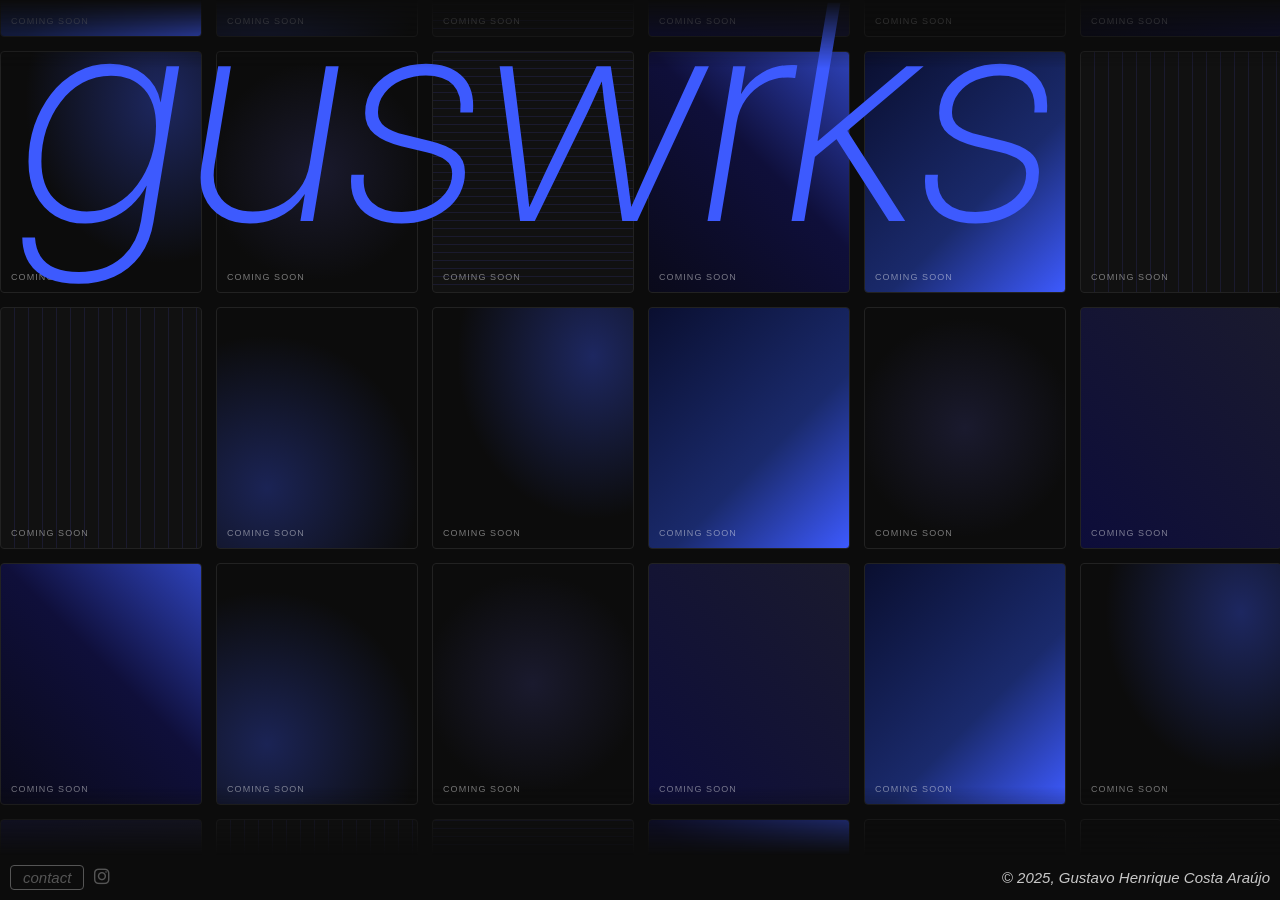
<file: index.html>
<!DOCTYPE html>
<html lang="en">
    <head>
        <meta charset="UTF-8">
        <meta name="viewport" content="width=device-width, initial-scale=1.0, maximum-scale=1.0, user-scalable=no">
        <title>gus</title>
        <link rel="icon" type="image/svg+xml" href="/assets/logos/logo.svg">
        <link rel="stylesheet" type="text/css" href="/assets/stylesheet/index.css">
        <link rel="stylesheet" href="/assets/stylesheet/main.css">
        <link rel="stylesheet" href="https://cdnjs.cloudflare.com/ajax/libs/font-awesome/6.5.1/css/all.min.css">
        <link href="https://fonts.googleapis.com/css2?family=Inter:wght@100;200;300;400&display=swap" rel="stylesheet">
    </head>

    <body class="home">

        <!-- Full-screen mosaic hero; title sits on top -->
        <section class="mosaic-hero" aria-label="Artwork gallery">

            <div class="title" aria-hidden="true">guswrks</div>

            <!-- Row 1 – fastest, scrolls left -->
            <div class="mosaic-row mosaic-row--left mosaic-row--fast">
                <div class="mosaic-tile t1" role="button" tabindex="0"
                     data-title="Untitled I" data-year="2023" data-medium="Mixed Media"
                     data-description="A study of form and negative space, exploring the tension between structure and dissolution.">
                    <div class="mosaic-tile-overlay"><span class="mosaic-tile-name">Untitled I</span></div>
                </div>
                <div class="mosaic-tile t2" role="button" tabindex="0"
                     data-title="Fragment II" data-year="2022" data-medium="Digital"
                     data-description="Exploration of the boundary between digital and analogue processes.">
                    <div class="mosaic-tile-overlay"><span class="mosaic-tile-name">Fragment II</span></div>
                </div>
                <div class="mosaic-tile t3" role="button" tabindex="0"
                     data-title="Echo" data-year="2024" data-medium="Screen Print"
                     data-description="Repetition as a visual language — how a motif transforms with each iteration.">
                    <div class="mosaic-tile-overlay"><span class="mosaic-tile-name">Echo</span></div>
                </div>
                <div class="mosaic-tile t4" role="button" tabindex="0"
                     data-title="Surface Study" data-year="2023" data-medium="Acrylic on Board"
                     data-description="Texture and surface treated as the primary subject of composition.">
                    <div class="mosaic-tile-overlay"><span class="mosaic-tile-name">Surface Study</span></div>
                </div>
                <div class="mosaic-tile t5" role="button" tabindex="0"
                     data-title="Sequence IV" data-year="2024" data-medium="Photography"
                     data-description="Serial documentation of urban structure and the rhythms it creates.">
                    <div class="mosaic-tile-overlay"><span class="mosaic-tile-name">Sequence IV</span></div>
                </div>
                <div class="mosaic-tile t6" role="button" tabindex="0"
                     data-title="Void" data-year="2022" data-medium="Charcoal"
                     data-description="The tension between presence and absence; what remains when form is removed.">
                    <div class="mosaic-tile-overlay"><span class="mosaic-tile-name">Void</span></div>
                </div>
                <div class="mosaic-tile t7" role="button" tabindex="0"
                     data-title="Grid Work" data-year="2023" data-medium="Digital"
                     data-description="Systems and self-imposed rules explored as generators of creative form.">
                    <div class="mosaic-tile-overlay"><span class="mosaic-tile-name">Grid Work</span></div>
                </div>
                <div class="mosaic-tile t8" role="button" tabindex="0"
                     data-title="Archive" data-year="2024" data-medium="Mixed Media"
                     data-description="A meditation on personal memory, collected objects, and the passage of time.">
                    <div class="mosaic-tile-overlay"><span class="mosaic-tile-name">Archive</span></div>
                </div>
                <div class="mosaic-tile tw1" role="button" tabindex="0"
                     data-title="Untitled. Blue" data-year="2024" data-medium="Mixed Media"
                     data-description="An exploration of blue as a spatial and emotional force.">
                    <div class="mosaic-tile-overlay"><span class="mosaic-tile-name">Untitled. Blue</span></div>
                </div>
                <div class="mosaic-tile tw2" role="button" tabindex="0"
                     data-title="Untitled. Silver" data-year="2024" data-medium="Mixed Media"
                     data-description="Metallic surface as a mirror of light and perception.">
                    <div class="mosaic-tile-overlay"><span class="mosaic-tile-name">Untitled. Silver</span></div>
                </div>
                <div class="mosaic-tile tw3" role="button" tabindex="0"
                     data-title="Variation 49" data-year="2024" data-medium="Mixed Media"
                     data-description="One in a series of variations — incremental change as creative method.">
                    <div class="mosaic-tile-overlay"><span class="mosaic-tile-name">Variation 49</span></div>
                </div>
                <!-- duplicate set for seamless loop -->
                <div class="mosaic-tile t1" aria-hidden="true"><div class="mosaic-tile-overlay"><span class="mosaic-tile-name">Untitled I</span></div></div>
                <div class="mosaic-tile t2" aria-hidden="true"><div class="mosaic-tile-overlay"><span class="mosaic-tile-name">Fragment II</span></div></div>
                <div class="mosaic-tile t3" aria-hidden="true"><div class="mosaic-tile-overlay"><span class="mosaic-tile-name">Echo</span></div></div>
                <div class="mosaic-tile t4" aria-hidden="true"><div class="mosaic-tile-overlay"><span class="mosaic-tile-name">Surface Study</span></div></div>
                <div class="mosaic-tile t5" aria-hidden="true"><div class="mosaic-tile-overlay"><span class="mosaic-tile-name">Sequence IV</span></div></div>
                <div class="mosaic-tile t6" aria-hidden="true"><div class="mosaic-tile-overlay"><span class="mosaic-tile-name">Void</span></div></div>
                <div class="mosaic-tile t7" aria-hidden="true"><div class="mosaic-tile-overlay"><span class="mosaic-tile-name">Grid Work</span></div></div>
                <div class="mosaic-tile t8" aria-hidden="true"><div class="mosaic-tile-overlay"><span class="mosaic-tile-name">Archive</span></div></div>
                <div class="mosaic-tile tw1" aria-hidden="true"><div class="mosaic-tile-overlay"><span class="mosaic-tile-name">Untitled. Blue</span></div></div>
                <div class="mosaic-tile tw2" aria-hidden="true"><div class="mosaic-tile-overlay"><span class="mosaic-tile-name">Untitled. Silver</span></div></div>
                <div class="mosaic-tile tw3" aria-hidden="true"><div class="mosaic-tile-overlay"><span class="mosaic-tile-name">Variation 49</span></div></div>
            </div>

            <!-- Row 2 – medium, scrolls right -->
            <div class="mosaic-row mosaic-row--right mosaic-row--medium">
                <div class="mosaic-tile t5" role="button" tabindex="0"
                     data-title="Sequence IV" data-year="2024" data-medium="Photography"
                     data-description="Serial documentation of urban structure and the rhythms it creates.">
                    <div class="mosaic-tile-overlay"><span class="mosaic-tile-name">Sequence IV</span></div>
                </div>
                <div class="mosaic-tile t8" role="button" tabindex="0"
                     data-title="Archive" data-year="2024" data-medium="Mixed Media"
                     data-description="A meditation on personal memory, collected objects, and the passage of time.">
                    <div class="mosaic-tile-overlay"><span class="mosaic-tile-name">Archive</span></div>
                </div>
                <div class="mosaic-tile t3" role="button" tabindex="0"
                     data-title="Echo" data-year="2024" data-medium="Screen Print"
                     data-description="Repetition as a visual language — how a motif transforms with each iteration.">
                    <div class="mosaic-tile-overlay"><span class="mosaic-tile-name">Echo</span></div>
                </div>
                <div class="mosaic-tile t6" role="button" tabindex="0"
                     data-title="Void" data-year="2022" data-medium="Charcoal"
                     data-description="The tension between presence and absence; what remains when form is removed.">
                    <div class="mosaic-tile-overlay"><span class="mosaic-tile-name">Void</span></div>
                </div>
                <div class="mosaic-tile t1" role="button" tabindex="0"
                     data-title="Untitled I" data-year="2023" data-medium="Mixed Media"
                     data-description="A study of form and negative space, exploring the tension between structure and dissolution.">
                    <div class="mosaic-tile-overlay"><span class="mosaic-tile-name">Untitled I</span></div>
                </div>
                <div class="mosaic-tile t7" role="button" tabindex="0"
                     data-title="Grid Work" data-year="2023" data-medium="Digital"
                     data-description="Systems and self-imposed rules explored as generators of creative form.">
                    <div class="mosaic-tile-overlay"><span class="mosaic-tile-name">Grid Work</span></div>
                </div>
                <div class="mosaic-tile t2" role="button" tabindex="0"
                     data-title="Fragment II" data-year="2022" data-medium="Digital"
                     data-description="Exploration of the boundary between digital and analogue processes.">
                    <div class="mosaic-tile-overlay"><span class="mosaic-tile-name">Fragment II</span></div>
                </div>
                <div class="mosaic-tile t4" role="button" tabindex="0"
                     data-title="Surface Study" data-year="2023" data-medium="Acrylic on Board"
                     data-description="Texture and surface treated as the primary subject of composition.">
                    <div class="mosaic-tile-overlay"><span class="mosaic-tile-name">Surface Study</span></div>
                </div>
                <div class="mosaic-tile tw2" role="button" tabindex="0"
                     data-title="Untitled. Silver" data-year="2024" data-medium="Mixed Media"
                     data-description="Metallic surface as a mirror of light and perception.">
                    <div class="mosaic-tile-overlay"><span class="mosaic-tile-name">Untitled. Silver</span></div>
                </div>
                <div class="mosaic-tile tw3" role="button" tabindex="0"
                     data-title="Variation 49" data-year="2024" data-medium="Mixed Media"
                     data-description="One in a series of variations — incremental change as creative method.">
                    <div class="mosaic-tile-overlay"><span class="mosaic-tile-name">Variation 49</span></div>
                </div>
                <div class="mosaic-tile tw1" role="button" tabindex="0"
                     data-title="Untitled. Blue" data-year="2024" data-medium="Mixed Media"
                     data-description="An exploration of blue as a spatial and emotional force.">
                    <div class="mosaic-tile-overlay"><span class="mosaic-tile-name">Untitled. Blue</span></div>
                </div>
                <!-- duplicate set -->
                <div class="mosaic-tile t5" aria-hidden="true"><div class="mosaic-tile-overlay"><span class="mosaic-tile-name">Sequence IV</span></div></div>
                <div class="mosaic-tile t8" aria-hidden="true"><div class="mosaic-tile-overlay"><span class="mosaic-tile-name">Archive</span></div></div>
                <div class="mosaic-tile t3" aria-hidden="true"><div class="mosaic-tile-overlay"><span class="mosaic-tile-name">Echo</span></div></div>
                <div class="mosaic-tile t6" aria-hidden="true"><div class="mosaic-tile-overlay"><span class="mosaic-tile-name">Void</span></div></div>
                <div class="mosaic-tile t1" aria-hidden="true"><div class="mosaic-tile-overlay"><span class="mosaic-tile-name">Untitled I</span></div></div>
                <div class="mosaic-tile t7" aria-hidden="true"><div class="mosaic-tile-overlay"><span class="mosaic-tile-name">Grid Work</span></div></div>
                <div class="mosaic-tile t2" aria-hidden="true"><div class="mosaic-tile-overlay"><span class="mosaic-tile-name">Fragment II</span></div></div>
                <div class="mosaic-tile t4" aria-hidden="true"><div class="mosaic-tile-overlay"><span class="mosaic-tile-name">Surface Study</span></div></div>
                <div class="mosaic-tile tw2" aria-hidden="true"><div class="mosaic-tile-overlay"><span class="mosaic-tile-name">Untitled. Silver</span></div></div>
                <div class="mosaic-tile tw3" aria-hidden="true"><div class="mosaic-tile-overlay"><span class="mosaic-tile-name">Variation 49</span></div></div>
                <div class="mosaic-tile tw1" aria-hidden="true"><div class="mosaic-tile-overlay"><span class="mosaic-tile-name">Untitled. Blue</span></div></div>
            </div>

            <!-- Row 3 – slowest, scrolls left -->
            <div class="mosaic-row mosaic-row--left mosaic-row--slow">
                <div class="mosaic-tile t7" role="button" tabindex="0"
                     data-title="Grid Work" data-year="2023" data-medium="Digital"
                     data-description="Systems and self-imposed rules explored as generators of creative form.">
                    <div class="mosaic-tile-overlay"><span class="mosaic-tile-name">Grid Work</span></div>
                </div>
                <div class="mosaic-tile t2" role="button" tabindex="0"
                     data-title="Fragment II" data-year="2022" data-medium="Digital"
                     data-description="Exploration of the boundary between digital and analogue processes.">
                    <div class="mosaic-tile-overlay"><span class="mosaic-tile-name">Fragment II</span></div>
                </div>
                <div class="mosaic-tile t5" role="button" tabindex="0"
                     data-title="Sequence IV" data-year="2024" data-medium="Photography"
                     data-description="Serial documentation of urban structure and the rhythms it creates.">
                    <div class="mosaic-tile-overlay"><span class="mosaic-tile-name">Sequence IV</span></div>
                </div>
                <div class="mosaic-tile t1" role="button" tabindex="0"
                     data-title="Untitled I" data-year="2023" data-medium="Mixed Media"
                     data-description="A study of form and negative space, exploring the tension between structure and dissolution.">
                    <div class="mosaic-tile-overlay"><span class="mosaic-tile-name">Untitled I</span></div>
                </div>
                <div class="mosaic-tile t8" role="button" tabindex="0"
                     data-title="Archive" data-year="2024" data-medium="Mixed Media"
                     data-description="A meditation on personal memory, collected objects, and the passage of time.">
                    <div class="mosaic-tile-overlay"><span class="mosaic-tile-name">Archive</span></div>
                </div>
                <div class="mosaic-tile t4" role="button" tabindex="0"
                     data-title="Surface Study" data-year="2023" data-medium="Acrylic on Board"
                     data-description="Texture and surface treated as the primary subject of composition.">
                    <div class="mosaic-tile-overlay"><span class="mosaic-tile-name">Surface Study</span></div>
                </div>
                <div class="mosaic-tile t6" role="button" tabindex="0"
                     data-title="Void" data-year="2022" data-medium="Charcoal"
                     data-description="The tension between presence and absence; what remains when form is removed.">
                    <div class="mosaic-tile-overlay"><span class="mosaic-tile-name">Void</span></div>
                </div>
                <div class="mosaic-tile t3" role="button" tabindex="0"
                     data-title="Echo" data-year="2024" data-medium="Screen Print"
                     data-description="Repetition as a visual language — how a motif transforms with each iteration.">
                    <div class="mosaic-tile-overlay"><span class="mosaic-tile-name">Echo</span></div>
                </div>
                <div class="mosaic-tile tw3" role="button" tabindex="0"
                     data-title="Variation 49" data-year="2024" data-medium="Mixed Media"
                     data-description="One in a series of variations — incremental change as creative method.">
                    <div class="mosaic-tile-overlay"><span class="mosaic-tile-name">Variation 49</span></div>
                </div>
                <div class="mosaic-tile tw1" role="button" tabindex="0"
                     data-title="Untitled. Blue" data-year="2024" data-medium="Mixed Media"
                     data-description="An exploration of blue as a spatial and emotional force.">
                    <div class="mosaic-tile-overlay"><span class="mosaic-tile-name">Untitled. Blue</span></div>
                </div>
                <div class="mosaic-tile tw2" role="button" tabindex="0"
                     data-title="Untitled. Silver" data-year="2024" data-medium="Mixed Media"
                     data-description="Metallic surface as a mirror of light and perception.">
                    <div class="mosaic-tile-overlay"><span class="mosaic-tile-name">Untitled. Silver</span></div>
                </div>
                <!-- duplicate set -->
                <div class="mosaic-tile t7" aria-hidden="true"><div class="mosaic-tile-overlay"><span class="mosaic-tile-name">Grid Work</span></div></div>
                <div class="mosaic-tile t2" aria-hidden="true"><div class="mosaic-tile-overlay"><span class="mosaic-tile-name">Fragment II</span></div></div>
                <div class="mosaic-tile t5" aria-hidden="true"><div class="mosaic-tile-overlay"><span class="mosaic-tile-name">Sequence IV</span></div></div>
                <div class="mosaic-tile t1" aria-hidden="true"><div class="mosaic-tile-overlay"><span class="mosaic-tile-name">Untitled I</span></div></div>
                <div class="mosaic-tile t8" aria-hidden="true"><div class="mosaic-tile-overlay"><span class="mosaic-tile-name">Archive</span></div></div>
                <div class="mosaic-tile t4" aria-hidden="true"><div class="mosaic-tile-overlay"><span class="mosaic-tile-name">Surface Study</span></div></div>
                <div class="mosaic-tile t6" aria-hidden="true"><div class="mosaic-tile-overlay"><span class="mosaic-tile-name">Void</span></div></div>
                <div class="mosaic-tile t3" aria-hidden="true"><div class="mosaic-tile-overlay"><span class="mosaic-tile-name">Echo</span></div></div>
                <div class="mosaic-tile tw3" aria-hidden="true"><div class="mosaic-tile-overlay"><span class="mosaic-tile-name">Variation 49</span></div></div>
                <div class="mosaic-tile tw1" aria-hidden="true"><div class="mosaic-tile-overlay"><span class="mosaic-tile-name">Untitled. Blue</span></div></div>
                <div class="mosaic-tile tw2" aria-hidden="true"><div class="mosaic-tile-overlay"><span class="mosaic-tile-name">Untitled. Silver</span></div></div>
            </div>

            <!-- Row 4 – fast-right -->
            <div class="mosaic-row mosaic-row--right mosaic-row--fast2">
                <div class="mosaic-tile t6" role="button" tabindex="0"
                     data-title="Void" data-year="2022" data-medium="Charcoal"
                     data-description="The tension between presence and absence; what remains when form is removed.">
                    <div class="mosaic-tile-overlay"><span class="mosaic-tile-name">Void</span></div>
                </div>
                <div class="mosaic-tile t2" role="button" tabindex="0"
                     data-title="Fragment II" data-year="2022" data-medium="Digital"
                     data-description="Exploration of the boundary between digital and analogue processes.">
                    <div class="mosaic-tile-overlay"><span class="mosaic-tile-name">Fragment II</span></div>
                </div>
                <div class="mosaic-tile t8" role="button" tabindex="0"
                     data-title="Archive" data-year="2024" data-medium="Mixed Media"
                     data-description="A meditation on personal memory, collected objects, and the passage of time.">
                    <div class="mosaic-tile-overlay"><span class="mosaic-tile-name">Archive</span></div>
                </div>
                <div class="mosaic-tile t4" role="button" tabindex="0"
                     data-title="Surface Study" data-year="2023" data-medium="Acrylic on Board"
                     data-description="Texture and surface treated as the primary subject of composition.">
                    <div class="mosaic-tile-overlay"><span class="mosaic-tile-name">Surface Study</span></div>
                </div>
                <div class="mosaic-tile t1" role="button" tabindex="0"
                     data-title="Untitled I" data-year="2023" data-medium="Mixed Media"
                     data-description="A study of form and negative space, exploring the tension between structure and dissolution.">
                    <div class="mosaic-tile-overlay"><span class="mosaic-tile-name">Untitled I</span></div>
                </div>
                <div class="mosaic-tile t5" role="button" tabindex="0"
                     data-title="Sequence IV" data-year="2024" data-medium="Photography"
                     data-description="Serial documentation of urban structure and the rhythms it creates.">
                    <div class="mosaic-tile-overlay"><span class="mosaic-tile-name">Sequence IV</span></div>
                </div>
                <div class="mosaic-tile t3" role="button" tabindex="0"
                     data-title="Echo" data-year="2024" data-medium="Screen Print"
                     data-description="Repetition as a visual language — how a motif transforms with each iteration.">
                    <div class="mosaic-tile-overlay"><span class="mosaic-tile-name">Echo</span></div>
                </div>
                <div class="mosaic-tile t7" role="button" tabindex="0"
                     data-title="Grid Work" data-year="2023" data-medium="Digital"
                     data-description="Systems and self-imposed rules explored as generators of creative form.">
                    <div class="mosaic-tile-overlay"><span class="mosaic-tile-name">Grid Work</span></div>
                </div>
                <div class="mosaic-tile tw1" role="button" tabindex="0"
                     data-title="Untitled. Blue" data-year="2024" data-medium="Mixed Media"
                     data-description="An exploration of blue as a spatial and emotional force.">
                    <div class="mosaic-tile-overlay"><span class="mosaic-tile-name">Untitled. Blue</span></div>
                </div>
                <div class="mosaic-tile tw2" role="button" tabindex="0"
                     data-title="Untitled. Silver" data-year="2024" data-medium="Mixed Media"
                     data-description="Metallic surface as a mirror of light and perception.">
                    <div class="mosaic-tile-overlay"><span class="mosaic-tile-name">Untitled. Silver</span></div>
                </div>
                <div class="mosaic-tile tw3" role="button" tabindex="0"
                     data-title="Variation 49" data-year="2024" data-medium="Mixed Media"
                     data-description="One in a series of variations — incremental change as creative method.">
                    <div class="mosaic-tile-overlay"><span class="mosaic-tile-name">Variation 49</span></div>
                </div>
                <!-- duplicate set for seamless loop -->
                <div class="mosaic-tile t6" aria-hidden="true"><div class="mosaic-tile-overlay"><span class="mosaic-tile-name">Void</span></div></div>
                <div class="mosaic-tile t2" aria-hidden="true"><div class="mosaic-tile-overlay"><span class="mosaic-tile-name">Fragment II</span></div></div>
                <div class="mosaic-tile t8" aria-hidden="true"><div class="mosaic-tile-overlay"><span class="mosaic-tile-name">Archive</span></div></div>
                <div class="mosaic-tile t4" aria-hidden="true"><div class="mosaic-tile-overlay"><span class="mosaic-tile-name">Surface Study</span></div></div>
                <div class="mosaic-tile t1" aria-hidden="true"><div class="mosaic-tile-overlay"><span class="mosaic-tile-name">Untitled I</span></div></div>
                <div class="mosaic-tile t5" aria-hidden="true"><div class="mosaic-tile-overlay"><span class="mosaic-tile-name">Sequence IV</span></div></div>
                <div class="mosaic-tile t3" aria-hidden="true"><div class="mosaic-tile-overlay"><span class="mosaic-tile-name">Echo</span></div></div>
                <div class="mosaic-tile t7" aria-hidden="true"><div class="mosaic-tile-overlay"><span class="mosaic-tile-name">Grid Work</span></div></div>
                <div class="mosaic-tile tw1" aria-hidden="true"><div class="mosaic-tile-overlay"><span class="mosaic-tile-name">Untitled. Blue</span></div></div>
                <div class="mosaic-tile tw2" aria-hidden="true"><div class="mosaic-tile-overlay"><span class="mosaic-tile-name">Untitled. Silver</span></div></div>
                <div class="mosaic-tile tw3" aria-hidden="true"><div class="mosaic-tile-overlay"><span class="mosaic-tile-name">Variation 49</span></div></div>
            </div>

            <!-- Row 5 – slowest-left -->
            <div class="mosaic-row mosaic-row--left mosaic-row--slow2">
                <div class="mosaic-tile t4" role="button" tabindex="0"
                     data-title="Surface Study" data-year="2023" data-medium="Acrylic on Board"
                     data-description="Texture and surface treated as the primary subject of composition.">
                    <div class="mosaic-tile-overlay"><span class="mosaic-tile-name">Surface Study</span></div>
                </div>
                <div class="mosaic-tile t7" role="button" tabindex="0"
                     data-title="Grid Work" data-year="2023" data-medium="Digital"
                     data-description="Systems and self-imposed rules explored as generators of creative form.">
                    <div class="mosaic-tile-overlay"><span class="mosaic-tile-name">Grid Work</span></div>
                </div>
                <div class="mosaic-tile t3" role="button" tabindex="0"
                     data-title="Echo" data-year="2024" data-medium="Screen Print"
                     data-description="Repetition as a visual language — how a motif transforms with each iteration.">
                    <div class="mosaic-tile-overlay"><span class="mosaic-tile-name">Echo</span></div>
                </div>
                <div class="mosaic-tile t6" role="button" tabindex="0"
                     data-title="Void" data-year="2022" data-medium="Charcoal"
                     data-description="The tension between presence and absence; what remains when form is removed.">
                    <div class="mosaic-tile-overlay"><span class="mosaic-tile-name">Void</span></div>
                </div>
                <div class="mosaic-tile t2" role="button" tabindex="0"
                     data-title="Fragment II" data-year="2022" data-medium="Digital"
                     data-description="Exploration of the boundary between digital and analogue processes.">
                    <div class="mosaic-tile-overlay"><span class="mosaic-tile-name">Fragment II</span></div>
                </div>
                <div class="mosaic-tile t8" role="button" tabindex="0"
                     data-title="Archive" data-year="2024" data-medium="Mixed Media"
                     data-description="A meditation on personal memory, collected objects, and the passage of time.">
                    <div class="mosaic-tile-overlay"><span class="mosaic-tile-name">Archive</span></div>
                </div>
                <div class="mosaic-tile t5" role="button" tabindex="0"
                     data-title="Sequence IV" data-year="2024" data-medium="Photography"
                     data-description="Serial documentation of urban structure and the rhythms it creates.">
                    <div class="mosaic-tile-overlay"><span class="mosaic-tile-name">Sequence IV</span></div>
                </div>
                <div class="mosaic-tile t1" role="button" tabindex="0"
                     data-title="Untitled I" data-year="2023" data-medium="Mixed Media"
                     data-description="A study of form and negative space, exploring the tension between structure and dissolution.">
                    <div class="mosaic-tile-overlay"><span class="mosaic-tile-name">Untitled I</span></div>
                </div>
                <div class="mosaic-tile tw1" role="button" tabindex="0"
                     data-title="Untitled. Blue" data-year="2024" data-medium="Mixed Media"
                     data-description="An exploration of blue as a spatial and emotional force.">
                    <div class="mosaic-tile-overlay"><span class="mosaic-tile-name">Untitled. Blue</span></div>
                </div>
                <div class="mosaic-tile tw3" role="button" tabindex="0"
                     data-title="Variation 49" data-year="2024" data-medium="Mixed Media"
                     data-description="One in a series of variations — incremental change as creative method.">
                    <div class="mosaic-tile-overlay"><span class="mosaic-tile-name">Variation 49</span></div>
                </div>
                <div class="mosaic-tile tw2" role="button" tabindex="0"
                     data-title="Untitled. Silver" data-year="2024" data-medium="Mixed Media"
                     data-description="Metallic surface as a mirror of light and perception.">
                    <div class="mosaic-tile-overlay"><span class="mosaic-tile-name">Untitled. Silver</span></div>
                </div>
                <!-- duplicate set for seamless loop -->
                <div class="mosaic-tile t4" aria-hidden="true"><div class="mosaic-tile-overlay"><span class="mosaic-tile-name">Surface Study</span></div></div>
                <div class="mosaic-tile t7" aria-hidden="true"><div class="mosaic-tile-overlay"><span class="mosaic-tile-name">Grid Work</span></div></div>
                <div class="mosaic-tile t3" aria-hidden="true"><div class="mosaic-tile-overlay"><span class="mosaic-tile-name">Echo</span></div></div>
                <div class="mosaic-tile t6" aria-hidden="true"><div class="mosaic-tile-overlay"><span class="mosaic-tile-name">Void</span></div></div>
                <div class="mosaic-tile t2" aria-hidden="true"><div class="mosaic-tile-overlay"><span class="mosaic-tile-name">Fragment II</span></div></div>
                <div class="mosaic-tile t8" aria-hidden="true"><div class="mosaic-tile-overlay"><span class="mosaic-tile-name">Archive</span></div></div>
                <div class="mosaic-tile t5" aria-hidden="true"><div class="mosaic-tile-overlay"><span class="mosaic-tile-name">Sequence IV</span></div></div>
                <div class="mosaic-tile t1" aria-hidden="true"><div class="mosaic-tile-overlay"><span class="mosaic-tile-name">Untitled I</span></div></div>
                <div class="mosaic-tile tw1" aria-hidden="true"><div class="mosaic-tile-overlay"><span class="mosaic-tile-name">Untitled. Blue</span></div></div>
                <div class="mosaic-tile tw3" aria-hidden="true"><div class="mosaic-tile-overlay"><span class="mosaic-tile-name">Variation 49</span></div></div>
                <div class="mosaic-tile tw2" aria-hidden="true"><div class="mosaic-tile-overlay"><span class="mosaic-tile-name">Untitled. Silver</span></div></div>
            </div>

        </section>

        <!-- Piece info modal (terminal-window style) -->
        <div class="modal-overlay" id="pieceModal" hidden>
            <div class="terminal-window modal-window" role="dialog" aria-modal="true" aria-labelledby="modalTitleBar">
                <div class="terminal-header">
                    <button class="terminal-btn btn-red modal-close" id="modalClose" aria-label="Close"></button>
                    <span class="terminal-btn btn-yellow"></span>
                    <span class="terminal-btn btn-green"></span>
                    <span class="terminal-title-bar" id="modalTitleBar">piece info</span>
                </div>
                <!-- Artwork preview: shows the tile's background image/gradient -->
                <div class="modal-artwork" id="modalArtwork"></div>
                <div class="terminal-body">
                    <div class="content" id="modalContent"></div>
                </div>
            </div>
        </div>

        <!-- Contact form modal -->
        <div class="modal-overlay" id="contactModal" hidden>
            <div class="terminal-window modal-window" role="dialog" aria-modal="true" aria-labelledby="contactTitleBar">
                <div class="terminal-header">
                    <button class="terminal-btn btn-red modal-close" id="contactClose" aria-label="Close"></button>
                    <span class="terminal-btn btn-yellow"></span>
                    <span class="terminal-btn btn-green"></span>
                    <span class="terminal-title-bar" id="contactTitleBar">gustavoworks.com — contact</span>
                </div>
                <div class="terminal-body">
                    <div class="content">
                        <form class="contact-form" action="https://api.web3forms.com/submit" method="POST">
                            <input type="hidden" name="access_key" value="ddfe666a-04d1-4c99-91da-c4b33050136f">
                            <input type="hidden" name="subject" value="New message from gustavoworks.com">
                            <input type="hidden" name="redirect" value="false">
                            <div class="form-group">
                                <input class="contact-input" type="text" name="name" placeholder="your name" autocomplete="name" required>
                            </div>
                            <div class="form-group">
                                <input class="contact-input" type="email" name="email" placeholder="your email" autocomplete="email" required>
                            </div>
                            <div class="form-group">
                                <textarea class="contact-textarea" name="message" placeholder="message" autocomplete="off" required></textarea>
                            </div>
                            <button class="contact-button" type="submit">
                                <span class="button-text">send_message</span>
                                <span class="button-arrow">→</span>
                            </button>
                        </form>
                    </div>
                </div>
            </div>
        </div>

        <footer class="footer">
            <div class="footer-content">
                <p>© 2025, Gustavo Henrique Costa Araújo</p>
                <div class="social-links">
                    <button class="footer-contact-btn" id="contactBtn">contact</button>
                    <a href="https://www.instagram.com/____gusworks____" target="_blank" class="social-icon">
                        <i class="fab fa-instagram"></i>
                    </a>
                </div>
            </div>
        </footer>

        <script>
            (function () {
                /* ── Piece modal ── */
                var pieceModal  = document.getElementById('pieceModal');
                var modalContent = document.getElementById('modalContent');
                var modalTitleBar = document.getElementById('modalTitleBar');
                var modalArtwork  = document.getElementById('modalArtwork');
                var modalClose    = document.getElementById('modalClose');

                /* ── Contact modal ── */
                var contactModal = document.getElementById('contactModal');
                var contactClose = document.getElementById('contactClose');
                var contactBtn   = document.getElementById('contactBtn');

                function openPieceModal(tile) {
                    var title       = tile.dataset.title       || '';
                    var year        = tile.dataset.year        || '';
                    var medium      = tile.dataset.medium      || '';
                    var description = tile.dataset.description || '';
                    var slug        = title.toLowerCase().replace(/\s+/g, '-');

                    /* Copy the tile's visual into the preview strip */
                    var s = window.getComputedStyle(tile);
                    modalArtwork.style.backgroundImage    = s.backgroundImage;
                    modalArtwork.style.backgroundColor   = s.backgroundColor;

                    modalTitleBar.textContent = title;
                    modalContent.innerHTML =
                        '<div class="prompt-line">' +
                            '<span class="prompt" aria-hidden="true">$</span>' +
                            '<span class="cmd">open ' + slug + '</span>' +
                        '</div>' +
                        '<p class="output">&gt; <strong>' + title + '</strong>, ' + year + '</p>' +
                        '<p class="output">&gt; Medium: ' + medium + '</p>' +
                        '<br>' +
                        '<p class="output">' + description + '<span class="cursor" aria-hidden="true"></span></p>';

                    pieceModal.hidden = false;
                    modalClose.focus();
                }

                /*
                 * For duplicate (aria-hidden) tiles that have no data-title,
                 * find the matching original tile in the document by t-class.
                 * All tiles sharing a class (t1–t8) carry the same artwork data.
                 */
                function sourceTile(tile) {
                    if (tile.dataset.title) return tile;
                    var cls = Array.from(tile.classList).find(function (c) { return /^t\d+$/.test(c); });
                    return cls ? document.querySelector('.mosaic-tile.' + cls + '[data-title]') : null;
                }

                /*
                 * Reliable tap handler for animated (moving) tiles.
                 * Uses setPointerCapture so pointerup always fires on the tile
                 * even if it has scrolled away by the time the finger lifts.
                 * Cancels if the pointer moves > 12 px (the user is scrolling).
                 */
                function attachTileTap(tile) {
                    var startX, startY, cancelled;

                    tile.addEventListener('pointerdown', function (e) {
                        startX    = e.clientX;
                        startY    = e.clientY;
                        cancelled = false;
                        try { tile.setPointerCapture(e.pointerId); } catch (err) { /* ignore: pointerId may already be invalid */ }
                        tile.classList.add('js-active');
                    });

                    tile.addEventListener('pointermove', function (e) {
                        if (cancelled) return;
                        if (Math.abs(e.clientX - startX) > 12 ||
                            Math.abs(e.clientY - startY) > 12) {
                            cancelled = true;
                            tile.classList.remove('js-active');
                            try { tile.releasePointerCapture(e.pointerId); } catch (err) { /* ignore: capture may have already been released */ }
                        }
                    });

                    tile.addEventListener('pointerup', function (e) {
                        tile.classList.remove('js-active');
                        if (!cancelled) {
                            var src = sourceTile(tile);
                            if (src) openPieceModal(src);
                        }
                    });

                    tile.addEventListener('pointercancel', function () {
                        cancelled = true;
                        tile.classList.remove('js-active');
                    });

                    tile.addEventListener('keydown', function (e) {
                        if (e.key === 'Enter' || e.key === ' ') {
                            e.preventDefault();
                            var src = sourceTile(tile);
                            if (src) openPieceModal(src);
                        }
                    });
                }

                document.querySelectorAll('.mosaic-tile').forEach(attachTileTap);

                /* Close piece modal */
                modalClose.addEventListener('click', function () { pieceModal.hidden = true; });
                pieceModal.addEventListener('click', function (e) {
                    if (e.target === pieceModal) pieceModal.hidden = true;
                });

                /* Open / close contact modal */
                contactBtn.addEventListener('click', function () {
                    contactModal.hidden = false;
                    contactClose.focus();
                });
                contactClose.addEventListener('click', function () { contactModal.hidden = true; });
                contactModal.addEventListener('click', function (e) {
                    if (e.target === contactModal) contactModal.hidden = true;
                });

                /* Escape closes whichever modal is open */
                document.addEventListener('keydown', function (e) {
                    if (e.key === 'Escape') {
                        pieceModal.hidden    = true;
                        contactModal.hidden  = true;
                    }
                });
            })();
        </script>

    </body>
</html>
</file>
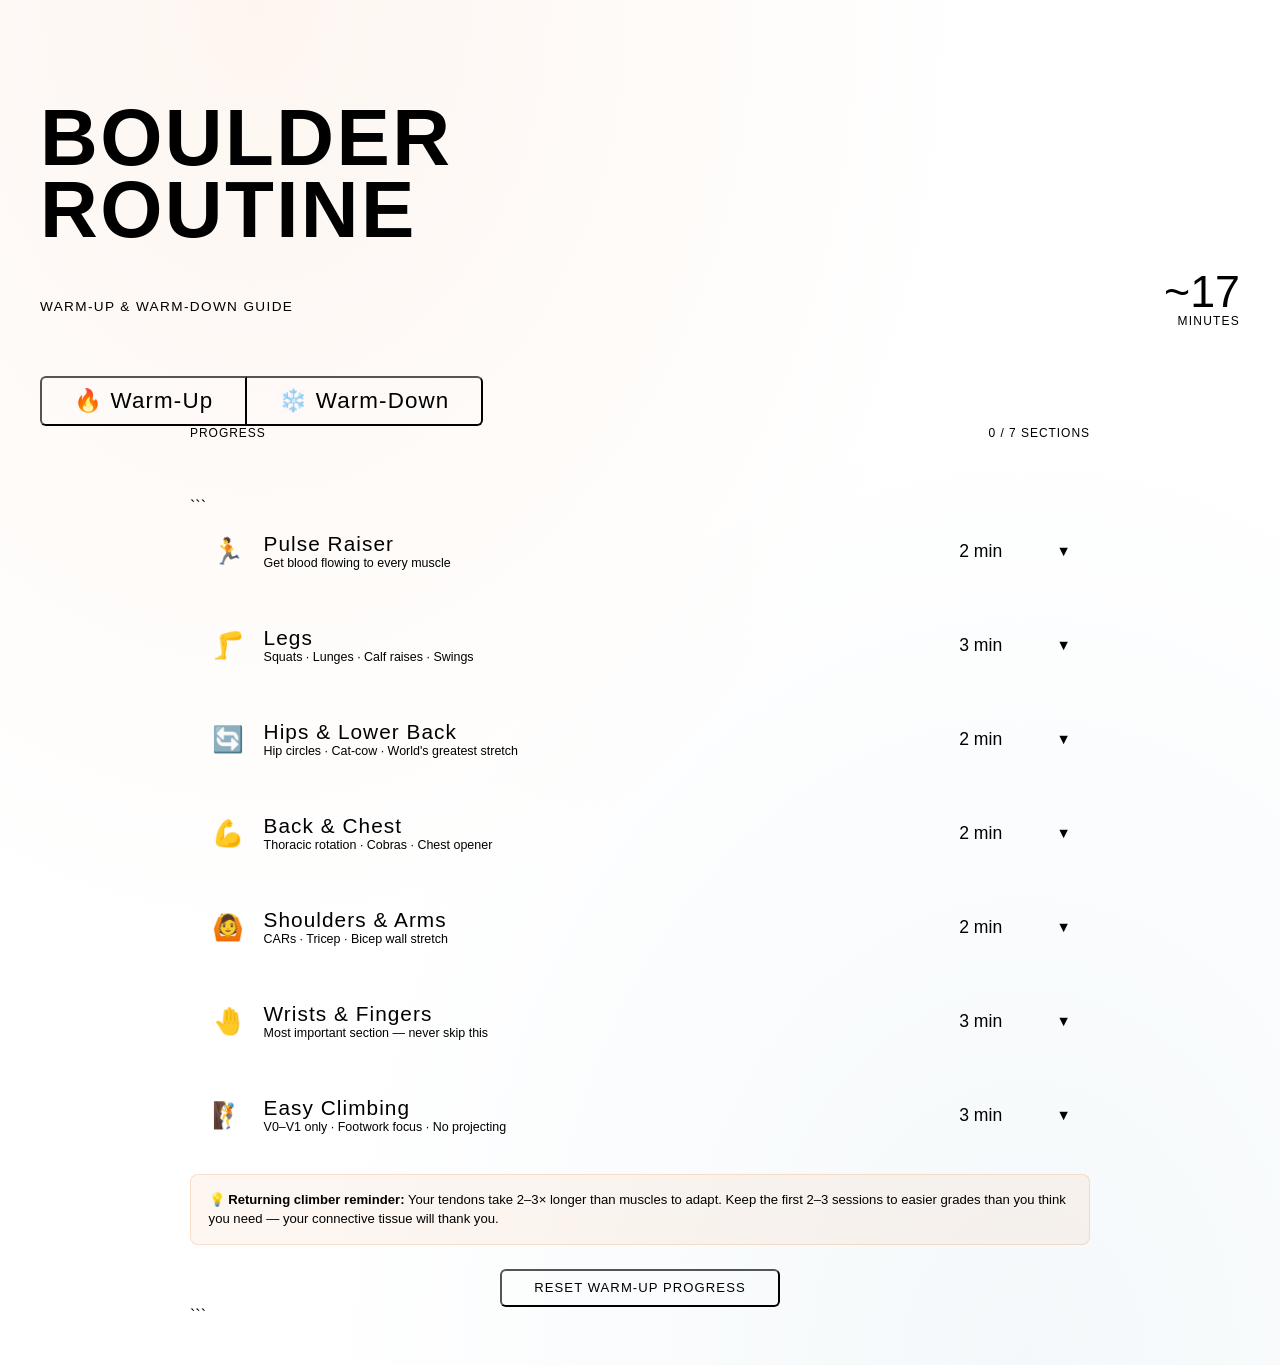
<file: bouldering.html>
<!DOCTYPE html>

<html lang="en">
<head>
<meta charset="UTF-8" />
<meta name="viewport" content="width=device-width, initial-scale=1.0" />
<title>Boulder Routine</title>
<link href="https://fonts.googleapis.com/css2?family=Bebas+Neue&family=DM+Sans:wght@300;400;500;600&display=swap" rel="stylesheet" />
<style>
  :root {
    --bg: #0f0e0d;
    --surface: #1a1816;
    --surface2: #222018;
    --border: #2e2b26;
    --accent: #e87c2e;
    --accent2: #f0a050;
    --text: #e8e0d4;
    --muted: #7a7268;
    --warm: #c9531a;
    --cool: #2e7da6;
    --green: #4a9c5c;
  }

- { box-sizing: border-box; margin: 0; padding: 0; }

body {
background: var(–bg);
color: var(–text);
font-family: ‘DM Sans’, sans-serif;
min-height: 100vh;
background-image:
radial-gradient(ellipse at 20% 0%, rgba(232,124,46,0.07) 0%, transparent 50%),
radial-gradient(ellipse at 80% 100%, rgba(46,125,166,0.05) 0%, transparent 50%);
}

header {
padding: 2.5rem 2rem 1.5rem;
border-bottom: 1px solid var(–border);
display: flex;
align-items: flex-end;
gap: 1.5rem;
flex-wrap: wrap;
}

.logo-block h1 {
font-family: ‘Bebas Neue’, sans-serif;
font-size: clamp(2.8rem, 8vw, 5rem);
letter-spacing: 0.03em;
line-height: 0.9;
color: var(–text);
}

.logo-block h1 span {
color: var(–accent);
}

.logo-block p {
color: var(–muted);
font-size: 0.85rem;
font-weight: 300;
letter-spacing: 0.1em;
text-transform: uppercase;
margin-top: 0.4rem;
}

.total-time {
margin-left: auto;
text-align: right;
}

.total-time .num {
font-family: ‘Bebas Neue’, sans-serif;
font-size: 2.8rem;
color: var(–accent);
line-height: 1;
}

.total-time .label {
font-size: 0.75rem;
color: var(–muted);
text-transform: uppercase;
letter-spacing: 0.1em;
}

/* TABS */
.tabs {
display: flex;
gap: 0;
padding: 1.5rem 2rem 0;
}

.tab-btn {
font-family: ‘Bebas Neue’, sans-serif;
font-size: 1.4rem;
letter-spacing: 0.05em;
padding: 0.6rem 2rem;
border: 1px solid var(–border);
background: none;
color: var(–muted);
cursor: pointer;
transition: all 0.2s;
position: relative;
}

.tab-btn:first-child { border-radius: 6px 0 0 6px; }
.tab-btn:last-child { border-radius: 0 6px 6px 0; border-left: none; }

.tab-btn.active {
background: var(–accent);
color: var(–bg);
border-color: var(–accent);
z-index: 1;
}

.tab-btn:not(.active):hover {
color: var(–text);
border-color: var(–muted);
}

/* MAIN CONTENT */
.content {
padding: 2rem;
max-width: 900px;
margin: 0 auto;
}

.phase { display: none; }
.phase.active { display: block; }

/* SECTION */
.section {
margin-bottom: 1.5rem;
border: 1px solid var(–border);
border-radius: 10px;
overflow: hidden;
background: var(–surface);
transition: border-color 0.2s;
}

.section.completed { border-color: var(–green); opacity: 0.7; }

.section-header {
display: flex;
align-items: center;
gap: 1rem;
padding: 1rem 1.2rem;
cursor: pointer;
user-select: none;
border-bottom: 1px solid var(–border);
transition: background 0.15s;
}

.section-header:hover { background: var(–surface2); }

.section-icon {
font-size: 1.6rem;
width: 2.4rem;
text-align: center;
flex-shrink: 0;
}

.section-meta { flex: 1; }

.section-name {
font-family: ‘Bebas Neue’, sans-serif;
font-size: 1.3rem;
letter-spacing: 0.05em;
color: var(–text);
}

.section-sub {
font-size: 0.78rem;
color: var(–muted);
font-weight: 300;
}

.section-time {
font-family: ‘Bebas Neue’, sans-serif;
font-size: 1.1rem;
color: var(–accent);
flex-shrink: 0;
}

.section-check {
width: 1.4rem;
height: 1.4rem;
border: 2px solid var(–border);
border-radius: 50%;
cursor: pointer;
flex-shrink: 0;
transition: all 0.2s;
display: flex;
align-items: center;
justify-content: center;
font-size: 0.7rem;
color: transparent;
}

.section.completed .section-check {
background: var(–green);
border-color: var(–green);
color: white;
}

.chevron {
color: var(–muted);
font-size: 0.9rem;
transition: transform 0.2s;
flex-shrink: 0;
}

.section.open .chevron { transform: rotate(180deg); }

/* EXERCISES */
.exercises {
display: none;
padding: 0.6rem 1.2rem 1rem;
gap: 0.5rem;
flex-direction: column;
}

.section.open .exercises { display: flex; }

.exercise {
display: flex;
gap: 0.8rem;
align-items: flex-start;
padding: 0.7rem 0.8rem;
border-radius: 7px;
background: var(–surface2);
border: 1px solid transparent;
transition: border-color 0.15s;
margin-top: 0.4rem;
}

.exercise:hover { border-color: var(–border); }

.ex-bullet {
width: 6px;
height: 6px;
border-radius: 50%;
background: var(–accent);
flex-shrink: 0;
margin-top: 0.45rem;
}

.ex-content { flex: 1; }

.ex-name {
font-weight: 500;
font-size: 0.9rem;
color: var(–text);
margin-bottom: 0.15rem;
}

.ex-detail {
font-size: 0.78rem;
color: var(–muted);
font-weight: 300;
line-height: 1.4;
}

.ex-badge {
font-family: ‘Bebas Neue’, sans-serif;
font-size: 0.8rem;
letter-spacing: 0.05em;
padding: 0.15rem 0.5rem;
border-radius: 4px;
flex-shrink: 0;
color: var(–bg);
}

.badge-reps { background: var(–accent2); }
.badge-time { background: var(–cool); }
.badge-sets { background: var(–warm); }

/* TIMER BUTTON */
.timer-btn {
display: inline-flex;
align-items: center;
gap: 0.3rem;
margin-top: 0.4rem;
padding: 0.25rem 0.6rem;
border-radius: 4px;
border: 1px solid var(–accent);
background: none;
color: var(–accent);
font-size: 0.75rem;
font-family: ‘DM Sans’, sans-serif;
cursor: pointer;
transition: all 0.15s;
}

.timer-btn:hover { background: var(–accent); color: var(–bg); }
.timer-btn.running { background: var(–accent); color: var(–bg); }

/* CORE TABLE */
.core-table {
width: 100%;
border-collapse: collapse;
font-size: 0.82rem;
margin-top: 0.6rem;
}

.core-table th {
text-align: left;
font-weight: 500;
font-size: 0.72rem;
text-transform: uppercase;
letter-spacing: 0.08em;
color: var(–muted);
padding: 0.4rem 0.6rem;
border-bottom: 1px solid var(–border);
}

.core-table td {
padding: 0.55rem 0.6rem;
border-bottom: 1px solid rgba(46,43,38,0.5);
vertical-align: top;
}

.core-table tr:last-child td { border-bottom: none; }

.core-table .ex-col { color: var(–text); font-weight: 500; }
.core-table .val-col { color: var(–accent2); font-family: ‘Bebas Neue’, sans-serif; font-size: 0.95rem; }
.core-table .target-col { color: var(–muted); font-weight: 300; }

/* PROGRESS */
.progress-bar-wrap {
padding: 0 2rem 1rem;
max-width: 900px;
margin: 0 auto;
}

.progress-label {
display: flex;
justify-content: space-between;
font-size: 0.75rem;
color: var(–muted);
margin-bottom: 0.4rem;
text-transform: uppercase;
letter-spacing: 0.08em;
}

.progress-track {
height: 4px;
background: var(–border);
border-radius: 2px;
overflow: hidden;
}

.progress-fill {
height: 100%;
background: linear-gradient(90deg, var(–accent), var(–accent2));
border-radius: 2px;
transition: width 0.4s ease;
}

/* TIP BOX */
.tip-box {
background: rgba(232,124,46,0.07);
border: 1px solid rgba(232,124,46,0.2);
border-radius: 8px;
padding: 0.9rem 1.1rem;
margin: 1.2rem 0 0;
font-size: 0.82rem;
color: var(–muted);
line-height: 1.5;
}

.tip-box strong { color: var(–accent); }

/* RESET BTN */
.reset-btn {
display: block;
margin: 1.5rem auto 0;
padding: 0.6rem 2rem;
border: 1px solid var(–border);
border-radius: 6px;
background: none;
color: var(–muted);
font-family: ‘DM Sans’, sans-serif;
font-size: 0.82rem;
cursor: pointer;
text-transform: uppercase;
letter-spacing: 0.08em;
transition: all 0.2s;
}

.reset-btn:hover { color: var(–text); border-color: var(–muted); }

/* TIMER OVERLAY */
#timer-overlay {
display: none;
position: fixed;
inset: 0;
background: rgba(0,0,0,0.85);
z-index: 100;
align-items: center;
justify-content: center;
flex-direction: column;
gap: 1rem;
}

#timer-overlay.show { display: flex; }

#timer-label {
font-family: ‘Bebas Neue’, sans-serif;
font-size: 1.4rem;
letter-spacing: 0.1em;
color: var(–muted);
text-transform: uppercase;
text-align: center;
}

#timer-display {
font-family: ‘Bebas Neue’, sans-serif;
font-size: clamp(5rem, 20vw, 9rem);
color: var(–accent);
line-height: 1;
text-align: center;
}

#timer-ring {
position: absolute;
top: 50%;
left: 50%;
transform: translate(-50%, -50%);
pointer-events: none;
}

.timer-center {
position: relative;
display: flex;
align-items: center;
justify-content: center;
flex-direction: column;
gap: 0;
}

#timer-close {
font-family: ‘DM Sans’, sans-serif;
font-size: 0.85rem;
color: var(–muted);
background: none;
border: 1px solid var(–border);
border-radius: 6px;
padding: 0.5rem 1.5rem;
cursor: pointer;
margin-top: 1rem;
transition: all 0.2s;
}

#timer-close:hover { color: var(–text); border-color: var(–muted); }

svg#ring {
width: 220px;
height: 220px;
}

circle.track { fill: none; stroke: var(–border); stroke-width: 6; }
circle.prog { fill: none; stroke: var(–accent); stroke-width: 6; stroke-linecap: round; transition: stroke-dashoffset 1s linear; }
</style>

</head>
<body>

<!-- TIMER OVERLAY -->

<div id="timer-overlay">
  <div id="timer-label">Holding...</div>
  <div class="timer-center">
    <svg id="ring" viewBox="0 0 220 220">
      <circle class="track" cx="110" cy="110" r="100"/>
      <circle class="prog" id="ring-prog" cx="110" cy="110" r="100"
        stroke-dasharray="628.3"
        stroke-dashoffset="0"
        transform="rotate(-90 110 110)"/>
    </svg>
    <div id="timer-display" style="position:absolute;">0:00</div>
  </div>
  <button id="timer-close" onclick="stopTimer()">✕ Stop</button>
</div>

<header>
  <div class="logo-block">
    <h1>BOULDER<br><span>ROUTINE</span></h1>
    <p>Warm-up & Warm-down guide</p>
  </div>
  <div class="total-time">
    <div class="num" id="phase-time">~17</div>
    <div class="label">Minutes</div>
  </div>
</header>

<div class="tabs">
  <button class="tab-btn active" onclick="switchTab('warmup')">🔥 Warm-Up</button>
  <button class="tab-btn" onclick="switchTab('warmdown')">❄️ Warm-Down</button>
</div>

<!-- PROGRESS -->

<div class="progress-bar-wrap">
  <div class="progress-label">
    <span>Progress</span>
    <span id="prog-text">0 / 7 sections</span>
  </div>
  <div class="progress-track">
    <div class="progress-fill" id="prog-fill" style="width:0%"></div>
  </div>
</div>

<div class="content">

  <!-- ====== WARM-UP ====== -->

  <div class="phase active" id="phase-warmup">

```
<!-- 1 Pulse Raiser -->
<div class="section" id="s-wu-1">
  <div class="section-header" onclick="toggleSection('wu-1')">
    <div class="section-icon">🏃</div>
    <div class="section-meta">
      <div class="section-name">Pulse Raiser</div>
      <div class="section-sub">Get blood flowing to every muscle</div>
    </div>
    <div class="section-time">2 min</div>
    <div class="section-check" onclick="event.stopPropagation();toggleDone('wu-1')">✓</div>
    <div class="chevron">▼</div>
  </div>
  <div class="exercises">
    <div class="exercise">
      <div class="ex-bullet"></div>
      <div class="ex-content">
        <div class="ex-name">Jumping Jacks / Light Jog / Skipping</div>
        <div class="ex-detail">Pick one or rotate between them. Don't skip this — cold tendons are injury-prone tendons.</div>
        <button class="timer-btn" onclick="startTimer(120,'Pulse Raiser')">⏱ 2:00</button>
      </div>
      <span class="ex-badge badge-time">2 MIN</span>
    </div>
  </div>
</div>

<!-- 2 Legs -->
<div class="section" id="s-wu-2">
  <div class="section-header" onclick="toggleSection('wu-2')">
    <div class="section-icon">🦵</div>
    <div class="section-meta">
      <div class="section-name">Legs</div>
      <div class="section-sub">Squats · Lunges · Calf raises · Swings</div>
    </div>
    <div class="section-time">3 min</div>
    <div class="section-check" onclick="event.stopPropagation();toggleDone('wu-2')">✓</div>
    <div class="chevron">▼</div>
  </div>
  <div class="exercises">
    <div class="exercise">
      <div class="ex-bullet"></div>
      <div class="ex-content">
        <div class="ex-name">Leg Swings</div>
        <div class="ex-detail">Hold a wall for balance. Forward/back 10x then side-to-side 10x, each leg.</div>
      </div>
      <span class="ex-badge badge-reps">10×2 LEGS</span>
    </div>
    <div class="exercise">
      <div class="ex-bullet"></div>
      <div class="ex-content">
        <div class="ex-name">Bodyweight Squats</div>
        <div class="ex-detail">Slow, full depth, torso upright. Focus on control.</div>
      </div>
      <span class="ex-badge badge-reps">15 REPS</span>
    </div>
    <div class="exercise">
      <div class="ex-bullet"></div>
      <div class="ex-content">
        <div class="ex-name">Walking Lunges</div>
        <div class="ex-detail">10 steps each leg. Keep torso tall, front knee over ankle.</div>
      </div>
      <span class="ex-badge badge-reps">10 EACH</span>
    </div>
    <div class="exercise">
      <div class="ex-bullet"></div>
      <div class="ex-content">
        <div class="ex-name">Calf Raises</div>
        <div class="ex-detail">Slow up, slow down. Useful for precision footwork on small holds.</div>
      </div>
      <span class="ex-badge badge-reps">15 REPS</span>
    </div>
  </div>
</div>

<!-- 3 Hips & Lower Back -->
<div class="section" id="s-wu-3">
  <div class="section-header" onclick="toggleSection('wu-3')">
    <div class="section-icon">🔄</div>
    <div class="section-meta">
      <div class="section-name">Hips & Lower Back</div>
      <div class="section-sub">Hip circles · Cat-cow · World's greatest stretch</div>
    </div>
    <div class="section-time">2 min</div>
    <div class="section-check" onclick="event.stopPropagation();toggleDone('wu-3')">✓</div>
    <div class="chevron">▼</div>
  </div>
  <div class="exercises">
    <div class="exercise">
      <div class="ex-bullet"></div>
      <div class="ex-content">
        <div class="ex-name">Hip Circles</div>
        <div class="ex-detail">Hands on hips, make big slow circles. 10 each direction.</div>
      </div>
      <span class="ex-badge badge-reps">10 EACH WAY</span>
    </div>
    <div class="exercise">
      <div class="ex-bullet"></div>
      <div class="ex-content">
        <div class="ex-name">Cat-Cow</div>
        <div class="ex-detail">On all fours, alternate arching and rounding the spine. Slow and deliberate.</div>
      </div>
      <span class="ex-badge badge-reps">10 REPS</span>
    </div>
    <div class="exercise">
      <div class="ex-bullet"></div>
      <div class="ex-content">
        <div class="ex-name">World's Greatest Stretch</div>
        <div class="ex-detail">Step into a deep lunge, place same-side hand on floor, rotate opposite arm to the sky. This one does a lot — don't rush it.</div>
      </div>
      <span class="ex-badge badge-reps">5 EACH SIDE</span>
    </div>
  </div>
</div>

<!-- 4 Back & Chest -->
<div class="section" id="s-wu-4">
  <div class="section-header" onclick="toggleSection('wu-4')">
    <div class="section-icon">💪</div>
    <div class="section-meta">
      <div class="section-name">Back & Chest</div>
      <div class="section-sub">Thoracic rotation · Cobras · Chest opener</div>
    </div>
    <div class="section-time">2 min</div>
    <div class="section-check" onclick="event.stopPropagation();toggleDone('wu-4')">✓</div>
    <div class="chevron">▼</div>
  </div>
  <div class="exercises">
    <div class="exercise">
      <div class="ex-bullet"></div>
      <div class="ex-content">
        <div class="ex-name">Thoracic Rotations</div>
        <div class="ex-detail">Seated or kneeling, hands behind head, rotate upper body through full range.</div>
      </div>
      <span class="ex-badge badge-reps">10 EACH SIDE</span>
    </div>
    <div class="exercise">
      <div class="ex-bullet"></div>
      <div class="ex-content">
        <div class="ex-name">Wide Arm Swings</div>
        <div class="ex-detail">Cross-body arm swings to open the chest. Swing with control, not momentum.</div>
      </div>
      <span class="ex-badge badge-reps">15 REPS</span>
    </div>
    <div class="exercise">
      <div class="ex-bullet"></div>
      <div class="ex-content">
        <div class="ex-name">Doorframe Chest Stretch</div>
        <div class="ex-detail">Arm at 90°, hand on doorframe, gently turn away. Gentle only — not a max stretch.</div>
        <button class="timer-btn" onclick="startTimer(20,'Chest Stretch — Left')">⏱ 20s each</button>
      </div>
      <span class="ex-badge badge-time">20S EACH</span>
    </div>
    <div class="exercise">
      <div class="ex-bullet"></div>
      <div class="ex-content">
        <div class="ex-name">Prone Cobras</div>
        <div class="ex-detail">Face down, lift chest slightly off the floor, hold 3s. Activates back extensors.</div>
      </div>
      <span class="ex-badge badge-reps">8 REPS</span>
    </div>
  </div>
</div>

<!-- 5 Shoulders & Arms -->
<div class="section" id="s-wu-5">
  <div class="section-header" onclick="toggleSection('wu-5')">
    <div class="section-icon">🙆</div>
    <div class="section-meta">
      <div class="section-name">Shoulders & Arms</div>
      <div class="section-sub">CARs · Tricep · Bicep wall stretch</div>
    </div>
    <div class="section-time">2 min</div>
    <div class="section-check" onclick="event.stopPropagation();toggleDone('wu-5')">✓</div>
    <div class="chevron">▼</div>
  </div>
  <div class="exercises">
    <div class="exercise">
      <div class="ex-bullet"></div>
      <div class="ex-content">
        <div class="ex-name">Shoulder CARs</div>
        <div class="ex-detail">Controlled Articular Rotations — slow, full-range shoulder circles. 5 each direction per arm.</div>
      </div>
      <span class="ex-badge badge-reps">5×2 EACH ARM</span>
    </div>
    <div class="exercise">
      <div class="ex-bullet"></div>
      <div class="ex-content">
        <div class="ex-name">Tricep Overhead Stretch</div>
        <div class="ex-detail">Arm overhead, hand behind neck, gently push elbow back with the other hand.</div>
        <button class="timer-btn" onclick="startTimer(20,'Tricep Stretch')">⏱ 20s each</button>
      </div>
      <span class="ex-badge badge-time">20S EACH</span>
    </div>
    <div class="exercise">
      <div class="ex-bullet"></div>
      <div class="ex-content">
        <div class="ex-name">Bicep Wall Stretch</div>
        <div class="ex-detail">Palm flat on wall, arm straight, gently turn body away.</div>
        <button class="timer-btn" onclick="startTimer(20,'Bicep Wall Stretch')">⏱ 20s each</button>
      </div>
      <span class="ex-badge badge-time">20S EACH</span>
    </div>
  </div>
</div>

<!-- 6 Wrists & Fingers -->
<div class="section" id="s-wu-6">
  <div class="section-header" onclick="toggleSection('wu-6')">
    <div class="section-icon">🤚</div>
    <div class="section-meta">
      <div class="section-name">Wrists & Fingers</div>
      <div class="section-sub">Most important section — never skip this</div>
    </div>
    <div class="section-time">3 min</div>
    <div class="section-check" onclick="event.stopPropagation();toggleDone('wu-6')">✓</div>
    <div class="chevron">▼</div>
  </div>
  <div class="exercises">
    <div class="exercise">
      <div class="ex-bullet"></div>
      <div class="ex-content">
        <div class="ex-name">Wrist CARs</div>
        <div class="ex-detail">Arm extended, slow full circles with the wrist. 5 reps each direction, each hand.</div>
      </div>
      <span class="ex-badge badge-reps">5×2 EACH HAND</span>
    </div>
    <div class="exercise">
      <div class="ex-bullet"></div>
      <div class="ex-content">
        <div class="ex-name">Prayer Stretch</div>
        <div class="ex-detail">Palms together, elbows out. Hold.</div>
        <button class="timer-btn" onclick="startTimer(20,'Prayer Stretch')">⏱ 20s</button>
      </div>
      <span class="ex-badge badge-time">20S</span>
    </div>
    <div class="exercise">
      <div class="ex-bullet"></div>
      <div class="ex-content">
        <div class="ex-name">Reverse Prayer Stretch</div>
        <div class="ex-detail">Backs of hands together, fingers pointing down.</div>
        <button class="timer-btn" onclick="startTimer(20,'Reverse Prayer Stretch')">⏱ 20s</button>
      </div>
      <span class="ex-badge badge-time">20S</span>
    </div>
    <div class="exercise">
      <div class="ex-bullet"></div>
      <div class="ex-content">
        <div class="ex-name">Finger Spreads</div>
        <div class="ex-detail">Slowly spread all fingers wide, hold briefly, close. Repeat.</div>
      </div>
      <span class="ex-badge badge-reps">10 CYCLES</span>
    </div>
    <div class="exercise">
      <div class="ex-bullet"></div>
      <div class="ex-content">
        <div class="ex-name">Low-Load Finger Rolls</div>
        <div class="ex-detail">On an edge or hangboard — just supporting weight, not full hanging. Tendons need graduated loading.</div>
      </div>
      <span class="ex-badge badge-sets">3×5 REPS</span>
    </div>
  </div>
</div>

<!-- 7 Easy Climbing -->
<div class="section" id="s-wu-7">
  <div class="section-header" onclick="toggleSection('wu-7')">
    <div class="section-icon">🧗</div>
    <div class="section-meta">
      <div class="section-name">Easy Climbing</div>
      <div class="section-sub">V0–V1 only · Footwork focus · No projecting</div>
    </div>
    <div class="section-time">3 min</div>
    <div class="section-check" onclick="event.stopPropagation();toggleDone('wu-7')">✓</div>
    <div class="chevron">▼</div>
  </div>
  <div class="exercises">
    <div class="exercise">
      <div class="ex-bullet"></div>
      <div class="ex-content">
        <div class="ex-name">Traverse Easy Problems</div>
        <div class="ex-detail">Climb slow and deliberate. Focus on precise foot placement, not sending. This bridges the gap from warm-up to real climbing.</div>
        <button class="timer-btn" onclick="startTimer(180,'Easy Climbing')">⏱ 3:00</button>
      </div>
      <span class="ex-badge badge-time">3 MIN</span>
    </div>
  </div>
</div>

<div class="tip-box">
  <strong>💡 Returning climber reminder:</strong> Your tendons take 2–3× longer than muscles to adapt. Keep the first 2–3 sessions to easier grades than you think you need — your connective tissue will thank you.
</div>
<button class="reset-btn" onclick="resetPhase('warmup')">Reset Warm-Up Progress</button>
```

  </div>

  <!-- ====== WARM-DOWN ====== -->

  <div class="phase" id="phase-warmdown">

```
<!-- 1 Shake Out -->
<div class="section" id="s-wd-1">
  <div class="section-header" onclick="toggleSection('wd-1')">
    <div class="section-icon">🫶</div>
    <div class="section-meta">
      <div class="section-name">Shake Out & Breathe</div>
      <div class="section-sub">Flush the pump, slow the heart rate</div>
    </div>
    <div class="section-time">1 min</div>
    <div class="section-check" onclick="event.stopPropagation();toggleDone('wd-1')">✓</div>
    <div class="chevron">▼</div>
  </div>
  <div class="exercises">
    <div class="exercise">
      <div class="ex-bullet"></div>
      <div class="ex-content">
        <div class="ex-name">Arm Shake</div>
        <div class="ex-detail">Arms loose and low, shake forearms vigorously. Helps flush lactic acid from the forearms.</div>
      </div>
      <span class="ex-badge badge-time">30S</span>
    </div>
    <div class="exercise">
      <div class="ex-bullet"></div>
      <div class="ex-content">
        <div class="ex-name">Deep Breaths</div>
        <div class="ex-detail">5 slow, deep breaths. Signals your nervous system to switch out of send mode.</div>
      </div>
      <span class="ex-badge badge-reps">5 BREATHS</span>
    </div>
  </div>
</div>

<!-- 2 Forearm & Fingers -->
<div class="section" id="s-wd-2">
  <div class="section-header" onclick="toggleSection('wd-2')">
    <div class="section-icon">🤚</div>
    <div class="section-meta">
      <div class="section-name">Forearm & Finger Cool-Down</div>
      <div class="section-sub">Flexor · Extensor stretches</div>
    </div>
    <div class="section-time">2 min</div>
    <div class="section-check" onclick="event.stopPropagation();toggleDone('wd-2')">✓</div>
    <div class="chevron">▼</div>
  </div>
  <div class="exercises">
    <div class="exercise">
      <div class="ex-bullet"></div>
      <div class="ex-content">
        <div class="ex-name">Flexor Stretch</div>
        <div class="ex-detail">Arm out, palm facing up, pull fingers back gently with other hand.</div>
        <button class="timer-btn" onclick="startTimer(30,'Flexor Stretch')">⏱ 30s each</button>
      </div>
      <span class="ex-badge badge-time">30S EACH</span>
    </div>
    <div class="exercise">
      <div class="ex-bullet"></div>
      <div class="ex-content">
        <div class="ex-name">Extensor Stretch</div>
        <div class="ex-detail">Arm out, palm down, press fingers toward the floor with other hand.</div>
        <button class="timer-btn" onclick="startTimer(30,'Extensor Stretch')">⏱ 30s each</button>
      </div>
      <span class="ex-badge badge-time">30S EACH</span>
    </div>
  </div>
</div>

<!-- 3 Spine Decompression -->
<div class="section" id="s-wd-3">
  <div class="section-header" onclick="toggleSection('wd-3')">
    <div class="section-icon">🌀</div>
    <div class="section-meta">
      <div class="section-name">Spine Decompression</div>
      <div class="section-sub">Do this before core work — release first</div>
    </div>
    <div class="section-time">1 min</div>
    <div class="section-check" onclick="event.stopPropagation();toggleDone('wd-3')">✓</div>
    <div class="chevron">▼</div>
  </div>
  <div class="exercises">
    <div class="exercise">
      <div class="ex-bullet"></div>
      <div class="ex-content">
        <div class="ex-name">Knees to Chest</div>
        <div class="ex-detail">Lie on your back, hug both knees in, rock gently side to side.</div>
        <button class="timer-btn" onclick="startTimer(30,'Knees to Chest')">⏱ 30s</button>
      </div>
      <span class="ex-badge badge-time">30S</span>
    </div>
    <div class="exercise">
      <div class="ex-bullet"></div>
      <div class="ex-content">
        <div class="ex-name">Supine Twist</div>
        <div class="ex-detail">Knees to one side, arms out wide. Releases the lower back and obliques.</div>
        <button class="timer-btn" onclick="startTimer(15,'Supine Twist')">⏱ 15s each</button>
      </div>
      <span class="ex-badge badge-time">15S EACH</span>
    </div>
  </div>
</div>

<!-- 4 CORE CIRCUIT -->
<div class="section" id="s-wd-4">
  <div class="section-header" onclick="toggleSection('wd-4')">
    <div class="section-icon">🔥</div>
    <div class="section-meta">
      <div class="section-name">Core Circuit</div>
      <div class="section-sub">3 rounds · Rest 30–45s between rounds</div>
    </div>
    <div class="section-time">10 min</div>
    <div class="section-check" onclick="event.stopPropagation();toggleDone('wd-4')">✓</div>
    <div class="chevron">▼</div>
  </div>
  <div class="exercises">
    <div style="padding: 0.4rem 0.2rem 0.2rem; font-size:0.75rem; color:var(--muted); text-transform:uppercase; letter-spacing:0.08em;">
      Start with 2 rounds → progress to 3 once form stays solid throughout
    </div>
    <table class="core-table">
      <thead>
        <tr>
          <th>Exercise</th>
          <th>Sets × Reps/Time</th>
          <th>Target</th>
        </tr>
      </thead>
      <tbody>
        <tr>
          <td class="ex-col">
            Hollow Body Hold
            <br><button class="timer-btn" style="margin-top:4px" onclick="startTimer(35,'Hollow Body Hold')">⏱ 35s</button>
          </td>
          <td class="val-col">3 × 30–40s</td>
          <td class="target-col">Full anterior chain — key for overhangs</td>
        </tr>
        <tr>
          <td class="ex-col">Dead Bug</td>
          <td class="val-col">3 × 10/side</td>
          <td class="target-col">Anti-rotation, lower abs</td>
        </tr>
        <tr>
          <td class="ex-col">Bicycle Crunches</td>
          <td class="val-col">3 × 20 slow</td>
          <td class="target-col">Obliques — go slow, no rushing</td>
        </tr>
        <tr>
          <td class="ex-col">Leg Raises</td>
          <td class="val-col">3 × 12</td>
          <td class="target-col">Lower abs, hip flexors</td>
        </tr>
        <tr>
          <td class="ex-col">
            Side Plank
            <br><button class="timer-btn" style="margin-top:4px" onclick="startTimer(30,'Side Plank')">⏱ 30s</button>
          </td>
          <td class="val-col">3 × 30s/side</td>
          <td class="target-col">Lateral core, obliques</td>
        </tr>
        <tr>
          <td class="ex-col">
            V-Sit Hold
            <br><button class="timer-btn" style="margin-top:4px" onclick="startTimer(20,'V-Sit Hold')">⏱ 20s</button>
          </td>
          <td class="val-col">3 × 20s</td>
          <td class="target-col">Deep core, balance</td>
        </tr>
      </tbody>
    </table>
    <div style="padding: 0.3rem 0.2rem; font-size:0.75rem; color:var(--muted);">
      <button class="timer-btn" onclick="startTimer(40,'Rest Between Rounds')">⏱ Rest 40s</button>
      &nbsp;Use between rounds
    </div>
  </div>
</div>

<!-- 5 Final Release -->
<div class="section" id="s-wd-5">
  <div class="section-header" onclick="toggleSection('wd-5')">
    <div class="section-icon">🌿</div>
    <div class="section-meta">
      <div class="section-name">Final Release</div>
      <div class="section-sub">Lats · Hamstrings · Hips</div>
    </div>
    <div class="section-time">1 min</div>
    <div class="section-check" onclick="event.stopPropagation();toggleDone('wd-5')">✓</div>
    <div class="chevron">▼</div>
  </div>
  <div class="exercises">
    <div class="exercise">
      <div class="ex-bullet"></div>
      <div class="ex-content">
        <div class="ex-name">Child's Pose</div>
        <div class="ex-detail">Arms extended forward to stretch lats and lower back.</div>
        <button class="timer-btn" onclick="startTimer(30, `Child's Pose`)">⏱ 30s</button>
      </div>
      <span class="ex-badge badge-time">30S</span>
    </div>
    <div class="exercise">
      <div class="ex-bullet"></div>
      <div class="ex-content">
        <div class="ex-name">Seated Forward Fold</div>
        <div class="ex-detail">Legs straight, reach toward feet. Don't bounce — hold still.</div>
        <button class="timer-btn" onclick="startTimer(30,'Seated Forward Fold')">⏱ 30s</button>
      </div>
      <span class="ex-badge badge-time">30S</span>
    </div>
    <div class="exercise">
      <div class="ex-bullet"></div>
      <div class="ex-content">
        <div class="ex-name">Lying Figure-4 Stretch</div>
        <div class="ex-detail">Cross one ankle over opposite knee, pull gently. Closes out the hips after all that leg work.</div>
        <button class="timer-btn" onclick="startTimer(30,'Figure-4 Stretch')">⏱ 30s each</button>
      </div>
      <span class="ex-badge badge-time">30S EACH</span>
    </div>
  </div>
</div>

<div class="tip-box">
  <strong>💡 Core progress tip:</strong> The hollow body hold and V-sit directly train the body tension you need on steep problems. Add 5s to holds each week — you'll feel the carry-over on the wall quickly.
</div>
<button class="reset-btn" onclick="resetPhase('warmdown')">Reset Warm-Down Progress</button>
```

  </div>

</div>

<script>
  const tabs = { warmup: 7, warmdown: 5 };
  const done = { warmup: new Set(), warmdown: new Set() };
  let currentPhase = 'warmup';

  // Timer state
  let timerInterval = null;
  let timerTotal = 0;
  let timerRemaining = 0;
  const circumference = 2 * Math.PI * 100; // 628.3

  function switchTab(phase) {
    currentPhase = phase;
    document.querySelectorAll('.tab-btn').forEach((b,i) => b.classList.toggle('active', (i===0&&phase==='warmup')||(i===1&&phase==='warmdown')));
    document.querySelectorAll('.phase').forEach(p => p.classList.remove('active'));
    document.getElementById('phase-'+phase).classList.add('active');
    document.getElementById('phase-time').textContent = phase === 'warmup' ? '~17' : '~15';
    updateProgress();
  }

  function toggleSection(id) {
    const el = document.getElementById('s-'+id);
    el.classList.toggle('open');
  }

  function toggleDone(id) {
    const phase = id.startsWith('wu') ? 'warmup' : 'warmdown';
    const el = document.getElementById('s-'+id);
    if (done[phase].has(id)) {
      done[phase].delete(id);
      el.classList.remove('completed');
    } else {
      done[phase].add(id);
      el.classList.add('completed');
      el.classList.remove('open');
    }
    updateProgress();
  }

  function updateProgress() {
    const total = tabs[currentPhase];
    const count = done[currentPhase].size;
    const pct = (count / total) * 100;
    document.getElementById('prog-fill').style.width = pct + '%';
    document.getElementById('prog-text').textContent = count + ' / ' + total + ' sections';
  }

  function resetPhase(phase) {
    done[phase].clear();
    const prefix = phase === 'warmup' ? 'wu' : 'wd';
    document.querySelectorAll('[id^="s-'+prefix+'"]').forEach(el => {
      el.classList.remove('completed','open');
    });
    updateProgress();
  }

  // TIMER
  function startTimer(seconds, label) {
    stopTimer();
    timerTotal = seconds;
    timerRemaining = seconds;
    document.getElementById('timer-label').textContent = label || 'Hold...';
    updateTimerDisplay();
    document.getElementById('timer-overlay').classList.add('show');

    timerInterval = setInterval(() => {
      timerRemaining--;
      updateTimerDisplay();
      if (timerRemaining <= 0) {
        stopTimer();
        // Flash done
        document.getElementById('timer-display').textContent = 'DONE!';
        document.getElementById('timer-display').style.color = 'var(--green)';
        setTimeout(() => {
          document.getElementById('timer-overlay').classList.remove('show');
          document.getElementById('timer-display').style.color = 'var(--accent)';
        }, 1200);
      }
    }, 1000);
  }

  function updateTimerDisplay() {
    const m = Math.floor(timerRemaining / 60);
    const s = timerRemaining % 60;
    document.getElementById('timer-display').textContent = m + ':' + String(s).padStart(2,'0');
    // Ring
    const frac = timerRemaining / timerTotal;
    const offset = circumference * (1 - frac);
    document.getElementById('ring-prog').style.strokeDashoffset = offset;
  }

  function stopTimer() {
    if (timerInterval) { clearInterval(timerInterval); timerInterval = null; }
    document.getElementById('timer-overlay').classList.remove('show');
  }

  // Close overlay on bg click
  document.getElementById('timer-overlay').addEventListener('click', function(e) {
    if (e.target === this) stopTimer();
  });
</script>

</body>
</html>
</file>
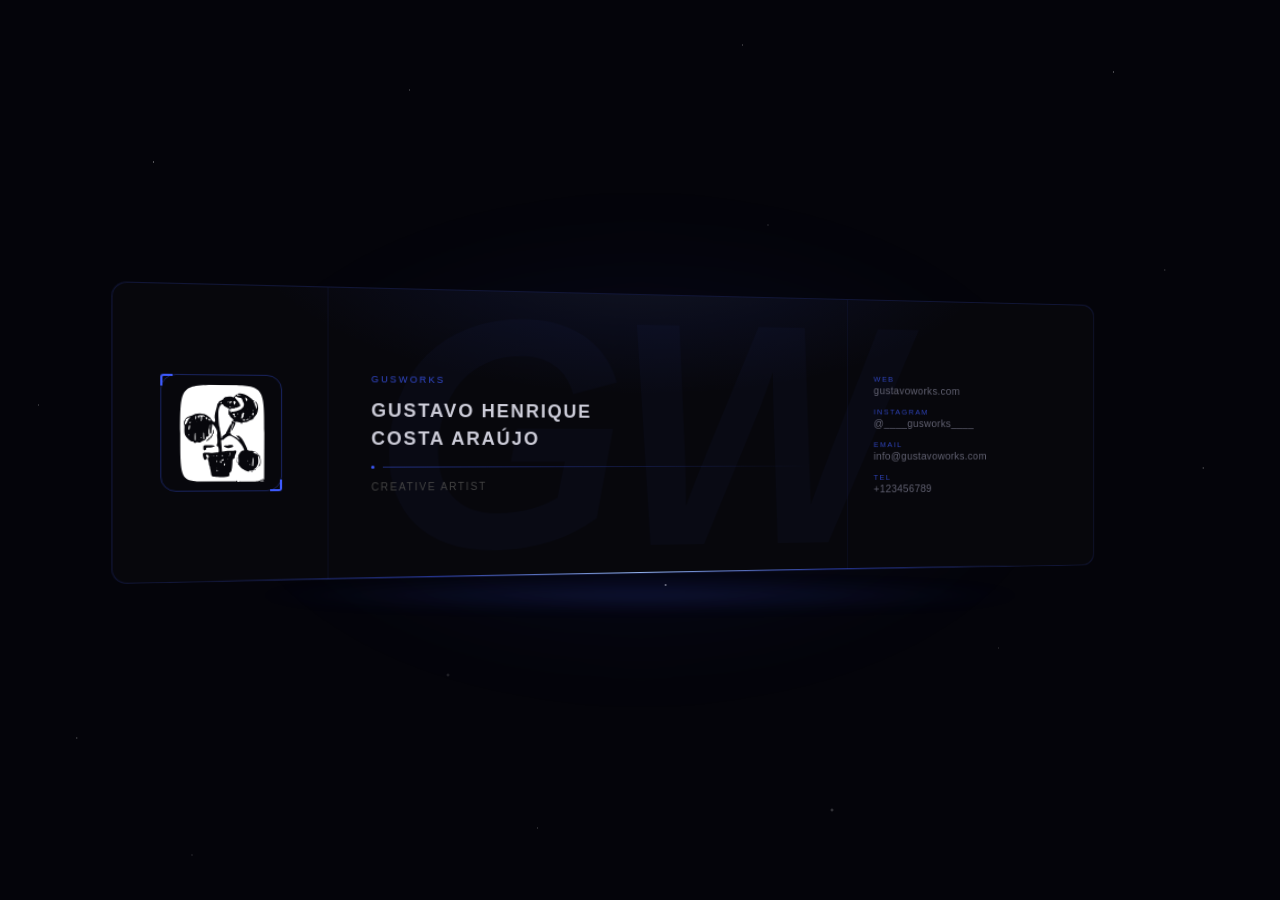
<file: card.html>
<!DOCTYPE html>
<html lang="en">
<head>
    <meta charset="UTF-8">
    <meta name="viewport" content="width=device-width, initial-scale=1.0, maximum-scale=1.0, user-scalable=no">
    <title>GusWorks — Business Card</title>
    <style>
        *, *::before, *::after {
            box-sizing: border-box;
            margin: 0;
            padding: 0;
        }

        body {
            background: #04040a;
            display: flex;
            justify-content: center;
            align-items: center;
            min-height: 100vh;
            overflow: hidden;
            font-family: 'Helvetica Neue', Helvetica, Arial, sans-serif;
        }

        /* ── Starfield ── */
        body::before {
            content: '';
            position: fixed;
            inset: 0;
            background:
                radial-gradient(1px   1px   at 12% 18%, rgba(255,255,255,0.65) 0%, transparent 100%),
                radial-gradient(1px   1px   at 87%  8%, rgba(255,255,255,0.55) 0%, transparent 100%),
                radial-gradient(1.5px 1.5px at 52% 65%, rgba(255,255,255,0.6)  0%, transparent 100%),
                radial-gradient(1px   1px   at  6% 82%, rgba(255,255,255,0.4)  0%, transparent 100%),
                radial-gradient(1px   1px   at 94% 52%, rgba(255,255,255,0.45) 0%, transparent 100%),
                radial-gradient(1px   1px   at 32% 10%, rgba(255,255,255,0.38) 0%, transparent 100%),
                radial-gradient(2px   2px   at 65% 90%, rgba(255,255,255,0.28) 0%, transparent 100%),
                radial-gradient(1px   1px   at 74% 35%, rgba(255,255,255,0.42) 0%, transparent 100%),
                radial-gradient(1px   1px   at 42% 92%, rgba(255,255,255,0.3)  0%, transparent 100%),
                radial-gradient(1px   1px   at 20% 58%, rgba(255,255,255,0.32) 0%, transparent 100%),
                radial-gradient(1px   1px   at 60% 25%, rgba(255,255,255,0.25) 0%, transparent 100%),
                radial-gradient(1px   1px   at  3% 45%, rgba(255,255,255,0.35) 0%, transparent 100%),
                radial-gradient(1px   1px   at 78% 72%, rgba(255,255,255,0.22) 0%, transparent 100%),
                radial-gradient(1px   1px   at 47% 40%, rgba(255,255,255,0.2)  0%, transparent 100%),
                radial-gradient(1px   1px   at 15% 95%, rgba(255,255,255,0.24) 0%, transparent 100%),
                radial-gradient(1px   1px   at 91% 30%, rgba(255,255,255,0.3)  0%, transparent 100%),
                radial-gradient(2px   2px   at 35% 75%, rgba(255,255,255,0.17) 0%, transparent 100%),
                radial-gradient(1px   1px   at 58%  5%, rgba(255,255,255,0.38) 0%, transparent 100%);
            pointer-events: none;
            z-index: 0;
        }

        /* ── Ambient haze ── */
        body::after {
            content: '';
            position: fixed;
            top: 50%;
            left: 50%;
            transform: translate(-50%, -50%);
            width: 900px;
            height: 500px;
            background: radial-gradient(ellipse at center, rgba(61,90,254,0.09) 0%, transparent 65%);
            filter: blur(40px);
            pointer-events: none;
            z-index: 0;
        }

        /* ── Scene ── */
        .scene {
            perspective: 1400px;
            perspective-origin: 50% 50%;
            z-index: 1;
            display: flex;
            flex-direction: column;
            align-items: center;
        }

        /* ── Float wrapper ── */
        .float {
            display: flex;
            flex-direction: column;
            align-items: center;
            animation: float 5s ease-in-out infinite;
            position: relative;
            /* preserve-3d prevents the browser from flattening the 3D context
               into an opaque compositing layer (the "black box" artifact). */
            transform-style: preserve-3d;
        }

        @keyframes float {
            0%,  100% { transform: translateY(0px); }
            50%        { transform: translateY(-28px); }
        }

        /* ── Glow shadow beneath card ── */
        .card-glow {
            width: 820px;
            height: 22px;
            margin-top: 10px;
            background: radial-gradient(ellipse at center, rgba(61,90,254,0.55) 0%, transparent 70%);
            filter: blur(16px);
            pointer-events: none;
            opacity: 0.75;
            transform: scaleY(0.6);
        }

        /* ── Spin wrapper ── */
        .spinner {
            width: 1000px;
            height: 280px;
            position: relative;
            transform-style: preserve-3d;
            cursor: grab;
        }

        .spinner:active {
            cursor: grabbing;
        }

        /* ── Card faces ── */
        .face {
            position: absolute;
            inset: 0;
            border-radius: 14px;
            backface-visibility: hidden;
            -webkit-backface-visibility: hidden;
            overflow: hidden;
        }

        /* ════════════════════════════════════════
           FRONT
        ════════════════════════════════════════ */
        .front {
            background: #07070c;
            border: 1px solid rgba(61,90,254,0.18);
            display: grid;
            grid-template-columns: 195px 1fr 280px;
        }

        /* Ghost "GW" watermark */
        .front::before {
            content: 'GW';
            position: absolute;
            font-size: 320px;
            font-weight: 900;
            font-style: italic;
            color: rgba(61,90,254,0.032);
            left: 50%;
            top: 50%;
            transform: translate(-50%, -50%);
            pointer-events: none;
            letter-spacing: -0.04em;
            white-space: nowrap;
            z-index: 0;
            user-select: none;
        }

        /* Holographic shimmer overlay — position driven by JS --mx/--my */
        .front::after {
            content: '';
            position: absolute;
            inset: 0;
            background: radial-gradient(
                ellipse 55% 80% at var(--mx, 50%) var(--my, -20%),
                rgba(130,170,255,0.11) 0%,
                rgba(61,90,254,0.06)  40%,
                transparent           70%
            );
            pointer-events: none;
            z-index: 2;
        }

        /* Bottom neon line */
        .front-bar {
            position: absolute;
            bottom: 0;
            left: 0;
            right: 0;
            height: 1.5px;
            background: linear-gradient(
                to right,
                transparent                  0%,
                rgba(61,90,254,0)            8%,
                rgba(61,90,254,0.55)        30%,
                rgba(160,195,255,0.9)       50%,
                rgba(61,90,254,0.55)        70%,
                rgba(61,90,254,0)           92%,
                transparent                 100%
            );
            z-index: 3;
            animation: barGlow 2.8s ease-in-out infinite alternate;
        }

        @keyframes barGlow {
            0%   { opacity: 0.45; }
            100% { opacity: 1; }
        }

        /* ── Logo column ── */
        .logo-col {
            position: relative;
            z-index: 1;
            display: flex;
            justify-content: center;
            align-items: center;
            padding: 35px 26px;
            border-right: 1px solid rgba(61,90,254,0.07);
        }

        .logo-slot {
            width: 110px;
            height: 110px;
            border: 1px solid rgba(61,90,254,0.32);
            border-radius: 14px;
            display: flex;
            justify-content: center;
            align-items: center;
            position: relative;
        }

        /* Corner tick marks */
        .logo-slot::before,
        .logo-slot::after {
            content: '';
            position: absolute;
            width: 11px;
            height: 11px;
            border-color: #3d5afe;
            border-style: solid;
        }
        .logo-slot::before {
            top: -1px; left: -1px;
            border-width: 2px 0 0 2px;
            border-radius: 3px 0 0 0;
        }
        .logo-slot::after {
            bottom: -1px; right: -1px;
            border-width: 0 2px 2px 0;
            border-radius: 0 0 3px 0;
        }

        .logo-slot img {
            width: 90%;
            height: 90%;
            object-fit: contain;
            filter: invert(1);
        }

        .logo-slot-label {
            font-size: 9px;
            letter-spacing: 0.18em;
            text-transform: uppercase;
            color: rgba(61,90,254,0.38);
        }

        /* ── Name column ── */
        .name-col {
            position: relative;
            z-index: 1;
            display: flex;
            flex-direction: column;
            justify-content: center;
            padding: 32px 40px;
            gap: 12px;
        }

        .artist-tag {
            font-size: 9px;
            letter-spacing: 0.24em;
            text-transform: uppercase;
            color: #3d5afe;
            opacity: 0.8;
        }

        .full-name {
            font-size: 18px;
            font-weight: 600;
            color: #ccccd8;
            letter-spacing: 0.1em;
            text-transform: uppercase;
            line-height: 1.5;
        }

        .divider-row {
            display: flex;
            align-items: center;
            gap: 8px;
        }

        .divider-dot {
            width: 3px;
            height: 3px;
            border-radius: 50%;
            background: #3d5afe;
            flex-shrink: 0;
        }

        .divider-line {
            height: 1px;
            flex: 1;
            background: linear-gradient(to right, rgba(61,90,254,0.45), transparent);
        }

        .sub-title {
            font-size: 10px;
            letter-spacing: 0.16em;
            text-transform: uppercase;
            color: #444;
        }

        /* ── Contact column ── */
        .contact-col {
            position: relative;
            z-index: 1;
            display: flex;
            flex-direction: column;
            justify-content: center;
            padding: 32px 28px;
            gap: 12px;
            border-left: 1px solid rgba(61,90,254,0.07);
        }

        .contact-item {
            display: flex;
            flex-direction: column;
            gap: 1px;
        }

        .contact-label {
            font-size: 8px;
            letter-spacing: 0.2em;
            text-transform: uppercase;
            color: #3d5afe;
            opacity: 0.7;
        }

        .contact-item a {
            font-size: 11px;
            color: #606070;
            text-decoration: none;
            letter-spacing: 0.03em;
            transition: color 0.2s;
        }

        .contact-item a:hover {
            color: #bbbbc8;
        }

        /* ════════════════════════════════════════
           BACK
        ════════════════════════════════════════ */
        .back {
            transform: rotateY(180deg);
            background: #06060c;
            border: 1px solid rgba(61,90,254,0.14);
        }

        /* Counter-rotate the content so text reads correctly when the card is
           flipped. The face itself carries rotateY(180deg) which mirrors the
           X axis; scaleX(-1) on the inner wrapper cancels that mirror out. */
        .back-inner {
            display: grid;
            grid-template-columns: 195px 1fr 280px;
            width: 100%;
            height: 100%;
            transform: scaleX(-1);
        }

        /* Ghost "GW" watermark (mirrors the front) */
        .back::before {
            content: 'GW';
            position: absolute;
            font-size: 320px;
            font-weight: 900;
            font-style: italic;
            color: rgba(61,90,254,0.032);
            left: 50%;
            top: 50%;
            transform: translate(-50%, -50%);
            pointer-events: none;
            letter-spacing: -0.04em;
            white-space: nowrap;
            z-index: 0;
            user-select: none;
        }

        /* Bottom neon line (mirrors front) */
        .back::after {
            content: '';
            position: absolute;
            bottom: 0;
            left: 0;
            right: 0;
            height: 1.5px;
            background: linear-gradient(
                to right,
                transparent                 0%,
                rgba(61,90,254,0)           8%,
                rgba(61,90,254,0.55)       30%,
                rgba(160,195,255,0.9)      50%,
                rgba(61,90,254,0.55)       70%,
                rgba(61,90,254,0)          92%,
                transparent                100%
            );
            animation: barGlow 2.8s ease-in-out infinite alternate;
        }

        /* ── Desktop-large: scale card up even more on very wide screens ── */
        @media (min-width: 1400px) {
            .spinner     { width: 1100px; height: 308px; }
            .front       { grid-template-columns: 215px 1fr 308px; }
            .back-inner  { grid-template-columns: 215px 1fr 308px; }
            .logo-slot   { width: 120px; height: 120px; }
            .logo-col    { padding: 40px 28px; }
            .name-col    { padding: 38px 46px; gap: 14px; }
            .contact-col { padding: 38px 32px; gap: 14px; }
            .artist-tag  { font-size: 10px; }
            .full-name   { font-size: 20px; }
            .sub-title   { font-size: 11px; }
            .contact-label  { font-size: 9px; }
            .contact-item a { font-size: 12px; }
            .logo-slot-label { font-size: 10px; }
            .front::before,
            .back::before  { font-size: 350px; }
            .card-glow     { width: 900px; }
        }

        /* ── Responsive ── */
        @media (max-width: 820px) {
            .spinner    { width: 640px; height: 178px; }
            .front      { grid-template-columns: 126px 1fr 186px; }
            .back-inner { grid-template-columns: 126px 1fr 186px; }
            .logo-col   { padding: 22px 16px; }
            .logo-slot  { width: 80px; height: 80px; }
            .name-col   { padding: 22px 26px; gap: 8px; }
            .full-name  { font-size: 12px; }
            .contact-col { padding: 22px 18px; gap: 8px; }
            .contact-item a { font-size: 8px; }
            .card-glow  { width: 520px; }
        }

        @media (max-width: 580px) {
            /* Portrait card — sized to fit mobile viewport without scrolling */
            .spinner    { 
                width: min(340px, calc(100vw - 40px)); 
                height: min(480px, calc(100vh - 140px));
            }

            /* Switch front face from 3-column grid to vertical stack */
            .front {
                display: flex;
                flex-direction: column;
                padding: 20px 18px;
                gap: 0;
            }

            /* Switch back face content wrapper to vertical stack;
               scaleX(-1) remains in force from the base rule above. */
            .back-inner {
                display: flex;
                flex-direction: column;
                padding: 20px 18px;
                gap: 0;
            }

            .logo-col {
                border-right: none;
                border-bottom: 1px solid rgba(61,90,254,0.07);
                padding: 0 0 14px 0;
                justify-content: flex-start;
            }

            .logo-slot  { width: 70px; height: 70px; border-radius: 10px; }

            .name-col {
                padding: 14px 0;
                gap: 6px;
                border-bottom: 1px solid rgba(61,90,254,0.07);
            }

            .artist-tag { font-size: 9px; }
            .full-name  { font-size: 17px; letter-spacing: 0.07em; line-height: 1.4; }
            .sub-title  { font-size: 9px; }

            .contact-col {
                border-left: none;
                padding: 14px 0 0 0;
                gap: 11px;
            }

            .contact-item a { font-size: 13px; }
            .contact-label  { font-size: 8px; }

            .card-glow  { 
                width: min(340px, calc(100vw - 40px)); 
                height: 16px; 
                margin-top: 6px; 
            }

            /* Reduce float animation distance on mobile */
            @keyframes float {
                0%,  100% { transform: translateY(0px); }
                50%        { transform: translateY(-15px); }
            }
        }
    </style>
</head>
<body>
    <div class="scene">
        <div class="float">

            <div class="spinner" id="spinner">

                <!-- ── Front ── -->
                <div class="face front" id="front">
                    <div class="front-bar"></div>

                    <div class="logo-col">
                        <div class="logo-slot">
                            <img src="assets/logos/logo.svg" alt="GusWorks logo">
                        </div>
                    </div>

                    <div class="name-col">
                        <span class="artist-tag">GusWorks</span>
                        <div class="full-name">Gustavo Henrique<br>Costa Araújo</div>
                        <div class="divider-row">
                            <div class="divider-dot"></div>
                            <div class="divider-line"></div>
                        </div>
                        <div class="sub-title">Creative Artist</div>
                    </div>

                    <div class="contact-col">
                        <div class="contact-item">
                            <span class="contact-label">Web</span>
                            <a href="https://gustavoworks.com" target="_blank">gustavoworks.com</a>
                        </div>
                        <div class="contact-item">
                            <span class="contact-label">Instagram</span>
                            <a href="https://www.instagram.com/____gusworks____" target="_blank">@____gusworks____</a>
                        </div>
                        <div class="contact-item">
                            <span class="contact-label">Email</span>
                            <a href="mailto:info@gustavoworks.com">info@gustavoworks.com</a>
                        </div>
                        <div class="contact-item">
                            <span class="contact-label">Tel</span>
                            <a href="tel:+123456789">+123456789</a>
                        </div>
                    </div>
                </div>

                <!-- ── Back ── -->
                <div class="face back" id="back">
                    <div class="back-inner">

                    <div class="logo-col">
                        <div class="logo-slot">
                            <img src="assets/logos/logo.svg" alt="GusWorks logo">
                        </div>
                    </div>

                    <div class="name-col">
                        <span class="artist-tag">GusWorks</span>
                        <div class="full-name">Gustavo Henrique<br>Costa Araújo</div>
                        <div class="divider-row">
                            <div class="divider-dot"></div>
                            <div class="divider-line"></div>
                        </div>
                        <div class="sub-title">Creative Artist</div>
                    </div>

                    <div class="contact-col">
                        <div class="contact-item">
                            <span class="contact-label">Web</span>
                            <a href="https://gustavoworks.com" target="_blank">gustavoworks.com</a>
                        </div>
                        <div class="contact-item">
                            <span class="contact-label">Instagram</span>
                            <a href="https://www.instagram.com/____gusworks____" target="_blank">@____gusworks____</a>
                        </div>
                        <div class="contact-item">
                            <span class="contact-label">Email</span>
                            <a href="mailto:info@gustavoworks.com">info@gustavoworks.com</a>
                        </div>
                        <div class="contact-item">
                            <span class="contact-label">Tel</span>
                            <a href="tel:+123456789">+123456789</a>
                        </div>
                    </div>

                    </div><!-- /.back-inner -->
                </div>

            </div><!-- /.spinner -->

            <div class="card-glow"></div>
        </div><!-- /.float -->
    </div><!-- /.scene -->

    <script>
        var spinner = document.getElementById('spinner');
        var front   = document.getElementById('front');
        var back    = document.getElementById('back');

        // ── Rotation state ──────────────────────────────────────────────────
        // One full rotation every 26 s at 60 fps
        var AUTO_VEL = 360 / (26 * 60); // ≈ 0.231 deg / frame

        var rotY = 0;      // current Y rotation (spin axis)
        var rotX = 0;      // current X rotation (tilt axis)
        var velY = AUTO_VEL; // current Y angular velocity
        var velX = 0;        // current X angular velocity

        // ── Drag state ──────────────────────────────────────────────────────
        var dragging = false;
        var lastX = 0, lastY = 0;
        var dragVelY = 0, dragVelX = 0; // smoothed drag delta per frame

        // ── rAF loop ────────────────────────────────────────────────────────
        function tick() {
            if (dragging) {
                // While dragging: velocity = smoothed pointer delta
                velY = dragVelY;
                velX = dragVelX;
                // Reset deltas each frame (populated by pointermove)
                dragVelY = 0;
                dragVelX = 0;
            } else {
                // Ease Y velocity back to auto-spin speed (feels like magnetic catch)
                velY += (AUTO_VEL - velY) * 0.032;
                // X velocity and tilt both decay to zero
                velX *= 0.85;
                rotX *= 0.90;
            }

            rotY += velY;
            rotX  = Math.max(-50, Math.min(50, rotX + velX));

            spinner.style.transform =
                'rotateY(' + rotY + 'deg) rotateX(' + rotX + 'deg)';

            // ── Show only the face currently pointing toward the viewer ──────
            // Normalise rotY to [0, 360) then decide which face is front-facing.
            // This supplements CSS backface-visibility:hidden with a JS guarantee,
            // preventing browser GPU-compositing quirks where both faces bleed
            // through simultaneously during the flip.
            var ny = ((rotY % 360) + 360) % 360;
            var frontFacing = ny < 90 || ny > 270;
            front.style.visibility = frontFacing ? '' : 'hidden';
            back.style.visibility  = frontFacing ? 'hidden' : '';

            requestAnimationFrame(tick);
        }

        requestAnimationFrame(tick);

        // ── Pointer events (mouse + touch via Pointer API) ──────────────────
        spinner.addEventListener('pointerdown', function (e) {
            dragging = true;
            lastX = e.clientX;
            lastY = e.clientY;
            dragVelY = 0;
            dragVelX = 0;
            spinner.setPointerCapture(e.pointerId);
            e.preventDefault();
        });

        spinner.addEventListener('pointermove', function (e) {
            // Always update shimmer (hover highlight)
            var rect = spinner.getBoundingClientRect();
            if (rect.width > 0) {
                front.style.setProperty('--mx',
                    ((e.clientX - rect.left) / rect.width  * 100).toFixed(1) + '%');
                front.style.setProperty('--my',
                    ((e.clientY - rect.top)  / rect.height * 100).toFixed(1) + '%');
            }

            if (!dragging) return;

            var dx = e.clientX - lastX;
            var dy = e.clientY - lastY;

            // Accumulate drag delta; rAF loop reads & resets each frame
            dragVelY += dx * 0.55;
            dragVelX += -dy * 0.35;

            lastX = e.clientX;
            lastY = e.clientY;
        });

        spinner.addEventListener('pointerup',     function () { dragging = false; });
        spinner.addEventListener('pointercancel', function () { dragging = false; });

        // Reset shimmer to centre when cursor leaves
        spinner.addEventListener('pointerleave', function (e) {
            if (e.pointerType === 'mouse' && !dragging) {
                front.style.setProperty('--mx', '50%');
                front.style.setProperty('--my', '-20%');
            }
        });
    </script>
</body>
</html>
</file>
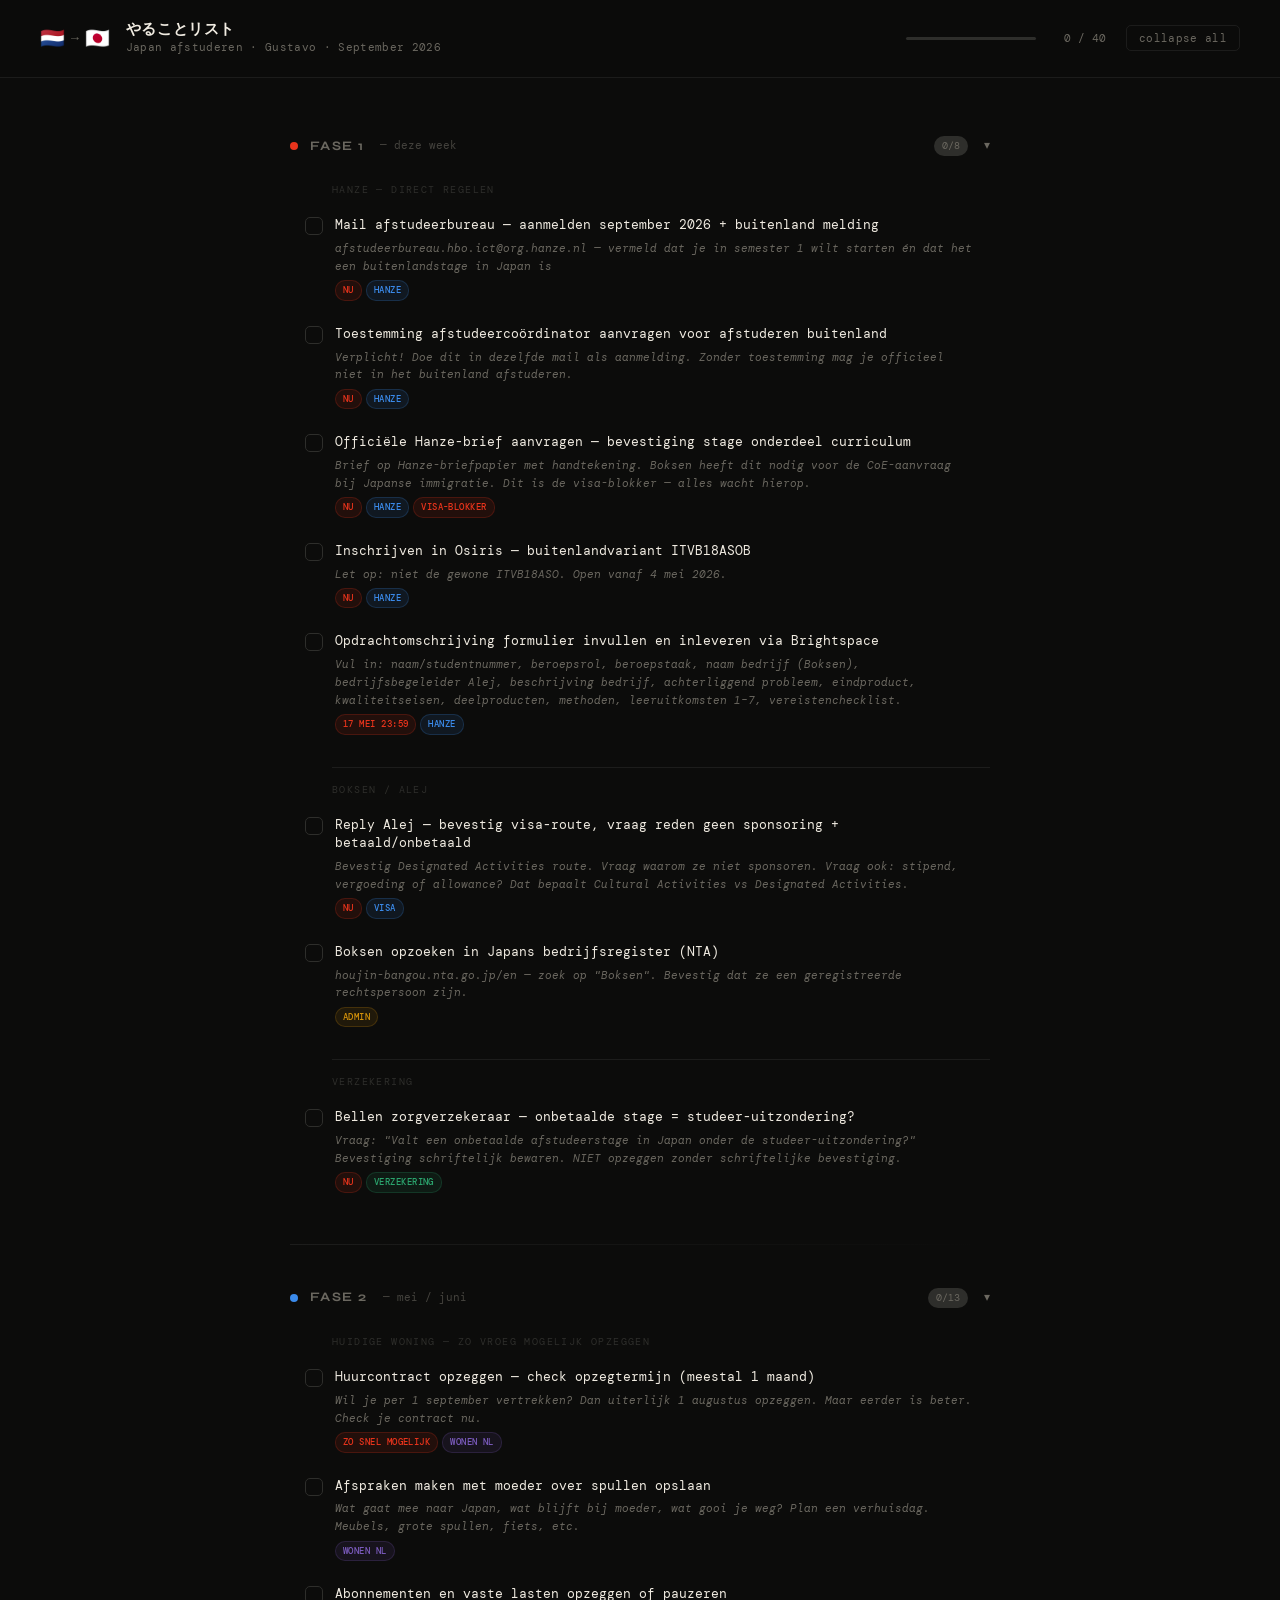
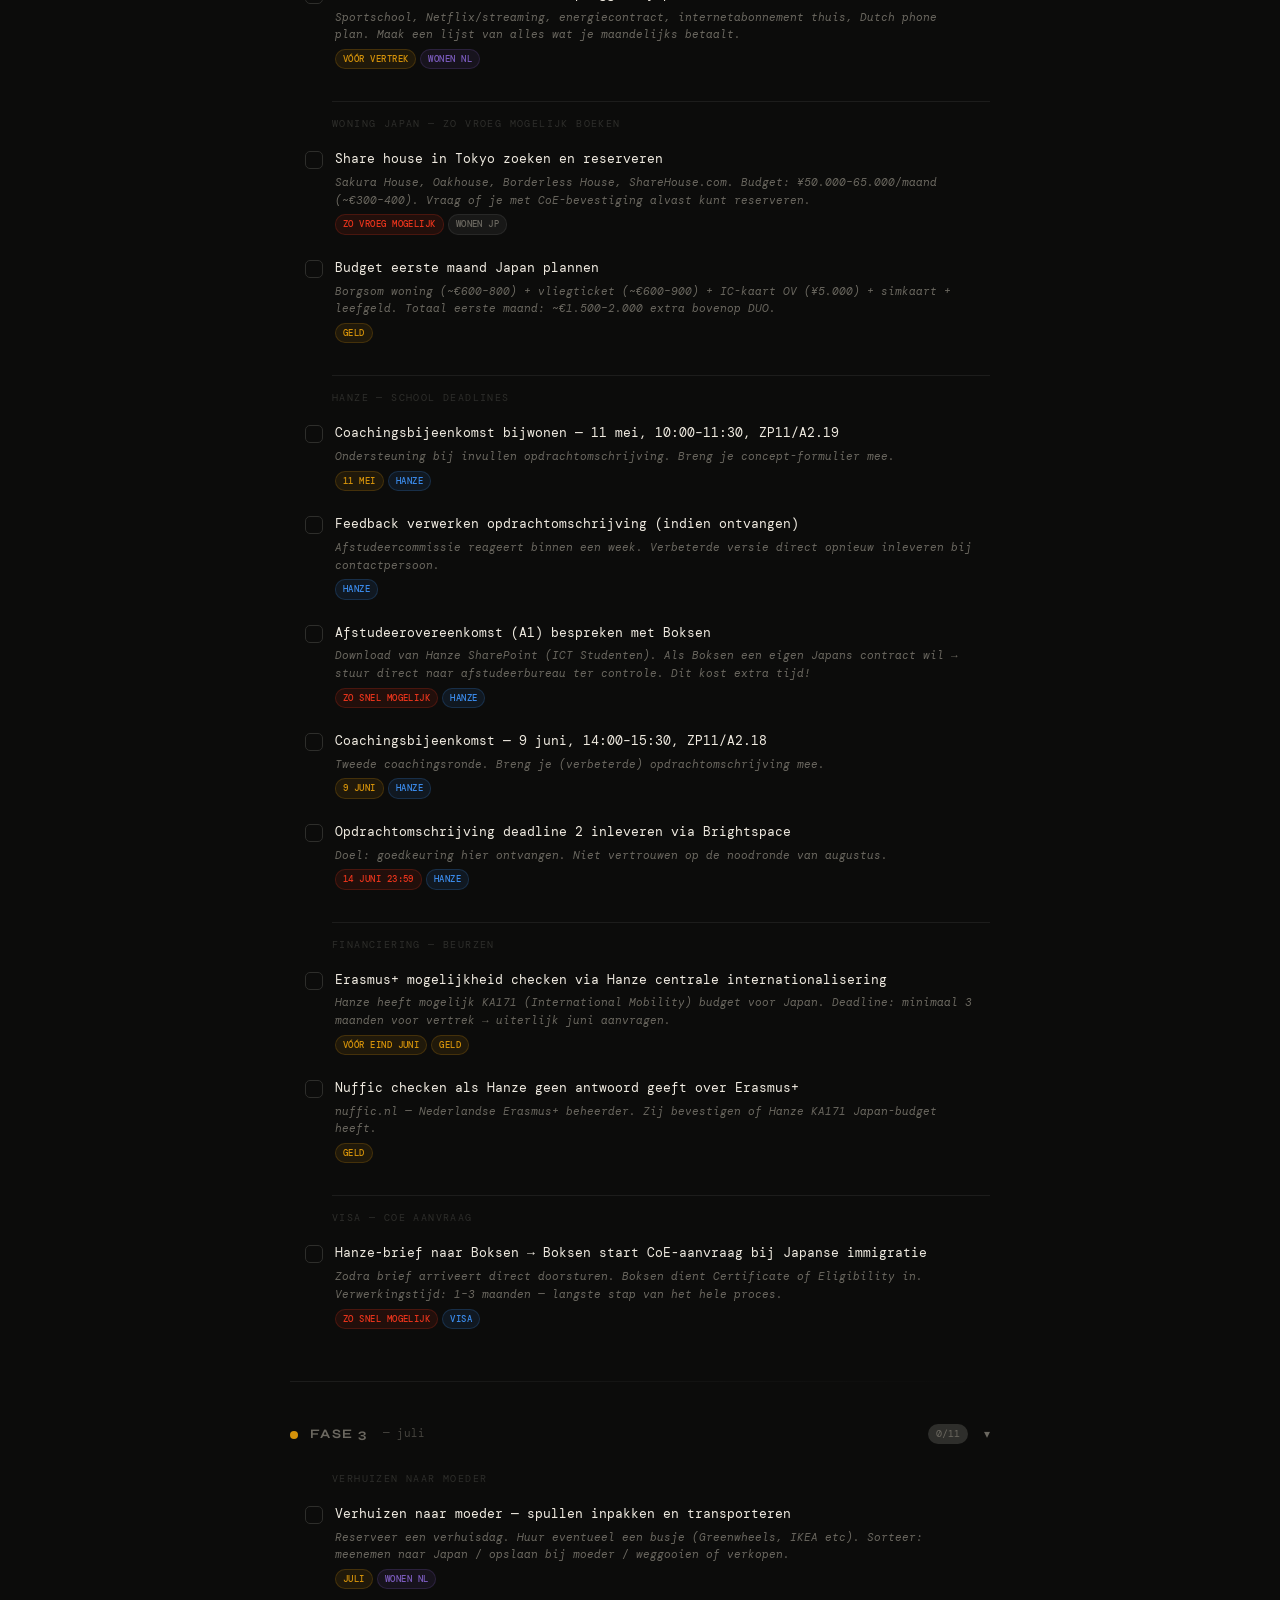
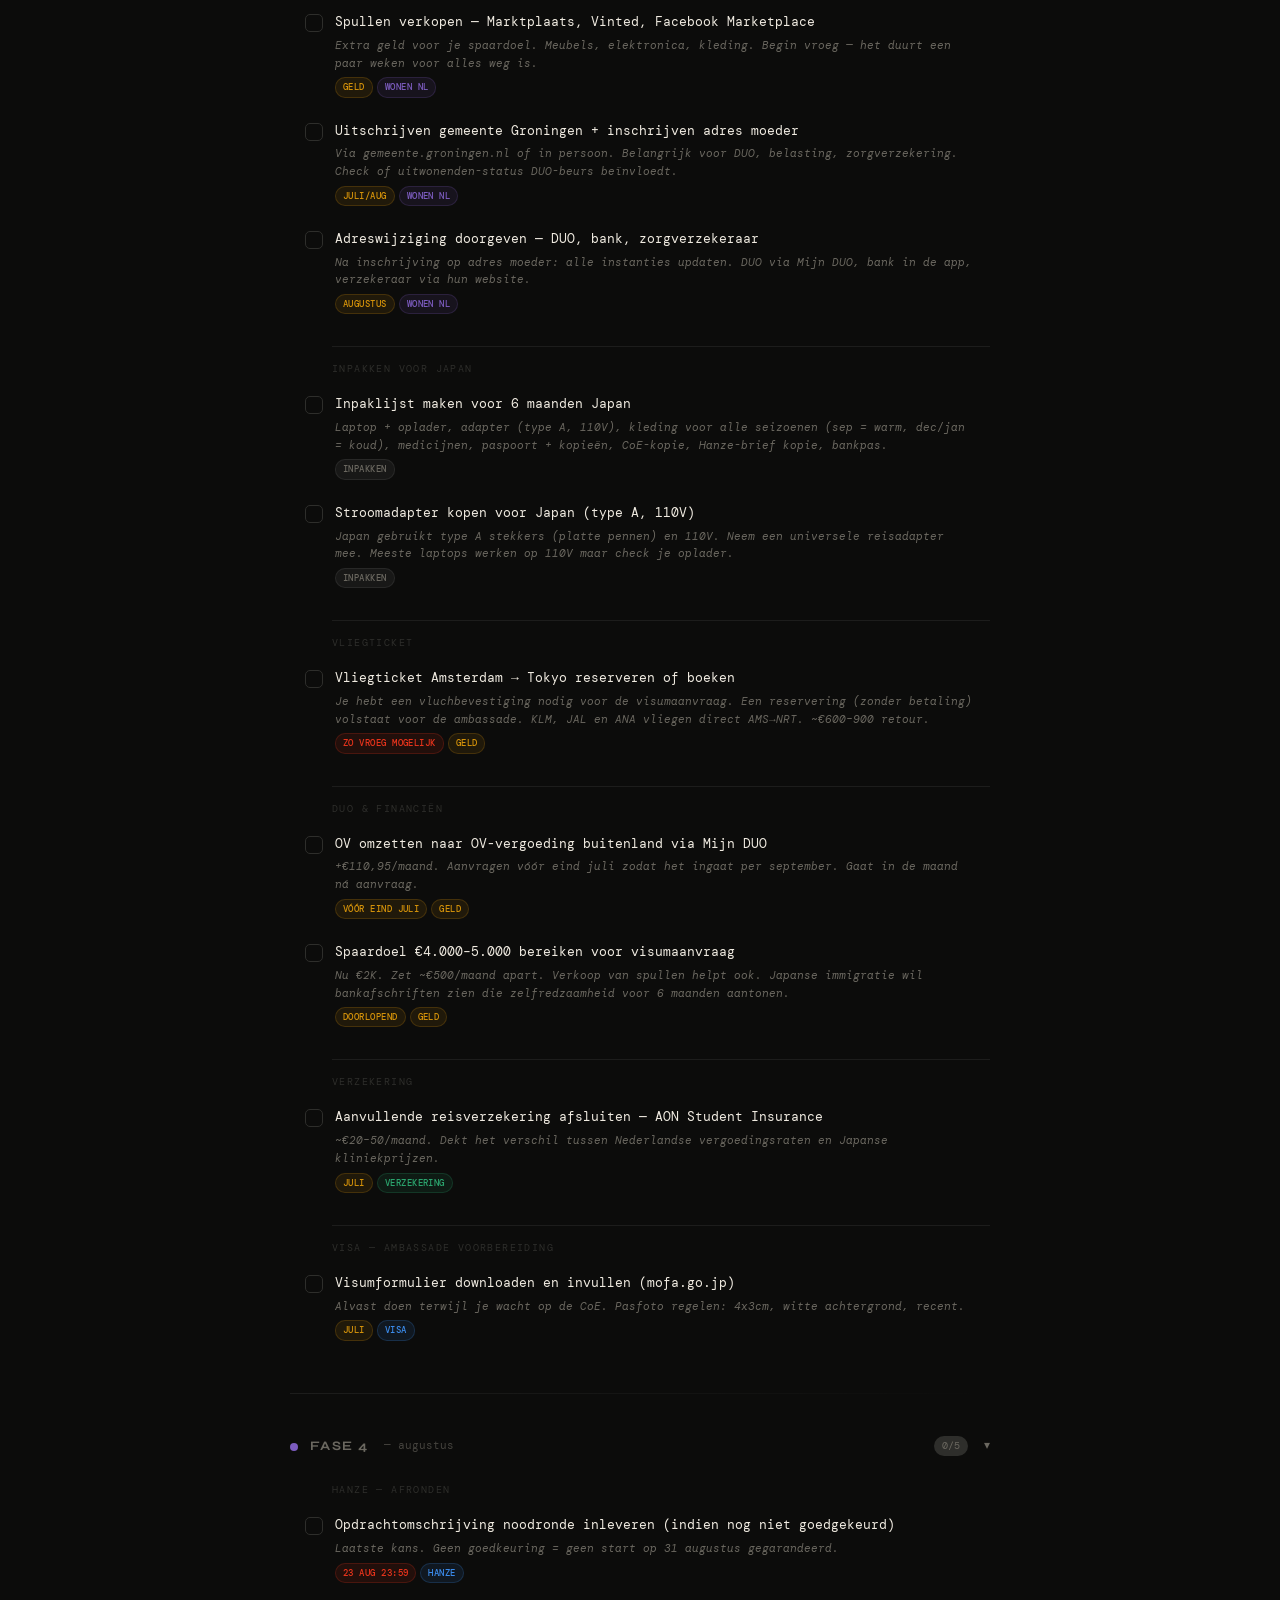
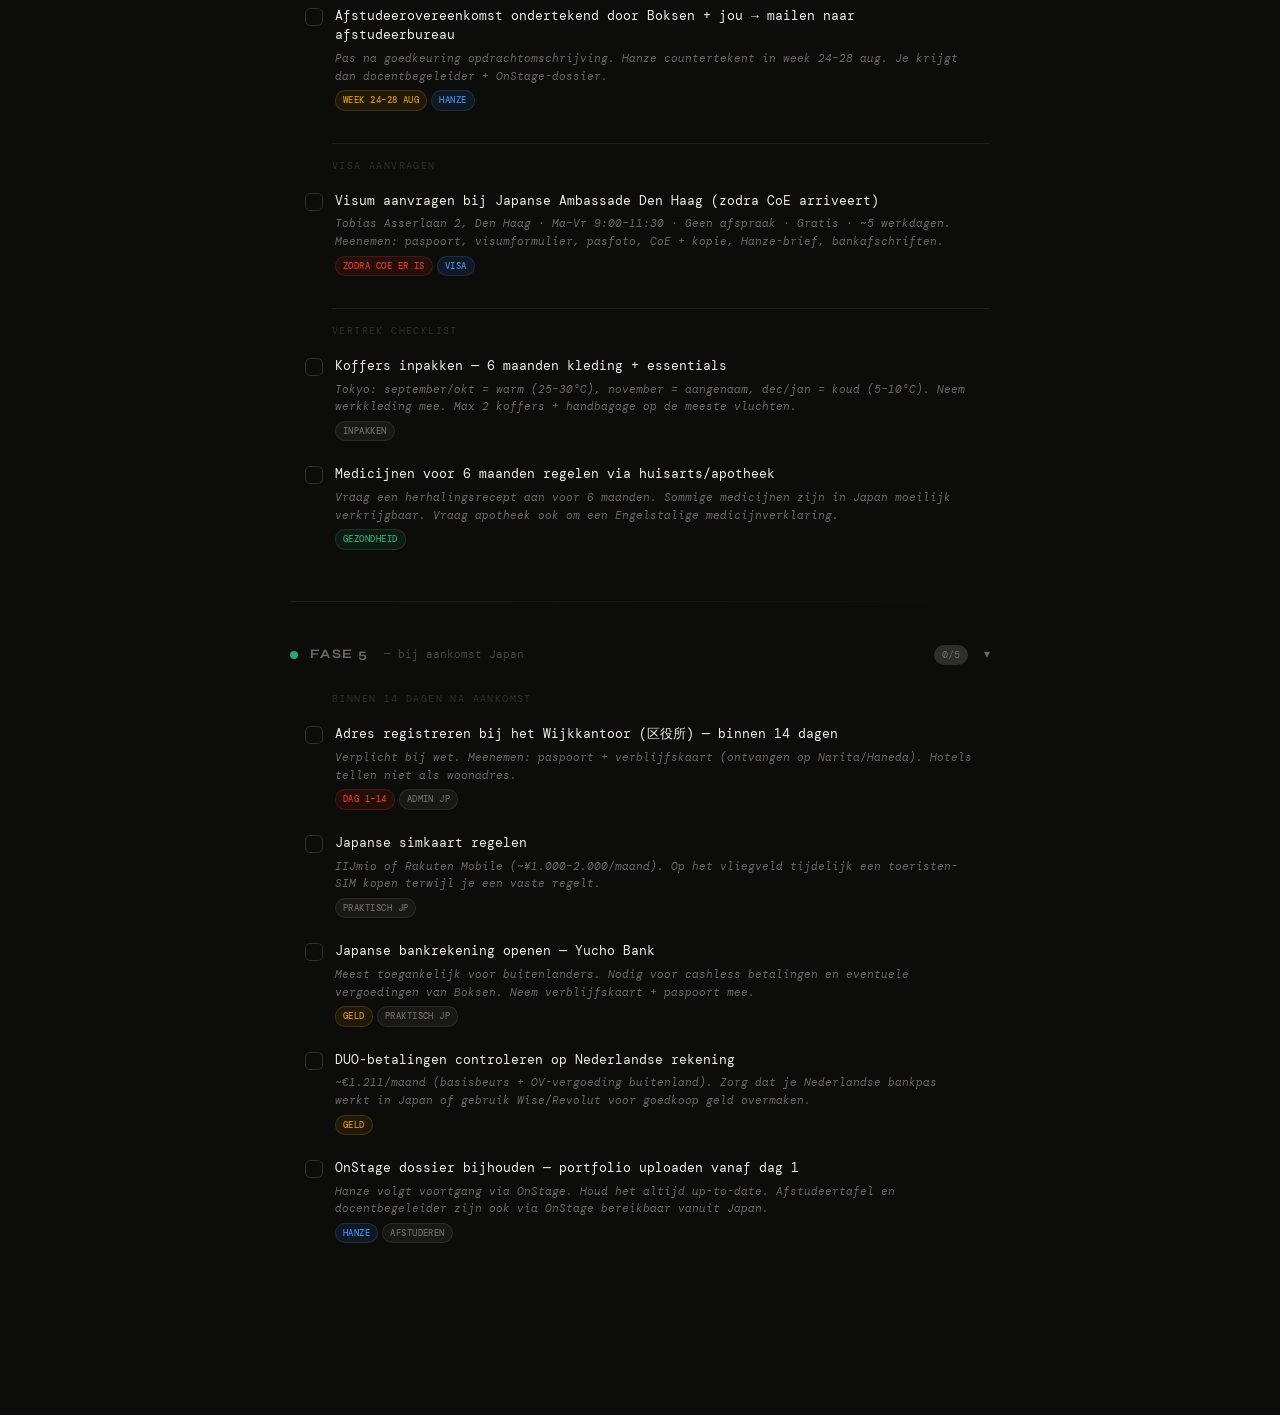
<file: jp.html>
<!DOCTYPE html>
<html lang="nl">
<head>
<meta charset="UTF-8">
<meta name="viewport" content="width=device-width, initial-scale=1.0">
<title>やることリスト — Japan Afstuderen</title>
<link rel="preconnect" href="https://fonts.googleapis.com">
<link href="https://fonts.googleapis.com/css2?family=Syne:wght@400;600;700;800&family=DM+Mono:ital,wght@0,300;0,400;0,500;1,300&display=swap" rel="stylesheet">
<style>
  *, *::before, *::after { box-sizing: border-box; margin: 0; padding: 0; }

  :root {
    --bg: #0C0C0B;
    --surface: #141413;
    --surface2: #1C1C1A;
    --border: rgba(255,255,255,0.07);
    --border-hover: rgba(255,255,255,0.13);
    --text: #F0EBE1;
    --muted: #6B6860;
    --faint: #2E2E2B;
    --red: #E8341C;
    --red-bg: rgba(232,52,28,0.1);
    --blue: #3B8BEB;
    --blue-bg: rgba(59,139,235,0.1);
    --yellow: #D4920A;
    --yellow-bg: rgba(212,146,10,0.1);
    --green: #2BA56E;
    --green-bg: rgba(43,165,110,0.1);
    --purple: #7C5CBF;
    --purple-bg: rgba(124,92,191,0.1);
    --gray-bg: rgba(255,255,255,0.05);
    --done-line: rgba(240,235,225,0.25);
    --accent: #E8341C;
    --radius: 8px;
  }

  html { scroll-behavior: smooth; }

  body {
    background: var(--bg);
    color: var(--text);
    font-family: 'DM Mono', monospace;
    font-size: 14px;
    line-height: 1.6;
    min-height: 100vh;
    padding: 0;
  }

  /* HEADER */
  .header {
    position: sticky;
    top: 0;
    z-index: 100;
    background: rgba(12,12,11,0.92);
    backdrop-filter: blur(12px);
    -webkit-backdrop-filter: blur(12px);
    border-bottom: 1px solid var(--border);
    padding: 20px 40px;
    display: flex;
    align-items: center;
    justify-content: space-between;
    gap: 24px;
  }

  .header-left { display: flex; align-items: center; gap: 16px; }

  .flags { display: flex; align-items: center; gap: 6px; font-size: 20px; }
  .flag-arrow { color: var(--muted); font-size: 13px; font-family: 'DM Mono', monospace; }

  .title-block h1 {
    font-family: 'Syne', sans-serif;
    font-size: 15px;
    font-weight: 700;
    letter-spacing: 0.04em;
    color: var(--text);
    line-height: 1.2;
  }
  .title-block p {
    font-size: 11px;
    color: var(--muted);
    margin-top: 1px;
    letter-spacing: 0.03em;
  }

  .header-right { display: flex; align-items: center; gap: 20px; }

  .prog-wrap { display: flex; align-items: center; gap: 10px; min-width: 200px; }
  .prog-track { flex: 1; height: 3px; background: var(--faint); border-radius: 2px; overflow: hidden; }
  .prog-fill { height: 100%; background: var(--green); border-radius: 2px; transition: width 0.4s ease; width: 0%; }
  .prog-label { font-size: 11px; color: var(--muted); white-space: nowrap; min-width: 60px; text-align: right; }

  .collapse-all {
    font-size: 11px;
    color: var(--muted);
    background: none;
    border: 1px solid var(--border);
    padding: 5px 12px;
    border-radius: 5px;
    cursor: pointer;
    font-family: 'DM Mono', monospace;
    transition: all 0.15s;
    letter-spacing: 0.03em;
  }
  .collapse-all:hover { color: var(--text); border-color: var(--border-hover); }

  /* MAIN */
  .main { max-width: 780px; margin: 0 auto; padding: 48px 40px 120px; }

  /* PHASE */
  .phase { margin-bottom: 40px; }

  .phase-head {
    display: flex;
    align-items: center;
    gap: 12px;
    margin-bottom: 16px;
    cursor: pointer;
    user-select: none;
    padding: 10px 0;
  }
  .phase-head:hover .phase-title { color: var(--text); }

  .phase-dot {
    width: 8px; height: 8px;
    border-radius: 50%;
    background: var(--accent);
    flex-shrink: 0;
    margin-top: 1px;
  }
  .phase-dot.d2 { background: var(--blue); }
  .phase-dot.d3 { background: var(--yellow); }
  .phase-dot.d4 { background: var(--purple); }
  .phase-dot.d5 { background: var(--green); }

  .phase-title {
    font-family: 'Syne', sans-serif;
    font-size: 13px;
    font-weight: 700;
    letter-spacing: 0.1em;
    text-transform: uppercase;
    color: var(--muted);
    transition: color 0.15s;
  }
  .phase-meta { font-size: 11px; color: var(--muted); margin-left: 4px; opacity: 0.6; }
  .phase-count {
    margin-left: auto;
    font-size: 10px;
    color: var(--muted);
    background: var(--faint);
    padding: 2px 8px;
    border-radius: 10px;
  }
  .phase-chevron {
    color: var(--muted);
    font-size: 12px;
    transition: transform 0.2s;
    margin-left: 4px;
  }
  .phase.collapsed .phase-chevron { transform: rotate(-90deg); }
  .phase-body { overflow: hidden; transition: max-height 0.3s ease; }
  .phase.collapsed .phase-body { max-height: 0 !important; }

  /* GROUP */
  .group-label {
    font-size: 10px;
    letter-spacing: 0.14em;
    text-transform: uppercase;
    color: var(--faint);
    margin: 20px 0 6px 42px;
    border-top: 1px solid var(--border);
    padding-top: 14px;
  }
  .group-label:first-child { margin-top: 0; border-top: none; padding-top: 0; }

  /* ITEM */
  .item {
    display: flex;
    align-items: flex-start;
    gap: 12px;
    padding: 11px 14px;
    border-radius: var(--radius);
    cursor: pointer;
    transition: background 0.12s;
    position: relative;
    border: 1px solid transparent;
  }
  .item:hover { background: var(--surface); border-color: var(--border); }

  .cb {
    width: 18px; height: 18px;
    border-radius: 5px;
    border: 1.5px solid var(--faint);
    flex-shrink: 0;
    margin-top: 1px;
    display: flex;
    align-items: center;
    justify-content: center;
    transition: all 0.2s;
    background: transparent;
  }
  .item:hover .cb { border-color: var(--muted); }
  .item.done .cb {
    background: var(--green);
    border-color: var(--green);
  }
  .ck { display: none; }
  .item.done .ck { display: block; }

  .item-body { flex: 1; min-width: 0; }

  .item-top { display: flex; align-items: flex-start; gap: 8px; flex-wrap: wrap; }

  .itext {
    font-size: 13px;
    color: var(--text);
    line-height: 1.45;
    flex: 1;
    min-width: 180px;
    transition: color 0.2s;
  }
  .item.done .itext {
    text-decoration: line-through;
    text-decoration-color: var(--done-line);
    color: var(--muted);
  }

  .inote {
    font-size: 11px;
    color: var(--muted);
    margin-top: 5px;
    line-height: 1.6;
    font-style: italic;
  }
  .item.done .inote { color: var(--faint); }

  .tags { display: flex; flex-wrap: wrap; gap: 4px; margin-top: 5px; }
  .tag {
    font-size: 9px;
    padding: 2px 7px;
    border-radius: 10px;
    font-weight: 500;
    letter-spacing: 0.05em;
    text-transform: uppercase;
    white-space: nowrap;
  }
  .t-red { background: var(--red-bg); color: var(--red); border: 1px solid rgba(232,52,28,0.2); }
  .t-blue { background: var(--blue-bg); color: var(--blue); border: 1px solid rgba(59,139,235,0.2); }
  .t-yellow { background: var(--yellow-bg); color: var(--yellow); border: 1px solid rgba(212,146,10,0.2); }
  .t-green { background: var(--green-bg); color: var(--green); border: 1px solid rgba(43,165,110,0.2); }
  .t-purple { background: var(--purple-bg); color: var(--purple); border: 1px solid rgba(124,92,191,0.2); }
  .t-gray { background: var(--gray-bg); color: var(--muted); border: 1px solid var(--border); }

  /* DIVIDER between phases */
  .phase-divider {
    height: 1px;
    background: linear-gradient(to right, var(--border), transparent);
    margin: 8px 0 32px;
  }

  /* SCROLLBAR */
  ::-webkit-scrollbar { width: 6px; }
  ::-webkit-scrollbar-track { background: transparent; }
  ::-webkit-scrollbar-thumb { background: var(--faint); border-radius: 3px; }
  ::-webkit-scrollbar-thumb:hover { background: var(--muted); }

  /* RESPONSIVE */
  @media (max-width: 600px) {
    .header { padding: 14px 20px; flex-wrap: wrap; }
    .main { padding: 32px 20px 80px; }
    .collapse-all { display: none; }
    .prog-wrap { min-width: 120px; }
  }

  /* DONE CELEBRATION */
  @keyframes pop { 0% { transform: scale(1); } 50% { transform: scale(1.15); } 100% { transform: scale(1); } }
  .item.done .cb { animation: pop 0.25s ease; }
</style>
</head>
<body>

<header class="header">
  <div class="header-left">
    <div class="flags">🇳🇱 <span class="flag-arrow">→</span> 🇯🇵</div>
    <div class="title-block">
      <h1>やることリスト</h1>
      <p>Japan afstuderen · Gustavo · September 2026</p>
    </div>
  </div>
  <div class="header-right">
    <div class="prog-wrap">
      <div class="prog-track"><div class="prog-fill" id="pfill"></div></div>
      <span class="prog-label" id="plabel">0 / 40</span>
    </div>
    <button class="collapse-all" onclick="collapseAll()">collapse all</button>
  </div>
</header>

<main class="main">

<!-- FASE 1 -->
<div class="phase" id="p1">
  <div class="phase-head" onclick="togglePhase('p1')">
    <div class="phase-dot"></div>
    <span class="phase-title">Fase 1</span>
    <span class="phase-meta">— deze week</span>
    <span class="phase-count" id="c1">0/8</span>
    <span class="phase-chevron">▾</span>
  </div>
  <div class="phase-body">

    <div class="group-label">Hanze — direct regelen</div>

    <div class="item" onclick="toggle(this)">
      <div class="cb"><svg class="ck" width="10" height="8" viewBox="0 0 10 8" fill="none"><path d="M1 4L3.5 6.5L9 1" stroke="white" stroke-width="1.8" stroke-linecap="round" stroke-linejoin="round"/></svg></div>
      <div class="item-body">
        <div class="item-top"><span class="itext">Mail afstudeerbureau — aanmelden september 2026 + buitenland melding</span></div>
        <div class="inote">afstudeerbureau.hbo.ict@org.hanze.nl — vermeld dat je in semester 1 wilt starten én dat het een buitenlandstage in Japan is</div>
        <div class="tags"><span class="tag t-red">nu</span><span class="tag t-blue">Hanze</span></div>
      </div>
    </div>

    <div class="item" onclick="toggle(this)">
      <div class="cb"><svg class="ck" width="10" height="8" viewBox="0 0 10 8" fill="none"><path d="M1 4L3.5 6.5L9 1" stroke="white" stroke-width="1.8" stroke-linecap="round" stroke-linejoin="round"/></svg></div>
      <div class="item-body">
        <div class="item-top"><span class="itext">Toestemming afstudeercoördinator aanvragen voor afstuderen buitenland</span></div>
        <div class="inote">Verplicht! Doe dit in dezelfde mail als aanmelding. Zonder toestemming mag je officieel niet in het buitenland afstuderen.</div>
        <div class="tags"><span class="tag t-red">nu</span><span class="tag t-blue">Hanze</span></div>
      </div>
    </div>

    <div class="item" onclick="toggle(this)">
      <div class="cb"><svg class="ck" width="10" height="8" viewBox="0 0 10 8" fill="none"><path d="M1 4L3.5 6.5L9 1" stroke="white" stroke-width="1.8" stroke-linecap="round" stroke-linejoin="round"/></svg></div>
      <div class="item-body">
        <div class="item-top"><span class="itext">Officiële Hanze-brief aanvragen — bevestiging stage onderdeel curriculum</span></div>
        <div class="inote">Brief op Hanze-briefpapier met handtekening. Boksen heeft dit nodig voor de CoE-aanvraag bij Japanse immigratie. Dit is de visa-blokker — alles wacht hierop.</div>
        <div class="tags"><span class="tag t-red">nu</span><span class="tag t-blue">Hanze</span><span class="tag t-red">visa-blokker</span></div>
      </div>
    </div>

    <div class="item" onclick="toggle(this)">
      <div class="cb"><svg class="ck" width="10" height="8" viewBox="0 0 10 8" fill="none"><path d="M1 4L3.5 6.5L9 1" stroke="white" stroke-width="1.8" stroke-linecap="round" stroke-linejoin="round"/></svg></div>
      <div class="item-body">
        <div class="item-top"><span class="itext">Inschrijven in Osiris — buitenlandvariant ITVB18ASOB</span></div>
        <div class="inote">Let op: niet de gewone ITVB18ASO. Open vanaf 4 mei 2026.</div>
        <div class="tags"><span class="tag t-red">nu</span><span class="tag t-blue">Hanze</span></div>
      </div>
    </div>

    <div class="item" onclick="toggle(this)">
      <div class="cb"><svg class="ck" width="10" height="8" viewBox="0 0 10 8" fill="none"><path d="M1 4L3.5 6.5L9 1" stroke="white" stroke-width="1.8" stroke-linecap="round" stroke-linejoin="round"/></svg></div>
      <div class="item-body">
        <div class="item-top"><span class="itext">Opdrachtomschrijving formulier invullen en inleveren via Brightspace</span></div>
        <div class="inote">Vul in: naam/studentnummer, beroepsrol, beroepstaak, naam bedrijf (Boksen), bedrijfsbegeleider Alej, beschrijving bedrijf, achterliggend probleem, eindproduct, kwaliteitseisen, deelproducten, methoden, leeruitkomsten 1–7, vereistenchecklist.</div>
        <div class="tags"><span class="tag t-red">17 mei 23:59</span><span class="tag t-blue">Hanze</span></div>
      </div>
    </div>

    <div class="group-label">Boksen / Alej</div>

    <div class="item" onclick="toggle(this)">
      <div class="cb"><svg class="ck" width="10" height="8" viewBox="0 0 10 8" fill="none"><path d="M1 4L3.5 6.5L9 1" stroke="white" stroke-width="1.8" stroke-linecap="round" stroke-linejoin="round"/></svg></div>
      <div class="item-body">
        <div class="item-top"><span class="itext">Reply Alej — bevestig visa-route, vraag reden geen sponsoring + betaald/onbetaald</span></div>
        <div class="inote">Bevestig Designated Activities route. Vraag waarom ze niet sponsoren. Vraag ook: stipend, vergoeding of allowance? Dat bepaalt Cultural Activities vs Designated Activities.</div>
        <div class="tags"><span class="tag t-red">nu</span><span class="tag t-blue">Visa</span></div>
      </div>
    </div>

    <div class="item" onclick="toggle(this)">
      <div class="cb"><svg class="ck" width="10" height="8" viewBox="0 0 10 8" fill="none"><path d="M1 4L3.5 6.5L9 1" stroke="white" stroke-width="1.8" stroke-linecap="round" stroke-linejoin="round"/></svg></div>
      <div class="item-body">
        <div class="item-top"><span class="itext">Boksen opzoeken in Japans bedrijfsregister (NTA)</span></div>
        <div class="inote">houjin-bangou.nta.go.jp/en — zoek op "Boksen". Bevestig dat ze een geregistreerde rechtspersoon zijn.</div>
        <div class="tags"><span class="tag t-yellow">admin</span></div>
      </div>
    </div>

    <div class="group-label">Verzekering</div>

    <div class="item" onclick="toggle(this)">
      <div class="cb"><svg class="ck" width="10" height="8" viewBox="0 0 10 8" fill="none"><path d="M1 4L3.5 6.5L9 1" stroke="white" stroke-width="1.8" stroke-linecap="round" stroke-linejoin="round"/></svg></div>
      <div class="item-body">
        <div class="item-top"><span class="itext">Bellen zorgverzekeraar — onbetaalde stage = studeer-uitzondering?</span></div>
        <div class="inote">Vraag: "Valt een onbetaalde afstudeerstage in Japan onder de studeer-uitzondering?" Bevestiging schriftelijk bewaren. NIET opzeggen zonder schriftelijke bevestiging.</div>
        <div class="tags"><span class="tag t-red">nu</span><span class="tag t-green">verzekering</span></div>
      </div>
    </div>

  </div>
</div>
<div class="phase-divider"></div>

<!-- FASE 2 -->
<div class="phase" id="p2">
  <div class="phase-head" onclick="togglePhase('p2')">
    <div class="phase-dot d2"></div>
    <span class="phase-title">Fase 2</span>
    <span class="phase-meta">— mei / juni</span>
    <span class="phase-count" id="c2">0/13</span>
    <span class="phase-chevron">▾</span>
  </div>
  <div class="phase-body">

    <div class="group-label">Huidige woning — zo vroeg mogelijk opzeggen</div>

    <div class="item" onclick="toggle(this)">
      <div class="cb"><svg class="ck" width="10" height="8" viewBox="0 0 10 8" fill="none"><path d="M1 4L3.5 6.5L9 1" stroke="white" stroke-width="1.8" stroke-linecap="round" stroke-linejoin="round"/></svg></div>
      <div class="item-body">
        <div class="item-top"><span class="itext">Huurcontract opzeggen — check opzegtermijn (meestal 1 maand)</span></div>
        <div class="inote">Wil je per 1 september vertrekken? Dan uiterlijk 1 augustus opzeggen. Maar eerder is beter. Check je contract nu.</div>
        <div class="tags"><span class="tag t-red">zo snel mogelijk</span><span class="tag t-purple">wonen NL</span></div>
      </div>
    </div>

    <div class="item" onclick="toggle(this)">
      <div class="cb"><svg class="ck" width="10" height="8" viewBox="0 0 10 8" fill="none"><path d="M1 4L3.5 6.5L9 1" stroke="white" stroke-width="1.8" stroke-linecap="round" stroke-linejoin="round"/></svg></div>
      <div class="item-body">
        <div class="item-top"><span class="itext">Afspraken maken met moeder over spullen opslaan</span></div>
        <div class="inote">Wat gaat mee naar Japan, wat blijft bij moeder, wat gooi je weg? Plan een verhuisdag. Meubels, grote spullen, fiets, etc.</div>
        <div class="tags"><span class="tag t-purple">wonen NL</span></div>
      </div>
    </div>

    <div class="item" onclick="toggle(this)">
      <div class="cb"><svg class="ck" width="10" height="8" viewBox="0 0 10 8" fill="none"><path d="M1 4L3.5 6.5L9 1" stroke="white" stroke-width="1.8" stroke-linecap="round" stroke-linejoin="round"/></svg></div>
      <div class="item-body">
        <div class="item-top"><span class="itext">Abonnementen en vaste lasten opzeggen of pauzeren</span></div>
        <div class="inote">Sportschool, Netflix/streaming, energiecontract, internetabonnement thuis, Dutch phone plan. Maak een lijst van alles wat je maandelijks betaalt.</div>
        <div class="tags"><span class="tag t-yellow">vóór vertrek</span><span class="tag t-purple">wonen NL</span></div>
      </div>
    </div>

    <div class="group-label">Woning Japan — zo vroeg mogelijk boeken</div>

    <div class="item" onclick="toggle(this)">
      <div class="cb"><svg class="ck" width="10" height="8" viewBox="0 0 10 8" fill="none"><path d="M1 4L3.5 6.5L9 1" stroke="white" stroke-width="1.8" stroke-linecap="round" stroke-linejoin="round"/></svg></div>
      <div class="item-body">
        <div class="item-top"><span class="itext">Share house in Tokyo zoeken en reserveren</span></div>
        <div class="inote">Sakura House, Oakhouse, Borderless House, ShareHouse.com. Budget: ¥50.000–65.000/maand (~€300–400). Vraag of je met CoE-bevestiging alvast kunt reserveren.</div>
        <div class="tags"><span class="tag t-red">zo vroeg mogelijk</span><span class="tag t-gray">wonen JP</span></div>
      </div>
    </div>

    <div class="item" onclick="toggle(this)">
      <div class="cb"><svg class="ck" width="10" height="8" viewBox="0 0 10 8" fill="none"><path d="M1 4L3.5 6.5L9 1" stroke="white" stroke-width="1.8" stroke-linecap="round" stroke-linejoin="round"/></svg></div>
      <div class="item-body">
        <div class="item-top"><span class="itext">Budget eerste maand Japan plannen</span></div>
        <div class="inote">Borgsom woning (~€600–800) + vliegticket (~€600–900) + IC-kaart OV (¥5.000) + simkaart + leefgeld. Totaal eerste maand: ~€1.500–2.000 extra bovenop DUO.</div>
        <div class="tags"><span class="tag t-yellow">geld</span></div>
      </div>
    </div>

    <div class="group-label">Hanze — school deadlines</div>

    <div class="item" onclick="toggle(this)">
      <div class="cb"><svg class="ck" width="10" height="8" viewBox="0 0 10 8" fill="none"><path d="M1 4L3.5 6.5L9 1" stroke="white" stroke-width="1.8" stroke-linecap="round" stroke-linejoin="round"/></svg></div>
      <div class="item-body">
        <div class="item-top"><span class="itext">Coachingsbijeenkomst bijwonen — 11 mei, 10:00–11:30, ZP11/A2.19</span></div>
        <div class="inote">Ondersteuning bij invullen opdrachtomschrijving. Breng je concept-formulier mee.</div>
        <div class="tags"><span class="tag t-yellow">11 mei</span><span class="tag t-blue">Hanze</span></div>
      </div>
    </div>

    <div class="item" onclick="toggle(this)">
      <div class="cb"><svg class="ck" width="10" height="8" viewBox="0 0 10 8" fill="none"><path d="M1 4L3.5 6.5L9 1" stroke="white" stroke-width="1.8" stroke-linecap="round" stroke-linejoin="round"/></svg></div>
      <div class="item-body">
        <div class="item-top"><span class="itext">Feedback verwerken opdrachtomschrijving (indien ontvangen)</span></div>
        <div class="inote">Afstudeercommissie reageert binnen een week. Verbeterde versie direct opnieuw inleveren bij contactpersoon.</div>
        <div class="tags"><span class="tag t-blue">Hanze</span></div>
      </div>
    </div>

    <div class="item" onclick="toggle(this)">
      <div class="cb"><svg class="ck" width="10" height="8" viewBox="0 0 10 8" fill="none"><path d="M1 4L3.5 6.5L9 1" stroke="white" stroke-width="1.8" stroke-linecap="round" stroke-linejoin="round"/></svg></div>
      <div class="item-body">
        <div class="item-top"><span class="itext">Afstudeerovereenkomst (A1) bespreken met Boksen</span></div>
        <div class="inote">Download van Hanze SharePoint (ICT Studenten). Als Boksen een eigen Japans contract wil → stuur direct naar afstudeerbureau ter controle. Dit kost extra tijd!</div>
        <div class="tags"><span class="tag t-red">zo snel mogelijk</span><span class="tag t-blue">Hanze</span></div>
      </div>
    </div>

    <div class="item" onclick="toggle(this)">
      <div class="cb"><svg class="ck" width="10" height="8" viewBox="0 0 10 8" fill="none"><path d="M1 4L3.5 6.5L9 1" stroke="white" stroke-width="1.8" stroke-linecap="round" stroke-linejoin="round"/></svg></div>
      <div class="item-body">
        <div class="item-top"><span class="itext">Coachingsbijeenkomst — 9 juni, 14:00–15:30, ZP11/A2.18</span></div>
        <div class="inote">Tweede coachingsronde. Breng je (verbeterde) opdrachtomschrijving mee.</div>
        <div class="tags"><span class="tag t-yellow">9 juni</span><span class="tag t-blue">Hanze</span></div>
      </div>
    </div>

    <div class="item" onclick="toggle(this)">
      <div class="cb"><svg class="ck" width="10" height="8" viewBox="0 0 10 8" fill="none"><path d="M1 4L3.5 6.5L9 1" stroke="white" stroke-width="1.8" stroke-linecap="round" stroke-linejoin="round"/></svg></div>
      <div class="item-body">
        <div class="item-top"><span class="itext">Opdrachtomschrijving deadline 2 inleveren via Brightspace</span></div>
        <div class="inote">Doel: goedkeuring hier ontvangen. Niet vertrouwen op de noodronde van augustus.</div>
        <div class="tags"><span class="tag t-red">14 juni 23:59</span><span class="tag t-blue">Hanze</span></div>
      </div>
    </div>

    <div class="group-label">Financiering — beurzen</div>

    <div class="item" onclick="toggle(this)">
      <div class="cb"><svg class="ck" width="10" height="8" viewBox="0 0 10 8" fill="none"><path d="M1 4L3.5 6.5L9 1" stroke="white" stroke-width="1.8" stroke-linecap="round" stroke-linejoin="round"/></svg></div>
      <div class="item-body">
        <div class="item-top"><span class="itext">Erasmus+ mogelijkheid checken via Hanze centrale internationalisering</span></div>
        <div class="inote">Hanze heeft mogelijk KA171 (International Mobility) budget voor Japan. Deadline: minimaal 3 maanden voor vertrek → uiterlijk juni aanvragen.</div>
        <div class="tags"><span class="tag t-yellow">vóór eind juni</span><span class="tag t-yellow">geld</span></div>
      </div>
    </div>

    <div class="item" onclick="toggle(this)">
      <div class="cb"><svg class="ck" width="10" height="8" viewBox="0 0 10 8" fill="none"><path d="M1 4L3.5 6.5L9 1" stroke="white" stroke-width="1.8" stroke-linecap="round" stroke-linejoin="round"/></svg></div>
      <div class="item-body">
        <div class="item-top"><span class="itext">Nuffic checken als Hanze geen antwoord geeft over Erasmus+</span></div>
        <div class="inote">nuffic.nl — Nederlandse Erasmus+ beheerder. Zij bevestigen of Hanze KA171 Japan-budget heeft.</div>
        <div class="tags"><span class="tag t-yellow">geld</span></div>
      </div>
    </div>

    <div class="group-label">Visa — CoE aanvraag</div>

    <div class="item" onclick="toggle(this)">
      <div class="cb"><svg class="ck" width="10" height="8" viewBox="0 0 10 8" fill="none"><path d="M1 4L3.5 6.5L9 1" stroke="white" stroke-width="1.8" stroke-linecap="round" stroke-linejoin="round"/></svg></div>
      <div class="item-body">
        <div class="item-top"><span class="itext">Hanze-brief naar Boksen → Boksen start CoE-aanvraag bij Japanse immigratie</span></div>
        <div class="inote">Zodra brief arriveert direct doorsturen. Boksen dient Certificate of Eligibility in. Verwerkingstijd: 1–3 maanden — langste stap van het hele proces.</div>
        <div class="tags"><span class="tag t-red">zo snel mogelijk</span><span class="tag t-blue">Visa</span></div>
      </div>
    </div>

  </div>
</div>
<div class="phase-divider"></div>

<!-- FASE 3 -->
<div class="phase" id="p3">
  <div class="phase-head" onclick="togglePhase('p3')">
    <div class="phase-dot d3"></div>
    <span class="phase-title">Fase 3</span>
    <span class="phase-meta">— juli</span>
    <span class="phase-count" id="c3">0/11</span>
    <span class="phase-chevron">▾</span>
  </div>
  <div class="phase-body">

    <div class="group-label">Verhuizen naar moeder</div>

    <div class="item" onclick="toggle(this)">
      <div class="cb"><svg class="ck" width="10" height="8" viewBox="0 0 10 8" fill="none"><path d="M1 4L3.5 6.5L9 1" stroke="white" stroke-width="1.8" stroke-linecap="round" stroke-linejoin="round"/></svg></div>
      <div class="item-body">
        <div class="item-top"><span class="itext">Verhuizen naar moeder — spullen inpakken en transporteren</span></div>
        <div class="inote">Reserveer een verhuisdag. Huur eventueel een busje (Greenwheels, IKEA etc). Sorteer: meenemen naar Japan / opslaan bij moeder / weggooien of verkopen.</div>
        <div class="tags"><span class="tag t-yellow">juli</span><span class="tag t-purple">wonen NL</span></div>
      </div>
    </div>

    <div class="item" onclick="toggle(this)">
      <div class="cb"><svg class="ck" width="10" height="8" viewBox="0 0 10 8" fill="none"><path d="M1 4L3.5 6.5L9 1" stroke="white" stroke-width="1.8" stroke-linecap="round" stroke-linejoin="round"/></svg></div>
      <div class="item-body">
        <div class="item-top"><span class="itext">Spullen verkopen — Marktplaats, Vinted, Facebook Marketplace</span></div>
        <div class="inote">Extra geld voor je spaardoel. Meubels, elektronica, kleding. Begin vroeg — het duurt een paar weken voor alles weg is.</div>
        <div class="tags"><span class="tag t-yellow">geld</span><span class="tag t-purple">wonen NL</span></div>
      </div>
    </div>

    <div class="item" onclick="toggle(this)">
      <div class="cb"><svg class="ck" width="10" height="8" viewBox="0 0 10 8" fill="none"><path d="M1 4L3.5 6.5L9 1" stroke="white" stroke-width="1.8" stroke-linecap="round" stroke-linejoin="round"/></svg></div>
      <div class="item-body">
        <div class="item-top"><span class="itext">Uitschrijven gemeente Groningen + inschrijven adres moeder</span></div>
        <div class="inote">Via gemeente.groningen.nl of in persoon. Belangrijk voor DUO, belasting, zorgverzekering. Check of uitwonenden-status DUO-beurs beïnvloedt.</div>
        <div class="tags"><span class="tag t-yellow">juli/aug</span><span class="tag t-purple">wonen NL</span></div>
      </div>
    </div>

    <div class="item" onclick="toggle(this)">
      <div class="cb"><svg class="ck" width="10" height="8" viewBox="0 0 10 8" fill="none"><path d="M1 4L3.5 6.5L9 1" stroke="white" stroke-width="1.8" stroke-linecap="round" stroke-linejoin="round"/></svg></div>
      <div class="item-body">
        <div class="item-top"><span class="itext">Adreswijziging doorgeven — DUO, bank, zorgverzekeraar</span></div>
        <div class="inote">Na inschrijving op adres moeder: alle instanties updaten. DUO via Mijn DUO, bank in de app, verzekeraar via hun website.</div>
        <div class="tags"><span class="tag t-yellow">augustus</span><span class="tag t-purple">wonen NL</span></div>
      </div>
    </div>

    <div class="group-label">Inpakken voor Japan</div>

    <div class="item" onclick="toggle(this)">
      <div class="cb"><svg class="ck" width="10" height="8" viewBox="0 0 10 8" fill="none"><path d="M1 4L3.5 6.5L9 1" stroke="white" stroke-width="1.8" stroke-linecap="round" stroke-linejoin="round"/></svg></div>
      <div class="item-body">
        <div class="item-top"><span class="itext">Inpaklijst maken voor 6 maanden Japan</span></div>
        <div class="inote">Laptop + oplader, adapter (type A, 110V), kleding voor alle seizoenen (sep = warm, dec/jan = koud), medicijnen, paspoort + kopieën, CoE-kopie, Hanze-brief kopie, bankpas.</div>
        <div class="tags"><span class="tag t-gray">inpakken</span></div>
      </div>
    </div>

    <div class="item" onclick="toggle(this)">
      <div class="cb"><svg class="ck" width="10" height="8" viewBox="0 0 10 8" fill="none"><path d="M1 4L3.5 6.5L9 1" stroke="white" stroke-width="1.8" stroke-linecap="round" stroke-linejoin="round"/></svg></div>
      <div class="item-body">
        <div class="item-top"><span class="itext">Stroomadapter kopen voor Japan (type A, 110V)</span></div>
        <div class="inote">Japan gebruikt type A stekkers (platte pennen) en 110V. Neem een universele reisadapter mee. Meeste laptops werken op 110V maar check je oplader.</div>
        <div class="tags"><span class="tag t-gray">inpakken</span></div>
      </div>
    </div>

    <div class="group-label">Vliegticket</div>

    <div class="item" onclick="toggle(this)">
      <div class="cb"><svg class="ck" width="10" height="8" viewBox="0 0 10 8" fill="none"><path d="M1 4L3.5 6.5L9 1" stroke="white" stroke-width="1.8" stroke-linecap="round" stroke-linejoin="round"/></svg></div>
      <div class="item-body">
        <div class="item-top"><span class="itext">Vliegticket Amsterdam → Tokyo reserveren of boeken</span></div>
        <div class="inote">Je hebt een vluchbevestiging nodig voor de visumaanvraag. Een reservering (zonder betaling) volstaat voor de ambassade. KLM, JAL en ANA vliegen direct AMS→NRT. ~€600–900 retour.</div>
        <div class="tags"><span class="tag t-red">zo vroeg mogelijk</span><span class="tag t-yellow">geld</span></div>
      </div>
    </div>

    <div class="group-label">DUO & financiën</div>

    <div class="item" onclick="toggle(this)">
      <div class="cb"><svg class="ck" width="10" height="8" viewBox="0 0 10 8" fill="none"><path d="M1 4L3.5 6.5L9 1" stroke="white" stroke-width="1.8" stroke-linecap="round" stroke-linejoin="round"/></svg></div>
      <div class="item-body">
        <div class="item-top"><span class="itext">OV omzetten naar OV-vergoeding buitenland via Mijn DUO</span></div>
        <div class="inote">+€110,95/maand. Aanvragen vóór eind juli zodat het ingaat per september. Gaat in de maand ná aanvraag.</div>
        <div class="tags"><span class="tag t-yellow">vóór eind juli</span><span class="tag t-yellow">geld</span></div>
      </div>
    </div>

    <div class="item" onclick="toggle(this)">
      <div class="cb"><svg class="ck" width="10" height="8" viewBox="0 0 10 8" fill="none"><path d="M1 4L3.5 6.5L9 1" stroke="white" stroke-width="1.8" stroke-linecap="round" stroke-linejoin="round"/></svg></div>
      <div class="item-body">
        <div class="item-top"><span class="itext">Spaardoel €4.000–5.000 bereiken voor visumaanvraag</span></div>
        <div class="inote">Nu €2K. Zet ~€500/maand apart. Verkoop van spullen helpt ook. Japanse immigratie wil bankafschriften zien die zelfredzaamheid voor 6 maanden aantonen.</div>
        <div class="tags"><span class="tag t-yellow">doorlopend</span><span class="tag t-yellow">geld</span></div>
      </div>
    </div>

    <div class="group-label">Verzekering</div>

    <div class="item" onclick="toggle(this)">
      <div class="cb"><svg class="ck" width="10" height="8" viewBox="0 0 10 8" fill="none"><path d="M1 4L3.5 6.5L9 1" stroke="white" stroke-width="1.8" stroke-linecap="round" stroke-linejoin="round"/></svg></div>
      <div class="item-body">
        <div class="item-top"><span class="itext">Aanvullende reisverzekering afsluiten — AON Student Insurance</span></div>
        <div class="inote">~€20–50/maand. Dekt het verschil tussen Nederlandse vergoedingsraten en Japanse kliniekprijzen.</div>
        <div class="tags"><span class="tag t-yellow">juli</span><span class="tag t-green">verzekering</span></div>
      </div>
    </div>

    <div class="group-label">Visa — ambassade voorbereiding</div>

    <div class="item" onclick="toggle(this)">
      <div class="cb"><svg class="ck" width="10" height="8" viewBox="0 0 10 8" fill="none"><path d="M1 4L3.5 6.5L9 1" stroke="white" stroke-width="1.8" stroke-linecap="round" stroke-linejoin="round"/></svg></div>
      <div class="item-body">
        <div class="item-top"><span class="itext">Visumformulier downloaden en invullen (mofa.go.jp)</span></div>
        <div class="inote">Alvast doen terwijl je wacht op de CoE. Pasfoto regelen: 4x3cm, witte achtergrond, recent.</div>
        <div class="tags"><span class="tag t-yellow">juli</span><span class="tag t-blue">Visa</span></div>
      </div>
    </div>

  </div>
</div>
<div class="phase-divider"></div>

<!-- FASE 4 -->
<div class="phase" id="p4">
  <div class="phase-head" onclick="togglePhase('p4')">
    <div class="phase-dot d4"></div>
    <span class="phase-title">Fase 4</span>
    <span class="phase-meta">— augustus</span>
    <span class="phase-count" id="c4">0/5</span>
    <span class="phase-chevron">▾</span>
  </div>
  <div class="phase-body">

    <div class="group-label">Hanze — afronden</div>

    <div class="item" onclick="toggle(this)">
      <div class="cb"><svg class="ck" width="10" height="8" viewBox="0 0 10 8" fill="none"><path d="M1 4L3.5 6.5L9 1" stroke="white" stroke-width="1.8" stroke-linecap="round" stroke-linejoin="round"/></svg></div>
      <div class="item-body">
        <div class="item-top"><span class="itext">Opdrachtomschrijving noodronde inleveren (indien nog niet goedgekeurd)</span></div>
        <div class="inote">Laatste kans. Geen goedkeuring = geen start op 31 augustus gegarandeerd.</div>
        <div class="tags"><span class="tag t-red">23 aug 23:59</span><span class="tag t-blue">Hanze</span></div>
      </div>
    </div>

    <div class="item" onclick="toggle(this)">
      <div class="cb"><svg class="ck" width="10" height="8" viewBox="0 0 10 8" fill="none"><path d="M1 4L3.5 6.5L9 1" stroke="white" stroke-width="1.8" stroke-linecap="round" stroke-linejoin="round"/></svg></div>
      <div class="item-body">
        <div class="item-top"><span class="itext">Afstudeerovereenkomst ondertekend door Boksen + jou → mailen naar afstudeerbureau</span></div>
        <div class="inote">Pas na goedkeuring opdrachtomschrijving. Hanze countertekent in week 24–28 aug. Je krijgt dan docentbegeleider + OnStage-dossier.</div>
        <div class="tags"><span class="tag t-yellow">week 24–28 aug</span><span class="tag t-blue">Hanze</span></div>
      </div>
    </div>

    <div class="group-label">Visa aanvragen</div>

    <div class="item" onclick="toggle(this)">
      <div class="cb"><svg class="ck" width="10" height="8" viewBox="0 0 10 8" fill="none"><path d="M1 4L3.5 6.5L9 1" stroke="white" stroke-width="1.8" stroke-linecap="round" stroke-linejoin="round"/></svg></div>
      <div class="item-body">
        <div class="item-top"><span class="itext">Visum aanvragen bij Japanse Ambassade Den Haag (zodra CoE arriveert)</span></div>
        <div class="inote">Tobias Asserlaan 2, Den Haag · Ma–Vr 9:00–11:30 · Geen afspraak · Gratis · ~5 werkdagen. Meenemen: paspoort, visumformulier, pasfoto, CoE + kopie, Hanze-brief, bankafschriften.</div>
        <div class="tags"><span class="tag t-red">zodra CoE er is</span><span class="tag t-blue">Visa</span></div>
      </div>
    </div>

    <div class="group-label">Vertrek checklist</div>

    <div class="item" onclick="toggle(this)">
      <div class="cb"><svg class="ck" width="10" height="8" viewBox="0 0 10 8" fill="none"><path d="M1 4L3.5 6.5L9 1" stroke="white" stroke-width="1.8" stroke-linecap="round" stroke-linejoin="round"/></svg></div>
      <div class="item-body">
        <div class="item-top"><span class="itext">Koffers inpakken — 6 maanden kleding + essentials</span></div>
        <div class="inote">Tokyo: september/okt = warm (25–30°C), november = aangenaam, dec/jan = koud (5–10°C). Neem werkkleding mee. Max 2 koffers + handbagage op de meeste vluchten.</div>
        <div class="tags"><span class="tag t-gray">inpakken</span></div>
      </div>
    </div>

    <div class="item" onclick="toggle(this)">
      <div class="cb"><svg class="ck" width="10" height="8" viewBox="0 0 10 8" fill="none"><path d="M1 4L3.5 6.5L9 1" stroke="white" stroke-width="1.8" stroke-linecap="round" stroke-linejoin="round"/></svg></div>
      <div class="item-body">
        <div class="item-top"><span class="itext">Medicijnen voor 6 maanden regelen via huisarts/apotheek</span></div>
        <div class="inote">Vraag een herhalingsrecept aan voor 6 maanden. Sommige medicijnen zijn in Japan moeilijk verkrijgbaar. Vraag apotheek ook om een Engelstalige medicijnverklaring.</div>
        <div class="tags"><span class="tag t-green">gezondheid</span></div>
      </div>
    </div>

  </div>
</div>
<div class="phase-divider"></div>

<!-- FASE 5 -->
<div class="phase" id="p5">
  <div class="phase-head" onclick="togglePhase('p5')">
    <div class="phase-dot d5"></div>
    <span class="phase-title">Fase 5</span>
    <span class="phase-meta">— bij aankomst Japan</span>
    <span class="phase-count" id="c5">0/5</span>
    <span class="phase-chevron">▾</span>
  </div>
  <div class="phase-body">

    <div class="group-label">Binnen 14 dagen na aankomst</div>

    <div class="item" onclick="toggle(this)">
      <div class="cb"><svg class="ck" width="10" height="8" viewBox="0 0 10 8" fill="none"><path d="M1 4L3.5 6.5L9 1" stroke="white" stroke-width="1.8" stroke-linecap="round" stroke-linejoin="round"/></svg></div>
      <div class="item-body">
        <div class="item-top"><span class="itext">Adres registreren bij het Wijkkantoor (区役所) — binnen 14 dagen</span></div>
        <div class="inote">Verplicht bij wet. Meenemen: paspoort + verblijfskaart (ontvangen op Narita/Haneda). Hotels tellen niet als woonadres.</div>
        <div class="tags"><span class="tag t-red">dag 1–14</span><span class="tag t-gray">admin JP</span></div>
      </div>
    </div>

    <div class="item" onclick="toggle(this)">
      <div class="cb"><svg class="ck" width="10" height="8" viewBox="0 0 10 8" fill="none"><path d="M1 4L3.5 6.5L9 1" stroke="white" stroke-width="1.8" stroke-linecap="round" stroke-linejoin="round"/></svg></div>
      <div class="item-body">
        <div class="item-top"><span class="itext">Japanse simkaart regelen</span></div>
        <div class="inote">IIJmio of Rakuten Mobile (~¥1.000–2.000/maand). Op het vliegveld tijdelijk een toeristen-SIM kopen terwijl je een vaste regelt.</div>
        <div class="tags"><span class="tag t-gray">praktisch JP</span></div>
      </div>
    </div>

    <div class="item" onclick="toggle(this)">
      <div class="cb"><svg class="ck" width="10" height="8" viewBox="0 0 10 8" fill="none"><path d="M1 4L3.5 6.5L9 1" stroke="white" stroke-width="1.8" stroke-linecap="round" stroke-linejoin="round"/></svg></div>
      <div class="item-body">
        <div class="item-top"><span class="itext">Japanse bankrekening openen — Yucho Bank</span></div>
        <div class="inote">Meest toegankelijk voor buitenlanders. Nodig voor cashless betalingen en eventuele vergoedingen van Boksen. Neem verblijfskaart + paspoort mee.</div>
        <div class="tags"><span class="tag t-yellow">geld</span><span class="tag t-gray">praktisch JP</span></div>
      </div>
    </div>

    <div class="item" onclick="toggle(this)">
      <div class="cb"><svg class="ck" width="10" height="8" viewBox="0 0 10 8" fill="none"><path d="M1 4L3.5 6.5L9 1" stroke="white" stroke-width="1.8" stroke-linecap="round" stroke-linejoin="round"/></svg></div>
      <div class="item-body">
        <div class="item-top"><span class="itext">DUO-betalingen controleren op Nederlandse rekening</span></div>
        <div class="inote">~€1.211/maand (basisbeurs + OV-vergoeding buitenland). Zorg dat je Nederlandse bankpas werkt in Japan of gebruik Wise/Revolut voor goedkoop geld overmaken.</div>
        <div class="tags"><span class="tag t-yellow">geld</span></div>
      </div>
    </div>

    <div class="item" onclick="toggle(this)">
      <div class="cb"><svg class="ck" width="10" height="8" viewBox="0 0 10 8" fill="none"><path d="M1 4L3.5 6.5L9 1" stroke="white" stroke-width="1.8" stroke-linecap="round" stroke-linejoin="round"/></svg></div>
      <div class="item-body">
        <div class="item-top"><span class="itext">OnStage dossier bijhouden — portfolio uploaden vanaf dag 1</span></div>
        <div class="inote">Hanze volgt voortgang via OnStage. Houd het altijd up-to-date. Afstudeertafel en docentbegeleider zijn ook via OnStage bereikbaar vanuit Japan.</div>
        <div class="tags"><span class="tag t-blue">Hanze</span><span class="tag t-gray">afstuderen</span></div>
      </div>
    </div>

  </div>
</div>

</main>

<script>
  const PHASE_COUNTS = { p1: 8, p2: 13, p3: 11, p4: 5, p5: 5 };
  const phaseDone = { p1: 0, p2: 0, p3: 0, p4: 0, p5: 0 };
  const TOTAL = 42;
  let totalDone = 0;

  function getPhaseId(item) {
    return item.closest('.phase').id;
  }

  function toggle(el) {
    const wasDone = el.classList.contains('done');
    el.classList.toggle('done');
    const phaseId = getPhaseId(el);
    if (!wasDone) { phaseDone[phaseId]++; totalDone++; }
    else { phaseDone[phaseId]--; totalDone--; }
    updateUI();
    saveState();
  }

  function updateUI() {
    const pct = Math.round(totalDone / TOTAL * 100);
    document.getElementById('pfill').style.width = pct + '%';
    document.getElementById('plabel').textContent = totalDone + ' / ' + TOTAL;
    for (const [id, count] of Object.entries(PHASE_COUNTS)) {
      const el = document.getElementById('c' + id.slice(1));
      if (el) el.textContent = phaseDone[id] + '/' + count;
    }
  }

  function togglePhase(id) {
    const el = document.getElementById(id);
    const body = el.querySelector('.phase-body');
    if (el.classList.contains('collapsed')) {
      el.classList.remove('collapsed');
      body.style.maxHeight = body.scrollHeight + 'px';
    } else {
      body.style.maxHeight = body.scrollHeight + 'px';
      requestAnimationFrame(() => { el.classList.add('collapsed'); body.style.maxHeight = '0'; });
    }
  }

  function collapseAll() {
    document.querySelectorAll('.phase').forEach(p => {
      const body = p.querySelector('.phase-body');
      if (!p.classList.contains('collapsed')) {
        body.style.maxHeight = body.scrollHeight + 'px';
        requestAnimationFrame(() => { p.classList.add('collapsed'); body.style.maxHeight = '0'; });
      }
    });
  }

  // Init phase body heights
  document.querySelectorAll('.phase-body').forEach(b => {
    b.style.maxHeight = b.scrollHeight + 'px';
  });

  // Persist state in localStorage
  function saveState() {
    const items = document.querySelectorAll('.item');
    const state = Array.from(items).map(i => i.classList.contains('done'));
    localStorage.setItem('todo_japan_v2', JSON.stringify(state));
  }

  function loadState() {
    const raw = localStorage.getItem('todo_japan_v2');
    if (!raw) return;
    const state = JSON.parse(raw);
    const items = document.querySelectorAll('.item');
    items.forEach((item, i) => {
      if (state[i]) {
        item.classList.add('done');
        const phaseId = getPhaseId(item);
        phaseDone[phaseId]++;
        totalDone++;
      }
    });
    updateUI();
  }

  loadState();

  // Recalc heights after load
  setTimeout(() => {
    document.querySelectorAll('.phase-body').forEach(b => {
      if (!b.closest('.phase').classList.contains('collapsed')) {
        b.style.maxHeight = b.scrollHeight + 'px';
      }
    });
  }, 100);
</script>
</body>
</html>
</file>
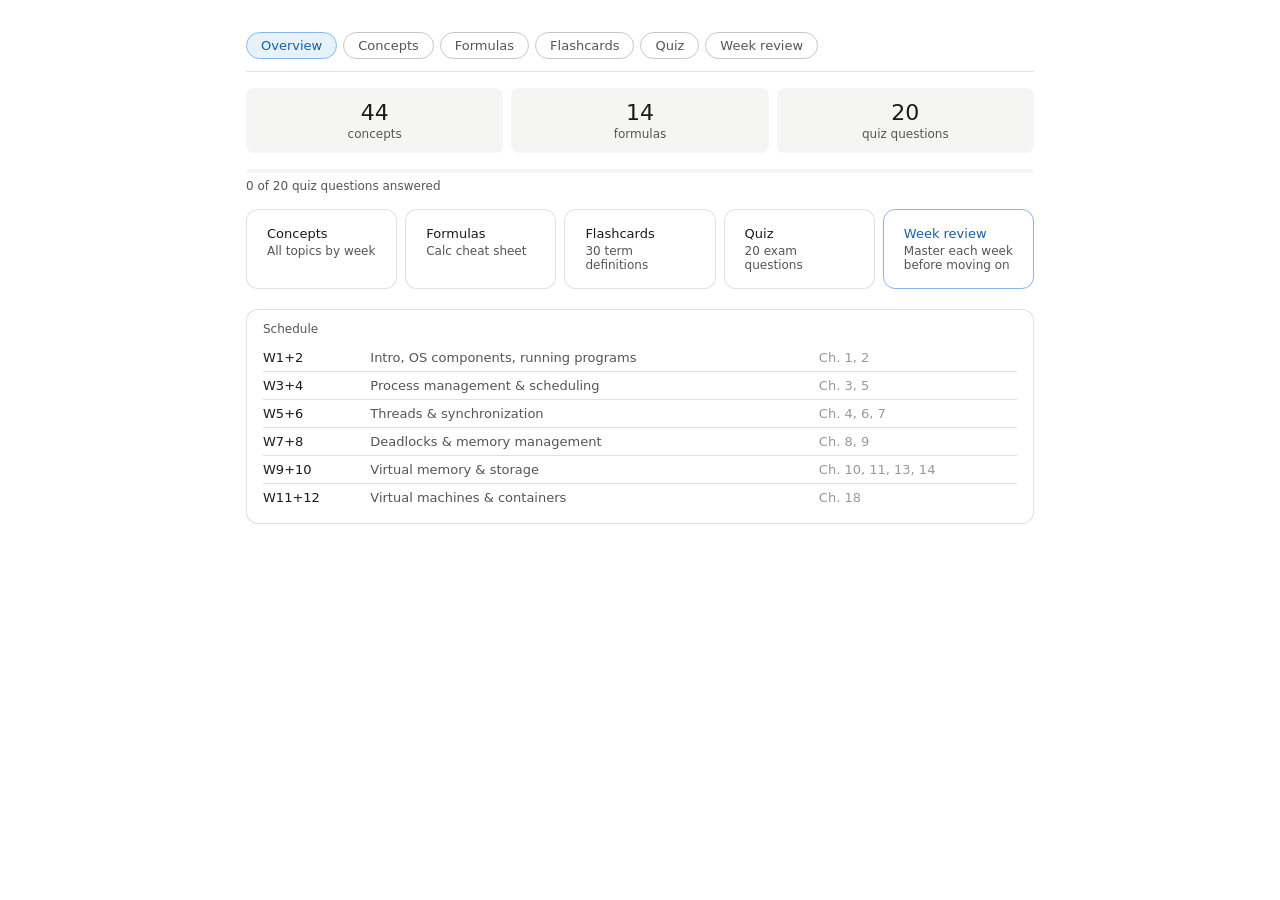
<file: OS1.html>
<!DOCTYPE html>
<html lang="en">
<head>
<meta charset="UTF-8">
<meta name="viewport" content="width=device-width, initial-scale=1.0">
<title>OS — Interactive Study Guide</title>
<style>
*{box-sizing:border-box;margin:0;padding:0}
body{font-family:system-ui,-apple-system,sans-serif;background:#fff;color:#1a1a1a;padding:1rem;max-width:820px;margin:0 auto}
:root{
  --cp:#1a1a1a;--cs:#555;--ct:#999;
  --bg:#fff;--bgs:#f5f5f3;--bgi:#E6F1FB;
  --bd:rgba(0,0,0,0.12);--bds:rgba(0,0,0,0.22);--bdp:rgba(0,0,0,0.35);
  --ci:#185FA5;--bdi:#85B7EB;
  --r:8px;--rl:12px;
}
@media(prefers-color-scheme:dark){
  :root{--cp:#f0f0f0;--cs:#aaa;--ct:#666;--bg:#1e1e1e;--bgs:#2a2a2a;--bgi:#0C447C;--bd:rgba(255,255,255,0.1);--bds:rgba(255,255,255,0.2);--bdp:rgba(255,255,255,0.3);--ci:#85B7EB;--bdi:#185FA5;}
  body{background:#141414}
}
.nav{display:flex;gap:6px;flex-wrap:wrap;padding:1rem 0 0.75rem;border-bottom:0.5px solid var(--bd);margin-bottom:1rem}
.nav button{font-size:13px;padding:5px 14px;border-radius:20px;border:0.5px solid var(--bds);background:transparent;color:var(--cs);cursor:pointer;transition:all .15s}
.nav button.active{background:var(--bgi);color:var(--ci);border-color:var(--bdi)}
.nav button:hover:not(.active){background:var(--bgs)}
.sec{display:none}.sec.on{display:block}
.card{background:var(--bg);border:0.5px solid var(--bd);border-radius:var(--rl);padding:1rem 1.25rem;margin-bottom:10px}
.ch{display:flex;align-items:center;gap:10px;cursor:pointer;user-select:none}
.ct2{font-size:15px;font-weight:500;flex:1;color:var(--cp)}
.cb{display:none;padding-top:12px;border-top:0.5px solid var(--bd);margin-top:12px;font-size:14px;line-height:1.7;color:var(--cs)}
.card.open .cb{display:block}
.chev{width:16px;height:16px;transition:transform .2s;flex-shrink:0;stroke:var(--cs)}
.card.open .chev{transform:rotate(180deg)}
.tag{font-size:11px;padding:3px 8px;border-radius:10px;font-weight:500;flex-shrink:0}
.t1{background:#E6F1FB;color:#0C447C}.t2{background:#EAF3DE;color:#27500A}
.t3{background:#FAEEDA;color:#633806}.t4{background:#FBEAF0;color:#72243E}
.t5{background:#E1F5EE;color:#085041}.t6{background:#EEEDFE;color:#3C3489}
.fbox{background:var(--bgs);border-radius:var(--r);padding:10px 14px;font-family:ui-monospace,monospace;font-size:13px;color:var(--cp);margin:8px 0;word-break:break-all}
.pb{height:4px;background:var(--bgs);border-radius:2px;margin:6px 0}
.pf{height:100%;border-radius:2px;transition:width .3s}
.pf-green{background:#1D9E75}.pf-blue{background:#378ADD}
.stat-row{display:grid;grid-template-columns:repeat(3,minmax(0,1fr));gap:8px;margin-bottom:1rem}
.stat{background:var(--bgs);border-radius:var(--r);padding:12px;text-align:center}
.stat-v{font-size:22px;font-weight:500;color:var(--cp)}
.stat-l{font-size:12px;color:var(--cs);margin-top:2px}
btn,button{font-family:inherit;cursor:pointer;border-radius:var(--r);border:0.5px solid var(--bds);background:transparent;color:var(--cp);padding:6px 14px;font-size:13px;transition:background .15s}
button:hover:not(:disabled){background:var(--bgs)}
button:disabled{opacity:.4;cursor:default}
button:active:not(:disabled){transform:scale(.98)}
.fc{background:var(--bg);border:0.5px solid var(--bd);border-radius:var(--rl);min-height:190px;display:flex;flex-direction:column;align-items:center;justify-content:center;padding:2rem;text-align:center;cursor:pointer;transition:border-color .15s;margin-bottom:10px}
.fc:hover{border-color:var(--bdp)}
.fc-q{font-size:16px;font-weight:500;line-height:1.5;color:var(--cp)}
.fc-a{font-size:14px;color:var(--cs);line-height:1.6;margin-top:14px;padding-top:14px;border-top:0.5px solid var(--bd);width:100%;white-space:pre-line;text-align:left}
.fc-hint{font-size:12px;color:var(--ct);margin-top:12px}
.qopt{width:100%;text-align:left;padding:10px 14px;margin-bottom:6px;border-radius:var(--r);border:0.5px solid var(--bds);background:var(--bg);cursor:pointer;font-size:14px;color:var(--cp);transition:all .15s;font-family:inherit}
.qopt:hover:not(:disabled){background:var(--bgs)}
.qopt.ok{background:#E1F5EE;border-color:#1D9E75;color:#085041}
.qopt.no{background:#FCEBEB;border-color:#E24B4A;color:#791F1F}
.fb{font-size:13px;padding:10px 14px;border-radius:var(--r);margin:8px 0;line-height:1.5}
.fb-ok{background:#E1F5EE;color:#085041}
.fb-no{background:#FCEBEB;color:#791F1F}
.wk-grid{display:grid;grid-template-columns:repeat(auto-fit,minmax(220px,1fr));gap:10px;margin-top:0.5rem}
.wk-card{background:var(--bg);border:0.5px solid var(--bd);border-radius:var(--rl);padding:1rem 1.25rem;cursor:pointer;transition:border-color .15s}
.wk-card:hover{border-color:var(--bdp)}
.wk-title{font-size:14px;font-weight:500;color:var(--cp);margin-bottom:4px}
.wk-sub{font-size:12px;color:var(--cs);line-height:1.4;margin-bottom:10px}
.wk-badge{display:inline-flex;align-items:center;gap:5px;font-size:11px;font-weight:500;padding:3px 8px;border-radius:10px}
.score-ring{width:80px;height:80px;margin:0 auto 1rem}
.unlock{display:inline-flex;align-items:center;gap:6px;font-size:12px;padding:3px 10px;border-radius:10px;background:#FAEEDA;color:#633806;font-weight:500}
.wr-back{font-size:13px;color:var(--cs);cursor:pointer;display:inline-flex;align-items:center;gap:6px;margin-bottom:1rem;background:none;border:none;padding:0}
.wr-back:hover{color:var(--cp)}
.sep{height:0.5px;background:var(--bd);margin:1rem 0}
</style>
</head>
<body>

<div class="nav">
  <button class="active" onclick="show('overview')">Overview</button>
  <button onclick="show('concepts')">Concepts</button>
  <button onclick="show('formulas')">Formulas</button>
  <button onclick="show('flashcards')">Flashcards</button>
  <button onclick="show('quiz')">Quiz</button>
  <button onclick="show('weekreview')">Week review</button>
</div>

<!-- OVERVIEW -->
<div id="overview" class="sec on">
  <div class="stat-row">
    <div class="stat"><div class="stat-v">44</div><div class="stat-l">concepts</div></div>
    <div class="stat"><div class="stat-v">14</div><div class="stat-l">formulas</div></div>
    <div class="stat"><div class="stat-v">20</div><div class="stat-l">quiz questions</div></div>
  </div>
  <div class="pb"><div class="pf pf-blue" id="overall-prog" style="width:0%"></div></div>
  <div style="font-size:12px;color:var(--cs);margin-bottom:1rem" id="prog-label">0 of 20 quiz questions answered</div>
  <div style="display:grid;grid-template-columns:repeat(auto-fit,minmax(0,1fr));gap:8px;margin-bottom:1.25rem">
    <div class="card" style="cursor:pointer;margin:0" onclick="show('concepts')"><div style="font-size:13px;font-weight:500;color:var(--cp);margin-bottom:3px">Concepts</div><div style="font-size:12px;color:var(--cs)">All topics by week</div></div>
    <div class="card" style="cursor:pointer;margin:0" onclick="show('formulas')"><div style="font-size:13px;font-weight:500;color:var(--cp);margin-bottom:3px">Formulas</div><div style="font-size:12px;color:var(--cs)">Calc cheat sheet</div></div>
    <div class="card" style="cursor:pointer;margin:0" onclick="show('flashcards')"><div style="font-size:13px;font-weight:500;color:var(--cp);margin-bottom:3px">Flashcards</div><div style="font-size:12px;color:var(--cs)">30 term definitions</div></div>
    <div class="card" style="cursor:pointer;margin:0" onclick="show('quiz')"><div style="font-size:13px;font-weight:500;color:var(--cp);margin-bottom:3px">Quiz</div><div style="font-size:12px;color:var(--cs)">20 exam questions</div></div>
    <div class="card" style="cursor:pointer;margin:0;border-color:var(--bdi)" onclick="show('weekreview')"><div style="font-size:13px;font-weight:500;color:var(--ci);margin-bottom:3px">Week review</div><div style="font-size:12px;color:var(--cs)">Master each week before moving on</div></div>
  </div>
  <div class="card" style="padding:0.75rem 1rem">
    <div style="font-size:12px;font-weight:500;color:var(--cs);margin-bottom:8px">Schedule</div>
    <table style="width:100%;font-size:13px;border-collapse:collapse">
      <tr style="border-bottom:0.5px solid var(--bd)"><td style="padding:6px 8px 6px 0;font-weight:500;color:var(--cp)">W1+2</td><td style="padding:6px 0;color:var(--cs)">Intro, OS components, running programs</td><td style="padding:6px 0 6px 8px;color:var(--ct);white-space:nowrap">Ch. 1, 2</td></tr>
      <tr style="border-bottom:0.5px solid var(--bd)"><td style="padding:6px 8px 6px 0;font-weight:500;color:var(--cp)">W3+4</td><td style="padding:6px 0;color:var(--cs)">Process management & scheduling</td><td style="padding:6px 0 6px 8px;color:var(--ct);white-space:nowrap">Ch. 3, 5</td></tr>
      <tr style="border-bottom:0.5px solid var(--bd)"><td style="padding:6px 8px 6px 0;font-weight:500;color:var(--cp)">W5+6</td><td style="padding:6px 0;color:var(--cs)">Threads & synchronization</td><td style="padding:6px 0 6px 8px;color:var(--ct);white-space:nowrap">Ch. 4, 6, 7</td></tr>
      <tr style="border-bottom:0.5px solid var(--bd)"><td style="padding:6px 8px 6px 0;font-weight:500;color:var(--cp)">W7+8</td><td style="padding:6px 0;color:var(--cs)">Deadlocks & memory management</td><td style="padding:6px 0 6px 8px;color:var(--ct);white-space:nowrap">Ch. 8, 9</td></tr>
      <tr style="border-bottom:0.5px solid var(--bd)"><td style="padding:6px 8px 6px 0;font-weight:500;color:var(--cp)">W9+10</td><td style="padding:6px 0;color:var(--cs)">Virtual memory & storage</td><td style="padding:6px 0 6px 8px;color:var(--ct);white-space:nowrap">Ch. 10, 11, 13, 14</td></tr>
      <tr><td style="padding:6px 8px 6px 0;font-weight:500;color:var(--cp)">W11+12</td><td style="padding:6px 0;color:var(--cs)">Virtual machines & containers</td><td style="padding:6px 0 6px 8px;color:var(--ct);white-space:nowrap">Ch. 18</td></tr>
    </table>
  </div>
</div>

<!-- CONCEPTS -->
<div id="concepts" class="sec"></div>

<!-- FORMULAS -->
<div id="formulas" class="sec"><div style="padding-top:0.75rem"></div></div>

<!-- FLASHCARDS -->
<div id="flashcards" class="sec">
  <div style="display:flex;align-items:center;justify-content:space-between;margin-bottom:10px;padding-top:0.5rem">
    <span style="font-size:13px;color:var(--cs)" id="fc-counter">Card 1 of 30</span>
    <div style="display:flex;gap:6px"><button onclick="shuffleCards()">Shuffle</button><button onclick="resetCards()">Reset</button></div>
  </div>
  <div class="pb"><div class="pf pf-green" id="fc-prog" style="width:3%"></div></div>
  <div class="fc" id="fc-card" onclick="flipCard()">
    <div class="fc-q" id="fc-q"></div>
    <div class="fc-a" id="fc-a" style="display:none"></div>
    <div class="fc-hint" id="fc-hint">tap to reveal answer</div>
  </div>
  <div style="display:flex;gap:8px;justify-content:center">
    <button onclick="prevCard()">← prev</button>
    <button onclick="nextCard()">next →</button>
  </div>
</div>

<!-- QUIZ -->
<div id="quiz" class="sec"><div style="padding-top:0.5rem" id="quiz-area"></div></div>

<!-- WEEK REVIEW -->
<div id="weekreview" class="sec">
  <div id="wr-home"></div>
  <div id="wr-session" style="display:none"></div>
</div>

<script>
// ─── DATA ────────────────────────────────────────────────────────────────────

const concepts = [
  {w:'W1+2',t:'t1',title:'What is an OS?',body:'An <b>intermediary</b> between user applications and hardware. Goals: execute programs, provide hardware abstraction (HAL), manage shared resources, protect against improper use.<br><br>4 computer components: hardware → OS → application programs → actors (users/other systems).'},
  {w:'W1+2',t:'t1',title:'Kernel architectures',body:'<b>Monolithic:</b> all services in kernel space. Fast, but a bug can crash everything. Examples: Linux, FreeBSD.<br><b>Microkernel:</b> only IPC + VM + thread scheduling in kernel. Rest in user space. Secure, but slow (IPC overhead). Examples: Mach, Minix-3, QNX.<br><b>Hybrid:</b> mix. Windows NT, macOS.'},
  {w:'W1+2',t:'t1',title:'Dual-mode operation',body:'CPU has two modes: <b>user mode</b> (restricted) and <b>kernel mode</b> (full access). A mode bit in the CPU hardware handles this. System calls and interrupts switch the CPU to kernel mode. Dual-mode is <i>partially implemented in the CPU</i>.'},
  {w:'W1+2',t:'t1',title:'System calls',body:'Interface between user space and kernel. Examples: fork(), exec(), read(), write(), open(). Each causes a software interrupt (trap) switching to kernel mode.<br><br>fork() return values: 0 = child, positive PID = parent, -1 = error.'},
  {w:'W1+2',t:'t1',title:'Compiler → linker → loader',body:'<b>Compiler:</b> source → object code with symbolic addresses.<br><b>Linker:</b> combines object files → executable. Works with <i>logical</i> addresses only (never physical).<br><b>Loader:</b> loads executable into RAM, OS assigns physical memory.<br><b>MMU:</b> translates logical → physical at runtime.'},
  {w:'W3+4',t:'t2',title:'Process concept',body:'Process = a program in execution. Has: PID, state, register set (incl. PC), memory segments, open files/sockets, stored in PCB (Process Control Block).<br><br>Memory layout: .text (code) → .data → .bss → heap (grows up) ↕ stack (grows down).'},
  {w:'W3+4',t:'t2',title:'Process states',body:'<b>new → ready → running → waiting or terminated</b><br><br>running → waiting: process requests I/O.<br>running → ready: preempted (higher-priority arrives or time quantum expires).<br>waiting → ready: I/O completes.'},
  {w:'W3+4',t:'t2',title:'fork() and exec()',body:'<b>fork():</b> child = exact copy of parent. Returns 0 to child, child PID to parent.<br><b>exec():</b> replaces process image with a new program. Used after fork().<br><b>wait():</b> parent waits for child — prevents zombies.<br><br>Copied after fork: stack, heap, data. Code (.text) is shared (COW).'},
  {w:'W3+4',t:'t2',title:'IPC methods',body:'<b>Shared memory:</b> fastest, but needs synchronization.<br><b>Pipes:</b> kernel-buffered, unidirectional. The | in shell connects stdout → stdin.<br><b>Sockets / RPC:</b> network-based. RPC uses parameter marshalling to serialize data.'},
  {w:'W3+4',t:'t2',title:'Scheduling criteria',body:'<b>Throughput:</b> processes/time unit — higher is better.<br><b>Turnaround time:</b> finish − arrival — lower is better.<br><b>Waiting time:</b> time in ready queue — lower is better.<br><b>Response time:</b> time until first response.<br><b>CPU utilization:</b> % CPU busy — higher is better.'},
  {w:'W3+4',t:'t2',title:'Scheduling algorithms',body:'<b>FCFS:</b> arrival order, non-preemptive, convoy effect possible, no starvation.<br><b>SJF:</b> shortest burst first, optimal avg WT, starvation possible.<br><b>RR:</b> time quantum, preemptive, fair, no starvation. Large q → FCFS; small q → overhead.<br><b>Priority:</b> starvation possible, fix with aging.'},
  {w:'W3+4',t:'t2',title:'UNIX priority formula',body:'Recalculated every second:<br><code>priority = (recent_CPU_usage / 2) + 60</code><br><br>Lower number = higher priority. CPU-heavy processes get higher numbers (lower priority). recent_CPU_usage decays — idle processes recover priority.'},
  {w:'W5+6',t:'t3',title:'Threads vs processes',body:'Thread has its own: thread ID, stack, register set, PC, errno.<br>Thread shares with siblings: code, global data, heap, file descriptors.<br><br>Thread creation ~30x faster than process. Threads are lighter but less isolated.'},
  {w:'W5+6',t:'t3',title:'Concurrency vs parallelism',body:'<b>Concurrent:</b> multiple threads make progress by interleaving (can be 1 core).<br><b>Parallel:</b> threads run simultaneously on multiple cores.<br><br>Amdahl\'s law: speedup = 1/(S + (1−S)/N). If 25% sequential → max speedup = 4x.'},
  {w:'W5+6',t:'t3',title:'Race conditions & critical section',body:'Race condition: result depends on execution order of concurrent threads accessing shared data. counter++ is 3 assembly instructions (load, add, store) — not atomic!<br><br>Critical section requirements: mutual exclusion, progress, bounded waiting.'},
  {w:'W5+6',t:'t3',title:'Mutex vs semaphore',body:'<b>Mutex:</b> binary lock, only holder can unlock. Uses hardware atomic instruction (compare-and-swap).<br><b>Semaphore:</b> counter-based. acquire()/P() decrements; release()/V() increments. Counting semaphore limits concurrent access to N.'},
  {w:'W5+6',t:'t3',title:'Busy waiting vs blocking',body:'<b>Spinlock (busy wait):</b> thread loops checking condition. Wastes CPU but avoids context switch. Good for short waits on multicore, pointless on single-core.<br><b>Blocking:</b> thread sleeps, OS schedules another. Better for long waits.'},
  {w:'W7+8',t:'t4',title:'Deadlock — 4 conditions',body:'ALL four must hold simultaneously:<br>1. <b>Mutual exclusion</b> — only one process holds resource at a time.<br>2. <b>Hold and wait</b> — holds one resource while waiting for another.<br>3. <b>No preemption</b> — resources only released voluntarily.<br>4. <b>Circular wait</b> — chain of processes each waiting for the next.'},
  {w:'W7+8',t:'t4',title:'Deadlock strategies',body:'<b>Prevention:</b> eliminate one of the 4 conditions.<br><b>Avoidance (Banker\'s):</b> only allocate if system stays in safe state.<br><b>Detection:</b> allow deadlocks, detect with wait-for graph, then recover.<br><b>Ignorance:</b> ostrich algorithm — used by most real OSes (deadlocks are rare).'},
  {w:'W7+8',t:'t4',title:'Banker\'s algorithm',body:'Need[i] = Max[i] − Allocation[i]<br><br>Safe state check: find a process with Need ≤ Available → run it → add Allocation to Available → repeat. If all finish → safe. Otherwise → unsafe.'},
  {w:'W7+8',t:'t4',title:'Logical vs physical addresses',body:'<b>Logical:</b> what the CPU generates. Compiler/linker uses logical addresses only.<br><b>Physical:</b> actual RAM location. Set at load time or runtime via MMU.<br><br>MMU = hardware in CPU that translates logical → physical at runtime.'},
  {w:'W7+8',t:'t4',title:'Paging & fragmentation',body:'Paging: fixed-size pages (logical) mapped to frames (physical) via page table. No external fragmentation. Small internal fragmentation (last page).<br><br>Internal frag: unused space inside allocation. External frag: free space split between allocations. Paging has NO external fragmentation.'},
  {w:'W9+10',t:'t5',title:'Virtual memory & demand paging',body:'Virtual memory: process uses more memory than physically available. Inactive pages stored on disk.<br><br>Demand paging: load page into RAM only when accessed. Valid-invalid bit: valid = in RAM, invalid = on disk. Page fault → OS loads page → restart instruction.'},
  {w:'W9+10',t:'t5',title:'Page replacement algorithms',body:'<b>FIFO:</b> evict oldest. Simple. Bélády\'s anomaly possible.<br><b>LRU:</b> evict least recently used. Good approximation of optimal. Hard to implement exactly.<br><b>Optimal (OPT):</b> evict page not needed longest in future. Impossible in practice — benchmark only.<br><b>Clock:</b> practical LRU approx using reference bits.'},
  {w:'W9+10',t:'t5',title:'EAT & thrashing',body:'EAT = (1−p) × mem_time + p × fault_time. Even tiny p massively increases EAT (disk is ~10,000x slower).<br><br>Thrashing: process spends more time paging than computing. CPU utilization drops, disk I/O near 100%. Fix: fewer concurrent processes or more RAM.'},
  {w:'W9+10',t:'t5',title:'HDD vs SSD vs RAM',body:'<b>HDD:</b> seek time (2–10ms) + rotational latency (2–5ms). Sequential >> random.<br><b>SSD:</b> no moving parts, no seek latency. Read 10–100µs. Wear leveling required. ~100x faster than HDD.<br><b>RAM:</b> ~100ns. ~1000x faster than SSD.'},
  {w:'W9+10',t:'t5',title:'Disk allocation & i-node',body:'<b>Contiguous:</b> consecutive blocks. Fast sequential + random. External fragmentation. Hard to extend.<br><b>Linked:</b> each block → next. Random access O(n). No external frag.<br><b>Indexed (i-node):</b> index block with all pointers. Good random access. Used in UNIX.'},
  {w:'W9+10',t:'t5',title:'Boot process (UEFI)',body:'1. Power on → UEFI firmware runs POST.<br>2. Reads GPT (GUID Partition Table).<br>3. Finds EFI partition → loads bootloader.<br>4. Bootloader loads OS kernel.<br>5. Kernel starts init/systemd.<br><br>A disk has ONE MBR, but can have multiple filesystems and OSes.'},
  {w:'W11+12',t:'t6',title:'Virtualization & hypervisors',body:'Virtualization: one physical machine runs multiple OSes concurrently in isolated VMs.<br><b>Type 1 (bare metal):</b> runs directly on hardware. Better performance. VMware ESXi, Hyper-V.<br><b>Type 2 (hosted):</b> runs on host OS. Easier setup. VirtualBox, VMware Workstation.'},
  {w:'W11+12',t:'t6',title:'VMs vs containers',body:'<b>VM:</b> full OS per VM, complete hardware virtualization, GBs overhead, slow startup (minutes), strong isolation.<br><b>Container (Docker):</b> shares host kernel, uses namespaces + cgroups, MBs overhead, fast startup (seconds), less isolation.'},
  {w:'W11+12',t:'t6',title:'Cloud models',body:'<b>IaaS:</b> provider manages hardware/VMs. You manage OS + apps. Example: AWS EC2.<br><b>PaaS:</b> provider manages hardware + OS + runtime. You manage apps + data. Example: Google App Engine.<br><b>SaaS:</b> provider manages everything. Example: Gmail.'},
];

const flashcards = [
  {q:'What does MMU stand for and what does it do?',a:'Memory Management Unit. Hardware (integrated in CPU) that translates logical → physical addresses at runtime.'},
  {q:'What is a PCB?',a:'Process Control Block. Kernel data structure storing everything about a process: PID, state, registers, memory limits, open files, priority.'},
  {q:'What are the 4 necessary conditions for deadlock?',a:'1. Mutual exclusion\n2. Hold and wait\n3. No preemption of resources\n4. Circular wait\n\nALL four must hold simultaneously.'},
  {q:'What is the difference between logical and physical addresses?',a:'Logical: generated by CPU / used by programs. Physical: actual RAM location. MMU translates logical → physical at runtime. Linker uses logical addresses only.'},
  {q:'What is a page fault?',a:'Occurs when a process accesses a page not in physical memory (RAM). OS loads it from disk into a free frame, then restarts the instruction. NOT an error — normal virtual memory operation.'},
  {q:'What is the EAT formula?',a:'EAT = (1 − p) × memory_access_time + p × page_fault_time\n\nWhere p = page fault rate. Even tiny p drastically increases EAT because disk is ~10,000x slower than RAM.'},
  {q:'What is thrashing?',a:'When a process spends more time paging (swapping pages to/from disk) than executing code. CPU utilization drops, disk I/O near 100%. Fix: fewer concurrent processes or more RAM.'},
  {q:'What is a semaphore?',a:'Synchronization primitive with a counter. acquire()/P() decrements — blocks if 0. release()/V() increments and wakes a waiting thread. Implemented using hardware atomic instructions.'},
  {q:'Type 1 vs Type 2 hypervisor?',a:'Type 1 (bare metal): runs directly on hardware, no host OS. Better performance. Used in servers (ESXi, Hyper-V).\nType 2 (hosted): runs on host OS. Easier setup, more overhead (VirtualBox, VMware Workstation).'},
  {q:'What is the UNIX priority formula?',a:'priority = (recent_CPU_usage / 2) + 60\n\nLower number = higher priority. CPU-heavy processes get high numbers (low priority). recent_CPU_usage decays so idle processes regain priority.'},
  {q:'How does fork() tell parent from child?',a:'Return value of fork():\n• 0 → child process\n• positive PID → parent process\n• −1 → fork failed'},
  {q:'Concurrent vs parallel?',a:'Concurrent: multiple threads make progress by interleaving — can run on 1 core.\nParallel: threads execute simultaneously on multiple cores at the same time.'},
  {q:'What is a TLB?',a:'Translation Lookaside Buffer. Hardware cache for page table entries. TLB hit → fast translation. TLB miss → must look up page table in RAM (slow).'},
  {q:'Internal vs external fragmentation?',a:'Internal: unused space INSIDE allocated block. Paging has this (last page not full).\nExternal: free space between blocks, too fragmented to use. Contiguous allocation has this. Paging has NO external fragmentation.'},
  {q:'What is Amdahl\'s Law?',a:'Speedup = 1 / (S + (1−S)/N)\nS = sequential fraction, N = number of cores.\n\nIf 25% is sequential → max speedup = 4x regardless of cores.'},
  {q:'What is wear leveling?',a:'SSD technique that distributes writes evenly across all flash cells to extend SSD lifetime. Each cell can only be erased/written 10,000–100,000 times.'},
  {q:'What is a critical section?',a:'Code that accesses shared data and must not be executed by more than one thread at a time. Requires: mutual exclusion, progress, bounded waiting.'},
  {q:'Three main IPC methods?',a:'1. Shared memory — fastest, needs synchronization\n2. Message passing / pipes — kernel-buffered, the | in shell\n3. Sockets / RPC — network-based, uses parameter marshalling'},
  {q:'What is a safe state (Banker\'s algorithm)?',a:'A state where a safe sequence exists — all processes can eventually get the resources they need and finish. No safe sequence → unsafe state → risk of deadlock.'},
  {q:'What is demand paging?',a:'Pages loaded from disk into RAM only when actually accessed, not at program start. Allows programs to run with less physical memory than their full size.'},
  {q:'VM vs container?',a:'VM: full OS, complete virtualization, GBs overhead, slow startup, strong isolation.\nContainer: shares host kernel, namespaces + cgroups, MBs overhead, seconds to start, less isolation.'},
  {q:'RR vs FCFS?',a:'FCFS: non-preemptive — process runs to completion.\nRR: preemptive — each process gets at most quantum q, then interrupted. Large q → FCFS. Small q → many context switches.'},
  {q:'What is parameter marshalling?',a:'Encoding function parameters into a standard format for network transmission in RPC. Allows calling a function on a remote machine as if it were local.'},
  {q:'What is the UNIX i-node?',a:'File Control Block (FCB) in UNIX. Contains metadata (owner, perms, timestamps) + block pointers: direct (fast), single/double/triple indirect (large files).'},
  {q:'What is copy-on-write (COW)?',a:'After fork(), parent and child share memory pages marked read-only. A private copy is made only when one process writes. Avoids unnecessary memory copying.'},
  {q:'What is a spinlock?',a:'Lock where thread loops (spins) checking if lock is free. Wastes CPU but avoids context switch overhead. Useful for very short waits on multicore. Pointless on single-core.'},
  {q:'Does the linker use logical or physical addresses?',a:'Logical addresses only. Physical addresses are only set at load time by the OS loader, or at runtime via the MMU. The linker never sees physical addresses.'},
  {q:'What is the working set model?',a:'Based on locality of reference — programs repeatedly access a small set of pages. Working set = pages accessed within recent time window. Keep hot 20% in RAM, cold 80% on disk.'},
  {q:'What is SMP?',a:'Symmetric Multiprocessing. Multiple CPUs/cores share a single memory space. Each CPU can run OS code and any process. All processes can run on any CPU.'},
  {q:'Running→waiting vs running→ready?',a:'Running → waiting: process requests I/O (disk, network, keyboard).\nRunning → ready: preempted — higher-priority process arrived or time quantum expired.'},
];

// ─── WEEK REVIEW DATA ────────────────────────────────────────────────────────
const weekReviewData = {
  'W1+2': {
    title: 'Intro & OS components',
    sub: 'System calls, kernel architectures, compiler pipeline',
    tag: 't1',
    questions: [
      {type:'mc',q:'Dual-mode operation is partially implemented in...',opts:['the compiler','the CPU hardware','the OS kernel','the bootloader'],ans:1,exp:'The mode bit is a hardware feature of the CPU. It determines whether privileged instructions are allowed.'},
      {type:'mc',q:'Which kernel architecture puts ONLY IPC, virtual memory, and thread scheduling in the kernel?',opts:['Monolithic kernel','Hybrid kernel','Microkernel','None of the above'],ans:2,exp:'Microkernel design: keep the kernel minimal (IPC, VM, scheduling), push everything else (drivers, filesystem, networking) to user space.'},
      {type:'mc',q:'After fork(), the child process receives the return value...',opts:['The parent\'s PID','−1','0','Its own PID'],ans:2,exp:'fork() returns 0 to the child, the child\'s PID to the parent, and −1 on error. This is how you tell parent from child.'},
      {type:'mc',q:'What does the linker work with?',opts:['Physical addresses only','Logical addresses only','Both logical and physical','Neither — it uses symbolic names only'],ans:1,exp:'The linker works exclusively with logical (virtual) addresses. Physical addresses are only assigned at load time or runtime via the MMU.'},
      {type:'mc',q:'Which component translates logical addresses to physical addresses at runtime?',opts:['Linker','Loader','MMU','Compiler'],ans:2,exp:'The MMU (Memory Management Unit) is hardware integrated into the CPU that translates logical → physical addresses every time memory is accessed.'},
      {type:'tf',q:'A system call switches the CPU from kernel mode to user mode.',ans:false,exp:'It\'s the opposite. A system call switches FROM user mode TO kernel mode (via a trap/software interrupt). When the system call finishes, it switches back to user mode.'},
      {type:'tf',q:'Linux uses a monolithic kernel architecture.',ans:true,exp:'Correct. Linux is a monolithic kernel — all OS services run in kernel space. This gives it high performance but means a bug in any module can crash the kernel.'},
      {type:'order',q:'Put the compilation pipeline steps in the correct order:',items:['Loader runs executable in memory','Linker combines object files into executable','Compiler translates source code to object code','CPU executes machine instructions'],ans:[2,1,0,3],exp:'Source code → Compiler → Object code → Linker → Executable → Loader → Running in memory → CPU executes.'},
      {type:'mc',q:'A microkernel is slower than a monolithic kernel because...',opts:['It has less code','All services communicate via IPC (message passing)','It runs in user mode','It cannot use hardware directly'],ans:1,exp:'In a microkernel, services that would communicate directly in a monolithic kernel must instead pass messages via the kernel\'s IPC mechanism — lots of context switches and overhead.'},
      {type:'mc',q:'Which of these is NOT a goal of the OS from the application\'s point of view?',opts:['Provide hardware abstraction','Compile source code','Manage shared resources','Protect resources'],ans:1,exp:'Compiling is done by the compiler, which is a separate application. The OS provides abstraction, resource management, and protection — it doesn\'t compile code.'},
    ]
  },
  'W3+4': {
    title: 'Process management & scheduling',
    sub: 'Process states, fork, IPC, FCFS/SJF/RR/Priority',
    tag: 't2',
    questions: [
      {type:'mc',q:'How many processes can have status "running" simultaneously on a quad-core machine?',opts:['1','4','Unlimited','Depends on RAM'],ans:1,exp:'Exactly one process per core can be truly running at any moment. A quad-core can have at most 4 running processes simultaneously.'},
      {type:'mc',q:'A process goes from running → waiting when...',opts:['A higher-priority process arrives','The time quantum expires','It requests I/O','It is newly created'],ans:2,exp:'Running → waiting happens when the process needs to wait for something (I/O, a lock, etc.). Running → ready happens when it\'s preempted.'},
      {type:'mc',q:'Which scheduling algorithm gives the minimum average waiting time?',opts:['FCFS','Round Robin','SJF (preemptive)','Priority scheduling'],ans:2,exp:'Preemptive SJF (SRTF) is provably optimal for minimizing average waiting time. It always picks the process with the shortest remaining burst time.'},
      {type:'mc',q:'Round Robin with a very large time quantum behaves like...',opts:['SJF','FCFS','Priority scheduling','SRTF'],ans:1,exp:'With a huge quantum, each process runs to completion before the next gets CPU time — which is exactly FCFS (First Come First Served).'},
      {type:'tf',q:'Priority scheduling can cause starvation.',ans:true,exp:'Correct. If high-priority processes keep arriving, low-priority processes may never get CPU time (starvation). The fix is aging — gradually increase the priority of waiting processes.'},
      {type:'tf',q:'Round Robin can cause starvation.',ans:false,exp:'RR cannot cause starvation. Every process gets CPU time in a fair, cyclical order. No process is permanently skipped.'},
      {type:'calc',q:'Given: P1 arrives at t=0 (burst=6), P2 at t=2 (burst=4), P3 at t=4 (burst=1), P4 at t=6 (burst=4). Non-preemptive SJF. What is the average waiting time?',ans:'3',hint:'Execution order: P1(0→6), P3(6→7), P2(7→11), P4(11→15). WT: P1=0, P3=2, P2=5, P4=5. Avg=(0+2+5+5)/4=3',exp:'P1 runs 0→6 (only one available). At t=6: P2(4) and P3(1) are waiting, P4 not arrived. SJF picks P3(1) → runs 6→7. At t=7: P2(4) and P4 not arrived → P2 runs 7→11. P4 runs 11→15. Waiting times: P1=0, P3=6−4=2, P2=7−2=5, P4=11−6=5. Average=(0+2+5+5)/4=3.'},
      {type:'mc',q:'In the UNIX priority formula priority=(recent_CPU_usage/2)+60, a CPU-bound process over time will...',opts:['Get a lower number (higher priority)','Get a higher number (lower priority)','Stay the same','Immediately get the highest priority'],ans:1,exp:'CPU-bound processes accumulate high recent_CPU_usage, giving them a higher priority number, meaning LOWER actual priority. This is intentional — give interactive/I/O-bound processes priority.'},
      {type:'mc',q:'The "convoy effect" is associated with which scheduling algorithm?',opts:['SJF','Round Robin','FCFS','Priority scheduling'],ans:2,exp:'In FCFS, short processes can get stuck waiting behind a long CPU-bound process — like cars in a convoy behind a slow truck. This is the convoy effect.'},
      {type:'mc',q:'Which of the following correctly describes shared memory IPC?',opts:['Slowest IPC method','Requires the kernel to copy data on every access','Fastest IPC, but needs synchronization','Always deadlock-free'],ans:2,exp:'Shared memory is the fastest IPC because processes directly read/write the same memory region without kernel involvement. But this means you must handle synchronization yourself to avoid race conditions.'},
    ]
  },
  'W5+6': {
    title: 'Threads & synchronization',
    sub: 'Race conditions, mutex, semaphores, monitors',
    tag: 't3',
    questions: [
      {type:'mc',q:'Which of these does a thread NOT have its own copy of?',opts:['Stack','Register set','Program counter','Heap memory'],ans:3,exp:'The heap is shared among all threads in a process. Each thread has its own stack, registers, and PC — but they all share the heap, global variables, code, and file descriptors.'},
      {type:'mc',q:'counter++ is not thread-safe because...',opts:['It takes too long','It is actually 3 assembly instructions (load, add, store) that can be interleaved','Java doesn\'t support it','It overflows'],ans:1,exp:'counter++ compiles to: LOAD value into register, ADD 1, STORE back. Another thread can interrupt between any of these steps and produce a wrong result — a race condition.'},
      {type:'tf',q:'A spinlock is a good choice when the expected wait time is very short and you are on a multicore system.',ans:true,exp:'Correct. Spinlocks avoid the overhead of a context switch, which makes them efficient for very short waits. On multicore, the waiting thread spinning on one core doesn\'t block the lock-holder on another.'},
      {type:'tf',q:'A spinlock is efficient on a single-core CPU.',ans:false,exp:'On single-core, a spinning thread wastes 100% of the CPU while it waits. The lock holder can\'t even run to release the lock! You must use a blocking lock on single-core.'},
      {type:'mc',q:'Which of these is NOT one of the 3 requirements for a correct critical section solution?',opts:['Mutual exclusion','Progress','Bounded waiting','Maximum throughput'],ans:3,exp:'The three requirements are: mutual exclusion (only one inside at a time), progress (if no one is inside, a waiter must get in), and bounded waiting (no infinite waiting). Throughput is a scheduling criterion, not a CS requirement.'},
      {type:'mc',q:'In Java, the synchronized keyword acquires a lock at...',opts:['Thread level','Class level','Object level','Method level'],ans:2,exp:'In Java, synchronized acquires a lock on the object (instance). Two synchronized methods on the same object share the same lock. You can also use synchronized(obj) to lock on a specific object.'},
      {type:'mc',q:'A counting semaphore initialized to 5 means...',opts:['5 processes are waiting','5 processes are in the critical section','At most 5 processes can be in the critical section simultaneously','The semaphore can only count to 5'],ans:2,exp:'A counting semaphore initialized to N allows at most N threads to enter the critical section simultaneously. Each acquire() decrements the counter; each release() increments it.'},
      {type:'tf',q:'A binary semaphore is functionally equivalent to a mutex lock.',ans:true,exp:'A binary semaphore (values 0 or 1) behaves the same as a mutex — only one thread can be in the critical section at a time. The main practical difference is that any thread can release a semaphore, while only the holder can release a mutex.'},
      {type:'mc',q:'What is Amdahl\'s Law used for?',opts:['Calculating memory access time','Predicting maximum speedup from parallelization','Measuring disk I/O performance','Estimating page fault rate'],ans:1,exp:'Amdahl\'s Law: speedup = 1/(S + (1−S)/N). It tells you the theoretical maximum speedup from parallelizing a program given the fraction S that must remain sequential.'},
      {type:'mc',q:'Priority inversion occurs when...',opts:['A high-priority process runs before a low-priority one','A low-priority process holds a lock needed by a high-priority process','Two processes have the same priority','The scheduler assigns wrong priorities'],ans:1,exp:'Priority inversion: a high-priority process is blocked waiting for a lock held by a low-priority process. Even worse, a medium-priority process may preempt the low-priority one, causing the high-priority process to wait even longer.'},
    ]
  },
  'W7+8': {
    title: 'Deadlocks & memory management',
    sub: 'Banker\'s algorithm, paging, fragmentation, MMU',
    tag: 't4',
    questions: [
      {type:'mc',q:'Which deadlock condition states that a process holds one resource while waiting for another?',opts:['Mutual exclusion','Hold and wait','No preemption','Circular wait'],ans:1,exp:'Hold and wait: a process already holding at least one resource is waiting to acquire additional resources currently held by other processes. This is condition #2.'},
      {type:'tf',q:'If you remove circular wait, deadlock cannot occur even if the other 3 conditions hold.',ans:true,exp:'Correct. ALL four conditions must hold simultaneously for deadlock. Eliminating any one of them (including circular wait) prevents deadlock. Imposing a total ordering on resource acquisition eliminates circular wait.'},
      {type:'mc',q:'The Banker\'s algorithm is used for...',opts:['Detecting deadlocks after they occur','Avoiding deadlocks by staying in safe states','Preventing deadlocks by eliminating conditions','Recovering from deadlocks'],ans:1,exp:'Banker\'s is a deadlock avoidance algorithm. It checks whether granting a resource request would leave the system in a safe state. If unsafe → deny the request until later.'},
      {type:'calc',q:'Process needs: Need = Max − Allocation. If Max=[3,2] and Allocation=[1,1], what is Need?',ans:'2,1',hint:'Subtract each element: [3−1, 2−1] = [2,1]',exp:'Need[i] = Max[i] − Allocation[i] for each resource type. So [3−1, 2−1] = [2, 1]. The process still needs 2 units of resource A and 1 unit of resource B.'},
      {type:'mc',q:'Which memory allocation method has NO external fragmentation?',opts:['Contiguous allocation','Segmentation','Paging','First fit'],ans:2,exp:'Paging divides memory into fixed-size pages and frames, so free space is never stranded between allocations. Internal fragmentation can still occur (last page may not be fully used), but not external.'},
      {type:'mc',q:'A CPU generates a logical address. What happens next?',opts:['It is sent directly to RAM','The OS translates it to a physical address','The MMU translates it to a physical address','The linker translates it'],ans:2,exp:'The MMU (Memory Management Unit) — hardware integrated into the CPU — translates the logical address to a physical address on every memory access. This happens transparently and very fast.'},
      {type:'tf',q:'The linker assigns physical addresses to variables and functions.',ans:false,exp:'The linker assigns logical (virtual) addresses. Physical addresses are only determined when the program is loaded by the OS loader, or at runtime by the MMU.'},
      {type:'mc',q:'Logical address = 101010 binary. a5,a4 = page number, a3-a0 = offset. Page 2 → frame 2. Physical address?',opts:['26','36','42','48'],ans:2,exp:'Page number = binary 10 = 2. Offset = binary 1010 = 10. Physical = frame × page_size + offset = 2 × 16 + 10 = 32 + 10 = 42.'},
      {type:'mc',q:'What is the purpose of a TLB (Translation Lookaside Buffer)?',opts:['Store page table on disk','Cache frequently used page table entries for faster translation','Translate logical to physical directly without a page table','Store the full page table for all processes'],ans:1,exp:'The TLB is a small, fast hardware cache that stores recently used page table entries. A TLB hit avoids the slow page table lookup in RAM. Without TLB, every memory access would require two memory accesses (page table + data).'},
      {type:'mc',q:'What happens to internal fragmentation if you increase page size?',opts:['It decreases','It increases','It stays the same','It is eliminated'],ans:1,exp:'Larger pages mean the last page of a process is more likely to have lots of unused space (internal fragmentation). Smaller pages reduce internal fragmentation but increase the size of the page table.'},
    ]
  },
  'W9+10': {
    title: 'Virtual memory & storage',
    sub: 'Page faults, replacement algorithms, HDD/SSD, filesystems',
    tag: 't5',
    questions: [
      {type:'mc',q:'What does a page fault mean?',opts:['A bug in the page','An illegal memory access','The page is not currently in physical memory','There is no more logical memory'],ans:2,exp:'A page fault means the accessed page is valid (part of the process\'s address space) but not currently in RAM — it\'s on disk. The OS loads it in and restarts the instruction. Completely normal in virtual memory.'},
      {type:'mc',q:'Which page replacement algorithm is theoretically optimal but impossible to implement?',opts:['FIFO','LRU','Optimal (OPT)','Clock'],ans:2,exp:'Optimal (OPT) evicts the page that won\'t be used for the longest time in the future. It\'s impossible because you\'d need to predict the future. Used only as a benchmark to evaluate other algorithms.'},
      {type:'tf',q:'Bélády\'s anomaly means that adding more frames can sometimes increase page faults.',ans:true,exp:'Correct, and counterintuitively! Bélády\'s anomaly occurs with FIFO — more frames can result in more page faults for some reference strings. LRU and OPT do not have this anomaly.'},
      {type:'mc',q:'Thrashing is best fixed by...',opts:['Getting a faster CPU','Reducing the number of concurrent processes (or adding RAM)','Using a better page replacement algorithm','Increasing page size'],ans:1,exp:'Thrashing happens because too many processes compete for too few frames. A faster CPU just means the processes page-fault faster. The fix is reducing multiprogramming degree (fewer competing processes) or adding more physical RAM.'},
      {type:'mc',q:'The Effective Access Time (EAT) is mainly determined by...',opts:['The TLB hit ratio','The page fault rate','The memory bus speed','The disk rotation speed'],ans:1,exp:'EAT = (1−p)×mem_time + p×fault_time. Since disk access (fault time) is ~10,000x slower than RAM, even a tiny page fault rate p dominates the EAT calculation.'},
      {type:'mc',q:'Which disk allocation method provides the best random access performance?',opts:['Contiguous allocation','Linked allocation','Indexed allocation (i-node)','FAT allocation'],ans:2,exp:'Indexed allocation (i-node) stores all block pointers in a single index block, so you can jump directly to any block. Linked allocation requires traversing the chain (O(n)) for random access.'},
      {type:'tf',q:'An SSD has no rotational latency.',ans:true,exp:'Correct. SSDs are solid-state (no moving parts), so there is no seek time and no rotational latency. Access time is purely electronic — typically 10–100 microseconds for reads.'},
      {type:'mc',q:'A disk can have only one...',opts:['Operating system','File system','MBR (Master Boot Record)','Boot partition'],ans:2,exp:'A disk has exactly one MBR (or GPT). But it can have multiple partitions, each with its own filesystem, and it can host multiple operating systems. You can dual-boot Linux and Windows on one disk.'},
      {type:'mc',q:'In the UEFI boot process, which comes first?',opts:['Loading the OS kernel','GPT partition table read','POST (Power-On Self Test)','Bootloader execution'],ans:2,exp:'Boot order: Power on → UEFI runs POST → reads GPT → finds EFI partition → loads bootloader → bootloader loads kernel → kernel starts init/systemd.'},
      {type:'mc',q:'LRU page replacement evicts...',opts:['The oldest loaded page','The page not used for the longest time','The page that won\'t be used longest in future','The page loaded last'],ans:1,exp:'LRU (Least Recently Used) evicts the page that was accessed least recently — i.e., not used for the longest time in the past. It approximates OPT by assuming recent past predicts near future.'},
    ]
  },
  'W11+12': {
    title: 'Virtual machines & containers',
    sub: 'Hypervisors, Docker, trap-and-emulate, cloud models',
    tag: 't6',
    questions: [
      {type:'mc',q:'A Type 1 hypervisor runs...',opts:['On top of a host OS','Directly on hardware','Inside a container','As a user-space application'],ans:1,exp:'Type 1 (bare metal) hypervisors run directly on hardware — there is no host OS between them. This gives better performance and is used in enterprise/cloud servers (VMware ESXi, Microsoft Hyper-V, Xen).'},
      {type:'mc',q:'Why can\'t trap-and-emulate always be used for implementing VMMs?',opts:['Not all OSes support traps','Not all CPUs generate a trap for privileged instructions in user mode','VMMs must run in kernel mode','Some instructions cannot be emulated'],ans:1,exp:'On some CPU architectures, certain sensitive instructions silently fail (or behave differently) when executed in user mode instead of generating a trap. Without a trap, the VMM never gets control, making trap-and-emulate impossible.'},
      {type:'tf',q:'Containers provide stronger isolation than virtual machines.',ans:false,exp:'VMs provide stronger isolation — each VM has its own full OS, so a compromise in one VM cannot easily affect others or the host. Containers share the host kernel, meaning a kernel vulnerability affects all containers.'},
      {type:'mc',q:'What Linux features do containers primarily rely on for isolation?',opts:['Hypervisor and MMU','Namespaces and cgroups','Virtual memory and paging','Semaphores and mutexes'],ans:1,exp:'Containers use Linux namespaces (isolate process view: PID, network, filesystem, etc.) and cgroups (limit and account for CPU, memory, I/O per process group). Together these create lightweight isolation without a full OS.'},
      {type:'mc',q:'In the IaaS cloud model, the customer is responsible for...',opts:['Only the application','The OS, middleware, and applications','Everything from hardware up','Nothing — provider manages all'],ans:1,exp:'IaaS: provider manages hardware and VMs. Customer manages OS, middleware, runtime, and applications. PaaS: provider also manages OS + runtime. SaaS: provider manages everything.'},
      {type:'tf',q:'A virtual machine has access to only one physical CPU core.',ans:false,exp:'A VM can be configured to use multiple virtual CPUs (vCPUs), which the hypervisor maps to physical cores. Modern hypervisors support live migration — moving a running VM to a different physical host.'},
      {type:'mc',q:'Binary translation in VMMs is used when...',opts:['The guest OS is too large','Trap-and-emulate is not possible due to CPU architecture','The host has more RAM than the guest needs','Containers are not available'],ans:1,exp:'When a CPU doesn\'t generate traps for all privileged instructions, binary translation is used: the VMM rewrites the guest OS machine code at runtime, replacing unsafe instructions with safe equivalents.'},
      {type:'mc',q:'Which is a key advantage of containers over VMs?',opts:['Stronger security isolation','Full OS per instance','Much faster startup and less overhead','Better hardware virtualization'],ans:2,exp:'Containers start in seconds (vs minutes for VMs) and use MBs of overhead (vs GBs for VMs). This makes them ideal for microservices and rapid deployment. The tradeoff is weaker isolation.'},
      {type:'mc',q:'What does "cloud native" mean?',opts:['Running any app on the cloud','Applications designed specifically for cloud environments using containers and microservices','Using cloud storage instead of local storage','Running Windows on Linux servers'],ans:1,exp:'Cloud native: applications designed from the ground up to run in cloud environments — built with containers, microservices architecture, auto-scaling, and continuous deployment pipelines.'},
      {type:'tf',q:'Intel VT-x and AMD-V are hardware features that help implement virtualization.',ans:true,exp:'Correct. These CPU extensions add dedicated virtualization modes (guest/host modes), allowing the VMM to run guest code directly on hardware without the overhead of pure software emulation or binary translation.'},
    ]
  },
};

// ─── STATE ───────────────────────────────────────────────────────────────────
let fcIndex=0, fcFlipped=false, fcOrder=[], quizAnswers={}, quizCurrent=0;
let wrWeek=null, wrAnswers={}, wrCurrent=0, wrQuestions=[];
const weekScores = {};

// ─── NAVIGATION ──────────────────────────────────────────────────────────────
function show(id) {
  document.querySelectorAll('.sec').forEach(s=>s.classList.remove('on'));
  document.querySelectorAll('.nav button').forEach(b=>b.classList.remove('active'));
  document.getElementById(id).classList.add('on');
  const labels={overview:'Overview',concepts:'Concepts',formulas:'Formulas',flashcards:'Flashcards',quiz:'Quiz',weekreview:'Week review'};
  document.querySelectorAll('.nav button').forEach(b=>{if(b.textContent===labels[id])b.classList.add('active');});
  if(id==='concepts'&&!document.getElementById('concepts').children.length) buildConcepts();
  if(id==='formulas'&&!document.getElementById('formulas').querySelector('div').children.length) buildFormulas();
  if(id==='flashcards'&&!fcOrder.length) initFlashcards();
  if(id==='quiz'&&!document.getElementById('quiz-area').children.length) buildQuiz();
  if(id==='weekreview') buildWRHome();
}

// ─── CONCEPTS ────────────────────────────────────────────────────────────────
function buildConcepts() {
  const c = document.getElementById('concepts');
  c.innerHTML = '<div style="padding-top:0.5rem"></div>';
  const d = c.querySelector('div');
  concepts.forEach(con => {
    const el = document.createElement('div');
    el.className = 'card';
    el.innerHTML = `<div class="ch" onclick="this.parentElement.classList.toggle('open')">
      <span class="tag ${con.t}">${con.w}</span>
      <span class="ct2">${con.title}</span>
      <svg class="chev" viewBox="0 0 16 16" fill="none" stroke-width="1.5"><path d="M4 6l4 4 4-4"/></svg>
    </div><div class="cb">${con.body}</div>`;
    d.appendChild(el);
  });
}

// ─── FORMULAS ────────────────────────────────────────────────────────────────
function buildFormulas() {
  const fms = [
    {l:'Turnaround time',f:'TT = Finish_time − Arrival_time'},
    {l:'Waiting time',f:'WT = TT − Burst_time'},
    {l:'Average waiting time',f:'avg_WT = Σ(waiting_times) / n'},
    {l:'UNIX priority',f:'priority = (recent_CPU_usage / 2) + 60   [lower = higher priority]'},
    {l:'Page number',f:'page_number = address ÷ page_size   (integer division)'},
    {l:'Page offset',f:'offset = address mod page_size'},
    {l:'Physical address',f:'phys = (frame_number × page_size) + offset'},
    {l:'Bits for page number',f:'bits = log₂(number_of_pages)'},
    {l:'Bits for offset',f:'bits = log₂(page_size)'},
    {l:'Page table entries (single-level)',f:'entries = 2^(address_bits − offset_bits)'},
    {l:'Inverted PT entries',f:'entries = physical_memory ÷ page_size'},
    {l:'EAT (page faults)',f:'EAT = (1 − p) × mem_time + p × fault_time'},
    {l:'Amdahl\'s Law',f:'speedup = 1 / (S + (1 − S)/N)   S=sequential fraction, N=cores'},
    {l:'Banker\'s Need matrix',f:'Need[i] = Max[i] − Allocation[i]'},
  ];
  const c = document.getElementById('formulas').querySelector('div');
  fms.forEach(f => {
    const d = document.createElement('div');
    d.innerHTML = `<div style="font-size:13px;color:var(--cs);margin-bottom:4px">${f.l}</div><div class="fbox">${f.f}</div>`;
    d.style.marginBottom = '12px';
    c.appendChild(d);
  });
  const h = document.createElement('div');
  h.style = 'font-size:14px;font-weight:500;margin:1.5rem 0 0.75rem;color:var(--cp)';
  h.textContent = 'Exam tips';
  c.appendChild(h);
  ['Running processes ≤ number of cores — not unlimited!',
   'The LINKER uses logical addresses only. Physical addresses are assigned at load/runtime.',
   'Page fault ≠ error. It just means the page isn\'t in RAM yet — completely normal.',
   'Deadlock requires ALL FOUR conditions. Remove any one and deadlock cannot occur.',
   'FIFO and RR have no starvation. Priority and SJF can starve.',
   'Contiguous allocation → external fragmentation. Paging → internal only.',
   'Type 1 hypervisor = bare metal (better performance). Type 2 = hosted (easier setup).',
   'A disk has ONE MBR but can have multiple filesystems and OSes.',
   'Small RR quantum → better response time but more context switch overhead.'].forEach(t => {
    const d = document.createElement('div');
    d.style = 'display:flex;gap:10px;margin-bottom:8px;align-items:flex-start;font-size:14px;color:var(--cs);line-height:1.5';
    d.innerHTML = `<span style="width:6px;height:6px;border-radius:50%;background:#1D9E75;flex-shrink:0;margin-top:7px"></span>${t}`;
    c.appendChild(d);
  });
}

// ─── FLASHCARDS ───────────────────────────────────────────────────────────────
function initFlashcards(){fcOrder=flashcards.map((_,i)=>i);fcIndex=0;renderFC();}
function renderFC(){
  const card=flashcards[fcOrder[fcIndex]];
  document.getElementById('fc-q').textContent=card.q;
  document.getElementById('fc-a').textContent=card.a;
  document.getElementById('fc-a').style.display='none';
  document.getElementById('fc-hint').style.display='block';
  fcFlipped=false;
  document.getElementById('fc-counter').textContent=`Card ${fcIndex+1} of ${flashcards.length}`;
  document.getElementById('fc-prog').style.width=Math.round(((fcIndex+1)/flashcards.length)*100)+'%';
}
function flipCard(){
  fcFlipped=!fcFlipped;
  document.getElementById('fc-a').style.display=fcFlipped?'block':'none';
  document.getElementById('fc-hint').style.display=fcFlipped?'none':'block';
}
function nextCard(){if(fcIndex<flashcards.length-1){fcIndex++;renderFC();}}
function prevCard(){if(fcIndex>0){fcIndex--;renderFC();}}
function shuffleCards(){fcOrder.sort(()=>Math.random()-0.5);fcIndex=0;renderFC();}
function resetCards(){fcOrder=flashcards.map((_,i)=>i);fcIndex=0;renderFC();}

// ─── GLOBAL QUIZ ─────────────────────────────────────────────────────────────
const quizData = [
  {q:'Dual-mode operation is partially implemented in...',opts:['the compiler','the CPU hardware','the OS kernel','the bootloader'],ans:1,exp:'The mode bit is a hardware feature of the CPU. The CPU checks this bit to determine whether privileged instructions are allowed.'},
  {q:'After fork(), how does the programmer know if they\'re in the parent or child?',opts:['By calling getppid()','Via a special CPU instruction','Through the return value of fork()','They can\'t tell'],ans:2,exp:'fork() returns 0 to the child and the child\'s PID to the parent. -1 means fork failed.'},
  {q:'How many processes can have status "running" at once on a modern OS?',opts:['Unlimited','Depends on RAM','Depends on number of cores','Always exactly 1'],ans:2,exp:'At most one process per core can be truly running at any moment.'},
  {q:'Large time quantum in Round Robin makes it behave like...',opts:['SJF','Priority scheduling','FCFS','SRTF'],ans:2,exp:'With a very large time quantum, each process effectively runs to completion before the next gets CPU — which is FCFS.'},
  {q:'A semaphore is implemented using...',opts:['A special CPU register','A hardware counter','A special atomic CPU instruction','Disabling all interrupts'],ans:2,exp:'Semaphores require atomic compare-and-swap or test-and-set CPU instructions to prevent race conditions during acquire/release.'},
  {q:'Which conditions are ALL necessary for deadlock?',opts:['Mutual exclusion only','Hold-and-wait + circular wait','All four: ME + hold-and-wait + no preemption + circular wait','No preemption only'],ans:2,exp:'Deadlock requires ALL FOUR conditions simultaneously.'},
  {q:'What does a page fault mean?',opts:['There is a bug on a page','An illegal memory access','The page is not currently in physical memory','The logical address space is full'],ans:2,exp:'A page fault means the page is valid but not in RAM — it\'s on disk. The OS loads it. Normal virtual memory operation.'},
  {q:'Effective Access Time (EAT) is mainly proportional to...',opts:['Hit ratio','Memory access time','Page fault rate','TLB miss rate'],ans:2,exp:'Because disk access (fault time) is orders of magnitude larger than RAM, even a tiny page fault rate dominates EAT.'},
  {q:'What does indexed disk allocation (i-node) support?',opts:['Nearly full random access','Sequential access only','Contiguous block groups only','Only small files'],ans:0,exp:'The index block stores all pointers so you can jump directly to any block — nearly full random access.'},
  {q:'A disk can have only one...',opts:['Operating system','Filesystem','MBR (Master Boot Record)','Boot sector'],ans:2,exp:'One MBR per disk. But multiple partitions, filesystems, and OSes are all possible.'},
  {q:'Why can\'t trap-and-emulate always be used for VMMs?',opts:['Not all OSes support traps','Not all CPUs trap on privileged instructions','VMMs must run in user mode','Some instructions can\'t be emulated'],ans:1,exp:'Some CPU architectures don\'t generate traps for certain sensitive instructions in user mode — they silently fail or behave differently, breaking trap-and-emulate.'},
  {q:'Which memory allocation method has NO external fragmentation?',opts:['Contiguous allocation','Segmentation','Paging','All of the above'],ans:2,exp:'Paging uses fixed-size pages/frames, so free space is never stranded between allocations.'},
  {q:'What is thrashing?',opts:['CPU too fast for RAM','More time paging than computing','Too many threads in a process','Disk wearing out'],ans:1,exp:'Thrashing: process constantly page-faults and spends nearly all time loading pages from disk, barely executing useful code.'},
  {q:'What type of parallelism distributes data partitions across cores?',opts:['Task parallelism','Pipeline parallelism','Data parallelism','Hyper-threading'],ans:2,exp:'Data parallelism: split dataset, run same operation on each partition. Examples: map/reduce, matrix multiplication.'},
  {q:'Which scheduling algorithm CAN cause starvation?',opts:['FCFS','Round Robin','Priority scheduling','None of the above'],ans:2,exp:'Priority scheduling can starve low-priority processes. FCFS and RR cannot cause starvation.'},
  {q:'A Type 1 hypervisor runs...',opts:['On top of a host OS','Directly on the hardware','Inside a container','As a user-space process'],ans:1,exp:'Type 1 (bare metal) hypervisors run directly on hardware with no host OS. Better performance, used in enterprise/cloud.'},
  {q:'What is the main advantage of the Banker\'s algorithm?',opts:['Detects deadlocks after they occur','Prevents deadlocks by ensuring safe states','Eliminates circular wait','Speeds up resource allocation'],ans:1,exp:'Banker\'s is deadlock avoidance — checks if allocation leaves system in a safe state before granting.'},
  {q:'Logical = 101010 binary. a5,a4 = page#, a3..a0 = offset. Page 2 → frame 2. Physical address?',opts:['26','36','42','48'],ans:2,exp:'Page# = binary 10 = 2. Offset = binary 1010 = 10. Physical = 2×16 + 10 = 42.'},
  {q:'What is Amdahl\'s Law about?',opts:['Memory access time calculation','The limit on parallel speedup from sequential code','Optimal page replacement','Disk seek time'],ans:1,exp:'speedup = 1/(S + (1−S)/N). Sequential fraction S limits how much adding cores helps.'},
  {q:'After fork(), which memory segments are COPIED to the child?',opts:['Only the stack','Stack, heap, and data segments','Only the heap','All segments including code'],ans:1,exp:'Stack, heap, and data are copied (using COW). Code (.text) is shared read-only.'},
];

function buildQuiz(){renderQuizQ();}
function renderQuizQ(){
  const area=document.getElementById('quiz-area');
  const answered=Object.keys(quizAnswers).length;
  area.innerHTML='';
  const prog=document.createElement('div');
  prog.innerHTML=`<div style="display:flex;justify-content:space-between;font-size:12px;color:var(--cs);margin-bottom:6px"><span>Question ${quizCurrent+1} of ${quizData.length}</span><span>${answered} answered</span></div><div class="pb"><div class="pf pf-blue" style="width:${Math.round((answered/quizData.length)*100)}%"></div></div>`;
  area.appendChild(prog);
  const q=quizData[quizCurrent];
  const qDiv=document.createElement('div');
  qDiv.style.marginTop='1rem';
  qDiv.innerHTML=`<div style="font-size:15px;font-weight:500;margin-bottom:16px;line-height:1.5;color:var(--cp)">${q.q}</div>`;
  q.opts.forEach((opt,i)=>{
    const btn=document.createElement('button');
    btn.className='qopt';btn.textContent=opt;
    const prev=quizAnswers[quizCurrent];
    if(prev!==undefined){btn.disabled=true;if(i===q.ans)btn.classList.add('ok');if(i===prev&&prev!==q.ans)btn.classList.add('no');}
    else{btn.onclick=()=>{quizAnswers[quizCurrent]=i;renderQuizQ();};}
    qDiv.appendChild(btn);
  });
  if(quizAnswers[quizCurrent]!==undefined){
    const fb=document.createElement('div');
    const ok=quizAnswers[quizCurrent]===q.ans;
    fb.className='fb '+(ok?'fb-ok':'fb-no');
    fb.innerHTML=(ok?'<b>Correct!</b> ':'<b>Incorrect.</b> ')+q.exp;
    qDiv.appendChild(fb);
  }
  area.appendChild(qDiv);
  const nav=document.createElement('div');
  nav.style='display:flex;gap:8px;margin-top:1rem;justify-content:space-between';
  nav.innerHTML=`<button onclick="quizCurrent--;renderQuizQ()" ${quizCurrent===0?'disabled':''}>← prev</button><button onclick="quizCurrent++;renderQuizQ()" ${quizCurrent===quizData.length-1?'disabled':''}>next →</button>`;
  area.appendChild(nav);
  document.getElementById('overall-prog').style.width=Math.round((Object.keys(quizAnswers).length/quizData.length)*100)+'%';
  document.getElementById('prog-label').textContent=`${Object.keys(quizAnswers).length} of ${quizData.length} quiz questions answered`;
}

// ─── WEEK REVIEW ─────────────────────────────────────────────────────────────
function buildWRHome() {
  const home = document.getElementById('wr-home');
  const session = document.getElementById('wr-session');
  session.style.display = 'none';
  home.style.display = 'block';

  home.innerHTML = `<div style="padding-top:0.5rem">
    <div style="font-size:14px;color:var(--cs);margin-bottom:1rem;line-height:1.6">
      Each week has 10 questions — a mix of multiple choice, true/false, and calculation questions.
      Get 8/10 or more to unlock a passing badge. You can retry as many times as you like.
    </div>
    <div class="wk-grid" id="wk-grid"></div>
  </div>`;

  const grid = home.querySelector('#wk-grid');
  Object.entries(weekReviewData).forEach(([wk, data]) => {
    const score = weekScores[wk];
    const pct = score !== undefined ? Math.round((score / data.questions.length) * 100) : null;
    const passed = pct !== null && pct >= 80;

    const card = document.createElement('div');
    card.className = 'wk-card';
    card.onclick = () => startWeekReview(wk);

    let badgeHtml = '';
    if (pct !== null) {
      const col = passed ? '#085041' : '#633806';
      const bg = passed ? '#E1F5EE' : '#FAEEDA';
      badgeHtml = `<span class="wk-badge" style="background:${bg};color:${col}">${passed ? '✓ Passed' : `${pct}% — retry`} · ${score}/${data.questions.length}</span>`;
    } else {
      badgeHtml = `<span class="wk-badge" style="background:var(--bgs);color:var(--cs)">Not started</span>`;
    }

    card.innerHTML = `
      <div style="display:flex;align-items:center;gap:8px;margin-bottom:6px">
        <span class="tag ${data.tag}">${wk}</span>
        <span class="wk-title">${data.title}</span>
      </div>
      <div class="wk-sub">${data.sub}</div>
      <div style="display:flex;align-items:center;justify-content:space-between">
        ${badgeHtml}
        <span style="font-size:12px;color:var(--ci)">Start →</span>
      </div>`;
    grid.appendChild(card);
  });
}

function startWeekReview(wk) {
  wrWeek = wk;
  wrAnswers = {};
  wrCurrent = 0;
  wrQuestions = [...weekReviewData[wk].questions].sort(() => Math.random() - 0.5);
  document.getElementById('wr-home').style.display = 'none';
  document.getElementById('wr-session').style.display = 'block';
  renderWRQ();
}

function renderWRQ() {
  const session = document.getElementById('wr-session');
  const data = weekReviewData[wrWeek];
  const q = wrQuestions[wrCurrent];
  const answered = Object.keys(wrAnswers).length;
  const allDone = answered === wrQuestions.length;

  if (allDone && wrCurrent >= wrQuestions.length) {
    renderWRResults();
    return;
  }

  session.innerHTML = `
    <button class="wr-back" onclick="backToWRHome()">
      <svg width="16" height="16" viewBox="0 0 16 16" fill="none" stroke="currentColor" stroke-width="1.5"><path d="M10 12L6 8l4-4"/></svg>
      ${data.title}
    </button>
    <div style="display:flex;justify-content:space-between;font-size:12px;color:var(--cs);margin-bottom:6px">
      <span>Question ${wrCurrent+1} of ${wrQuestions.length}</span>
      <span>${answered} answered</span>
    </div>
    <div class="pb"><div class="pf pf-green" style="width:${Math.round(((wrCurrent)/wrQuestions.length)*100)}%"></div></div>
    <div id="wr-qbody" style="margin-top:1rem"></div>
    <div style="display:flex;gap:8px;margin-top:1rem;justify-content:space-between">
      <button onclick="wrPrev()" ${wrCurrent===0?'disabled':''}>← prev</button>
      <button onclick="wrNext()" ${wrCurrent===wrQuestions.length-1?'disabled':''}>next →</button>
    </div>
    ${allDone ? `<div style="margin-top:1rem;text-align:center"><button onclick="renderWRResults()" style="background:var(--bgi);color:var(--ci);border-color:var(--bdi);padding:8px 20px">See results →</button></div>` : ''}
  `;

  const body = session.querySelector('#wr-qbody');
  const prev = wrAnswers[wrCurrent];

  if (q.type === 'mc') {
    body.innerHTML = `<div style="font-size:15px;font-weight:500;margin-bottom:16px;line-height:1.5;color:var(--cp)">${q.q}</div>`;
    q.opts.forEach((opt, i) => {
      const btn = document.createElement('button');
      btn.className = 'qopt';
      btn.textContent = opt;
      if (prev !== undefined) {
        btn.disabled = true;
        if (i === q.ans) btn.classList.add('ok');
        if (i === prev.chosen && prev.chosen !== q.ans) btn.classList.add('no');
      } else {
        btn.onclick = () => { wrAnswers[wrCurrent] = {chosen: i, correct: i === q.ans}; renderWRQ(); };
      }
      body.appendChild(btn);
    });
  } else if (q.type === 'tf') {
    body.innerHTML = `<div style="font-size:15px;font-weight:500;margin-bottom:16px;line-height:1.5;color:var(--cp)">${q.q}</div>`;
    ['True', 'False'].forEach((label, i) => {
      const val = i === 0;
      const btn = document.createElement('button');
      btn.className = 'qopt';
      btn.textContent = label;
      if (prev !== undefined) {
        btn.disabled = true;
        if (val === q.ans) btn.classList.add('ok');
        if (val === prev.chosen && val !== q.ans) btn.classList.add('no');
      } else {
        btn.onclick = () => { wrAnswers[wrCurrent] = {chosen: val, correct: val === q.ans}; renderWRQ(); };
      }
      body.appendChild(btn);
    });
  } else if (q.type === 'calc') {
    body.innerHTML = `<div style="font-size:15px;font-weight:500;margin-bottom:12px;line-height:1.5;color:var(--cp)">${q.q}</div>
      <div style="font-size:12px;color:var(--cs);margin-bottom:8px">Hint: ${q.hint}</div>`;
    if (prev === undefined) {
      const inp = document.createElement('input');
      inp.type = 'text';
      inp.placeholder = 'Your answer...';
      inp.style = 'width:100%;padding:10px 14px;border-radius:var(--r);border:0.5px solid var(--bds);background:var(--bg);color:var(--cp);font-size:14px;font-family:inherit;margin-bottom:8px';
      body.appendChild(inp);
      const btn = document.createElement('button');
      btn.textContent = 'Check answer';
      btn.style = 'padding:8px 20px';
      btn.onclick = () => {
        const val = inp.value.trim().replace(/\s/g,'');
        const correct = val === q.ans.replace(/\s/g,'') || val === q.ans;
        wrAnswers[wrCurrent] = {chosen: val, correct};
        renderWRQ();
      };
      body.appendChild(btn);
    } else {
      const col = prev.correct ? '#085041' : '#791F1F';
      const bg = prev.correct ? '#E1F5EE' : '#FCEBEB';
      body.innerHTML += `<div style="background:${bg};color:${col};padding:10px 14px;border-radius:var(--r);font-size:14px">Your answer: <b>${prev.chosen}</b> · Correct answer: <b>${q.ans}</b></div>`;
    }
  } else if (q.type === 'order') {
    body.innerHTML = `<div style="font-size:15px;font-weight:500;margin-bottom:12px;line-height:1.5;color:var(--cp)">${q.q}</div>`;
    if (prev === undefined) {
      let order = q.items.map((item, i) => ({item, origIdx: i})).sort(() => Math.random() - 0.5);
      const listEl = document.createElement('div');
      listEl.id = 'sort-list';
      order.forEach((o, pos) => {
        const d = document.createElement('div');
        d.style = 'display:flex;align-items:center;gap:8px;margin-bottom:6px';
        d.dataset.orig = o.origIdx;
        d.innerHTML = `<div style="display:flex;flex-direction:column;gap:2px">
          <button onclick="moveItem(this,-1)" style="padding:1px 8px;font-size:11px;border-radius:4px" ${pos===0?'disabled':''}>▲</button>
          <button onclick="moveItem(this,1)" style="padding:1px 8px;font-size:11px;border-radius:4px" ${pos===order.length-1?'disabled':''}>▼</button>
        </div>
        <div style="flex:1;padding:8px 12px;border:0.5px solid var(--bd);border-radius:var(--r);font-size:14px;color:var(--cp);background:var(--bg)">${o.item}</div>`;
        listEl.appendChild(d);
      });
      body.appendChild(listEl);
      const btn = document.createElement('button');
      btn.textContent = 'Check order';
      btn.style = 'padding:8px 20px;margin-top:8px';
      btn.onclick = () => {
        const items = [...listEl.querySelectorAll('[data-orig]')].map(el => parseInt(el.dataset.orig));
        const correct = JSON.stringify(items) === JSON.stringify(q.ans);
        wrAnswers[wrCurrent] = {chosen: items, correct};
        renderWRQ();
      };
      body.appendChild(btn);
    } else {
      const correct = prev.correct;
      const col = correct ? '#085041' : '#791F1F';
      const bg = correct ? '#E1F5EE' : '#FCEBEB';
      body.innerHTML += `<div style="background:${bg};color:${col};padding:10px 14px;border-radius:var(--r);font-size:14px;margin-bottom:8px">${correct ? 'Correct order!' : 'Not quite. Correct order:'}</div>`;
      if (!correct) {
        q.ans.forEach((idx, pos) => {
          body.innerHTML += `<div style="padding:6px 10px;margin-bottom:4px;border:0.5px solid var(--bd);border-radius:var(--r);font-size:13px;color:var(--cs)">${pos+1}. ${q.items[idx]}</div>`;
        });
      }
    }
  }

  if (prev !== undefined) {
    const fb = document.createElement('div');
    fb.className = 'fb ' + (prev.correct ? 'fb-ok' : 'fb-no');
    fb.innerHTML = (prev.correct ? '<b>Correct!</b> ' : '<b>Incorrect.</b> ') + q.exp;
    body.appendChild(fb);
  }
}

function moveItem(btn, dir) {
  const list = document.getElementById('sort-list');
  const row = btn.closest('[data-orig]');
  const items = [...list.children];
  const idx = items.indexOf(row);
  const target = items[idx + dir];
  if (!target) return;
  if (dir === -1) list.insertBefore(row, target);
  else list.insertBefore(target, row);
  // refresh disabled states
  [...list.children].forEach((child, i) => {
    const btns = child.querySelectorAll('button');
    btns[0].disabled = i === 0;
    btns[1].disabled = i === list.children.length - 1;
  });
}

function wrNext() { if (wrCurrent < wrQuestions.length - 1) { wrCurrent++; renderWRQ(); } }
function wrPrev() { if (wrCurrent > 0) { wrCurrent--; renderWRQ(); } }

function renderWRResults() {
  const session = document.getElementById('wr-session');
  const data = weekReviewData[wrWeek];
  const correct = Object.values(wrAnswers).filter(a => a.correct).length;
  const total = wrQuestions.length;
  const pct = Math.round((correct / total) * 100);
  const passed = pct >= 80;
  weekScores[wrWeek] = correct;

  const colFg = passed ? '#085041' : '#633806';
  const colBg = passed ? '#E1F5EE' : '#FAEEDA';

  session.innerHTML = `
    <button class="wr-back" onclick="backToWRHome()">
      <svg width="16" height="16" viewBox="0 0 16 16" fill="none" stroke="currentColor" stroke-width="1.5"><path d="M10 12L6 8l4-4"/></svg>
      All weeks
    </button>
    <div style="text-align:center;padding:2rem 1rem">
      <div style="width:80px;height:80px;border-radius:50%;border:3px solid ${passed ? '#1D9E75' : '#EF9F27'};display:flex;align-items:center;justify-content:center;margin:0 auto 1rem">
        <span style="font-size:22px;font-weight:500;color:${passed ? '#1D9E75' : '#BA7517'}">${pct}%</span>
      </div>
      <div style="font-size:16px;font-weight:500;color:var(--cp);margin-bottom:6px">${passed ? 'Nice work!' : 'Keep studying!'}</div>
      <div style="font-size:14px;color:var(--cs);margin-bottom:6px">${correct} of ${total} correct · ${data.title}</div>
      <div style="display:inline-block;padding:4px 14px;border-radius:10px;font-size:13px;font-weight:500;background:${colBg};color:${colFg};margin-bottom:1.5rem">
        ${passed ? '✓ Week passed' : 'Need 8/10 to pass — try again'}
      </div>
    </div>
    <div class="sep"></div>
    <div style="font-size:13px;font-weight:500;color:var(--cs);margin-bottom:10px">Question review</div>
  `;

  wrQuestions.forEach((q, i) => {
    const ans = wrAnswers[i];
    const ok = ans && ans.correct;
    const d = document.createElement('div');
    d.style = `margin-bottom:10px;padding:10px 14px;border-radius:var(--r);border:0.5px solid ${ok ? '#1D9E75' : '#E24B4A'};background:${ok ? '#E1F5EE' : '#FCEBEB'}`;
    d.innerHTML = `<div style="font-size:13px;font-weight:500;color:${ok ? '#085041' : '#791F1F'};margin-bottom:4px">${ok ? '✓' : '✗'} ${q.q}</div>
      <div style="font-size:12px;color:${ok ? '#0F6E56' : '#993C1D'};line-height:1.5">${q.exp}</div>`;
    session.appendChild(d);
  });

  const retryRow = document.createElement('div');
  retryRow.style = 'display:flex;gap:8px;margin-top:1.5rem;justify-content:center';
  retryRow.innerHTML = `<button onclick="startWeekReview('${wrWeek}')" style="padding:8px 20px">Retry this week</button>
    <button onclick="backToWRHome()" style="padding:8px 20px;background:var(--bgi);color:var(--ci);border-color:var(--bdi)">All weeks</button>`;
  session.appendChild(retryRow);
}

function backToWRHome() {
  document.getElementById('wr-session').style.display = 'none';
  document.getElementById('wr-home').style.display = 'block';
  buildWRHome();
}

// Boot
show('overview');
</script>
</body>
</html>
</file>
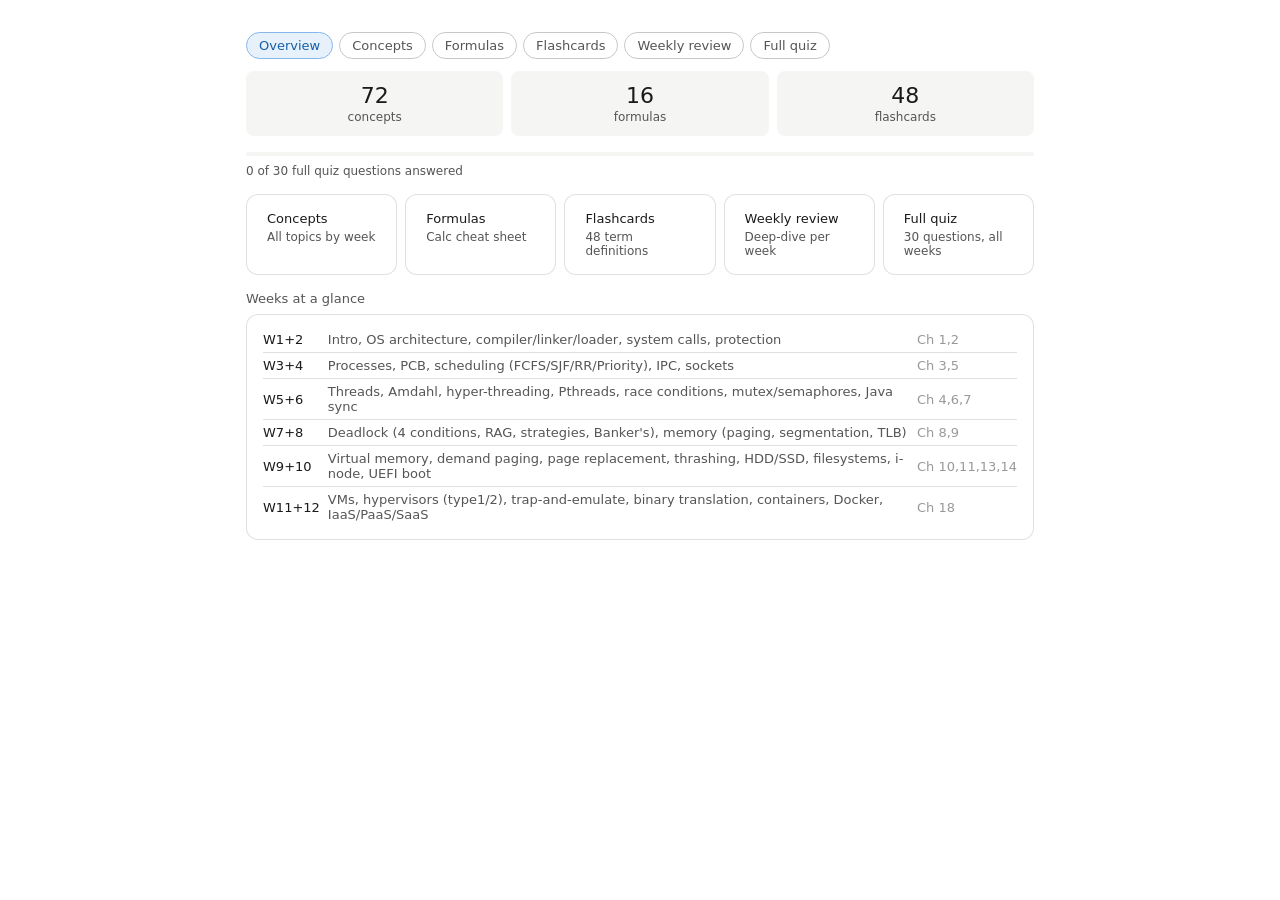
<file: OS2.html>
<!DOCTYPE html>
<html lang="en">
<head>
<meta charset="UTF-8">
<meta name="viewport" content="width=device-width, initial-scale=1.0">
<title>OS Complete Study Guide</title>
<style>
*{box-sizing:border-box;margin:0;padding:0}
body{font-family:system-ui,-apple-system,sans-serif;color:#1a1a1a;background:#fff;padding:1rem;max-width:820px;margin:0 auto}
:root{--tp:#1a1a1a;--ts:#555;--tt:#999;--ti:#185FA5;--bp:#fff;--bs:#f5f5f3;--bi:#E6F1FB;--bdt:rgba(0,0,0,0.12);--bds:rgba(0,0,0,0.22);--bdp:rgba(0,0,0,0.35);--bdi:#85B7EB;--rmd:8px;--rlg:12px;}
@media(prefers-color-scheme:dark){:root{--tp:#f0f0f0;--ts:#aaa;--tt:#666;--ti:#85B7EB;--bp:#1e1e1e;--bs:#2a2a2a;--bi:#0C447C;--bdt:rgba(255,255,255,0.1);--bds:rgba(255,255,255,0.2);--bdp:rgba(255,255,255,0.3);--bdi:#185FA5;}body{background:#141414}}
.nav{display:flex;gap:6px;flex-wrap:wrap;padding:1rem 0 0.75rem}
.nav button{font-size:13px;padding:5px 12px;border-radius:20px;border:0.5px solid var(--bds);background:transparent;color:var(--ts);cursor:pointer;transition:all 0.15s}
.nav button.act{background:var(--bi);color:var(--ti);border-color:var(--bdi)}
.nav button:hover:not(.act){background:var(--bs)}
.sec{display:none}.sec.show{display:block}
.card{background:var(--bp);border:0.5px solid var(--bdt);border-radius:var(--rlg);padding:1rem 1.25rem;margin-bottom:10px}
.ch{display:flex;align-items:center;gap:10px;cursor:pointer;user-select:none}
.ct{font-size:15px;font-weight:500;flex:1;color:var(--tp)}
.cb{display:none;padding-top:12px;border-top:0.5px solid var(--bdt);margin-top:12px;font-size:14px;line-height:1.7;color:var(--ts)}
.card.op .cb{display:block}
.chev{width:16px;height:16px;transition:transform 0.2s;flex-shrink:0;stroke:var(--ts)}
.card.op .chev{transform:rotate(180deg)}
.tag{font-size:11px;padding:3px 8px;border-radius:10px;font-weight:500;flex-shrink:0}
.tw1{background:#E6F1FB;color:#0C447C}.tw2{background:#EAF3DE;color:#27500A}.tw3{background:#FAEEDA;color:#633806}.tw4{background:#FBEAF0;color:#72243E}.tw5{background:#E1F5EE;color:#085041}.tw6{background:#EEEDFE;color:#3C3489}
.fb{background:var(--bs);border-radius:var(--rmd);padding:10px 14px;font-family:ui-monospace,monospace;font-size:13px;color:var(--tp);margin:8px 0;line-height:1.5}
.note{border-left:3px solid #BA7517;padding:8px 12px;font-size:13px;color:var(--ts);margin:8px 0;line-height:1.6;background:rgba(186,117,23,0.07)}
.fc-wrap{padding:1rem 0}
.fc{background:var(--bp);border:0.5px solid var(--bdt);border-radius:var(--rlg);min-height:180px;display:flex;flex-direction:column;align-items:center;justify-content:center;padding:2rem;text-align:center;cursor:pointer;transition:border-color 0.15s;margin-bottom:10px}
.fc:hover{border-color:var(--bdp)}
.fc-q{font-size:16px;font-weight:500;line-height:1.5;color:var(--tp)}
.fc-a{font-size:14px;color:var(--ts);line-height:1.65;margin-top:14px;padding-top:14px;border-top:0.5px solid var(--bdt);width:100%;white-space:pre-line;text-align:left}
.fc-hint{font-size:12px;color:var(--tt);margin-top:12px}
.pb{height:4px;background:var(--bs);border-radius:2px;margin:8px 0}
.pf{height:100%;background:#1D9E75;border-radius:2px;transition:width 0.3s}
.sr{display:grid;grid-template-columns:repeat(3,minmax(0,1fr));gap:8px;margin-bottom:1rem}
.sv{background:var(--bs);border-radius:var(--rmd);padding:12px;text-align:center}
.svn{font-size:22px;font-weight:500;color:var(--tp)}
.svl{font-size:12px;color:var(--ts);margin-top:2px}
.qo{width:100%;text-align:left;padding:10px 14px;margin-bottom:6px;border-radius:var(--rmd);border:0.5px solid var(--bds);background:var(--bp);cursor:pointer;font-size:14px;color:var(--tp);transition:all 0.15s;font-family:inherit}
.qo:hover:not(:disabled){background:var(--bs)}
.qo.ok{background:#E1F5EE;border-color:#1D9E75;color:#085041}
.qo.no{background:#FCEBEB;border-color:#E24B4A;color:#791F1F}
.qq{font-size:15px;font-weight:500;margin-bottom:16px;line-height:1.5;color:var(--tp)}
.qf{font-size:13px;padding:10px 14px;border-radius:var(--rmd);margin:8px 0;line-height:1.5}
.qfok{background:#E1F5EE;color:#085041}
.qfno{background:#FCEBEB;color:#791F1F}
button{font-family:inherit;cursor:pointer;border-radius:var(--rmd);border:0.5px solid var(--bds);background:transparent;color:var(--tp);padding:6px 14px;font-size:13px;transition:background 0.15s}
button:hover:not(:disabled){background:var(--bs)}
button:disabled{opacity:0.4;cursor:default}
.wg{display:grid;grid-template-columns:repeat(auto-fit,minmax(130px,1fr));gap:10px;margin-top:0.5rem}
.wc{background:var(--bp);border:0.5px solid var(--bdt);border-radius:var(--rlg);padding:1rem;cursor:pointer;transition:border-color 0.15s;text-align:center}
.wc:hover{border-color:var(--bdp)}
.wc.done{border-color:#1D9E75}
.wn{font-size:20px;font-weight:500;margin-bottom:4px}
.ws{font-size:12px;color:var(--ts);line-height:1.4}
.wsc{font-size:11px;margin-top:6px;font-weight:500}
.qt{font-size:11px;font-weight:500;letter-spacing:.04em;text-transform:uppercase;color:var(--tt);margin-bottom:8px}
.oa{background:var(--bs);border-radius:var(--rmd);padding:12px 14px;font-size:14px;line-height:1.7;color:var(--ts);margin-top:10px;white-space:pre-line;display:none}
.sb{display:flex;gap:8px;margin-top:10px}
.sb button{flex:1;font-size:13px;padding:7px}
.gi{background:#E1F5EE;border-color:#1D9E75;color:#085041}
.gi:hover:not(:disabled){background:#c8eddb !important}
.mi{background:#FCEBEB;border-color:#E24B4A;color:#791F1F}
.mi:hover:not(:disabled){background:#f8d0d0 !important}
.ss{text-align:center;padding:2rem 1rem}
.sn{font-size:52px;font-weight:500;line-height:1;margin-bottom:8px}
.wnav{display:flex;align-items:center;gap:8px;margin-top:1rem;justify-content:space-between}
.mi-item{padding:10px 0;border-bottom:0.5px solid var(--bdt)}
.mi-item:last-child{border-bottom:none}
</style>
</head>
<body>
<div class="nav">
  <button class="act" onclick="show('ov')">Overview</button>
  <button onclick="show('co')">Concepts</button>
  <button onclick="show('fo')">Formulas</button>
  <button onclick="show('fl')">Flashcards</button>
  <button onclick="show('wr')">Weekly review</button>
  <button onclick="show('qu')">Full quiz</button>
</div>

<div id="ov" class="sec show">
<div class="sr">
  <div class="sv"><div class="svn">72</div><div class="svl">concepts</div></div>
  <div class="sv"><div class="svn">16</div><div class="svl">formulas</div></div>
  <div class="sv"><div class="svn">48</div><div class="svl">flashcards</div></div>
</div>
<div class="pb"><div class="pf" id="op" style="width:0%"></div></div>
<div style="font-size:12px;color:var(--ts);margin-bottom:1rem" id="ol">0 of 30 full quiz questions answered</div>
<div style="display:grid;grid-template-columns:repeat(auto-fit,minmax(0,1fr));gap:8px">
  <div class="card" style="cursor:pointer;margin:0" onclick="show('co')"><div style="font-size:13px;font-weight:500;margin-bottom:4px;color:var(--tp)">Concepts</div><div style="font-size:12px;color:var(--ts)">All topics by week</div></div>
  <div class="card" style="cursor:pointer;margin:0" onclick="show('fo')"><div style="font-size:13px;font-weight:500;margin-bottom:4px;color:var(--tp)">Formulas</div><div style="font-size:12px;color:var(--ts)">Calc cheat sheet</div></div>
  <div class="card" style="cursor:pointer;margin:0" onclick="show('fl')"><div style="font-size:13px;font-weight:500;margin-bottom:4px;color:var(--tp)">Flashcards</div><div style="font-size:12px;color:var(--ts)">48 term definitions</div></div>
  <div class="card" style="cursor:pointer;margin:0" onclick="show('wr')"><div style="font-size:13px;font-weight:500;margin-bottom:4px;color:var(--tp)">Weekly review</div><div style="font-size:12px;color:var(--ts)">Deep-dive per week</div></div>
  <div class="card" style="cursor:pointer;margin:0" onclick="show('qu')"><div style="font-size:13px;font-weight:500;margin-bottom:4px;color:var(--tp)">Full quiz</div><div style="font-size:12px;color:var(--ts)">30 questions, all weeks</div></div>
</div>
<div style="margin-top:1rem"><div style="font-size:13px;font-weight:500;margin-bottom:8px;color:var(--ts)">Weeks at a glance</div>
<div class="card" style="padding:0.75rem 1rem"><table style="width:100%;font-size:13px;border-collapse:collapse">
<tr style="border-bottom:0.5px solid var(--bdt)"><td style="padding:5px 8px 5px 0;font-weight:500;color:var(--tp)">W1+2</td><td style="padding:5px 0;color:var(--ts)">Intro, OS architecture, compiler/linker/loader, system calls, protection</td><td style="padding:5px 0 5px 8px;color:var(--tt);white-space:nowrap">Ch 1,2</td></tr>
<tr style="border-bottom:0.5px solid var(--bdt)"><td style="padding:5px 8px 5px 0;font-weight:500;color:var(--tp)">W3+4</td><td style="padding:5px 0;color:var(--ts)">Processes, PCB, scheduling (FCFS/SJF/RR/Priority), IPC, sockets</td><td style="padding:5px 0 5px 8px;color:var(--tt);white-space:nowrap">Ch 3,5</td></tr>
<tr style="border-bottom:0.5px solid var(--bdt)"><td style="padding:5px 8px 5px 0;font-weight:500;color:var(--tp)">W5+6</td><td style="padding:5px 0;color:var(--ts)">Threads, Amdahl, hyper-threading, Pthreads, race conditions, mutex/semaphores, Java sync</td><td style="padding:5px 0 5px 8px;color:var(--tt);white-space:nowrap">Ch 4,6,7</td></tr>
<tr style="border-bottom:0.5px solid var(--bdt)"><td style="padding:5px 8px 5px 0;font-weight:500;color:var(--tp)">W7+8</td><td style="padding:5px 0;color:var(--ts)">Deadlock (4 conditions, RAG, strategies, Banker's), memory (paging, segmentation, TLB)</td><td style="padding:5px 0 5px 8px;color:var(--tt);white-space:nowrap">Ch 8,9</td></tr>
<tr style="border-bottom:0.5px solid var(--bdt)"><td style="padding:5px 8px 5px 0;font-weight:500;color:var(--tp)">W9+10</td><td style="padding:5px 0;color:var(--ts)">Virtual memory, demand paging, page replacement, thrashing, HDD/SSD, filesystems, i-node, UEFI boot</td><td style="padding:5px 0 5px 8px;color:var(--tt);white-space:nowrap">Ch 10,11,13,14</td></tr>
<tr><td style="padding:5px 8px 5px 0;font-weight:500;color:var(--tp)">W11+12</td><td style="padding:5px 0;color:var(--ts)">VMs, hypervisors (type1/2), trap-and-emulate, binary translation, containers, Docker, IaaS/PaaS/SaaS</td><td style="padding:5px 0 5px 8px;color:var(--tt);white-space:nowrap">Ch 18</td></tr>
</table></div></div>
</div>

<div id="co" class="sec"></div>
<div id="fo" class="sec"><div style="padding-top:0.75rem"></div></div>
<div id="fl" class="sec">
<div class="fc-wrap">
  <div style="display:flex;align-items:center;justify-content:space-between;margin-bottom:12px">
    <span style="font-size:13px;color:var(--ts)" id="fcc">Card 1 of 48</span>
    <div style="display:flex;gap:6px"><button onclick="shuffleFC()">Shuffle</button><button onclick="resetFC()">Reset</button></div>
  </div>
  <div class="pb"><div class="pf" id="fcp" style="width:2%"></div></div>
  <div class="fc" onclick="flipFC()">
    <div class="fc-q" id="fcq"></div>
    <div class="fc-a" id="fca" style="display:none"></div>
    <div class="fc-hint" id="fch">tap to reveal</div>
  </div>
  <div style="display:flex;gap:8px;justify-content:center;margin-top:8px">
    <button onclick="prevFC()">← prev</button>
    <button onclick="nextFC()">next →</button>
  </div>
</div>
</div>

<div id="wr" class="sec">
  <div id="wrh" style="padding-top:0.75rem">
    <div style="font-size:14px;color:var(--ts);margin-bottom:1rem;line-height:1.6">Pick a week. 10 questions per week — multiple choice, true/false, and open questions. Score shown after. Retry as many times as you like.</div>
    <div class="wg" id="wrg"></div>
  </div>
  <div id="wrq" style="display:none;padding-top:0.75rem"></div>
</div>

<div id="qu" class="sec"><div style="padding-top:0.75rem" id="qa"></div></div>

<script>
const C=[
// W1+2
{w:'W1+2',t:'tw1',h:'What is an operating system?',b:'An OS is the <b>intermediary program</b> between user applications and hardware. It has two views:<br><br><b>User view:</b> execute programs, convenient use of system.<br><b>Application view:</b> provide hardware abstraction (HAL), load and execute programs, manage shared resources, protect against improper use, provide communication services.<br><br>4 computer system components: hardware → OS → application programs → actors (users / other systems).<br><br>The OS is itself compiled for a specific CPU instruction set — it only works on certain CPU architectures.'},
{w:'W1+2',t:'tw1',h:'OS functions (7 core responsibilities)',b:'<ol style="padding-left:1.2em"><li>Process management</li><li>Memory management</li><li>File management</li><li>I/O management</li><li>Networking</li><li>Access control (RBAC)</li><li>Command interpreter (shell / CLI)</li></ol><br>The OS is <b>interrupt-driven</b> — it responds to hardware interrupts, traps (software interrupts), and system calls.'},
{w:'W1+2',t:'tw1',h:'Kernel architectures: monolithic',b:'<b>Monolithic kernel:</b> all OS services run in kernel space (one big program).<br><br>Pros: fast (direct function calls between components, no IPC overhead).<br><br>Cons: complex/large codebase, hard to maintain, a bug in any driver can crash the whole OS, dependencies between components.<br><br>To improve portability: Hardware Abstraction Layer (HAL) + dynamically loaded device drivers.<br><br>Examples: <b>Linux</b> (~40M lines), <b>FreeBSD</b>. About 50–70% of kernel code is drivers.'},
{w:'W1+2',t:'tw1',h:'Kernel architectures: microkernel',b:'<b>Microkernel strategy:</b> move as much as possible OUT of the kernel. Kernel only keeps: IPC, virtual memory, thread scheduling.<br><br>Everything else goes to user space: device drivers, networking, file system, user interface.<br><br>Pros: very reliable and secure; adding new services does not require modifying the kernel.<br>Cons: lots of communication overhead (all requests via IPC through microkernel), many system calls and context switches.<br><br>Examples: <b>Mach</b>, <b>Minix-3</b>, <b>QNX</b>.'},
{w:'W1+2',t:'tw1',h:'Kernel architectures: hybrid',b:'<b>Hybrid kernel:</b> some OS services in kernel space, some in user space. Combines the best of monolithic (speed) and microkernel (modularity/stability).<br><br>Tradeoff between code complexity and performance.<br><br>Examples: <b>Windows NT</b>, <b>macOS (XNU kernel)</b>.'},
{w:'W1+2',t:'tw1',h:'Interrupts',b:'An OS is <b>interrupt-driven</b>. Sources:<br><br><b>Hardware interrupts:</b> asynchronous signals from I/O devices or timers external to the CPU. When a device controller finishes → interrupt!<br><br>How they work:<br>• Interrupt transfers control to the ISR (Interrupt Service Routine)<br>• The <b>interrupt vector table</b> contains start addresses of all ISRs<br>• Return address of interrupted instruction was saved on stack<br>• Some CPUs support interrupt nesting (e.g. ARM Cortex-M)<br><br><b>Interrupt nesting:</b> a higher-priority interrupt can interrupt the handling of a lower-priority one.'},
{w:'W1+2',t:'tw1',h:'Traps (software interrupts)',b:'A <b>trap</b> is a software-triggered interrupt caused by an instruction.<br><br>Handled by a <b>trap-handler</b>.<br><br>Important examples:<br>• After a system call — the trap switches CPU from user mode to kernel mode<br>• Exceptions: division by zero, invalid memory address, page fault<br><br>Key difference from hardware interrupt:<br>• <b>Interrupt</b> = asynchronous, from external hardware, can happen anytime<br>• <b>Trap</b> = synchronous, caused by a specific instruction, tied to that instruction'},
{w:'W1+2',t:'tw1',h:'Dual-mode operation and protection',b:'<b>Dual-mode operation:</b> CPU has two modes controlled by a <b>mode bit</b> in the CPU status register:<br><br><b>Kernel mode</b> (privileged): full access to all memory and all CPU instructions.<br><b>User mode</b> (restricted): every instruction is checked, limited access.<br><br>Three situations where kernel takes control from a user process:<br>1. Hardware interrupts<br>2. Processor exceptions (page faults, division by zero)<br>3. System calls (traps)<br><br>At boot time or after interrupt: mode switches to kernel. System call changes to kernel; return resets to user.<br><br><div class="note">Key exam fact: dual-mode operation is <b>partially implemented in the CPU hardware</b> (the mode bit). It is NOT purely software.</div>'},
{w:'W1+2',t:'tw1',h:'Kernel vs user mode — which operations need kernel mode?',b:'These require kernel mode (privileged):<br>• Set value of a timer<br>• Clear memory<br>• Disable interrupts<br>• Modify entries in device status table<br>• Access to mode bit in status register<br>• Access to I/O devices<br><br>These can be done in user mode:<br>• Read the clock (usually)<br>• Normal computation<br><br>Protection: any mechanism for controlling access of processes or users to resources defined by the OS.'},
{w:'W1+2',t:'tw1',h:'System calls',b:'<b>System calls</b> are the interface between user space and kernel. Applications access OS services via an API (usually a standard library).<br><br>The C standard library (<b>libc</b>) handles system calls. JVM and PVM also use libc.<br><br>Three ways to pass parameters to a system call:<br>1. Pass in CPU registers (fast, limited count)<br>2. Store in a block/table in memory, pass address in register (used by <b>Linux and Solaris</b>)<br>3. Push onto the stack by program, OS pops off<br><br>Example: <code>printf()</code> in C calls the <code>write()</code> system call internally.'},
{w:'W1+2',t:'tw1',h:'System call execution steps',b:'1. Application calls a library function (e.g. <code>printf()</code>)<br>2. Library triggers a <b>trap</b> (software interrupt) on the CPU<br>3. CPU switches to kernel mode (mode bit flips)<br>4. Exception/trap handler saves user registers to kernel stack<br>5. Control passes to kernel; system call executes in kernel mode<br>6. Return values placed into CPU registers<br>7. CPU switches back to user mode<br>8. Application continues after the system call instruction'},
{w:'W1+2',t:'tw1',h:'Compiler, interpreter, JVM/PVM',b:'<b>Compiler:</b> translates source code to machine code at compile time. Does NOT execute. Fast at runtime. Does register allocation and code optimization.<br><br><b>Interpreter:</b> translates source to bytecode and executes one line at a time. ~100x slower than native code. Faster to develop (edit-interpret-debug).<br>• Python: produces .pyc bytecode files<br><br><b>Java/Python model:</b> source → platform-independent bytecode → OS-specific JVM/PVM converts to machine code.<br><br>JVM and PVM are platform-specific (they use libc and are compiled for specific CPU/OS) but the bytecode they run is platform-independent.'},
{w:'W1+2',t:'tw1',h:'Compiler → linker → loader pipeline',b:'<b>Compiler:</b> source → object file (.o) with symbolic addresses (relative to zero). Contains: text (code), data, relocation info, symbol table, debugging info.<br><br><b>Linker:</b><br>• Combines multiple .o files + library modules → single executable<br>• Symbol resolution: matches function/variable references across files<br>• Relocation: assigns final absolute memory locations to code and data<br>• Produces ELF file (Executable and Linkable Format)<br>• Works with <b>logical addresses only</b> — never sees physical addresses<br><br><b>Loader (OS):</b><br>• Allocates memory<br>• Copies text and data segments into memory<br>• Sets stack pointer, clears registers<br>• Jumps to main()'},
{w:'W1+2',t:'tw1',h:'Three moments for address binding',b:'Programs on disk must replace relocatable addresses with absolute addresses. This can happen at three times:<br><br>1. <b>Compile/link-time:</b> if memory location known at compile time → absolute code generated. Must recompile if location changes. Example: Arduino (fixed memory map).<br><br>2. <b>Load-time:</b> OS loader relocates code (translates symbolic to absolute addresses) when loading.<br><br>3. <b>Run-time:</b> binding happens during execution via the MMU. The process can be moved in memory during execution. Requires MMU hardware support. Used by most modern OS\'s.'},
{w:'W1+2',t:'tw1',h:'Static vs dynamic libraries',b:'<b>Static library (.a):</b><br>• Archive of .o files<br>• Code is copied into every executable that uses it (duplication)<br>• No external dependencies<br>• Bug fix requires re-linking every application<br><br><b>Dynamic library (.so / .dll):</b><br>• Linking postponed until execution time<br>• Code loaded at runtime<br>• Shared by multiple programs (no duplication in executables)<br>• Smaller executables<br>• Can upgrade library without recompiling (as long as API unchanged)<br><br>ELF (Executable and Linkable Format): standard file format for executables, object code, shared libraries. Used by Linux and many other OSes. Sections: .text (code), .rodata (read-only data), .data/.bss (global variables).'},

// W3+4
{w:'W3+4',t:'tw2',h:'Process concept and PCB',b:'A <b>process</b> = a program in execution. Every process has:<br><br><b>Process Control Block (PCB)</b> — kernel data structure containing:<br>• PID (unique process identifier)<br>• Process state (new/ready/running/waiting/terminated)<br>• Register set (including Program Counter)<br>• Memory limits: stack, heap, .data, .text<br>• List of open files and sockets<br>• Priority, scheduling info<br>• Pointers to parent and child processes<br><br>The kernel typically has PID 0 or 1. All process info accessible in Linux via /proc/&lt;pid&gt;/'},
{w:'W3+4',t:'tw2',h:'Memory layout of a process',b:'From low to high addresses:<br><br><code>.text</code> — compiled code (read-only, fixed size)<br><code>.data</code> — initialized global variables<br><code>.bss</code> — uninitialized global variables<br><code>heap</code> — dynamic allocation (malloc/new) — grows <b>upward</b><br>&nbsp;&nbsp;&nbsp;↕ free space<br><code>stack</code> — local variables, function params, return addresses — grows <b>downward</b><br><br>Stack and heap <b>grow toward each other</b>.<br><br>Java: heap = all objects created with new(). Stack = formal parameters and local vars.'},
{w:'W3+4',t:'tw2',h:'Process states and transitions',b:'<b>5 states:</b><br>• <b>new:</b> process being created<br>• <b>ready:</b> waiting to be assigned to CPU<br>• <b>running:</b> instructions executing on CPU<br>• <b>waiting/blocked:</b> waiting for an event (I/O completion, signal)<br>• <b>terminated:</b> finished execution<br><br><b>Key transitions:</b><br>• running → waiting: process requests I/O (or calls wait())<br>• running → ready: preempted (higher-priority process arrives, or time quantum expires)<br>• waiting → ready: I/O completes<br>• ready → running: scheduler dispatches (highest priority gets CPU)<br><br><b>Max running processes = number of CPU cores</b> (one per core, not unlimited!)'},
{w:'W3+4',t:'tw2',h:'Context switch',b:'When CPU switches to another process, the OS must:<br>1. Save state of old process into its PCB<br>2. Save/protect memory allocated by old process<br>3. Load state of new process from its PCB<br>4. Load memory for new process<br><br><b>Context switch costs:</b><br>• Takes kernel CPU time (pure overhead — no useful work done)<br>• Saving and restoring registers<br>• Switching address spaces (expensive)<br>• Indirect costs: <b>cache misses</b> (new process will have cold cache)<br><br>The dispatcher performs the context switch. Dispatch latency = time to do the switch.'},
{w:'W3+4',t:'tw2',h:'fork(), exec(), wait() system calls',b:'<b>fork():</b> creates a child process = exact copy of parent.<br>• Returns <b>0</b> to child, <b>child\'s PID</b> to parent, <b>-1</b> on error<br>• Child gets copies of: stack, heap, data segments (copy-on-write)<br>• Code (.text) is shared read-only<br>• Different UNIX implementations may differ (some copy all, some use COW)<br><br><b>exec():</b> replaces current process image with a new program. Used after fork() to run a different program. Replaces entire process including all threads.<br><br><b>wait():</b> parent suspends until a child terminates. Returns child\'s exit status. Prevents zombie processes (terminated processes whose resources haven\'t been cleaned up).<br><br><b>Zombie process:</b> a child that has finished but whose parent hasn\'t called wait() yet.'},
{w:'W3+4',t:'tw2',h:'Inter-Process Communication (IPC)',b:'Three main mechanisms:<br><br><b>1. Shared memory</b><br>+ Fastest (no copy — direct RAM access)<br>+ Good for large data blocks<br>− Requires synchronization (race conditions!)<br><br><b>2. Message passing / Pipes</b><br>• Pipe = unidirectional FIFO byte stream between processes<br>• The | in shell connects stdout of one process to stdin of another<br>• Anonymous pipes: require common ancestor process<br>• Named pipes (FIFOs): have a name in the filesystem, any process can open<br>• Blocking by default (blocking = synchronous, non-blocking = asynchronous)<br><br><b>3. Sockets / RPC</b><br>• Socket = endpoint for network communication, identified by IP + port<br>• TCP: reliable, ordered, connection-oriented<br>• UDP: unreliable, fast, connectionless<br>• RPC uses parameter marshalling (serialization) to call remote functions'},
{w:'W3+4',t:'tw2',h:'UNIX inetd — boss/worker pattern',b:'<b>inetd</b> (internet superserver) demonstrates fork/exec pattern:<br>1. inetd listens on all specified TCP/UDP ports<br>2. Client requests a connection<br>3. inetd calls fork() to create child<br>4. Child calls exec() with the right server program<br>5. Client connection routed via dup2() to stdin/stdout/stderr of subprocess<br><br>Key system calls:<br>• <code>dup2(oldfd, newfd)</code> — redirect file descriptors after fork<br>• <code>execlp(path, arg, ...)</code> — replace process with new program<br><br>This "only start a subprocess when necessary" pattern is common for servers.'},
{w:'W3+4',t:'tw2',h:'Scheduling criteria',b:'<b>Throughput:</b> # processes completing per time unit. Higher = better.<br><b>Turnaround time (TT):</b> end_time − arrival_time = waiting + execution. Lower = better.<br><b>Waiting time (WT):</b> time in ready queue waiting for CPU. Lower = better.<br><b>Response time:</b> time from request to first response. Important for interactive systems.<br><b>CPU utilization:</b> % of time CPU is doing useful work. Higher = better.<br><br>Conflicting criteria:<br>• High CPU utilization ↔ good response time (if you maximize CPU, you run processes to completion, hurting response)<br>• Good avg turnaround ↔ low max waiting time<br>• I/O utilization ↔ CPU utilization (if you always run I/O-bound procs, CPU might idle)'},
{w:'W3+4',t:'tw2',h:'FCFS scheduling',b:'<b>First Come, First Served</b>: processes run in arrival order.<br><br>• Non-preemptive — once started, runs to completion<br>• Implemented with a FIFO queue<br>• <b>No starvation</b> — every process eventually reaches front of queue<br>• Suffers from <b>convoy effect</b>: short processes stuck behind a long one<br><br>Example: P1 (burst=24), then P2, P3 (burst=3 each).<br>If P1 first: avg TT = (24+27+30)/3 = 27<br>If P2, P3 first: avg TT = (30+3+6)/3 = 13 — much better!'},
{w:'W3+4',t:'tw2',h:'SJF and SRTF scheduling',b:'<b>Shortest Job First (SJF):</b> CPU assigned to process with smallest CPU burst.<br><br><b>Non-preemptive:</b> once started, runs to completion.<br><b>Pre-emptive (SRTF — Shortest Remaining Time First):</b> if new process arrives with shorter remaining time than current process → preempt.<br><br>• Pre-emptive SJF is <b>optimal</b>: gives minimum average waiting time<br>• <b>Starvation possible</b>: long processes may never run if short ones keep arriving<br>• Fix: aging (increase priority of waiting processes over time)<br><br><b>Burst prediction:</b> exponential averaging: EST[n] = α × BL[n-1] + (1−α) × EST[n-1]<br>• α → 1: only recent burst matters<br>• α → 0: estimate never changes (uses initial estimate)'},
{w:'W3+4',t:'tw2',h:'Priority scheduling',b:'Each process has a priority number. CPU allocated to highest priority.<br><br>• Can be preemptive or non-preemptive<br>• <b>Lower number = higher priority</b> in UNIX/Linux convention<br>• <b>Starvation is a major problem</b> — low priority processes may never execute<br>• Fix: <b>aging</b> — increase priority of processes that have been waiting a long time<br><br><b>Linux scheduling:</b><br>• Pre-emptive, priority-based<br>• Real-time range: 0–99 (0 = highest, static priority)<br>• Normal range: 100–140 (nice values, dynamic priority)<br>• Nice value: −20 to +19 (lower = higher priority)<br><br><b>Windows XP:</b> 32 priority levels (0–31, 31 = highest), 6 priority classes, dynamic priorities.'},
{w:'W3+4',t:'tw2',h:'Round Robin (RR) scheduling',b:'Same as FCFS but with <b>preemption via a time quantum</b> (usually 10–100ms).<br>Processes in a circular queue; each gets at most q ms then goes to the back.<br><br>• <b>No starvation</b> — every process gets CPU regularly<br>• <b>Large q → behaves like FCFS</b><br>• <b>Small q → more context switches</b> (overhead), but better response time<br>• Rule of thumb: <b>80% of CPU bursts should be shorter than q</b><br><br>Typically has higher average turnaround than SJF, but better response time.<br><br>RR is also used for load balancing (requests routed to servers cyclically).'},
{w:'W3+4',t:'tw2',h:'UNIX priority formula',b:'Classic UNIX scheduler recalculates priority every second:<br><br><div class="fb">priority_number = (recent_CPU_usage / 2) + 60</div><br><b>Lower number = higher priority.</b><br><br>• recent_CPU_usage = how often process used CPU since last calculation<br>• This value decays over time (divided by 2 each second)<br>• CPU-heavy processes get high numbers → deprioritized<br>• Idle processes gradually get low numbers → reprioritized<br><br>This gives I/O-bound processes (which don\'t use much CPU) naturally higher priority over CPU-bound ones.'},
{w:'W3+4',t:'tw2',h:'SMP and multi-processor scheduling',b:'<b>SMP (Symmetric Multi-Processing):</b><br>• Multiple processors share same main memory<br>• Single physical address space for all processors<br>• Each CPU has private cache<br>• Symmetric: accessing any memory location costs the same for all CPUs<br>• All modern OSes support SMP<br><br><b>Single global queue:</b> all CPUs pull from one queue.<br>+ Good utilization, fair, easy load balancing<br>− Not scalable (global queue lock), poor cache locality<br><br><b>Per-CPU queue:</b> each CPU has own ready queue.<br>+ Scalable, good cache locality (parent/child on same CPU)<br>− Load balancing is hard<br><br><b>Gang scheduling:</b> run a set of coordinated processes simultaneously across all CPUs. Global context-switch. Good for parallel computation.'},
{w:'W3+4',t:'tw2',h:'TCP/IP and sockets',b:'<b>Socket:</b> endpoint for communication, from process to process (transport layer).<br><br><b>TCP socket</b> identified by 4-tuple: (source IP, source port, dest IP, dest port)<br><br>TCP: reliable, in-order delivery, connection setup, congestion control, flow control.<br>UDP: unreliable, unordered, no guarantees — "best-effort" (same as IP layer).<br><br>Server process: first listens with a welcome socket. When connection accepted → creates new connection socket identified by the 4-tuple.<br><br><b>RPC (Remote Procedure Call):</b><br>• Client stub locates server and <b>marshals parameters</b> (serializes to standard format)<br>• Server stub receives, unpacks (deserializes), executes procedure<br>• Result sent back, deserialized on client side'},

// W5+6
{w:'W5+6',t:'tw3',h:'Threads vs processes',b:'A thread is a lightweight unit of execution within a process.<br><br><b>Thread has its own:</b> thread ID, stack, register set, Program Counter, errno<br><b>Thread shares with siblings:</b> code (.text), global variables (.data/.bss), heap, file descriptors<br><br>Advantages of threads over processes:<br>• Thread creation ~<b>30x faster</b> than process creation<br>• Context switching between threads is cheaper<br>• Shared data eliminates need for IPC<br><br>Trade-off:<br>• Processes: strongly isolated — crash is local, harder to corrupt others<br>• Threads: weakly isolated — a bug in one thread can corrupt the whole process<br><br>Java: heap = all objects (new). Stack = local vars and formal parameters.'},
{w:'W5+6',t:'tw3',h:'Concurrent vs parallel, hyper-threading',b:'<b>Concurrent:</b> multiple threads make progress by interleaving (can be on 1 core — time-sliced).<br><b>Parallel:</b> threads execute at the exact same instant on multiple cores.<br><br><b>Hyper-threading (Intel) / SMT (AMD):</b><br>• Each physical core has 2+ hardware threads<br>• If one hardware thread stalls waiting for memory, CPU switches to another<br>• ~30% better performance<br>• OS sees each hardware thread as a logical CPU<br>• Resources (caches, pipelines) are shared between hardware threads of same core<br><br><b>Types of parallelism:</b><br>• Task parallelism: each thread does a different operation<br>• Data parallelism: same operation on different partitions of data (map/reduce, matrix multiplication)<br>• Pipelining: chain of subtasks that can overlap'},
{w:'W5+6',t:'tw3',h:'Amdahl\'s Law',b:'<b>Formula:</b><br><div class="fb">speedup = 1 / (S + (1−S)/N)</div>Where S = sequential fraction of program, N = number of cores.<br><br>Key insights:<br>• If N=1: no speedup (obviously)<br>• If N→∞: speedup approaches 1/S<br>• If S=25% (sequential): max speedup = <b>4x</b> regardless of cores<br>• If S=10%, 8 cores: speedup = 1/(0.1 + 0.9/8) ≈ 4.7x<br>• If 75% parallel, move from 1→2 cores: speedup = 1/(0.25 + 0.75/2) = 1.6x<br><br>The sequential fraction is a <b>hard ceiling</b> — adding more cores beyond this gives no benefit.'},
{w:'W5+6',t:'tw3',h:'User threads vs kernel threads',b:'<table style="width:100%;font-size:13px;border-collapse:collapse"><tr style="border-bottom:0.5px solid var(--bdt)"><td style="padding:5px 0;font-weight:500">Property</td><td style="padding:5px 8px;font-weight:500">User threads</td><td style="padding:5px 0;font-weight:500">Kernel threads</td></tr><tr style="border-bottom:0.5px solid var(--bdt)"><td style="padding:5px 0">Visible to kernel?</td><td style="padding:5px 8px">No</td><td style="padding:5px 0">Yes</td></tr><tr style="border-bottom:0.5px solid var(--bdt)"><td style="padding:5px 0">Scheduled by?</td><td style="padding:5px 8px">Thread library</td><td style="padding:5px 0">Kernel</td></tr><tr style="border-bottom:0.5px solid var(--bdt)"><td style="padding:5px 0">Belong to process?</td><td style="padding:5px 8px">Yes</td><td style="padding:5px 0">Maybe</td></tr><tr><td style="padding:5px 0">If one blocks?</td><td style="padding:5px 8px">All block (many-to-one)</td><td style="padding:5px 0">Others continue</td></tr></table><br><b>Mapping models:</b><br>• <b>One-to-one:</b> user thread = kernel thread. Used by Linux, Windows, FreeBSD. Simplest but expensive.<br>• <b>Many-to-one:</b> all map to 1 kernel thread. One block = all block. Rare today.<br>• <b>Many-to-many:</b> M user threads, N kernel threads (M>N). Most flexible.'},
{w:'W5+6',t:'tw3',h:'Thread libraries: Pthreads, Java, Python',b:'<b>Pthreads (POSIX standard):</b><br>• Portable, common on Unix/Linux/macOS<br>• User-space library with 1:1 model on Linux<br>• Key functions: pthread_create, pthread_join, pthread_exit, pthread_mutex_init, pthread_mutex_lock/unlock<br><br><b>Java threads:</b><br>• Implement Runnable interface (define run()) or subclass Thread<br>• Thread.start() to start. JVM uses native OS threads (kernel-scheduled)<br>• Kernel scheduler decides when and which core<br>• Thread pools: ExecutorService — reuse threads, bound total thread count<br><br><b>Python / GIL:</b><br>• CPython has a Global Interpreter Lock (GIL)<br>• Only ONE thread can execute Python bytecode at a time<br>• Threading module: good for I/O-bound (thread releases GIL during I/O)<br>• For CPU parallelism: use multiprocessing module (separate processes, no GIL)'},
{w:'W5+6',t:'tw3',h:'Race conditions and critical sections',b:'A <b>race condition</b> occurs when multiple threads access shared data concurrently and the result depends on execution order — non-deterministic behavior.<br><br>Why counter++ is NOT atomic (3 assembly instructions):<br><div class="fb">LOAD  register ← counter\nADD   register ← register + 1\nSTORE counter ← register</div>If Thread A is interrupted between LOAD and STORE, Thread B may see the old value → lost update.<br><br><b>Critical section:</b> code accessing shared data that must execute atomically (not interrupted).<br><br>3 requirements for a correct solution:<br>1. <b>Mutual exclusion:</b> only one thread in CS at a time<br>2. <b>Progress:</b> if CS is empty, a waiting thread must eventually enter<br>3. <b>Bounded waiting:</b> no thread waits forever (no starvation)'},
{w:'W5+6',t:'tw3',h:'Why hardware support is required for synchronization',b:'Software solutions alone are NOT safe because:<br>• Compilers may <b>reorder</b> read and write operations (optimization)<br>• CPU statements are not guaranteed to be atomic<br>• On multicore: another thread on CPU2 can access memory of thread on CPU1 simultaneously<br><br>CPUs must provide hardware support (atomic instructions):<br>• <b>test-and-set:</b> atomically reads value and sets it to 1<br>• <b>compare-and-swap (CAS):</b> atomically: if memory == expected, set to new value; return old value<br><br>These instructions are the foundation of all locks and semaphores.<br><br>Disabling interrupts would work on single-core but NOT on multicore (other CPUs keep running).'},
{w:'W5+6',t:'tw3',h:'Mutex locks and spinlocks',b:'<b>Mutex (Mutual Exclusion):</b><br>• Binary lock: acquire() to lock, release() to unlock<br>• <b>Only the holder can release the lock</b><br>• If already held: thread is put to sleep (blocked) until lock becomes available<br>• Implemented using hardware atomic instructions (CAS/test-and-set)<br><br><b>Spinlock:</b><br>• Thread loops ("spins") checking if lock is free — no context switch<br>• Wastes CPU cycles but avoids context switch overhead<br>• Rule of thumb: use spinlock if lock will be held for less than 2 context switch durations<br>• <b>Useless on single-core</b> — spinning prevents lock holder from running<br>• Useful on multicore for very short critical sections'},
{w:'W5+6',t:'tw3',h:'Semaphores and counting semaphores',b:'A <b>semaphore</b> is an integer variable with two atomic operations:<br><br><b>acquire() / wait() / P():</b> decrements counter. If counter becomes negative → thread blocks.<br><b>release() / signal() / V():</b> increments counter. If threads waiting → wakes one up.<br><br><b>Binary semaphore:</b> value 0 or 1. Functionally equivalent to a mutex (but unlike mutex, ANY thread can release it).<br><b>Counting semaphore:</b> limits the number of threads that can execute a section simultaneously (e.g. max N connections).<br><br>Invented by Edsger Dijkstra (P = proberen/try, V = verhogen/increment in Dutch).<br><br>Implemented using hardware atomic ops + possibly disabling interrupts for the counter update.'},
{w:'W5+6',t:'tw3',h:'Problems with locks: deadlock, starvation, priority inversion',b:'<b>Deadlock:</b> Task 1 waits for Task 2, and Task 2 waits for Task 1 — circular wait, both permanently blocked.<br><br><b>Starvation:</b> a task waits indefinitely for a lock to be released (e.g. in priority scheduling, low-priority task never gets the lock).<br><br><b>Priority inversion:</b> a high-priority task is blocked waiting for a resource held by a low-priority task. The low-priority task can\'t run because medium-priority tasks keep preempting it.<br>Fix: <b>priority inheritance</b> — temporarily raise the priority of the lock-holding task to the level of the waiting high-priority task.<br><br>Mars Pathfinder (1997) had a famous priority inversion bug.'},
{w:'W5+6',t:'tw3',h:'Java synchronization: synchronized, wait, notify',b:'Java has built-in synchronization at language level:<br>• Each Java object has an associated lock (<b>monitor</b>)<br>• <code>synchronized void f()</code> acquires the object\'s lock on entry, releases on exit<br>• Two synchronized methods on the same object share the same lock<br>• <code>synchronized(expr)</code> locks on a specific object<br><br><b>Entry set:</b> threads waiting to acquire the lock (blocked).<br><b>Wait set:</b> threads waiting because a condition hasn\'t been met.<br><br><b>wait():</b> releases the lock and puts thread in wait set. Thread is suspended until notify() is called.<br><b>notify():</b> wakes one thread from wait set; that thread re-acquires lock and continues.<br><b>notifyAll():</b> wakes all threads in wait set.<br><br>Condition variables in Pthreads serve the same purpose.'},
{w:'W5+6',t:'tw3',h:'Python GIL and multiprocessing',b:'<b>GIL (Global Interpreter Lock):</b><br>• In CPython, only ONE thread can execute Python bytecode at once<br>• Even on multicore, Python threads don\'t truly run in parallel for CPU-bound work<br>• For I/O-bound code: threads work fine (GIL released during I/O waits)<br>• For CPU-bound parallel code: use <b>multiprocessing</b> module (separate processes)<br><br>Python threading module: loosely based on Java\'s model, but locks and condition variables are separate objects (not built into every object like in Java).<br><br>Alternatives to threads for CPU parallelism: multiprocessing.Pool, concurrent.futures.ProcessPoolExecutor.'},

// W7+8
{w:'W7+8',t:'tw4',h:'Deadlock: definition and 4 necessary conditions',b:'<b>Deadlock:</b> two or more blocked processes, each holding a resource, waiting to acquire a resource held by another in the group. Permanent standstill.<br><br><b>ALL FOUR conditions must hold simultaneously:</b><br><br>1. <b>Mutual exclusion:</b> only one process can hold a resource at a time<br>2. <b>Hold and wait:</b> a process holds at least one resource while waiting for another<br>3. <b>No preemption of resources:</b> resources can only be voluntarily released by the holding process<br>4. <b>Circular wait:</b> P0 waits for P1, P1 waits for P2, ..., Pn waits for P0<br><br><div class="note">Remove ANY one of these conditions and deadlock CANNOT occur.</div>'},
{w:'W7+8',t:'tw4',h:'Resource Allocation Graph (RAG) and wait-for graph',b:'<b>RAG nodes:</b> processes (circles) and resources (rectangles with dots for instances).<br><b>Request edge:</b> Process → Resource (process is waiting for resource)<br><b>Assignment edge:</b> Resource → Process (resource is held by process)<br><br><b>Deadlock detection with RAG:</b><br>• No cycle → <b>no deadlock</b><br>• Cycle + single instance per resource → <b>deadlock</b><br>• Cycle + multiple instances per resource → <b>possible deadlock</b> (not guaranteed)<br><br><b>Wait-for graph:</b> simplified RAG assuming single instances. Nodes = processes only. Pi → Pj means Pi is waiting for Pj. Deadlock if a cycle exists.<br>• Used for deadlock detection in databases'},
{w:'W7+8',t:'tw4',h:'Deadlock strategies: prevention, avoidance, detection, ignorance',b:'<b>1. Prevention:</b> eliminate one of the 4 conditions.<br>• Eliminate hold-and-wait: require all resources requested at once (low utilization)<br>• Eliminate circular wait: always lock resources in same order (MyISAM/MySQL does this: tables always locked in alphabetical order)<br>• Allow preemption: if process blocks, release all its resources (wait/notify does this)<br><br><b>2. Avoidance:</b> use a priori info. Banker\'s algorithm — only grant if system stays safe.<br><br><b>3. Detection + recovery:</b> allow deadlocks, detect via wait-for graph, then kill or preempt. Used in many DBMSs.<br><br><b>4. Ignorance (ostrich algorithm):</b> pretend deadlocks don\'t happen. Used by <b>most real OSes (UNIX, Windows, JVM)</b>. Deadlocks should be handled in the application.'},
{w:'W7+8',t:'tw4',h:'Banker\'s algorithm — safe state',b:'<b>Banker\'s algorithm:</b> before granting resources, check if system remains in safe state.<br><br>Given: Allocation matrix, Max matrix, Available vector.<br><div class="fb">Need[i] = Max[i] − Allocation[i]</div><b>Safe state check:</b><br>1. Work = Available<br>2. Find process Pi where Need[i] ≤ Work AND Pi not finished<br>3. If found: Work += Allocation[i]; mark Pi finished; go to step 2<br>4. If all finished → SAFE. Otherwise → UNSAFE (may deadlock)<br><br><b>Example:</b> 3 processes, 6 hard disks.<br>Allocated: P0=2, P1=2, P2=0. Max: P0=6, P1=3, P2=3. Available=2.<br>P1 needs 1 more (2≤2) → run P1, now 4 available → P2 needs 3 (3≤4) → run P2, now 4 available → P0 needs 4 (4≤4) → safe sequence ⟨P1,P2,P0⟩.'},
{w:'W7+8',t:'tw4',h:'Logical vs physical addresses, MMU',b:'<b>Logical (virtual) address:</b> what the CPU generates when executing instructions. Programs always work with logical addresses.<br><b>Physical address:</b> actual location in RAM.<br><br>Compiler and linker deal with logical addresses only. Physical addresses are only set when the program is loaded (load-time binding) or at runtime (via MMU).<br><br><b>MMU (Memory Management Unit):</b><br>• Hardware component, now integrated into the CPU<br>• Translates logical → physical addresses at runtime<br>• Uses base register (start address) and limit register (size)<br>• For contiguous allocation: physical = logical + base<br>• Every memory access by a user process is checked against base + limit registers<br><br>Benefits of separation: protection, relocation, sharing of memory between processes.'},
{w:'W7+8',t:'tw4',h:'Contiguous memory allocation',b:'Process occupies one <b>contiguous block</b> of RAM.<br><br>MMU implementation: base register + limit register define legal address range for a process.<br><br>Finding a free block:<br>• <b>First fit:</b> first hole that fits. Fast.<br>• <b>Best fit:</b> smallest hole that fits. Less waste per allocation but creates many tiny unusable fragments.<br>• <b>Worst fit:</b> largest hole. Usually worst in practice.<br><br>First fit: roughly 1/3 of memory becomes unusable due to fragmentation.<br><br>Problem: <b>external fragmentation</b> — free space exists but split into pieces too small. Solution: compaction (move processes together) — expensive!<br><br>Code sharing is hard — each process needs its own contiguous block.'},
{w:'W7+8',t:'tw4',h:'Paging',b:'Physical memory divided into fixed-size <b>frames</b>. Logical memory divided into same-size <b>pages</b>. Page size = power of 2 (512 bytes to 16MB).<br><br>A <b>page table</b> maps page numbers to frame numbers.<br><br>Address translation:<br>• Split logical address into page number (p) + offset (d)<br>• Look up frame number f = page_table[p]<br>• Physical address = (f × page_size) + d<br><br>• <b>No external fragmentation</b> (any free frame works)<br>• Small internal fragmentation (last page may be partly empty)<br>• Page table stored in main memory (PTBR = Page Table Base Register)<br>• Every memory access needs TWO accesses: one for page table + one for data → TLB speeds this up<br>• Page tables are switched on every context switch'},
{w:'W7+8',t:'tw4',h:'TLB, page table structures, inverted page table',b:'<b>TLB (Translation Lookaside Buffer):</b><br>• Hardware cache of recent page table entries<br>• TLB hit → fast (direct address translation)<br>• TLB miss → must access page table in RAM (2 memory accesses)<br>• TLB flushed on context switch<br><br><b>Hierarchical (multi-level) page tables:</b><br>• For large address spaces, one page table would be huge (4MB for 32-bit with 4KB pages)<br>• Split into tree of smaller tables; only allocate subtables that are needed<br>• Two-level: address = p1 | p2 | offset (requires 2 page table lookups)<br><br><b>Inverted page table:</b><br>• One global table with one entry per physical frame (not per page)<br>• Much smaller (number of frames << number of pages)<br>• Entry contains (PID, page_number)<br>• Search by (PID, page_number) → index = frame number<br>• Use hash table to speed up search'},
{w:'W7+8',t:'tw4',h:'Segmentation',b:'Memory divided into variable-size <b>segments</b> (code, data, stack, heap, etc.) that match the programmer\'s view of the program.<br><br>Each segment has a <b>base address</b> and a <b>limit</b> (size).<br>Physical address = segment_base + offset (if offset < limit, else segmentation fault).<br><br>Pros:<br>• Matches programmer\'s view (separate segments for code, data, stack)<br>• Easy code sharing: two segment table entries can point to same physical region<br><br>Cons:<br>• <b>External fragmentation</b> (variable sizes create holes)<br><br>Modern systems: often combine paging + segmentation (e.g. x86 protected mode, Linux uses segmentation only minimally).<br><br>Comparison: Contiguous = external frag; Paging = internal frag; Segmentation = external frag.'},

// W9+10
{w:'W9+10',t:'tw5',h:'Virtual memory: demand paging',b:'<b>Virtual memory:</b> paging + secondary storage. Only the currently-needed pages need to be in RAM.<br><br>Benefits:<br>• Logical address space can be much larger than physical RAM<br>• Multiple programs share RAM efficiently<br>• Easy shared memory (page table entries point to same frame)<br><br><b>Demand paging (lazy pager):</b><br>• Pages loaded into RAM only when they are accessed (on demand)<br>• Pages never accessed → never loaded<br>• <b>Valid-invalid bit</b> in each page table entry: valid = in RAM; invalid = on disk or illegal<br><br><b>Working set model:</b> locality principle — programs tend to use a small set of pages repeatedly. 80/20 rule: 20% of pages get 80% of accesses. Keep "hot" pages in RAM.'},
{w:'W9+10',t:'tw5',h:'Page fault handling — 6 steps',b:'1. CPU references an address → page table: valid-invalid bit = invalid → <b>page fault trap</b><br>2. OS checks internal table:<br>&nbsp;&nbsp;• Invalid reference (illegal address) → abort<br>&nbsp;&nbsp;• Valid but not in RAM → find address on disk<br>3. Pick an empty frame (or select a victim to replace)<br>4. Load page from disk into frame<br>5. Update page table (set valid bit = valid, update frame number)<br>6. <b>Restart the faulting instruction</b> — fetch instruction again, continue in user space<br><br><div class="note">A page fault is NOT an error. It is a normal part of virtual memory operation.</div>'},
{w:'W9+10',t:'tw5',h:'EAT — Effective Access Time',b:'<div class="fb">EAT = (1−p) × MAT + p × page_fault_service_time</div><br>Where:<br>• p = page fault probability/rate (0 ≤ p ≤ 1)<br>• MAT = Memory Access Time (~200 ns)<br>• page_fault_service_time ≈ 8ms = 8,000,000 ns<br><br>Example: MAT=200ns, fault time=8ms:<br>EAT ≈ p × 8,000,000 (dominates completely when p > 0)<br><br>If we want EAT < 220ns: p < 1/400,000 (less than 1 in 400K accesses can fault!)<br><br><b>EAT is mainly proportional to the page fault rate.</b><br><br><b>Modify bit (dirty bit):</b> set when a page is written to. If not set → no need to write page back to disk when evicted (saves one disk write).'},
{w:'W9+10',t:'tw5',h:'Copy-On-Write (COW)',b:'After <b>fork()</b>, parent and child initially share all memory pages — pages marked as <b>read-only</b>.<br><br>A copy is only made when either process actually <b>writes</b> to a shared page → "copy on write".<br><br>Benefits:<br>• Very efficient process creation (no unnecessary copying)<br>• If child immediately calls exec(), no pages needed to be copied at all<br><br>Used by: Linux, Windows, Docker (image layers).<br><br>If a process modifies page C: OS detects write to read-only page, creates a private copy of that page, the modifying process now has its own copy, the other process keeps the original.'},
{w:'W9+10',t:'tw5',h:'Page replacement algorithms',b:'Goal: minimize page fault rate. When no free frame available, must evict a "victim" frame.<br><br><b>FIFO:</b> evict the oldest loaded page. Simple but can have <b>Bélády\'s anomaly</b>: more frames → more page faults (for some reference strings)!<br><br><b>LRU (Least Recently Used):</b> evict the page not used for the longest time. Based on locality. Nearly optimal. Too expensive to implement exactly (must timestamp every memory access). Practice: approximate with clock algorithm.<br><br><b>Optimal (OPT / MIN):</b> evict the page that won\'t be needed for the longest time in the future. Requires future knowledge → impossible in practice. Used as benchmark.<br><br><b>Clock algorithm:</b> circular buffer of frames. Reference bit = 1 when page accessed. When replacement needed: scan → if bit=0 → replace; if bit=1 → clear to 0, advance.'},
{w:'W9+10',t:'tw5',h:'Thrashing and frame allocation',b:'<b>Thrashing:</b> process spends more time paging than executing useful code.<br><br>Cause: process A steals frames from process B → B faults more → steals from A → ...<br><br>Symptoms: CPU utilization drops dramatically, disk I/O near 100%, system unresponsive.<br><br>Fix:<br>• Reduce number of concurrent processes (reduce multiprogramming degree)<br>• Add more physical RAM<br>• Use <b>local page replacement</b>: process can only evict its own pages, not steal from others<br><br>A faster CPU does NOT help — the bottleneck is disk I/O, not computation.<br><br><b>Frame allocation schemes:</b><br>• Equal allocation: #frames / #processes<br>• Proportional: based on process size<br>• Priority-based: more frames to higher-priority processes'},
{w:'W9+10',t:'tw5',h:'Memory-mapped files',b:'<b>Memory-mapped files:</b> a file is mapped into the process\'s address space as if it were an array of bytes in RAM.<br><br>• Initially file is read using demand paging (lazy — only read what you access)<br>• File I/O treated as routine memory access (read/write via pointer)\n• Simplifies and speeds up file access\n• Multiple processes mapping same file → naturally share pages<br><br>When does data make it to disk?<br>• Periodically (snapshots)<br>• At file close() time<br><br>Linux /proc: a pseudo-filesystem providing interface to kernel data structures as files. Cat /proc/&lt;pid&gt;/status shows process status; /proc/meminfo shows memory usage.'},
{w:'W9+10',t:'tw5',h:'HDD vs SSD vs RAM comparison',b:'<b>HDD:</b><br>• Disk address: (drive id, cylinder, track, sector)<br>• Access time = seek time (2–10ms) + rotational latency (2–5ms) + transfer<br>• Sequential access >> random access<br>• ~$0.02/GB<br><br><b>SSD (NAND flash):</b><br>• No moving parts → no seek time, no rotational latency<br>• Read: 10–100 µs, Write: slower, Erase: required before write (high latency)<br>• Page can only be written after erased (erase sets all bits to 1, write sets 0s)<br>• Blocks wear out after 10k–100k erases → <b>wear leveling</b> distributes writes evenly<br>• ~$0.10/GB. Fragmentation negligible.<br><br><b>RAM:</b> ~100ns. ~100x faster than SSD, ~1000x faster than HDD.<br><br>Latency numbers to remember: RAM ≈ 100ns, SSD ≈ 100µs, HDD ≈ 10ms.'},
{w:'W9+10',t:'tw5',h:'Disk management: volumes, partitions, formatting',b:'<b>Volume:</b> a logical storage unit the OS can mount and use. Has a drive letter or mount point. A volume can span multiple disks (RAID).<br><br><b>Partition:</b> a low-level static division of a storage device. Defined in a partition table. Each partition can have its own filesystem.<br><br><b>Low-level formatting:</b> divides disk into sectors (usually 512 bytes). Each sector: header + data + ECC (error correction code).<br><br><b>Logical formatting:</b> initializes the filesystem data structures on the partition (free block list, root directory, etc.).<br><br><b>Swap space:</b> disk partition used as extension of RAM for virtual memory. Usually its own raw partition for performance. Linux: 4KB frames/slots.'},
{w:'W9+10',t:'tw5',h:'Filesystem concepts: files, FCB, i-node',b:'In UNIX: <b>everything is a file descriptor</b> — files, directories, hard drives, keyboards, pipes/sockets are all streams of bytes accessed through the filesystem namespace.<br><br><b>File:</b> a sequence of logical records. In UNIX, simply a stream of bytes (no imposed structure — left to application).<br><br><b>FCB (File Control Block):</b> data structure listing all attributes + block addresses of a file.<br>• In UNIX: called <b>i-node</b> (index-node)<br><br><b>i-node contains:</b><br>• Metadata: owner, permissions (rwx for owner/group/world), timestamps, file size, link count<br>• Block pointers:<br>&nbsp;&nbsp;• Direct pointers (fast for small files)<br>&nbsp;&nbsp;• Single indirect → pointer → data blocks<br>&nbsp;&nbsp;• Double indirect → pointer → pointers → data blocks<br>&nbsp;&nbsp;• Triple indirect (huge files)'},
{w:'W9+10',t:'tw5',h:'Disk allocation methods',b:'<b>Contiguous allocation:</b><br>+ Simple (start block + length)<br>+ Fast sequential AND random access<br>− External fragmentation<br>− Hard to extend file (need contiguous space)<br><br><b>Linked allocation:</b><br>+ No external fragmentation<br>+ Files can grow easily<br>− No random access (must traverse list)<br>− Pointer in each block wastes space; if pointer damaged → file lost<br>• FAT (File Allocation Table): table at start of partition replaces in-block pointers. Faster (cacheable). Used by MS-DOS, FAT32.<br><br><b>Indexed allocation (i-node):</b><br>+ Nearly full random access (O(1) via index block)<br>+ No external fragmentation<br>− Overhead of index block even for tiny files<br>Used in UNIX via i-node structure.'},
{w:'W9+10',t:'tw5',h:'Hard links vs soft links, filesystems',b:'<b>Hard link:</b><br>• Direct pointer to the i-node (file data)<br>• Does NOT create a new i-node<br>• Deleting a hard link only removes the directory entry; file exists as long as at least one hard link remains<br>• Cannot link across filesystems or to directories<br>• <code>ln a b</code> creates hard link b pointing to same i-node as a<br><br><b>Symbolic (soft) link:</b><br>• A new file with its own i-node containing the path to another file<br>• Becomes "dead link" if target is moved or deleted<br>• Can link across filesystems and to directories<br>• <code>ln -s a c</code> creates soft link c<br><br>Common filesystems: Linux: ext4, btrfs, xfs; Windows: NTFS, FAT32; macOS: APFS, HFS+; Default block size: 4KB for NTFS and ext4.'},
{w:'W9+10',t:'tw5',h:'Disk I/O operations for file modifications',b:'Number of disk operations to add 1 block to a 50-block file (FCB cached):<br><br><b>Contiguous allocation:</b><br>• Beginning: read+write 50 blocks to shift + write new = ~101 ops<br>• Middle: read+write ~25 blocks + write new = ~51 ops<br>• End: write 1 new block = ~1–2 ops (if space available)<br><br><b>Linked allocation (without FAT):</b><br>• Beginning: write 1 new block, update head pointer in FCB = ~3 ops<br>• Middle: traverse to position (~25 reads), write new block, update pointer = ~26 ops<br>• End: traverse entire list (50 reads), write new block, update last pointer = ~3 ops (if tail pointer cached)<br><br><b>Indexed allocation:</b><br>• Beginning/middle/end: write new block + update index block = <b>2 ops</b> regardless of position'},
{w:'W9+10',t:'tw5',h:'UEFI boot process',b:'<b>Legacy BIOS:</b> goes through storage devices in order, finds bootloader in MBR (Master Boot Record). MBR contains: 1st-stage bootloader + partition table. BIOS is replaced by UEFI.<br><br><b>UEFI (Unified Extensible Firmware Interface) boot steps:</b><br>1. Power on → CPU starts from hardcoded UEFI firmware address (stored in flash/ROM on motherboard)<br>2. UEFI runs POST (Power-On Self Test) — verifies RAM, CPU, devices<br>3. UEFI reads <b>GPT</b> (GUID Partition Table) — modern standard replacing MBR<br>4. UEFI finds EFI System Partition (ESP) and loads the bootloader (.efi file)<br>5. Bootloader may present OS selection menu; loads chosen kernel into RAM<br>6. Kernel mounts initramfs, starts <b>systemd</b> (PID 1), mounts real root filesystem, starts services<br>7. User login prompt<br><br><div class="note">A disk has exactly ONE MBR/GPT. But it can have multiple partitions, filesystems, and OSes.</div>'},

// W11+12
{w:'W11+12',t:'tw6',h:'Virtualization basics',b:'<b>Virtualization:</b> abstracts the hardware of a single physical machine into multiple virtual execution environments (VMs), each running its own OS.<br><br>Applications in different VMs are isolated from each other.<br><br>Components:<br>• <b>Host:</b> the underlying physical hardware<br>• <b>VMM (Virtual Machine Manager) / Hypervisor:</b> creates and runs VMs by providing an interface identical to the host hardware<br>• <b>Guest OS:</b> an OS running inside a VM — it thinks it\'s running on real hardware<br>• <b>VCPU (Virtual CPU):</b> represents the CPU state as the VM believes it to be<br><br>A hypervisor is a "supervisor for supervisors" (a supervisor is a kernel).'},
{w:'W11+12',t:'tw6',h:'Hypervisor types: Type 1 vs Type 2',b:'<b>Type 1 — Bare metal hypervisor:</b><br>• Runs directly on hardware — no host OS<br>• Better performance (no host OS overhead)<br>• Used in enterprise servers and cloud<br>• Examples: VMware ESXi, Microsoft Hyper-V (requires UEFI support), Citrix Xen, Linux KVM<br><br><b>Type 2 — Hosted hypervisor:</b><br>• Runs as an application on top of a host OS<br>• Easier to set up and use<br>• More overhead (host OS + hypervisor + guest OS)<br>• Examples: VMware Workstation, Oracle VirtualBox, VMware Player<br><br>Variants: <b>Paravirtualization</b> — guest OS is modified to cooperate with VMM for better performance. <b>Programming environment VMs</b>: JVM, PVM, .NET CLR.'},
{w:'W11+12',t:'tw6',h:'VM implementation: trap-and-emulate',b:'<b>Trap-and-emulate:</b> the classic VMM implementation technique.<br><br>• Guest OS runs in physical <b>user mode</b> (not kernel mode!)<br>• VMM provides virtual user mode and virtual kernel mode — both run in physical user mode<br>• When guest executes a privileged instruction → CPU traps → VMM gains control → VMM emulates the instruction<br>• VMM maintains virtual CPU state (VCPU) for each VM<br>• Both guest and host have their own interrupt vector tables<br><br><b>Problem:</b> some CPUs (older x86) have sensitive instructions that do NOT trap when executed in user mode — they silently behave differently. Trap-and-emulate doesn\'t work for these.<br><br><b>Solutions:</b> binary translation, or hardware-assisted virtualization.'},
{w:'W11+12',t:'tw6',h:'Binary translation and hardware-assisted virtualization',b:'<b>Binary translation:</b><br>• VMM scans guest OS machine code at runtime<br>• Replaces problematic (non-trapping sensitive) instructions with safe equivalents<br>• If guest VCPU in user mode: run natively<br>• If guest VCPU in kernel mode: VMM examines and translates special instructions<br>• PVM/JVM/CLR also implement binary translation<br><br><b>Hardware-assisted virtualization:</b><br>• Intel VT-x (added 2005) and AMD AMD-V (added 2006)<br>• CPUs now have two additional modes: <b>guest mode</b> and <b>host mode</b><br>• VMM runs in host mode; guest code runs in guest mode<br>• Sensitive instructions ALWAYS trap — VMM is notified every time<br>• Removes the need for binary translation on modern hardware<br><br>This is why trap-and-emulate works correctly on all modern x86 CPUs.'},
{w:'W11+12',t:'tw6',h:'VM benefits and OS component challenges',b:'<b>VM benefits:</b><br>• Better hardware utilization (consolidation)<br>• Lower cost: less hardware, power, cooling<br>• Scalability: resize CPU/RAM without new hardware<br>• High availability: VM can restart on another host<br>• Security: VMs sandboxed from each other and host<br>• Testing/deployment: snapshot VMs, create instances easily<br>• Cloud = virtualization + internet<br><br><b>VMM challenges for OS components:</b><br>• <b>CPU scheduling:</b> how does VMM schedule CPU when guests believe they have dedicated CPUs?<br>• <b>Memory management:</b> many guests need large amounts of memory — how to manage overcommitment?<br>• <b>Network access:</b> guest and host have different IP/port — VMM must route network traffic<br>• <b>Storage access:</b> VMM provides virtual disks, maps to real storage devices'},
{w:'W11+12',t:'tw6',h:'Containers vs VMs: Linux primitives',b:'<b>Virtual Machine:</b> full OS per VM, complete hardware virtualization, GBs of disk/RAM overhead, startup in minutes, strong isolation (separate kernel).<br><br><b>Container (Docker):</b> shares host OS kernel, lightweight isolation via Linux kernel features, MBs overhead, startup in seconds, weaker isolation (kernel vulnerability affects all containers).<br><br><b>Linux primitives used by containers:</b><br>• <b>namespaces:</b> isolate what a process can SEE (its own PID namespace, network interfaces, filesystem mount points, user IDs, etc.)<br>• <b>cgroups (control groups):</b> limit how much resource a process group can USE (CPU, memory, disk I/O, network bandwidth)<br>• <b>chroot:</b> change the root directory for a process — basic filesystem isolation<br>• <b>unshare:</b> create new namespaces for a process<br>• <b>nsenter:</b> enter existing namespaces of another process'},
{w:'W11+12',t:'tw6',h:'Cloud service models and cloud native',b:'<b>IaaS (Infrastructure as a Service):</b><br>• Provider manages: hardware, networking, virtualization<br>• You manage: OS, middleware, runtime, apps, data<br>• Example: AWS EC2, Azure VMs — you get a VM, install what you want<br><br><b>PaaS (Platform as a Service):</b><br>• Provider manages: hardware + OS + runtime + middleware<br>• You manage: application code + data<br>• Example: Heroku, Google App Engine — deploy code, they handle the rest<br><br><b>SaaS (Software as a Service):</b><br>• Provider manages: everything<br>• You: just use the application via browser<br>• Example: Gmail, Salesforce, Microsoft 365<br><br><b>Cloud native:</b> applications designed specifically for cloud — using containers, microservices, auto-scaling, CI/CD. Defined by CNCF (Cloud Native Computing Foundation).'},
];
const FC=[
{q:'What is the mode bit and what does it control?',a:'A hardware bit in the CPU status register. 0 = kernel mode (privileged, full access). 1 = user mode (restricted). The CPU checks this bit before executing every instruction in user mode. Dual-mode operation is PARTIALLY IMPLEMENTED IN THE CPU HARDWARE.'},
{q:'What 3 events cause the kernel to take control from a user process?',a:'1. Hardware interrupts (from I/O devices or timers)\n2. Processor exceptions (page fault, division by zero, invalid address)\n3. System calls (traps — software-triggered interrupts)'},
{q:'What is a trap vs a hardware interrupt?',a:'Interrupt: ASYNCHRONOUS — from external hardware (timer, I/O device), can happen at any time.\n\nTrap: SYNCHRONOUS — caused by a specific instruction (system call, division by zero, page fault). Always tied to the instruction that triggered it.'},
{q:'What goes in an interrupt vector table?',a:'Start addresses (memory locations) of all ISRs (Interrupt Service Routines). When an interrupt fires, the CPU uses the interrupt number as an index to find the correct handler address. The table is CPU-specific.'},
{q:'Three moments for address binding — what are they?',a:'1. Compile/link-time: if memory locations known → generate absolute code. Used for Arduino (fixed addresses).\n2. Load-time: OS loader translates symbolic to absolute when loading program.\n3. Run-time: binding happens during execution via MMU. Process can be moved. Used by most modern OSes.'},
{q:'Static library (.a) vs dynamic library (.so/.dll)?',a:'Static: code COPIED into every executable. No runtime dependencies. Re-link needed for bug fixes.\n\nDynamic: code loaded at RUNTIME. Shared by multiple programs (no duplication). Can upgrade without recompiling. Smaller executables. Linking postponed until execution.'},
{q:'What does the ELF format contain?',a:'.text — code\n.rodata — read-only data (string literals, constants)\n.data — initialized global variables\n.bss — uninitialized global variables\nSymbol table, relocation records, debugging info\n\nELF is a standard for executables, object files, shared libraries. Used by Linux and many other OSes.'},
{q:'PCB — what does it store?',a:'Process Control Block — the kernel\'s data structure for a process:\n• PID\n• Process state (new/ready/running/waiting/terminated)\n• Register values including Program Counter\n• Memory info (stack, heap, code, data locations)\n• Open file descriptors\n• Priority and scheduling info\n• Pointers to parent/child processes\n• Accounting info'},
{q:'Process: running → waiting vs running → ready. What causes each?',a:'running → WAITING: process requests I/O (disk, network, keyboard) — must wait for result.\n\nrunning → READY: process is preempted — either a higher-priority process arrived, or the time quantum expired (in preemptive scheduling).'},
{q:'What is the convoy effect in FCFS?',a:'Short processes get stuck waiting behind a long-running process. Example: one CPU-bound process at the front of the queue, many short I/O-bound processes behind it. All the short ones wait for the one long one to finish. FCFS is non-preemptive so there\'s no way to interrupt it.'},
{q:'SJF burst prediction — exponential averaging formula',a:'EST[n] = α × BL[n-1] + (1−α) × EST[n-1]\n\nBL = measured burst length, EST = estimated burst length\n\n• α → 1: only the most recent burst matters\n• α → 0: estimate never changes (sticks to initial estimate)\n• Both α and (1-α) are less than 1, so recent history has more weight'},
{q:'Linux scheduling: real-time vs normal tasks',a:'Linux uses preemptive priority-based scheduling:\n• Priority 0 = highest priority\n• Real-time range: 0–99 (STATIC priority)\n• Normal range: 100–140 (DYNAMIC, based on nice value)\n• Nice value: -20 to +19 (-20 = most favorable, +19 = least favorable)\n• Nice value +/- 5 adjustment based on interactivity of task'},
{q:'Gang scheduling — what is it and when is it useful?',a:'Gang scheduling (co-scheduling): run a coordinated GROUP of processes simultaneously across all CPUs. Dispatcher on each CPU acts together — global context-switch across all CPUs.\n\nUseful for: parallel computation where threads must communicate and synchronize frequently (tightly coupled parallel programs). Reduces waiting time when one thread waits for another.'},
{q:'TCP socket 4-tuple — what is it?',a:'A TCP socket is uniquely identified by:\n1. Source IP address\n2. Source port number\n3. Destination IP address\n4. Destination port number\n\nThe receiving host uses all four values to direct a segment to the correct socket. Multiple connections to the same server port (e.g. 80) are distinguished by the source IP+port.'},
{q:'User threads vs kernel threads — 3 properties',a:'User threads: NOT visible to kernel; scheduled by thread library; always belong to a process.\n\nKernel threads: visible to kernel; scheduled by kernel; may or may not belong to a process.\n\nKey consequence: user threads of same process cannot be on different CPUs (kernel can\'t assign them separately). One-to-one mapping solves this.'},
{q:'Amdahl\'s Law: if 10% is sequential and you have 8 cores, what\'s the speedup?',a:'Speedup = 1 / (S + (1−S)/N) = 1 / (0.1 + 0.9/8) = 1 / (0.1 + 0.1125) = 1 / 0.2125 ≈ 4.7x\n\nGeneral formula: speedup = 1/(S + (1−S)/N)\nS = sequential fraction, N = number of cores\n\nIf S=25%: max speedup = 4x (even with infinite cores)'},
{q:'Thread cancellation: asynchronous vs deferred',a:'Asynchronous cancellation: terminates the target thread immediately. Risky — thread may be in the middle of updating shared data.\n\nDeferred cancellation: thread periodically checks if it should be cancelled at safe "cancellation points". In Java: thread.interrupt() sets interrupted flag; thread checks with isInterrupted() or catches InterruptedException.'},
{q:'What is priority inversion? Give an example.',a:'Priority inversion: a HIGH-priority task is blocked waiting for a resource held by a LOW-priority task. The low-priority task can\'t run because MEDIUM-priority tasks keep preempting it.\n\nResult: the high-priority task is effectively blocked by medium-priority tasks it should preempt.\n\nFix: priority inheritance — temporarily raise the priority of the lock-holding task to the priority of the waiting high-priority task.\n\nFamous example: Mars Pathfinder (1997) reboot bug.'},
{q:'Semaphore: P() and V() — what do they do?',a:'P() / acquire() / wait(): DECREMENTS counter. If counter < 0, thread blocks and is added to waiting queue. (In Dutch: proberen = to try)\n\nV() / release() / signal(): INCREMENTS counter. If threads are waiting, wake one up. (In Dutch: verhogen = to increment)\n\nInvented by Edsger Dijkstra. Key property: P and V are ATOMIC operations.'},
{q:'Java synchronized: entry set vs wait set',a:'Entry set: threads trying to acquire the object\'s lock (they called a synchronized method but lock is held). They are BLOCKED until lock is released.\n\nWait set: threads that OWN the lock but called wait() because a condition isn\'t met yet. They release the lock and sleep until notify() wakes them.\n\nFlow: thread acquires lock → calls wait() → releases lock, enters wait set → notify() wakes it → it re-acquires lock and continues.'},
{q:'Deadlock: wait-for graph — when is deadlock confirmed?',a:'A wait-for graph simplifies the RAG when each resource has only ONE instance:\n• Nodes = processes only\n• Edge Pi → Pj means Pi is WAITING FOR Pj (Pj holds a resource Pi needs)\n\nDeadlock exists if and only if there is a CYCLE in the wait-for graph.\n\nFor multiple instances: cycle in RAG means POSSIBLE deadlock but not guaranteed — need Banker\'s algorithm to confirm.'},
{q:'Banker\'s algorithm: Need matrix formula',a:'Need[i][j] = Max[i][j] − Allocation[i][j]\n\nFor each process i, resource type j:\n• Max[i][j] = maximum number of resource j that process i may ever need\n• Allocation[i][j] = how many of resource j are currently held by process i\n• Need[i][j] = how many more of resource j process i might still request\n\nSafe state: there exists a sequence where each process can finish using available + already-held resources.'},
{q:'MMU: contiguous allocation with base/limit registers',a:'Base register: start physical address of process\'s memory.\nLimit register: size of the process\'s address space.\n\nEvery memory access by a user process is checked:\n• If logical_address < limit → physical_address = base + logical_address\n• If logical_address >= limit → trap (segmentation fault)\n\nThis hardware check happens on EVERY memory access and is transparent to the program.'},
{q:'Paging: find physical address from logical address',a:'Steps:\n1. Split logical address: page_number = address ÷ page_size; offset = address mod page_size\n2. Look up: frame = page_table[page_number]\n3. Physical address = (frame × page_size) + offset\n\nOR in binary: replace page_number bits with frame_number bits, keep offset bits unchanged.\n\nExample: logical=101010, a5a4=page number=10₂=2, a3..a0=offset=1010₂=10. Page 2→frame 2. Physical = 2×16+10 = 42.'},
{q:'Inverted page table: how does it differ from conventional?',a:'Conventional: one page table PER PROCESS, with one entry per PAGE. Grows with logical address space (can be huge).\n\nInverted: ONE global table, with one entry per PHYSICAL FRAME. Entry contains (PID, page_number). Much smaller — #frames is often << #pages.\n\nLookup: search table for (PID, page_number) → index is frame number.\nSpeedup: use hash(PID, page_number) → index in hash table → check entry.\n\nDisadvantage: searching is slower; hash collisions must be handled.'},
{q:'What is Bélády\'s anomaly?',a:'An anomaly in FIFO page replacement: adding MORE frames can result in MORE page faults!\n\nThis counterintuitive behavior occurs with FIFO because adding a frame changes which pages get evicted, and sometimes the new eviction pattern causes more faults.\n\nLRU and Optimal do NOT suffer from Bélády\'s anomaly — they are "stack algorithms." FIFO is not.'},
{q:'Modify bit (dirty bit) — what is its purpose?',a:'The modify bit (dirty bit) in a page table entry is set whenever ANY byte of the page is written to (modified since it was loaded from disk).\n\nPurpose: if the modify bit is NOT set → the page in RAM is identical to the copy on disk → when evicted, no need to write back to disk → saves one expensive disk write.\n\nIf modify bit IS set → must write page back to disk before evicting → 2 disk operations (write victim + read new page).'},
{q:'Local vs global page replacement',a:'Global page replacement: a process can steal frames from ANY other process. Can cause thrashing as one process degrades all others.\n\nLocal page replacement: a process can only replace pages from its OWN set of frames. One thrashing process cannot steal from others.\n\nLocal is safer but may underutilize memory (a non-thrashing process might have frames it doesn\'t need but can\'t give them to a process that does).'},
{q:'NAND Flash: read/write/erase — key facts',a:'• Read/write in PAGE granularity (4/8/16 KB)\n• Reads: 10–100s of microseconds\n• Writes: slower than reads\n• ERASE is a separate operation (sets all bits to 1); write can only set bits to 0\n• A page MUST be erased before it can be written again\n• Erase has high latency\n• Each cell has limited write/erase lifetime (10k–100k cycles)\n• Wear leveling distributes writes evenly to maximize SSD lifespan'},
{q:'Hard link vs soft link — key differences',a:'Hard link: direct pointer to the i-node. No new i-node created. File exists as long as at least one hard link exists. Cannot cross filesystem boundaries. Cannot link to directories.\n\nSoft (symbolic) link: its own i-node containing a PATH to the target. Becomes dead link if target moved/deleted. CAN cross filesystems and link to directories.\n\nCommands: ln a b = hard link; ln -s a c = soft/symbolic link.'},
{q:'FAT (File Allocation Table) — advantage over plain linked allocation',a:'In plain linked allocation, each block contains a pointer to the next block. To access block N: must traverse N blocks from the start.\n\nFAT: the linked list of pointers is stored in a TABLE at the start of the partition, separate from the data blocks. Advantages:\n1. FAT can be CACHED in memory → finding any block is fast (no disk access to traverse)\n2. Random access is much faster (traverse FAT in memory, not on disk)\n\nUsed by: MS-DOS, FAT16, FAT32, exFAT.'},
{q:'GPT vs MBR — what is the difference?',a:'MBR (Master Boot Record): legacy standard. 512-byte boot sector at start of disk. Contains 1st-stage bootloader + partition table. Supports max 4 primary partitions, max 2TB disks.\n\nGPT (GUID Partition Table): modern standard. Part of UEFI spec. Supports 128 partitions, disks >2TB, uses 64-bit addressing. Stores backup at end of disk. Includes protective MBR for compatibility.\n\nA disk has exactly ONE MBR or GPT.'},
{q:'Trap-and-emulate: why does it fail on some CPUs?',a:'Trap-and-emulate works by running the guest OS in user mode. When it executes a privileged instruction → CPU should trap → VMM handles it.\n\nProblem: on some CPUs (older x86), certain "sensitive" instructions do NOT generate a trap when executed in user mode — they either silently fail, are ignored, or give wrong results. VMM is never notified.\n\nExamples of problematic x86 instructions: POPF, SGDT, SIDT, SMSW\n\nSolution: Intel VT-x (2005) / AMD-V (2006) added guest/host CPU modes so ALL sensitive instructions always trap.'},
{q:'What is paravirtualization?',a:'A virtualization technique where the guest OS is MODIFIED to work cooperatively with the VMM.\n\nInstead of the guest OS issuing hardware instructions that the VMM must intercept and emulate, the modified guest calls special VMM functions (hypercalls) directly.\n\nAdvantage: better performance than full virtualization (no interception overhead).\nDisadvantage: requires modifying the guest OS (not possible with Windows for example).\n\nUsed by: Xen (original mode), some cloud hypervisors.'},
{q:'IaaS vs PaaS vs SaaS — where is the responsibility boundary?',a:'IaaS: YOU manage OS, middleware, runtime, apps, data. Provider manages hardware + virtualization.\n• Example: AWS EC2\n\nPaaS: YOU manage apps and data. Provider manages hardware + OS + runtime + middleware.\n• Example: Heroku, Google App Engine\n\nSaaS: YOU just use the application. Provider manages everything.\n• Example: Gmail, Salesforce, Office 365\n\nMemory trick: going IaaS → PaaS → SaaS, provider takes on MORE responsibility each step.'},
{q:'EAT calculation: p=0.001, MAT=200ns, fault_time=8ms. What is EAT?',a:'EAT = (1−p) × MAT + p × fault_time\n= (1−0.001) × 200 + 0.001 × 8,000,000\n= 0.999 × 200 + 8,000\n= 199.8 + 8,000\n≈ 8,200 ns = 8.2 µs\n\nWithout page faults: 200 ns\nWith p=0.001 (1 fault per 1000 accesses): 8,200 ns — 41x slower!\n\nThis shows why page fault rate must be kept extremely low for good performance.'},
{q:'Non-preemptive SJF: P1(0,6), P2(2,4), P3(4,1), P4(6,4). Average waiting time?',a:'Timeline:\nt=0: only P1 → P1 runs (0→6)\nt=6: P2(4), P3(1) available → P3 runs (6→7) [shortest]\nt=7: P2(4), P4 not arrived → P2 runs (7→11)\nt=11: P4(4) → P4 runs (11→15)\n\nWaiting times:\nP1: 0−0 = 0\nP3: 6−4 = 2\nP2: 7−2 = 5\nP4: 11−6 = 5\n\nAverage = (0+2+5+5)/4 = 12/4 = 3 ms ✓'},
{q:'UNIX priority: P1 CPU_usage=40, P2=18, P3=10. New priorities?',a:'Formula: priority = (recent_CPU_usage / 2) + 60\n(Lower number = higher priority)\n\nP1: (40/2) + 60 = 20 + 60 = 80\nP2: (18/2) + 60 = 9 + 60 = 69\nP3: (10/2) + 60 = 5 + 60 = 65\n\nOrder (best to worst priority): P3(65) > P2(69) > P1(80)\n\nP3 used CPU least → highest priority. This is the UNIX aging mechanism — idle processes gradually get reprioritized.'},
{q:'32-bit address space, 4KB page size. Offset bits? Page number bits? Total entries?',a:'Page size = 4KB = 4096 = 2¹²\n\nOffset bits = log₂(4096) = 12 bits\nPage number bits = 32 − 12 = 20 bits\nPage table entries = 2²⁰ = 1,048,576 (≈1 million)\n\nIf each entry = 4 bytes:\nPage table size = 1M × 4 = 4MB PER PROCESS!\n\nThis is why hierarchical page tables exist — you only allocate subtables for address ranges actually used.'},
{q:'Page fault: logical address 101010, a5a4=page, a3..a0=offset, page table: {0→3, 1→0, 2→2, 3→1}',a:'Step 1: parse address\n• Binary: a5=1, a4=0, a3=1, a2=0, a1=1, a0=0\n• Page number = a5a4 = binary 10 = 2\n• Offset = a3a2a1a0 = binary 1010 = 10\n\nStep 2: look up page table\n• Page 2 → frame 2\n\nStep 3: physical address\n• Frame 2, offset 10\n• Page size = 2⁴ = 16 (4 offset bits)\n• Physical = 2 × 16 + 10 = 32 + 10 = 42 ✓'},
{q:'Optimal page replacement: 1-2-3-4-5-3-5-1-3-6-2, 4 frames. How many faults?',a:'Reference: 1  2  3  4  5  3  5  1  3  6  2\nFrames empty initially (all faults on first 4).\n\nMethod: always evict the page needed furthest in the future.\n\n1→fault[1]\n2→fault[1,2]\n3→fault[1,2,3]\n4→fault[1,2,3,4]\n5→fault: evict 2 (next use furthest). Frames:[1,5,3,4]\n3→hit\n5→hit\n1→hit\n3→hit\n6→fault: evict 4 (never used again). Frames:[1,5,3,6]\n2→fault: evict 5 (furthest). Frames:[1,2,3,6]\n\nTotal page faults = 7 (first 4 mandatory + faults at 5,6,2)\nAnswer from exam: 7 ✓'},
];
const WR={
'W1+2':{label:'Intro & OS architecture',color:'#0C447C',bg:'#E6F1FB',questions:[
{t:'mc',q:'Dual-mode operation is partially implemented in...',o:['The OS kernel software','The CPU hardware (mode bit)','The compiler','The bootloader'],a:1,e:'The mode bit is a HARDWARE feature of the CPU status register. The CPU checks this bit itself before every instruction in user mode. Not software.'},
{t:'tf',q:'True or false: the linker works with physical memory addresses.',a:false,e:'False. The linker only works with LOGICAL (virtual) addresses. Physical addresses are assigned later — either at load time by the OS loader, or at runtime by the MMU.'},
{t:'mc',q:'Which kernel architecture puts device drivers in user space?',o:['Monolithic','Hybrid','Microkernel','None of the above'],a:2,e:'Microkernels move device drivers, networking, and filesystems to user space. Only IPC, virtual memory, and thread scheduling remain in the kernel. Examples: Mach, Minix-3, QNX.'},
{t:'open',q:'Explain the full system call execution path (from application to kernel and back).',a:'1. Application calls a library function (e.g. printf())\n2. Library triggers a TRAP (software interrupt) on the CPU\n3. CPU switches to kernel mode (mode bit flips from 1 to 0)\n4. Trap/exception handler saves user registers to kernel stack\n5. Control passes to kernel; system call identified (via system call number)\n6. Kernel checks parameters, executes the requested service\n7. Return values placed into CPU registers\n8. CPU switches back to user mode (mode bit = 1)\n9. Application continues after the system call instruction'},
{t:'tf',q:'True or false: Linux uses a monolithic kernel architecture.',a:true,e:'True. Linux is monolithic — all OS services run in kernel space. ~40 million lines of code. About 50-70% is drivers. A bug in a driver can potentially crash the whole system.'},
{t:'mc',q:'After fork(), child receives return value of...',o:['The parent\'s PID','Its own PID (same as getpid())','-1 (error code)','0'],a:3,e:'fork() returns 0 to the child, the child\'s PID to the parent, and -1 if the fork failed. This is the standard mechanism to tell which process you are after forking.'},
{t:'open',q:'What is the difference between compile-time, load-time, and run-time address binding?',a:'Compile-time binding: if memory locations are known at compile time, absolute addresses are generated directly. Must recompile if location changes. Used by embedded systems like Arduino.\n\nLoad-time binding: OS loader translates symbolic addresses to absolute addresses when loading the program into RAM. Fast but process cannot be moved after loading.\n\nRun-time binding: addresses translated during execution by the MMU hardware. Process CAN be moved in memory during execution. Requires MMU support. Used by all modern general-purpose OSes.'},
{t:'mc',q:'Where does Linux pass system call parameters?',o:['In registers (all OSes)','In a block/table in memory, address passed in register','On the stack','Via shared memory'],a:1,e:'Linux and Solaris store parameters in a block or table in memory and pass the address of that block in a register. This approach allows more parameters than would fit in registers alone.'},
{t:'tf',q:'True or false: dynamic libraries can be upgraded without recompiling applications that use them.',a:true,e:'True — as long as the API (function signatures) doesn\'t change. Because linking is postponed until runtime, applications automatically use the new library version. This is a major advantage over static libraries.'},
{t:'mc',q:'The interrupt vector table contains...',o:['All running process PIDs','Start addresses of all Interrupt Service Routines (ISRs)','The page table for the OS','Base and limit registers for all processes'],a:1,e:'The interrupt vector table maps interrupt numbers to start addresses of their ISRs (handlers). When an interrupt fires, the CPU uses the interrupt number as an index into this table to find the correct handler.'},
]},
'W3+4':{label:'Process management',color:'#27500A',bg:'#EAF3DE',questions:[
{t:'mc',q:'Max number of "running" processes on a 4-core system?',o:['Unlimited','4','1','Depends on RAM'],a:1,e:'At most one process per core can be TRULY RUNNING at any instant. A quad-core system allows exactly 4 simultaneously running processes.'},
{t:'tf',q:'True or false: FCFS can cause starvation.',a:false,e:'False. FCFS cannot cause starvation — every process will eventually reach the front of the queue since processes are served in arrival order. It CAN cause the convoy effect, but NOT starvation.'},
{t:'open',q:'Calculate average waiting time for non-preemptive SJF: P1(arrival=0, burst=6), P2(2,4), P3(4,1), P4(6,4).',a:'Non-preemptive SJF: when CPU free, pick shortest burst among currently available processes. Never interrupt a running process.\n\nTimeline:\nt=0: only P1 available → P1 runs (0→6)\nt=6: P2(burst=4), P3(burst=1) available → pick P3 (shortest) → runs (6→7)\nt=7: P2(4), P4 not arrived → P2 runs (7→11)\nt=11: P4(4) → P4 runs (11→15)\n\nWaiting times:\nP1: started at 0, arrived at 0 → WT = 0\nP3: started at 6, arrived at 4 → WT = 6-4 = 2\nP2: started at 7, arrived at 2 → WT = 7-2 = 5\nP4: started at 11, arrived at 6 → WT = 11-6 = 5\n\nAverage WT = (0+2+5+5)/4 = 3 ms ✓'},
{t:'mc',q:'Which IPC mechanism has the fastest data transfer for large data?',o:['Pipes','Shared memory','Message queues','Sockets (TCP)'],a:1,e:'Shared memory is fastest — no copying. Processes access the same physical memory directly. Pipes, message queues, and sockets all involve at least one copy through the kernel buffer.'},
{t:'mc',q:'Large time quantum in Round Robin → behavior like...',o:['SJF','Priority scheduling','FCFS','SRTF'],a:2,e:'With a large quantum, each process runs to completion before the next gets the CPU — identical to FCFS. Small quantum → more context switches but better response time.'},
{t:'open',q:'What is the UNIX priority formula and what does it achieve?',a:'Formula: priority_number = (recent_CPU_usage / 2) + 60\nLower number = HIGHER priority.\n\nrecent_CPU_usage = how often the process used CPU since last recalculation (every second)\nThis value decays over time (halved each recalculation).\n\nEffect:\n• CPU-bound processes accumulate high CPU usage → high priority number → DEPRIORITIZED\n• I/O-bound or idle processes use little CPU → low priority number → GET MORE CPU\n\nThis automatically gives interactive (I/O-bound) processes better response time without manual configuration. Natural aging built in.'},
{t:'tf',q:'True or false: after fork(), the child gets a copy of the parent\'s code segment (.text).',a:false,e:'False. The code segment (.text) is shared READ-ONLY between parent and child. There\'s no reason to copy it — it\'s the same code. Only stack, heap, and data segments are copied (using copy-on-write, so even those aren\'t copied until modified).'},
{t:'mc',q:'What does wait() do when called by a parent process?',o:['Kills the child process','Suspends parent until a child terminates','Creates a new child process','Blocks the child until parent signals'],a:1,e:'wait() suspends the calling process until one of its children terminates. It returns the exit status of the child. Prevents zombie processes (children that finished but haven\'t been waited for yet).'},
{t:'mc',q:'Per-CPU queue vs single global queue — main advantage of per-CPU queue?',o:['Easier load balancing','Better cache locality','More fair to all processes','Better for I/O-bound processes'],a:1,e:'Per-CPU queue: better cache locality (e.g. parent and child process on same CPU share cached data) and better scalability (no global queue lock contention). Downside: load balancing is harder.'},
{t:'open',q:'Compare TCP and UDP. When would you use each?',a:'TCP (Transmission Control Protocol):\n• Reliable, in-order delivery\n• Connection setup (3-way handshake)\n• Congestion control and flow control\n• Use when: web browsing, email, file transfer, database queries — correctness matters\n\nUDP (User Datagram Protocol):\n• Unreliable, unordered ("best effort")\n• No connection setup\n• Low overhead, low latency\n• Use when: video streaming, online gaming, DNS, VoIP — speed matters more than perfect delivery\n\nKey: TCP guarantees delivery; UDP is just "fire and forget".'},
]},
'W5+6':{label:'Threads & synchronization',color:'#633806',bg:'#FAEEDA',questions:[
{t:'tf',q:'True or false: threads within the same process share the heap.',a:true,e:'True. Threads share: code (.text), global variables (.data/.bss), heap, and file descriptors. Each thread has its own: thread ID, stack, registers, program counter, errno. The shared heap is why synchronization is needed for dynamic memory.'},
{t:'mc',q:'If 25% of a program is sequential, max speedup with unlimited cores (Amdahl)?',o:['2x','4x','8x','Unlimited'],a:1,e:'Speedup = 1/(S + (1-S)/N). As N→∞, speedup → 1/S = 1/0.25 = 4x. The sequential fraction creates a hard ceiling. Adding more cores beyond this gives zero benefit.'},
{t:'open',q:'Why is counter++ not atomic? Describe the race condition.',a:'counter++ is NOT atomic — it compiles to 3 assembly instructions:\n1. LOAD: read counter from RAM into a register\n2. ADD: increment the register\n3. STORE: write register back to RAM\n\nRace condition scenario (counter starts at 5):\n• Thread A: LOAD → register_A = 5\n• INTERRUPT — Thread B runs:\n  B: LOAD → register_B = 5\n  B: ADD → register_B = 6\n  B: STORE → counter = 6\n• Thread A resumes: ADD → register_A = 6\n• Thread A: STORE → counter = 6\n\nResult: counter = 6 instead of 7. One increment lost!\n\nFix: synchronize with mutex, synchronized block, or atomic variable.'},
{t:'mc',q:'A spinlock is efficient when...',o:['On a single-core CPU','Lock is held for a long time','Lock held for less than two context switch durations, on multicore','Always — spinlocks are faster than mutexes'],a:2,e:'Rule of thumb: use a spinlock if the lock will be held for less than two context switch durations. On single-core: useless — spinning prevents the lock holder from running! On multicore: the lock holder runs on another core and releases the lock quickly.'},
{t:'tf',q:'True or false: on a single-CPU cooperative scheduler, shared data problems cannot occur.',a:true,e:'True. With cooperative scheduling and one CPU, a thread only gives up the CPU voluntarily (yield/I/O). It can never be interrupted mid-operation. Therefore no two threads can run "simultaneously" → no race conditions.\n\nHOWEVER: on multicore with cooperative scheduling, multiple threads still run truly in parallel on different cores → race conditions CAN occur.'},
{t:'open',q:'Explain Java\'s synchronized keyword, entry set, and wait set.',a:'synchronized keyword:\n• Each Java object has an associated MONITOR (lock)\n• synchronized void method() acquires the object\'s lock on entry, releases on exit\n• Only ONE thread can execute synchronized methods on the same object at a time\n• synchronized(expr) lets you specify which object\'s lock to use\n\nEntry set: threads that WANT the lock but it\'s held by another thread. They are BLOCKED and queued.\n\nWait set: threads that OWN the lock but called wait() because a condition isn\'t met. They RELEASE the lock and sleep.\n\nwait(): release lock + sleep in wait set (until notify)\nnotify(): wake one thread from wait set; it must re-acquire lock\nnotifyAll(): wake all threads in wait set'},
{t:'mc',q:'Python\'s GIL means...',o:['Python threads cannot share memory','Only one thread executes Python bytecode at a time','Python is single-threaded','Python threads are kernel-scheduled'],a:1,e:'The GIL (Global Interpreter Lock) in CPython allows only ONE thread to execute Python bytecode at a time. Even on multicore, Python threads don\'t achieve CPU parallelism for CPU-bound code. For CPU parallelism: use multiprocessing. For I/O-bound: threads work fine (GIL released during I/O waits).'},
{t:'mc',q:'Which is NOT a requirement of a correct critical section solution?',o:['Mutual exclusion','Progress','Bounded waiting','Optimal performance'],a:3,e:'The three required properties are: Mutual exclusion (only one in CS at a time), Progress (if CS is empty, a waiting process must eventually enter), and Bounded waiting (no process waits forever). Optimal performance is desirable but NOT a correctness requirement.'},
{t:'open',q:'What is the difference between a mutex lock and a binary semaphore?',a:'Both allow only ONE thread in a critical section at a time. Functionally very similar.\n\nKey difference: OWNERSHIP\n\nMutex: only the thread that ACQUIRED the lock can RELEASE it. This prevents bugs where another thread accidentally unlocks.\n\nBinary semaphore: ANY thread can call V()/signal() to release, even if it didn\'t call P()/acquire(). This enables SIGNALING patterns:\n• Thread A calls P() (blocks if counter=0)\n• Thread B calls V() to signal A to proceed\n• Used for producer-consumer synchronization\n\nUse mutex for: protecting shared data (mutual exclusion)\nUse semaphore for: signaling between threads (coordination)'},
{t:'tf',q:'True or false: disabling interrupts is an effective solution for critical sections on multicore systems.',a:false,e:'False. Disabling interrupts only works on single-core. On multicore: disabling interrupts on CPU1 does nothing to stop thread on CPU2 from accessing shared memory simultaneously. On single-core it would work but is a terrible idea (OS can\'t respond to hardware events while interrupts are disabled).'},
]},
'W7+8':{label:'Deadlocks & memory',color:'#72243E',bg:'#FBEAF0',questions:[
{t:'mc',q:'Which single deadlock condition is eliminated by requiring all resources requested at once?',o:['Mutual exclusion','Hold and wait','No preemption','Circular wait'],a:1,e:'Requiring all resources at once eliminates "hold and wait" — a process either gets everything it needs or nothing. Downside: low resource utilization since processes hold resources even when not using them yet.'},
{t:'tf',q:'True or false: a cycle in a RAG always means deadlock.',a:false,e:'False. A cycle in a RAG guarantees deadlock ONLY when each resource type has exactly ONE instance. With MULTIPLE instances per resource, a cycle means deadlock is POSSIBLE but not certain. The wait-for graph (single instances only) does guarantee deadlock on cycle.'},
{t:'open',q:'Walk through the Banker\'s algorithm safe state check. System: 3 processes, 6 hard disks. P0 allocated=2 max=6, P1 allocated=2 max=3, P2 allocated=0 max=3. Available=2.',a:'Step 1: Calculate Need matrix\nNeed = Max − Allocated\nP0: 6−2=4, P1: 3−2=1, P2: 3−0=3\n\nStep 2: Work = Available = 2\n\nStep 3: Find process where Need ≤ Work\nP0: need=4 > work=2 → NO\nP1: need=1 ≤ work=2 → YES!\nRun P1: Work += Allocated[P1] = 2+2=4. Mark P1 done.\n\nStep 4: Continue\nP2: need=3 ≤ work=4 → YES!\nRun P2: Work += 0 = 4. Mark P2 done.\nP0: need=4 ≤ work=4 → YES!\nRun P0. Mark P0 done.\n\nAll processes done → SAFE STATE ✓\nSafe sequence: ⟨P1, P2, P0⟩ or ⟨P1, P0, P2⟩'},
{t:'mc',q:'Paging eliminates which fragmentation type?',o:['Internal fragmentation','External fragmentation','Both','Neither'],a:1,e:'Paging eliminates EXTERNAL fragmentation because any free frame can be assigned to any page — no contiguity needed. However, paging still has INTERNAL fragmentation: the last page of a process may not be completely filled (waste = page_size - (process_size mod page_size)).'},
{t:'open',q:'Given: logical address space = 32 pages × 2048 addresses/page. Physical memory = 16 frames. How many bits for logical and physical addresses?',a:'Logical address space:\n• 32 pages = 2⁵ → 5 bits for page number\n• 2048 addresses/page = 2¹¹ → 11 bits for offset\n• Total logical address bits = 5 + 11 = 16 bits ✓\n\nPhysical address space:\n• 16 frames = 2⁴ → 4 bits for frame number\n• Same offset = 11 bits\n• Total physical address bits = 4 + 11 = 15 bits ✓\n\nNote: physical address space (15 bits = 32,768 addresses) < logical address space (16 bits = 65,536 addresses). The extra logical addresses must be on disk (virtual memory).'},
{t:'mc',q:'The TLB is a...',o:['Copy of the page table stored on disk','Hardware cache for recent page table entries','Software cache managed by OS','Secondary interrupt vector table'],a:1,e:'TLB (Translation Lookaside Buffer) is a small, fast HARDWARE cache built into the CPU that stores recently used page table entries. TLB hit → address translation in 1 step. TLB miss → must access page table in RAM (2 memory accesses total). TLB is flushed on context switch.'},
{t:'tf',q:'True or false: code sharing between processes is easy with contiguous memory allocation.',a:false,e:'False. With contiguous allocation, each process occupies its own contiguous block. For two processes to share code, the code would need to be at the same physical address in both processes\' blocks — very difficult to arrange. Paging makes sharing easy: two page table entries just point to the same physical frame.'},
{t:'mc',q:'Which memory allocation strategy creates the most tiny unusable fragments over time?',o:['First fit','Best fit','Worst fit','Paging'],a:1,e:'Best fit picks the SMALLEST hole that fits, minimizing waste per allocation. But over time it creates many tiny leftover slivers too small for any future request. These accumulate and waste memory. First fit and worst fit tend to leave larger leftover holes that are more usable.'},
{t:'open',q:'Compare contiguous allocation, paging, and segmentation across: fragmentation type, code sharing, and address translation performance.',a:'Contiguous allocation:\n• Fragmentation: EXTERNAL (holes between allocations)\n• Code sharing: HARD (processes need contiguous blocks)\n• Address translation: FAST (base+offset, one addition)\n\nPaging:\n• Fragmentation: INTERNAL only (last page may be partly empty)\n• Code sharing: EASY (two page table entries point to same frame)\n• Address translation: SLOWER (page table lookup + data = 2 accesses; TLB helps)\n\nSegmentation:\n• Fragmentation: EXTERNAL (variable size segments create holes)\n• Code sharing: EASY (two segment table entries point to same region)\n• Address translation: MEDIUM (base+offset with limit check)\n\nModern systems: often combine paging + segmentation.'},
{t:'mc',q:'Inverted page table — what is the key size advantage?',o:['One entry per process','One entry per logical page','One entry per physical frame','One entry per segment'],a:2,e:'Inverted page table has ONE entry per PHYSICAL FRAME (not per logical page). Since number of physical frames << number of logical pages (especially with virtual memory), the table is much smaller. A single global table serves all processes (entries include PID to distinguish which process).'},
]},
'W9+10':{label:'Virtual memory & storage',color:'#085041',bg:'#E1F5EE',questions:[
{t:'tf',q:'True or false: a page fault means an illegal memory access.',a:false,e:'False! A page fault just means the page is VALID but not currently in RAM — it\'s on disk. The OS loads it in and restarts the instruction. This is NORMAL virtual memory behavior. An ILLEGAL access (outside logical address space) is a different trap that terminates the process.'},
{t:'mc',q:'EAT = (1−p)×200 + p×8,000,000. If p=0.001, EAT ≈ ?',o:['201 ns','8,200 ns','200 ns','400,000 ns'],a:1,e:'EAT = (1−0.001)×200 + 0.001×8,000,000 = 199.8 + 8,000 ≈ 8,200 ns. Even with only 0.1% of accesses causing a fault, EAT is 41x worse than normal! This is why keeping page fault rate tiny is critical.'},
{t:'open',q:'Compare FIFO, LRU, and Optimal page replacement. Which is used in practice?',a:'FIFO: evicts the OLDEST loaded page. Simple. Does NOT consider actual usage. Suffers Bélády\'s anomaly: more frames can → more faults! (Counterintuitive.)\n\nLRU (Least Recently Used): evicts the page not used for the LONGEST TIME. Based on locality principle — past usage predicts future. Nearly optimal in practice. Problem: exact implementation requires hardware counter updated on EVERY memory access — too expensive.\n\nOptimal (OPT/MIN): evicts page not needed for longest time in FUTURE. Provably optimal (minimum possible faults). Impossible in practice — requires knowing the future. Used only as a benchmark to compare other algorithms.\n\nIn practice: LRU APPROXIMATIONS are used:\n• Clock algorithm: reference bit (set=1 when accessed, clear=0 when scanned). Evict first page with bit=0.\n• Second-chance algorithm: circular buffer version of clock.'},
{t:'mc',q:'Primary fix for thrashing?',o:['Install a faster CPU','Reduce the number of concurrent processes','Switch from LRU to FIFO','Increase page size'],a:1,e:'Thrashing is caused by too many processes competing for too few frames. Fix: REDUCE concurrent processes. Each remaining process gets more frames → less page faults → less time paging → more useful work. A faster CPU doesn\'t help — the bottleneck is disk I/O speed.'},
{t:'open',q:'To add a block at different positions of a 50-block file (FCB cached), how many disk ops for indexed allocation vs contiguous?',a:'INDEXED ALLOCATION (FCB/index block cached):\n• Beginning: write new block + update index block = 2 ops\n• Middle: write new block + update index block = 2 ops\n• End: write new block + update index block = 2 ops\n→ ALWAYS 2 disk operations regardless of position!\n\nCONTIGUOUS ALLOCATION (assuming space available at end only):\n• Beginning: read 50 + write 50 blocks (shift all) + write new = 101 ops\n• Middle: read 25 + write 25 (shift half) + write new = ~51 ops\n• End: write new block = ~1-2 ops\n→ Position matters enormously!\n\nThis is why indexed allocation is preferred for databases and randomly-accessed files.'},
{t:'tf',q:'True or false: SSD fragmentation significantly impacts read performance.',a:false,e:'False. HDDs suffer from fragmentation because the read head must physically move to different locations (seek time). SSDs have no moving parts — all locations are accessed in approximately the same time. Fragmentation is essentially negligible for SSDs.'},
{t:'mc',q:'What is Bélády\'s anomaly?',o:['More pages always reduces faults','Adding more frames can increase page faults (FIFO)','Optimal algorithm performs like LRU','Page fault rate increases with program size'],a:1,e:'Bélády\'s anomaly: for FIFO replacement, adding MORE frames can paradoxically result in MORE page faults for some reference strings. This is counterintuitive. LRU and Optimal do NOT suffer from this anomaly (they are "stack algorithms"). FIFO is not a stack algorithm.'},
{t:'open',q:'Explain the UEFI boot process from power-on to running OS.',a:'1. Power on → CPU starts executing UEFI firmware (stored in ROM/flash on motherboard)\n2. UEFI runs POST (Power-On Self Test): verifies CPU, RAM, storage devices, input/output\n3. UEFI reads GPT (GUID Partition Table) from the boot device to find partitions\n4. UEFI locates the EFI System Partition (ESP) — a special partition\n5. UEFI loads the bootloader from ESP (e.g. bootmgr for Windows, GRUB for Linux)\n6. Bootloader may show OS selection menu; loads chosen OS kernel into RAM\n7. Kernel:\n   - Mounts initramfs as temporary root filesystem\n   - Starts systemd (PID 1 — first user-space process)\n   - Mounts real root filesystem\n   - Starts system services\n8. Login prompt appears\n\nKey: One MBR/GPT per disk. Multiple OSes and filesystems possible.'},
{t:'mc',q:'Hard link vs soft link: which becomes a "dead link" if the target is deleted?',o:['Hard link','Soft link','Both','Neither'],a:1,e:'Soft (symbolic) link becomes a dead link because it stores the PATH to the target, not the actual data. If the target is moved or deleted, the path no longer leads anywhere.\n\nHard link: stores a direct reference to the i-node. Even if the original filename is deleted, the hard link still works because it points to the data directly. File is only deleted when ALL hard links are removed.'},
]},
'W11+12':{label:'VMs & containers',color:'#3C3489',bg:'#EEEDFE',questions:[
{t:'mc',q:'Type 1 hypervisor runs...',o:['On top of a host OS','Directly on the hardware','Inside a container','As a user process'],a:1,e:'Type 1 (bare metal): runs DIRECTLY on hardware with no host OS. Direct hardware access → better performance and security. Used in production servers and cloud. Examples: VMware ESXi, Microsoft Hyper-V, Xen, Linux KVM.'},
{t:'tf',q:'True or false: containers provide stronger isolation than VMs.',a:false,e:'False. VMs have stronger isolation — each VM has its own SEPARATE kernel. A vulnerability in the kernel of one VM doesn\'t affect others. Containers SHARE the host kernel. A kernel exploit could affect all containers simultaneously. VMs = hardware-level boundary; containers = software-level boundary.'},
{t:'open',q:'Explain trap-and-emulate and why it fails on some CPUs. What are the solutions?',a:'Trap-and-emulate:\n• Guest OS runs in physical USER MODE (not kernel mode)\n• VMM pretends to be the hardware\n• When guest tries to execute a privileged instruction → CPU generates trap → VMM intercepts → VMM emulates the action\n• VMM maintains virtual CPU state (VCPU) for each VM\n\nWhy it fails:\nOn older x86, some "sensitive" instructions (POPF, SGDT, SIDT, SMSW) do NOT trap when executed in user mode. They silently fail or behave differently. VMM is never notified → can\'t emulate → guest sees wrong behavior.\n\nSolutions:\n1. Binary translation: VMM scans guest code at runtime, replaces problematic instructions with safe equivalents. Required for older CPUs.\n\n2. Hardware-assisted virtualization: Intel VT-x (2005) / AMD-V (2006) added guest/host CPU modes. ALL sensitive instructions now always trap on modern hardware. Binary translation no longer needed.'},
{t:'mc',q:'Which Linux feature LIMITS how much CPU/memory a container can USE?',o:['namespaces','cgroups','chroot','seccomp'],a:1,e:'cgroups (control groups) limit, account for, and isolate RESOURCE USAGE (CPU time, memory, disk I/O, network bandwidth) per process group. namespaces control what a process can SEE (isolation). Together they form the foundation of Docker containers.'},
{t:'open',q:'Explain IaaS, PaaS, and SaaS with a concrete example of each. Who is responsible for what?',a:'IaaS (Infrastructure as a Service):\n• Provider manages: physical hardware, networking, virtualization layer\n• YOU manage: OS, middleware, runtime, apps, data\n• Example: AWS EC2 — you get a virtual machine, you install and manage everything else\n• Use when: you need full control of the environment\n\nPaaS (Platform as a Service):\n• Provider manages: hardware + OS + runtime + middleware\n• YOU manage: application code + data only\n• Example: Heroku, Google App Engine — you git push your code, they handle the rest\n• Use when: you just want to deploy apps without managing infrastructure\n\nSaaS (Software as a Service):\n• Provider manages: EVERYTHING\n• YOU: just use the application via web browser\n• Example: Gmail, Microsoft 365, Salesforce, Zoom\n• Use when: you need the functionality but don\'t want to manage anything'},
{t:'tf',q:'True or false: paravirtualization requires modifying the guest OS.',a:true,e:'True. Paravirtualization is a technique where the guest OS is MODIFIED to work cooperatively with the VMM. Instead of the VMM intercepting hardware instructions, the modified guest directly calls VMM functions (hypercalls). This gives better performance but requires access to the guest OS source code (so can\'t do it with Windows without Microsoft\'s cooperation).'},
{t:'mc',q:'Docker containers use which two Linux kernel features?',o:['MMU + TLB','Hypervisor + firmware','namespaces + cgroups','chroot + swap space'],a:2,e:'Docker uses: NAMESPACES (isolate what a container can SEE — its own PID space, network interfaces, filesystem) + CGROUPS (limit how much resource it can USE — CPU, memory, I/O). Together they create the lightweight isolation that makes containers possible without a separate kernel.'},
{t:'mc',q:'What is the main benefit of Type 1 over Type 2 hypervisors?',o:['Easier to install and use','Supports more guest OS types','Better performance — no host OS overhead','Can run on any hardware'],a:2,e:'Without a host OS layer, Type 1 hypervisors have DIRECT hardware access — lower latency, no resource competition with a host OS, and better overall performance. Type 2 must share resources with the host OS and has an additional layer of indirection. This is why Type 1 is used in production cloud infrastructure.'},
{t:'open',q:'How does a VMM handle the 4 main OS component challenges: CPU scheduling, memory management, networking, storage?',a:'CPU scheduling:\nVMM must schedule VCPUs (virtual CPUs) onto physical CPUs. Guests think they have dedicated CPUs. VMM uses scheduling algorithms to share physical CPUs among all VMs. Challenge: guest OS also has its own scheduler, creating two scheduling layers.\n\nMemory management:\nEach guest wants large amounts of RAM. VMM can overcommit (allocate more virtual RAM than physical). Techniques: ballooning (reclaim unused guest memory), page sharing (deduplicate identical pages across VMs), transparent page sharing.\n\nNetworking:\nGuests have virtual NICs with their own IP addresses. VMM creates virtual switches, routes traffic between VMs and to physical network. Common: NAT (VM uses host IP) or bridged (VM gets its own IP on the physical network).\n\nStorage access:\nVMM provides virtual disks (files on physical disk, or raw partitions). Guest sees a regular disk controller. VMM translates disk I/O to the actual storage backend.'},
]},
};
const Q=[
{q:'Dual-mode operation is partially implemented in...',o:['The OS kernel software','The CPU hardware (mode bit)','The compiler','The bootloader'],a:1,e:'The mode bit is CPU hardware. The CPU itself checks this bit.'},
{q:'After fork(), child process gets return value of...',o:['Parent\'s PID','Child\'s own PID','-1 (error)','0'],a:3,e:'fork() returns 0 to child, child\'s PID to parent, -1 on error.'},
{q:'Max "running" processes at once on a 4-core system?',o:['Unlimited','4','Depends on RAM','1'],a:1,e:'At most one process per core can be RUNNING. 4 cores → max 4 running.'},
{q:'Large time quantum in Round Robin → behavior like...',o:['SJF','Priority scheduling','FCFS','SRTF'],a:2,e:'Large q → each process runs to completion before next → identical to FCFS.'},
{q:'A semaphore is implemented using...',o:['A special CPU register','A hardware counter','A special atomic CPU instruction (compare-and-swap)','Disabling all interrupts'],a:2,e:'Semaphores use hardware atomic instructions (CAS/test-and-set) to ensure acquire/release are atomic.'},
{q:'Which deadlock conditions are ALL necessary?',o:['Mutual exclusion only','Hold-and-wait + circular wait only','All four: ME + hold-and-wait + no preemption + circular wait','No preemption only'],a:2,e:'ALL four must hold simultaneously. Remove any one → deadlock cannot occur.'},
{q:'A page fault means...',o:['A bug on that page','An illegal (out-of-bounds) memory access','The page is not currently in RAM (but is on disk)','The logical address space is full'],a:2,e:'Page fault = page is valid but on disk. Normal virtual memory operation. OS loads it and restarts the instruction.'},
{q:'EAT (Effective Access Time) is mainly proportional to...',o:['Hit ratio','Memory access time','Page fault rate','TLB miss rate'],a:2,e:'Page fault service time (~8ms) >> MAT (~200ns). Even tiny p dominates completely.'},
{q:'Indexed disk allocation (i-node) primarily supports...',o:['Nearly full random access','Sequential access only','Contiguous block storage','Only small files (< 1KB)'],a:0,e:'Index block holds all pointers → any block accessible in O(1) → nearly full random access.'},
{q:'A disk can have only one...',o:['Operating system','Filesystem','MBR (Master Boot Record)','Boot sector'],a:2,e:'One MBR/GPT per disk. But: multiple partitions, filesystems, and OSes are all possible.'},
{q:'Trap-and-emulate cannot always be used for VMMs because...',o:['Not all OSes support traps','Not all CPUs trap on privileged instructions when in user mode','VMMs must run in user mode always','Trapping is too slow'],a:1,e:'Older x86: some sensitive instructions silently fail in user mode instead of trapping. VMM never notified. Solution: Intel VT-x / AMD-V (hardware-assisted).'},
{q:'Which memory allocation method has NO external fragmentation?',o:['Contiguous allocation','Segmentation','Paging','Both contiguous and segmentation'],a:2,e:'Paging: any free frame maps to any page — no contiguity needed. Only internal fragmentation (last page). Contiguous and segmentation both have external fragmentation.'},
{q:'What is thrashing?',o:['CPU running too fast for RAM','A process spending more time paging than doing useful work','Too many threads in one process','SSD wearing out from writes'],a:1,e:'Thrashing: constant page faults, nearly all time loading pages from disk, CPU utilization collapses. Fix: reduce concurrent processes.'},
{q:'Which type of parallelism distributes data partitions across cores?',o:['Task parallelism','Pipeline parallelism','Data parallelism','Hyper-threading'],a:2,e:'Data parallelism: split data, same operation on each partition. Examples: map/reduce, matrix multiplication.'},
{q:'Which scheduling algorithm CAN cause starvation?',o:['FCFS','Round Robin','Priority scheduling','FCFS and Round Robin'],a:2,e:'Priority scheduling can starve low-priority processes if high-priority ones keep arriving. Fix: aging. FCFS and RR cannot cause starvation.'},
{q:'A Type 1 hypervisor runs...',o:['On top of a host OS','Directly on the hardware (no host OS)','Inside a Docker container','As a normal user application'],a:1,e:'Type 1 (bare metal): directly on hardware. No host OS. Better performance. VMware ESXi, Hyper-V, Xen.'},
{q:'What is the main advantage of Banker\'s algorithm?',o:['Detects deadlocks after occurrence','Prevents deadlocks by ensuring system stays in safe state','Eliminates circular wait condition','Speeds up resource allocation'],a:1,e:'Banker\'s avoidance: before allocating, check if remaining state is safe. If not, delay the request.'},
{q:'Logical address 101010, a5a4=page num, a3..a0=offset, page 2 → frame 2. Physical address?',o:['26','36','42','48'],a:2,e:'Page = 10₂ = 2. Offset = 1010₂ = 10. Frame 2, page_size=2⁴=16. Physical = 2×16+10 = 42.'},
{q:'Amdahl\'s Law: speedup is limited by...',o:['The fastest CPU speed','The sequential (non-parallelizable) fraction of the program','The number of page faults','The disk access speed'],a:1,e:'Speedup = 1/(S + (1-S)/N). As N→∞, speedup → 1/S. Sequential fraction S is the hard ceiling.'},
{q:'After fork(), which memory segments are COPIED to the child?',o:['Only the stack','Stack, heap, and data segments (.data/.bss)','Only the heap','All segments including code (.text)'],a:1,e:'Stack, heap, and data are copied (via COW: only actually copied when modified). Code (.text) is shared read-only — no need to copy identical code.'},
{q:'What is the convoy effect in FCFS?',o:['Processes arrive in convoy (together)','Short processes stuck waiting behind a long CPU-bound process','Processes scheduled in groups','Multiple CPUs share one queue'],a:1,e:'Convoy effect: a long CPU-bound process at the front of the queue blocks many short I/O-bound processes. FCFS is non-preemptive so there\'s no way to interrupt it.'},
{q:'Linux threads vs processes: key difference in the kernel?',o:['Linux has no threads — only processes','Linux treats threads and processes identically as tasks','Threads use less memory than processes','Threads cannot be scheduled independently'],a:1,e:'Linux calls both "tasks." The kernel makes NO distinction. A thread is just a process that shares resources with the originating process. Each task can be scheduled independently.'},
{q:'Hard link vs soft link: which keeps working when original filename is deleted?',o:['Soft link','Hard link','Neither','Both'],a:1,e:'Hard link: points directly to the i-node. Even if the original filename (another hard link) is deleted, the data survives as long as at least one hard link exists. Soft link: stores a PATH — if target moves or is deleted → dead link.'},
{q:'Which page replacement algorithm can have Bélády\'s anomaly (more frames → more faults)?',o:['LRU','Optimal','FIFO','Clock algorithm'],a:2,e:'Bélády\'s anomaly only affects FIFO. LRU and Optimal are "stack algorithms" — adding a frame can only help, never hurt. FIFO is not a stack algorithm.'},
{q:'SJF burst length prediction uses...',o:['Priority number','Exponential averaging of previous bursts','FIFO queue','Random estimation'],a:1,e:'EST[n] = α × BL[n-1] + (1-α) × EST[n-1]. Exponential averaging weighs recent history more. α→1: only recent burst matters. α→0: estimate never changes.'},
{q:'In UNIX file permissions, what does "777" mean?',o:['Read only for all users','Full access (rwx) for owner, group, and world','Owner only has access','System files cannot be modified'],a:1,e:'777 = rwxrwxrwx: owner has read(4)+write(2)+execute(1)=7, group has 7, world has 7. Everyone can do everything. Dangerous for most files!'},
{q:'Why is NAND flash "write before erase" an issue?',o:['Data loss if power fails','Must erase entire block before writing any page; erase is slow and wears cells','SSD cannot be defragmented','Write speed is faster than read speed'],a:1,e:'NAND: erase sets all bits to 1; write can only set bits to 0. Can\'t write to a page that has 0s without erasing first. Erase is at BLOCK granularity (larger than a page) and has high latency. This is why SSDs use write buffering and wear leveling.'},
{q:'What does "Gang scheduling" achieve?',o:['Prioritizes CPU-bound processes','Runs coordinated groups of processes simultaneously across all CPUs','Reduces context switch overhead','Balances load between CPU queues'],a:1,e:'Gang scheduling: coordinated threads that need to communicate are scheduled simultaneously across all CPUs. A global context-switch happens across all CPUs. Reduces waiting when one thread waits for another. Good for parallel computation.'},
{q:'At what point do Docker containers become LESS isolated than VMs?',o:['When memory usage is high','When sharing the host OS kernel (a kernel exploit affects all containers)','When the host CPU is overloaded','Docker containers are never less isolated'],a:1,e:'Containers share the host OS kernel. A kernel vulnerability can potentially escape the container and affect the host or other containers. VMs have completely separate kernels — a guest OS exploit cannot reach the host kernel.'},
{q:'What is the purpose of the modify bit (dirty bit) in page table entries?',o:['Marks pages as executable','Indicates page has been written to since loaded from disk; skip disk write if clean','Shows if page is shared between processes','Marks pages as belonging to the kernel'],a:1,e:'Dirty bit = 1: page was modified → must write back to disk before evicting (2 disk ops). Dirty bit = 0: page is clean (identical to disk copy) → can evict without writing back → saves 1 disk write. Important optimization for page replacement.'},
];

// ── State ──
let fcIdx=0,fcFlip=false,fcOrd=[];
let qA={},qCur=0;
let wrS={week:null,qi:0,ans:[],scores:{}};
const WKS=['W1+2','W3+4','W5+6','W7+8','W9+10','W11+12'];
const NL={ov:'Overview',co:'Concepts',fo:'Formulas',fl:'Flashcards',wr:'Weekly review',qu:'Full quiz'};

function show(id){
  document.querySelectorAll('.sec').forEach(s=>s.classList.remove('show'));
  document.querySelectorAll('.nav button').forEach(b=>b.classList.remove('act'));
  document.getElementById(id).classList.add('show');
  document.querySelectorAll('.nav button').forEach(b=>{if(b.textContent===NL[id])b.classList.add('act');});
  if(id==='co'&&!document.getElementById('co').children.length)buildC();
  if(id==='fo'&&document.getElementById('fo').querySelector('div').children.length===0)buildF();
  if(id==='fl'&&!fcOrd.length)initFC();
  if(id==='wr')buildWH();
  if(id==='qu'&&!document.getElementById('qa').children.length)buildQ();
}

// ── Concepts ──
function buildC(){
  const el=document.getElementById('co');
  el.innerHTML='<div style="padding-top:0.75rem"></div>';
  const d=el.querySelector('div');
  C.forEach(c=>{
    const x=document.createElement('div');x.className='card';
    x.innerHTML=`<div class="ch" onclick="this.parentElement.classList.toggle('op')"><span class="tag ${c.t}">${c.w}</span><span class="ct">${c.h}</span><svg class="chev" viewBox="0 0 16 16" fill="none" stroke-width="1.5"><path d="M4 6l4 4 4-4"/></svg></div><div class="cb">${c.b}</div>`;
    d.appendChild(x);
  });
}

// ── Formulas ──
function buildF(){
  const FM=[
    ['Turnaround time','TT = Finish_time − Arrival_time'],
    ['Waiting time','WT = TT − Burst_time'],
    ['Average waiting time','avg_WT = Σ(waiting_times) / n'],
    ['UNIX priority (lower = higher priority)','priority = (recent_CPU_usage / 2) + 60'],
    ['Amdahl\'s Law','speedup = 1 / (S + (1−S)/N)    S=sequential fraction, N=cores'],
    ['SJF burst estimation','EST[n] = α × BL[n-1] + (1−α) × EST[n-1]'],
    ['Page number from logical address','page_num = address ÷ page_size  (integer division)'],
    ['Page offset','offset = address mod page_size'],
    ['Physical address from page+offset','phys = (frame_number × page_size) + offset'],
    ['Bits for page number','bits = log₂(number_of_pages)'],
    ['Bits for page offset','bits = log₂(page_size)'],
    ['Page table entries (single-level)','entries = 2^(addr_bits − offset_bits)  =  total logical pages'],
    ['Inverted page table entries','entries = physical_memory ÷ page_size  =  total frames'],
    ['EAT — Effective Access Time','EAT = (1−p) × MAT + p × page_fault_time'],
    ['Banker\'s Need matrix','Need[i] = Max[i] − Allocation[i]'],
    ['EAT example: p=0.001, MAT=200ns, fault=8ms','EAT ≈ 0.001 × 8,000,000 + 0.999 × 200 ≈ 8,200 ns  (41× slower!)'],
  ];
  const c=document.getElementById('fo').querySelector('div');
  FM.forEach(f=>{
    const d=document.createElement('div');
    d.innerHTML=`<div style="font-size:13px;color:var(--ts);margin-bottom:4px">${f[0]}</div><div class="fb">${f[1]}</div>`;
    d.style.marginBottom='12px';
    c.appendChild(d);
  });
  const h=document.createElement('div');
  h.style='font-size:14px;font-weight:500;margin:1.5rem 0 0.75rem;color:var(--tp)';
  h.textContent='Exam traps — common mistakes';
  c.appendChild(h);
  const TIPS=[
    'Running processes ≤ number of CPU cores — NOT unlimited!',
    'Linker works with LOGICAL addresses only. Physical addresses set at load-time or run-time.',
    'Page fault ≠ error. Just means page is on disk — normal virtual memory behavior.',
    'Deadlock needs ALL FOUR conditions simultaneously. Remove any one → no deadlock.',
    'FCFS and RR: no starvation. Priority and SJF: starvation possible (fix: aging).',
    'Paging → internal fragmentation only. Contiguous/segmentation → external fragmentation.',
    'Dual-mode operation is PARTIALLY IMPLEMENTED IN CPU HARDWARE (the mode bit).',
    'Type 1 hypervisor = bare metal (better performance). Type 2 = hosted (easier setup).',
    'A disk has exactly ONE MBR/GPT — but can have multiple filesystems and multiple OSes.',
    'SJF preemptive (SRTF) = optimal average waiting time. Non-preemptive SJF does NOT interrupt running process.',
    'Hard link: survives original filename deletion. Soft link: dies if target deleted/moved.',
    'COW (Copy-On-Write) after fork(): pages shared until one process WRITES — then copied.',
    'Bélády\'s anomaly: only FIFO. LRU and Optimal are immune (stack algorithms).',
    'Linux treats threads and processes identically as "tasks" — no kernel distinction.',
    'GIL in CPython: only ONE thread runs Python bytecode at once — even on multicore!',
  ];
  TIPS.forEach(t=>{
    const d=document.createElement('div');
    d.style='display:flex;gap:10px;margin-bottom:8px;align-items:flex-start;font-size:14px;color:var(--ts);line-height:1.5';
    d.innerHTML=`<span style="width:6px;height:6px;border-radius:50%;background:#1D9E75;flex-shrink:0;margin-top:7px"></span>${t}`;
    c.appendChild(d);
  });
}

// ── Flashcards ──
function initFC(){fcOrd=FC.map((_,i)=>i);fcIdx=0;renderFC();}
function renderFC(){
  const f=FC[fcOrd[fcIdx]];
  document.getElementById('fcq').textContent=f.q;
  document.getElementById('fca').textContent=f.a;
  document.getElementById('fca').style.display='none';
  document.getElementById('fch').style.display='block';
  fcFlip=false;
  document.getElementById('fcc').textContent=`Card ${fcIdx+1} of ${FC.length}`;
  document.getElementById('fcp').style.width=Math.round(((fcIdx+1)/FC.length)*100)+'%';
}
function flipFC(){fcFlip=!fcFlip;document.getElementById('fca').style.display=fcFlip?'block':'none';document.getElementById('fch').style.display=fcFlip?'none':'block';}
function nextFC(){if(fcIdx<FC.length-1){fcIdx++;renderFC();}}
function prevFC(){if(fcIdx>0){fcIdx--;renderFC();}}
function shuffleFC(){fcOrd.sort(()=>Math.random()-0.5);fcIdx=0;renderFC();}
function resetFC(){fcOrd=FC.map((_,i)=>i);fcIdx=0;renderFC();}

// ── Weekly Review ──
function buildWH(){
  const g=document.getElementById('wrg');g.innerHTML='';
  WKS.forEach(wk=>{
    const d=WR[wk];const sc=wrS.scores[wk];
    const c=document.createElement('div');c.className='wc'+(sc!==undefined?' done':'');c.onclick=()=>startWR(wk);
    const s=sc!==undefined?`<div class="wsc" style="color:${sc.p>=70?'#1D9E75':'#E24B4A'}">${sc.c}/${sc.t} · ${sc.p}%</div>`:`<div class="wsc" style="color:var(--tt)">${d.questions.length} questions</div>`;
    c.innerHTML=`<div class="wn" style="color:${d.color}">${wk}</div><div class="ws">${d.label}</div>${s}`;
    g.appendChild(c);
  });
  document.getElementById('wrh').style.display='block';
  document.getElementById('wrq').style.display='none';
}

function startWR(wk){wrS.week=wk;wrS.qi=0;wrS.ans=[];document.getElementById('wrh').style.display='none';document.getElementById('wrq').style.display='block';renderWRQ();}

function renderWRQ(){
  const wk=wrS.week;const d=WR[wk];const qs=d.questions;const qi=wrS.qi;
  if(qi>=qs.length){showWRScore();return;}
  const q=qs[qi];const answered=wrS.ans[qi];const tot=qs.length;
  let h=`<div style="display:flex;align-items:center;gap:8px;margin-bottom:10px"><span class="tag" style="background:${d.bg};color:${d.color}">${wk}</span><span style="font-size:12px;color:var(--tt)">Question ${qi+1} of ${tot}</span></div><div class="pb"><div class="pf" style="width:${Math.round((qi/tot)*100)}%"></div></div><div style="padding-top:0.75rem">`;
  if(q.t==='tf'){
    h+=`<div class="qt">True / False</div><div class="qq">${q.q}</div>`;
    if(answered===undefined){h+=`<button class="qo" onclick="ansWR(true)">True</button><button class="qo" onclick="ansWR(false)">False</button>`;}
    else{['True','False'].forEach((op,i)=>{const v=i===0;let cl='qo';if(v===q.a)cl+=' ok';if(v===answered&&answered!==q.a)cl+=' no';h+=`<button class="${cl}" disabled>${op}</button>`;});
    h+=`<div class="qf ${answered===q.a?'qfok':'qfno'}"><b>${answered===q.a?'Correct!':'Incorrect.'}</b> ${q.e}</div>`;}
  }else if(q.t==='mc'){
    h+=`<div class="qt">Multiple choice</div><div class="qq">${q.q}</div>`;
    q.o.forEach((op,i)=>{let cl='qo';if(answered!==undefined){if(i===q.a)cl+=' ok';if(i===answered&&answered!==q.a)cl+=' no';h+=`<button class="${cl}" disabled>${op}</button>`;}else{h+=`<button class="${cl}" onclick="ansWR(${i})">${op}</button>`;}});
    if(answered!==undefined)h+=`<div class="qf ${answered===q.a?'qfok':'qfno'}"><b>${answered===q.a?'Correct!':'Incorrect.'}</b> ${q.e}</div>`;
  }else{
    h+=`<div class="qt">Open question — think, then reveal</div><div class="qq">${q.q}</div>`;
    if(answered===undefined){h+=`<p style="font-size:13px;color:var(--ts);font-style:italic;margin-bottom:10px">Think through your answer, then reveal.</p><button onclick="revWR(this)">Reveal answer</button><div class="oa" id="wroa">${q.a}</div>`;}
    else{h+=`<div class="oa" style="display:block">${q.a}</div><div class="sb"><button class="gi" disabled style="opacity:${answered==='g'?1:0.35}">I got it</button><button class="mi" disabled style="opacity:${answered==='m'?1:0.35}">I missed it</button></div>`;}
  }
  h+=`</div><div class="wnav"><button onclick="backWR()">← weeks</button><button id="wrnext" onclick="nextWRQ()" ${answered===undefined?'disabled':''}>${qi===tot-1?'See results':'Next →'}</button></div>`;
  document.getElementById('wrq').innerHTML=h;
}

function revWR(btn){
  document.getElementById('wroa').style.display='block';btn.remove();
  document.querySelector('[style*="font-style:italic"]')&&document.querySelector('[style*="font-style:italic"]').remove();
  const sb=document.createElement('div');sb.className='sb';
  sb.innerHTML=`<button class="gi" onclick="selfWR('g')">I got it</button><button class="mi" onclick="selfWR('m')">I missed it</button>`;
  document.getElementById('wroa').after(sb);
}
function selfWR(r){
  wrS.ans[wrS.qi]=r;
  const nb=document.getElementById('wrnext');if(nb)nb.disabled=false;
  document.querySelectorAll('.sb button').forEach((b,i)=>{b.disabled=true;b.style.opacity=(i===0&&r==='g')||(i===1&&r==='m')?'1':'0.35';});
}
function ansWR(v){wrS.ans[wrS.qi]=v;renderWRQ();}
function nextWRQ(){wrS.qi++;renderWRQ();}
function backWR(){document.getElementById('wrh').style.display='block';document.getElementById('wrq').style.display='none';buildWH();}

function showWRScore(){
  const wk=wrS.week;const d=WR[wk];const qs=d.questions;
  let c=0;qs.forEach((q,i)=>{const a=wrS.ans[i];if(q.t==='open'&&a==='g')c++;else if(q.t!=='open'&&a===q.a)c++;});
  const t=qs.length;const p=Math.round((c/t)*100);
  wrS.scores[wk]={c,t,p};
  const lbl=p===100?'Perfect! 🎯':p>=80?'Great job!':p>=60?'Good effort — review what you missed':p>=40?'Keep going, review this week':'Study this week again before moving on';
  const col=p>=70?'#1D9E75':'#E24B4A';
  const mis=qs.map((q,i)=>{const a=wrS.ans[i];const w=(q.t==='open'&&a==='m')||(q.t!=='open'&&a!==q.a);if(!w)return'';return`<div class="mi-item"><div style="font-size:11px;color:var(--tt);text-transform:uppercase;letter-spacing:.04em;margin-bottom:4px">${q.t==='open'?'Open':q.t==='tf'?'True/False':'Multiple choice'}</div><div style="font-size:14px;font-weight:500;color:var(--tp);margin-bottom:6px">${q.q}</div><div style="font-size:13px;color:var(--ts);line-height:1.6;white-space:pre-line">${q.t==='open'?q.a:q.e}</div></div>`;}).join('');
  document.getElementById('wrq').innerHTML=`<div class="ss"><div class="sn" style="color:${col}">${p}%</div><div style="font-size:14px;color:var(--ts);margin-bottom:1.5rem">${c} of ${t} correct — ${lbl}</div><div style="display:flex;gap:8px;justify-content:center;flex-wrap:wrap"><button onclick="startWR('${wk}')">Retry this week</button><button onclick="backWR()">Choose another week</button></div></div>${mis?`<div style="margin-top:0.5rem"><div style="font-size:13px;font-weight:500;color:var(--ts);margin-bottom:8px">What you missed</div><div class="card" style="padding:0.75rem 1rem">${mis}</div></div>`:`<div style="text-align:center;padding:1rem;font-size:14px;color:#1D9E75">You got everything right! ✓</div>`}<div style="text-align:center;margin-top:1rem"><button onclick="backWR()">← back to weeks</button></div>`;
}

// ── Full Quiz ──
function buildQ(){renderQ();}
function renderQ(){
  const area=document.getElementById('qa');const an=Object.keys(qA).length;area.innerHTML='';
  const p=document.createElement('div');
  p.innerHTML=`<div style="display:flex;justify-content:space-between;font-size:12px;color:var(--ts);margin-bottom:6px"><span>Question ${qCur+1} of ${Q.length}</span><span>${an} answered</span></div><div class="pb"><div class="pf" style="width:${Math.round((an/Q.length)*100)}%"></div></div>`;
  area.appendChild(p);
  const q=Q[qCur];const qd=document.createElement('div');qd.style.marginTop='1rem';
  qd.innerHTML=`<div class="qq">${q.q}</div>`;
  q.o.forEach((op,i)=>{const b=document.createElement('button');b.className='qo';b.textContent=op;const prev=qA[qCur];
    if(prev!==undefined){b.disabled=true;if(i===q.a)b.classList.add('ok');if(i===prev&&prev!==q.a)b.classList.add('no');}
    else{b.onclick=()=>ansQ(i);}qd.appendChild(b);});
  if(qA[qCur]!==undefined){const f=document.createElement('div');const ok=qA[qCur]===q.a;f.className='qf '+(ok?'qfok':'qfno');f.innerHTML=(ok?'<b>Correct!</b> ':'<b>Incorrect.</b> ')+q.e;qd.appendChild(f);}
  area.appendChild(qd);
  const nav=document.createElement('div');nav.style='display:flex;gap:8px;margin-top:1rem;justify-content:space-between';
  nav.innerHTML=`<button onclick="prevQ()" ${qCur===0?'disabled':''}>← prev</button><button onclick="nextQ()" ${qCur===Q.length-1?'disabled':''}>next →</button>`;
  area.appendChild(nav);
  document.getElementById('op').style.width=Math.round((an/Q.length)*100)+'%';
  document.getElementById('ol').textContent=`${an} of ${Q.length} full quiz questions answered`;
}
function ansQ(i){qA[qCur]=i;renderQ();}
function nextQ(){if(qCur<Q.length-1){qCur++;renderQ();}}
function prevQ(){if(qCur>0){qCur--;renderQ();}}
</script>
</body>
</html>
</file>
<file: assets/stylesheet/index.css>
/* ================================================ */
/* index.css – Home page: full-screen mosaic hero   */
/* ================================================ */

/* ---------------------------------------------- */
/* Body layout override for home page              */

body.home {
    display: flex;
    flex-direction: column;
    /* Use dynamic viewport height so mosaic + footer fit without scrolling */
    /* svh first (fallback for browsers without dvh), dvh second (preferred – updates as browser chrome shows/hides) */
    min-height: 100svh;
    min-height: 100dvh;
    overflow-x: hidden;
    overflow-y: hidden;
}

/* ---------------------------------------------- */
/* Mosaic hero – fills remaining viewport          */

.mosaic-hero {
    position: relative;
    flex: 1;
    min-height: 0; /* flex child; height determined by parent dvh */
    width: 100%;
    overflow: hidden;
    display: flex;
    flex-direction: column;
    justify-content: center;
    gap: 14px;
    /* Subtle gradient fade at top and bottom edges */
    -webkit-mask-image: linear-gradient(
        to bottom,
        transparent 0%,
        black 8%,
        black 92%,
        transparent 100%
    );
    mask-image: linear-gradient(
        to bottom,
        transparent 0%,
        black 8%,
        black 92%,
        transparent 100%
    );
}

/* On desktop/tablet: lock page to exactly the viewport so footer is always visible */
@media (min-width: 601px) {
    body.home {
        height: 100svh;
        height: 100dvh;
        overflow: hidden;
    }
}

/* Title overlays the mosaic */
.mosaic-hero .title {
    position: absolute;
    left: 20px;
    top: -70px;
    z-index: 5;
    pointer-events: none;
    user-select: none;
    font-family: Inter, 'Helvetica Neue', Helvetica, Arial, sans-serif;
    font-size: 300px;
    font-style: italic;
    font-weight: 200;
}

/* ---------------------------------------------- */
/* Scroll animations – GPU-accelerated            */

@keyframes mosaic-scroll-left {
    0%   { transform: translate3d(0, 0, 0); }
    100% { transform: translate3d(-50%, 0, 0); }
}

@keyframes mosaic-scroll-right {
    0%   { transform: translate3d(-50%, 0, 0); }
    100% { transform: translate3d(0, 0, 0); }
}

/* ---------------------------------------------- */
/* Rows                                            */

.mosaic-row {
    display: flex;
    width: max-content;
    gap: 14px;
    will-change: transform;
}

.mosaic-row--fast   { animation: mosaic-scroll-left  24s linear infinite; }
.mosaic-row--medium { animation: mosaic-scroll-right 32s linear infinite; }
.mosaic-row--slow   { animation: mosaic-scroll-left  42s linear infinite; }
.mosaic-row--fast2  { animation: mosaic-scroll-right 28s linear infinite; }
.mosaic-row--slow2  { animation: mosaic-scroll-left  50s linear infinite; }

/* ---------------------------------------------- */
/* Tiles                                           */

.mosaic-tile {
    position: relative;
    width: 200px;
    height: 240px;
    flex-shrink: 0;
    border-radius: 4px;
    overflow: hidden;
    border: 1px solid var(--terminal-border);
    background-size: cover;
    background-position: center;
    cursor: pointer;
    touch-action: manipulation; /* prevent double-tap zoom, improve tap speed */
    transition:
        transform 0.5s cubic-bezier(0.25, 0.46, 0.45, 0.94),
        filter 0.5s ease,
        border-color 0.4s ease;
}

/* Hover: only on devices with a real pointer (prevents double-tap on mobile).
   Applied to all tiles – including the seamless-loop duplicate set – so every
   visible square responds. */
@media (hover: hover) {
    .mosaic-tile:hover {
        transform: scale(1.05);
        filter: brightness(1.3);
        border-color: var(--terminal-green);
        z-index: 2;
    }

    .mosaic-tile:hover .mosaic-tile-overlay {
        opacity: 1;
    }
}

/* Keyboard focus */
.mosaic-tile[role="button"]:focus-visible {
    outline: 2px solid var(--terminal-green);
    outline-offset: 2px;
    z-index: 2;
}

/* JS-driven active state for instant touch feedback */
.mosaic-tile.js-active {
    transform: scale(1.04);
    border-color: var(--terminal-green);
    z-index: 2;
}

.mosaic-tile.js-active .mosaic-tile-overlay {
    opacity: 1;
}

/* Hover overlay with piece name */
.mosaic-tile-overlay {
    position: absolute;
    bottom: 0;
    left: 0;
    right: 0;
    padding: 28px 12px 12px;
    background: linear-gradient(transparent, rgba(0, 0, 0, 0.88));
    opacity: 0;
    transition: opacity 0.35s ease;
    pointer-events: none;
}

.mosaic-tile-name {
    font-family: 'Helvetica Neue', Helvetica, Arial, sans-serif;
    font-style: italic;
    font-weight: 300;
    font-size: 13px;
    color: var(--terminal-text);
    display: block;
}

/* ---------------------------------------------- */
/* Placeholder tile colour schemes – blue palette  */
/* Replace background-image with artwork URLs      */

.mosaic-tile.t1 {
    background-color: #0a0f30;
    background-image: linear-gradient(135deg, #0a0f30 0%, #1a2a6c 60%, #3d5afe 100%);
}
.mosaic-tile.t2 {
    background-color: #0c0c0c;
    background-image: radial-gradient(circle at 25% 75%, rgba(61, 90, 254, 0.3) 0%, #0c0c0c 65%);
}
.mosaic-tile.t3 {
    background-color: #111111;
    background-image: repeating-linear-gradient(
        0deg,
        #111 0px, #111 7px,
        #1a1a2e 7px, #1a1a2e 8px
    );
}
.mosaic-tile.t4 {
    background-color: #0d0d1a;
    background-image: linear-gradient(225deg, #1a1a2e 0%, #0d0d3a 100%);
}
.mosaic-tile.t5 {
    background-color: #0c0c0c;
    background-image: radial-gradient(ellipse at 80% 20%, rgba(61, 90, 254, 0.35) 0%, #0c0c0c 60%);
}
.mosaic-tile.t6 {
    background-color: #0a0a1a;
    background-image: linear-gradient(45deg, #0a0a1a 0%, #0f0f3a 55%, rgba(61, 90, 254, 0.7) 100%);
}
.mosaic-tile.t7 {
    background-color: #111111;
    background-image: repeating-linear-gradient(
        90deg,
        #111 0px, #111 13px,
        #1a1a2e 13px, #1a1a2e 14px
    );
}
.mosaic-tile.t8 {
    background-color: #0c0c0c;
    background-image: radial-gradient(circle at 50% 50%, #1a1a2e 0%, #0c0c0c 70%);
}

/* "Coming soon" badge on placeholder (gradient) tiles */
.mosaic-tile:not(.tw1):not(.tw2):not(.tw3)::after {
    content: 'coming soon';
    position: absolute;
    bottom: 10px;
    left: 10px;
    font-size: 9px;
    font-family: "Helvetica Neue", sans-serif;
    letter-spacing: 0.12em;
    text-transform: uppercase;
    color: rgba(255, 255, 255, 0.45);
    pointer-events: none;
    z-index: 2;
}

/* Real artwork tiles */
.mosaic-tile.tw1 {
    background-color: #0a0c1a;
    background-image: url('/assets/works/Untitle. Blue.jpeg');
    background-size: cover;
    background-position: center;
}
.mosaic-tile.tw2 {
    background-color: #1a1a1a;
    background-image: url('/assets/works/Untitled. Silver.jpeg');
    background-size: cover;
    background-position: center;
}
.mosaic-tile.tw3 {
    background-color: #0d0d0d;
    background-image: url('/assets/works/Variation 49.jpeg');
    background-size: cover;
    background-position: center;
}

/* ---------------------------------------------- */
/* Piece info modal                                */

.modal-overlay {
    position: fixed;
    inset: 0;
    background: rgba(0, 0, 0, 0.72);
    display: flex;
    align-items: center;
    justify-content: center;
    z-index: 200;
    padding: 20px;
    box-sizing: border-box;
    animation: modal-fade-in 0.2s ease;
}

.modal-overlay[hidden] {
    display: none;
}

@keyframes modal-fade-in {
    from { opacity: 0; }
    to   { opacity: 1; }
}

/* Terminal-window as modal */
.modal-window {
    width: 100%;
    max-width: 520px;
    max-height: 90vh;
    overflow-y: auto;
    grid-row: unset;
    align-self: unset;
    justify-self: unset;
    animation: modal-slide-up 0.3s cubic-bezier(0.34, 1.4, 0.64, 1);
}

@keyframes modal-slide-up {
    from { transform: translateY(24px) scale(0.96); opacity: 0; }
    to   { transform: translateY(0)    scale(1);    opacity: 1; }
}

/* Red close button as an actual <button> */
button.terminal-btn {
    border: none;
    padding: 0;
    cursor: pointer;
    display: inline-block;
    width: 12px;
    height: 12px;
    border-radius: 50%;
    flex-shrink: 0;
    transition: filter 0.2s ease;
}

button.terminal-btn:hover {
    filter: brightness(1.35);
}

/* Artwork preview in the piece modal — show the full image */
.modal-artwork {
    height: 55vh;
    background-size: contain;
    background-repeat: no-repeat;
    background-position: center;
    background-color: #0a0a0a;
    border-bottom: 1px solid var(--terminal-border);
    flex-shrink: 0;
}

/* ---------------------------------------------- */
/* Footer – override fixed positioning on home     */

.home .footer {
    grid-row: unset;
    position: static;   /* cancel main.css fixed on mobile */
    width: 100%;
    box-sizing: border-box;
    border-top: none;   /* remove the stripe line above the footer */
}

/* Contact button in footer */
.footer-contact-btn {
    background: transparent;
    border: 1px solid var(--terminal-dim);
    color: var(--terminal-dim);
    font-family: 'Helvetica Neue', Helvetica, Arial, sans-serif;
    font-style: italic;
    font-weight: 300;
    font-size: 15px;
    padding: 3px 12px;
    border-radius: 4px;
    cursor: pointer;
    transition: border-color 0.2s ease, color 0.2s ease;
}

.footer-contact-btn:hover {
    border-color: var(--terminal-green);
    color: var(--terminal-green);
}

/* ---------------------------------------------- */
/* Contact form styles (ported from about.css)     */

.contact-form {
    display: flex;
    flex-direction: column;
    align-items: stretch;
    gap: 16px;
    text-transform: uppercase;
    background: transparent;
    border: none;
    box-shadow: none;
    border-radius: 0;
    padding: 0;
    color: var(--terminal-text);
}

.form-group {
    width: 100%;
    position: relative;
    display: flex;
    align-items: flex-start;
    gap: 8px;
}

.form-group::before {
    content: '$' / '';
    color: var(--terminal-green);
    font-family: 'Courier New', Courier, monospace;
    font-size: 14px;
    flex-shrink: 0;
    padding-top: 10px;
}

.contact-input {
    flex: 1;
    padding: 8px 4px;
    border: none;
    border-bottom: 1px solid var(--terminal-dim);
    border-radius: 0;
    text-transform: uppercase;
    font-family: 'Courier New', Courier, monospace;
    font-size: 14px;
    background: transparent;
    color: var(--terminal-text);
    box-sizing: border-box;
    outline: none;
    transition: border-color 0.2s ease;
}

.contact-input::placeholder { color: var(--terminal-dim); }

.contact-input:focus {
    border-bottom-color: var(--terminal-green);
    box-shadow: 0 1px 0 var(--terminal-green);
}

.contact-textarea {
    flex: 1;
    padding: 8px 4px;
    border: none;
    border-bottom: 1px solid var(--terminal-dim);
    border-radius: 0;
    text-transform: uppercase;
    resize: vertical;
    min-height: 90px;
    max-height: 180px;
    font-family: 'Courier New', Courier, monospace;
    font-size: 14px;
    background: transparent;
    color: var(--terminal-text);
    box-sizing: border-box;
    outline: none;
    transition: border-color 0.2s ease;
}

.contact-textarea::placeholder { color: var(--terminal-dim); }

.contact-textarea:focus {
    border-bottom-color: var(--terminal-green);
    box-shadow: 0 1px 0 var(--terminal-green);
}

.contact-button {
    background: transparent;
    color: var(--terminal-green);
    border: 1px solid var(--terminal-green);
    padding: 10px 24px;
    border-radius: 4px;
    text-transform: uppercase;
    cursor: pointer;
    font-family: 'Courier New', Courier, monospace;
    font-size: 14px;
    font-weight: normal;
    letter-spacing: 1px;
    display: flex;
    align-items: center;
    gap: 8px;
    align-self: flex-start;
    transition: background 0.2s ease, color 0.2s ease;
}

.contact-button::before {
    content: '$' / '';
    color: var(--terminal-green);
}

.contact-button:hover {
    background: var(--terminal-green);
    color: var(--terminal-bg);
}

.button-arrow {
    transition: transform 0.2s ease;
}

.contact-button:hover .button-arrow {
    transform: translateX(4px);
}

/* ---------------------------------------------- */
/* Responsive – tablet                             */

@media (max-width: 900px) {
    .mosaic-tile {
        width: 160px;
        height: 190px;
    }

    .mosaic-row { gap: 10px; }
    .mosaic-hero { gap: 10px; }
}

/* ---------------------------------------------- */
/* Responsive – mobile                             */

@media (max-width: 600px) {
    
    /* Ensure page fits without scrolling on mobile */
    body.home {
        height: 100svh;
        height: 100dvh;
        overflow: hidden;
        padding-bottom: 50px; /* space for fixed footer */
    }

    .mosaic-hero .title {
        font-size: 80px;
        left: 10px;
        top: 10px;
        width: auto; /* override the 400px set by main.css mobile rule */
    }

    .mosaic-tile {
        width: 120px;
        height: 148px;
    }

    .mosaic-tile-name { font-size: 11px; }

    .mosaic-row { gap: 8px; }
    .mosaic-hero { gap: 8px; }

    .mosaic-row--fast   { animation-duration: 18s; }
    .mosaic-row--medium { animation-duration: 24s; }
    .mosaic-row--slow   { animation-duration: 30s; }
    .mosaic-row--fast2  { animation-duration: 21s; }
    .mosaic-row--slow2  { animation-duration: 38s; }

    .modal-artwork { height: 45vh; }

    .modal-window { max-width: 100%; }
    .modal-overlay { padding: 10px; }

    .footer-contact-btn { font-size: 13px; }

    .form-group::before { font-size: 12px; }

    .contact-input,
    .contact-textarea { font-size: 12px; }

    .contact-button {
        font-size: 12px;
        padding: 8px 16px;
    }
}

/* Hide extra rows on very short screens */
@media (max-height: 500px) {
    .mosaic-row--slow,
    .mosaic-row--fast2,
    .mosaic-row--slow2 { display: none; }
}
</file>
<file: assets/stylesheet/main.css>
/* ---------------------------------------------- */
/* Global Variables – Terminal Theme */

:root {
  --terminal-bg: #0c0c0c;
  --terminal-text: #c8c8c8;
  --terminal-green: #3d5afe;
  --terminal-dim: #555555;
  --terminal-border: #222222;
  --terminal-win-bg: #111111;
  --terminal-header-bg: #1a1a1a;

  /* Legacy aliases used by page-specific CSS */
  --ultramarine: #3d5afe;
  --gus-orange: #3d5afe;
  --off-white: #c8c8c8;
  --off-black: #0c0c0c;
}

/* ---------------------------------------------- */
/* Cursor blink animation */

@keyframes blink {
  0%, 100% { opacity: 1; }
  50%       { opacity: 0; }
}

/* ---------------------------------------------- */
/* Main body */

body,
html {
  margin: 0;
  padding: 0;
  overflow-x: hidden;
  background: var(--terminal-bg);
  font-family: 'Helvetica Neue', Helvetica, Arial, sans-serif;
  scroll-behavior: smooth;
  color: var(--terminal-text);

  display: grid;
  grid-template-rows: auto 1fr auto;
  grid-template-columns: 1fr;
  min-height: 100vh;
}

a {
  text-decoration: none;
}

p {
  margin: 0;
  color: var(--terminal-text);
}

/* ---------------------------------------------- */
/* Title */

.title {
  grid-row: 1;
  color: var(--terminal-green);
  font-size: 300px;
  font-style: italic;
  font-weight: 200;
  position: absolute;
  left: 20px;
  top: -70px;
  z-index: 1;
  user-select: none;
  line-height: normal;
}

@media (max-width: 600px) {
  .title {
    font-size: 200px;
    width: 400px;
    left: -30px;
    top: 0;
  }
}

/* ---------------------------------------------- */
/* Navigation bar */

.nav-bar {
  grid-row: 1;
  font-family: 'Helvetica Neue', Helvetica, Arial, sans-serif;
  font-size: 19px;
  font-style: italic;
  font-weight: 200;
  position: absolute;
  top: 10px;
  right: 20px;
  z-index: 2;
}

.nav-bar .separator {
  color: var(--terminal-dim);
  margin: 0 4px;
}

.nav-bar a {
  color: var(--terminal-text);
  text-decoration: none;
  transition: color 0.2s ease;
}

.nav-bar a::before {
  content: '~/' / '';
  color: var(--terminal-green);
  opacity: 0.7;
}

.nav-bar a:hover {
  color: var(--terminal-green);
}

.nav-bar a.active {
  color: var(--terminal-green);
  pointer-events: none;
}

.nav-bar a.active::before {
  opacity: 1;
}

@media (max-width: 600px) {
  .nav-bar {
    font-size: 18px;
  }
}

/* ---------------------------------------------- */
/* Terminal window chrome */

.terminal-window {
  grid-row: 2;
  align-self: center;
  justify-self: center;
  border: 1px solid var(--terminal-border);
  border-radius: 8px;
  overflow: hidden;
  background: var(--terminal-win-bg);
  box-shadow: 0 0 60px rgba(61, 90, 254, 0.08), 0 20px 60px rgba(0, 0, 0, 0.6);
  width: 100%;
  max-width: 620px;
  box-sizing: border-box;
}

.terminal-header {
  background: var(--terminal-header-bg);
  padding: 10px 15px;
  display: flex;
  align-items: center;
  gap: 8px;
  border-bottom: 1px solid var(--terminal-border);
}

.terminal-btn {
  width: 12px;
  height: 12px;
  border-radius: 50%;
  display: inline-block;
  flex-shrink: 0;
}

.btn-red    { background: #ff5f57; }
.btn-yellow { background: #febc2e; }
.btn-green  { background: #28c840; }

.terminal-title-bar {
  flex: 1;
  text-align: center;
  font-size: 12px;
  color: var(--terminal-dim);
  padding-right: 44px; /* visually balance the three buttons */
}

.terminal-body {
  padding: 20px 24px;
}

/* ---------------------------------------------- */
/* Content */

.content {
  text-align: left;
  font-family: 'Courier New', Courier, monospace;
  font-size: 14px;
  text-transform: uppercase;
}

/* Prompt lines inside terminal body */
.prompt-line {
  display: flex;
  align-items: baseline;
  gap: 6px;
  margin-bottom: 4px;
}

.prompt {
  color: var(--terminal-green);
  flex-shrink: 0;
}

.cmd {
  color: var(--terminal-text);
}

.output {
  color: var(--terminal-text);
  padding-left: 2px;
  margin-bottom: 2px;
}

.output a {
  color: var(--terminal-green);
}

.output a:hover {
  text-decoration: underline;
}

.cursor {
  display: inline-block;
  width: 0.55em;
  height: 1em;
  background: var(--terminal-green);
  vertical-align: text-bottom;
  animation: blink 1s step-end infinite;
  margin-left: 2px;
}

@media (max-width: 600px) {
  .terminal-window {
    margin: 0 12px;
    border-radius: 6px;
  }

  .content {
    font-size: 12px;
  }
}

/* ---------------------------------------------- */
/* Footer */

.footer {
  grid-row: 3;
  text-align: center;
  font-family: 'Helvetica Neue', Helvetica, Arial, sans-serif;
  font-style: italic;
  font-weight: 300;
  font-size: 15px;
  color: var(--terminal-dim);
  padding: 10px;
  border-top: 1px solid var(--terminal-border);
}

.footer-content {
  display: flex;
  justify-content: space-between;
  align-items: center;
  flex-direction: row-reverse;
}

.social-links {
  display: inline-block;
  position: sticky;
  bottom: 10px;
  z-index: 100;
}

.social-icon {
  color: var(--terminal-dim);
  font-size: 18px;
  margin: 0 5px;
  transition: color 0.2s ease;
}

.social-icon:hover {
  color: var(--terminal-green);
}

.footer .social-links a[href*="instagram"] {
  text-decoration: none;
}

.footer .social-links a[href*="instagram"]::after {
  content: none;
  display: none;
}

@media (max-width: 600px) {
  .footer {
    font-size: 12px;
    position: fixed;
    bottom: 0;
    left: 0;
    width: 96%;
    z-index: 10;
    background: var(--terminal-bg);
  }

  .footer-content {
    flex-direction: row-reverse;
    justify-content: space-between;
  }

  .social-links {
    display: block;
  }

  .social-icon {
    font-size: 14px;
  }
}
</file>
